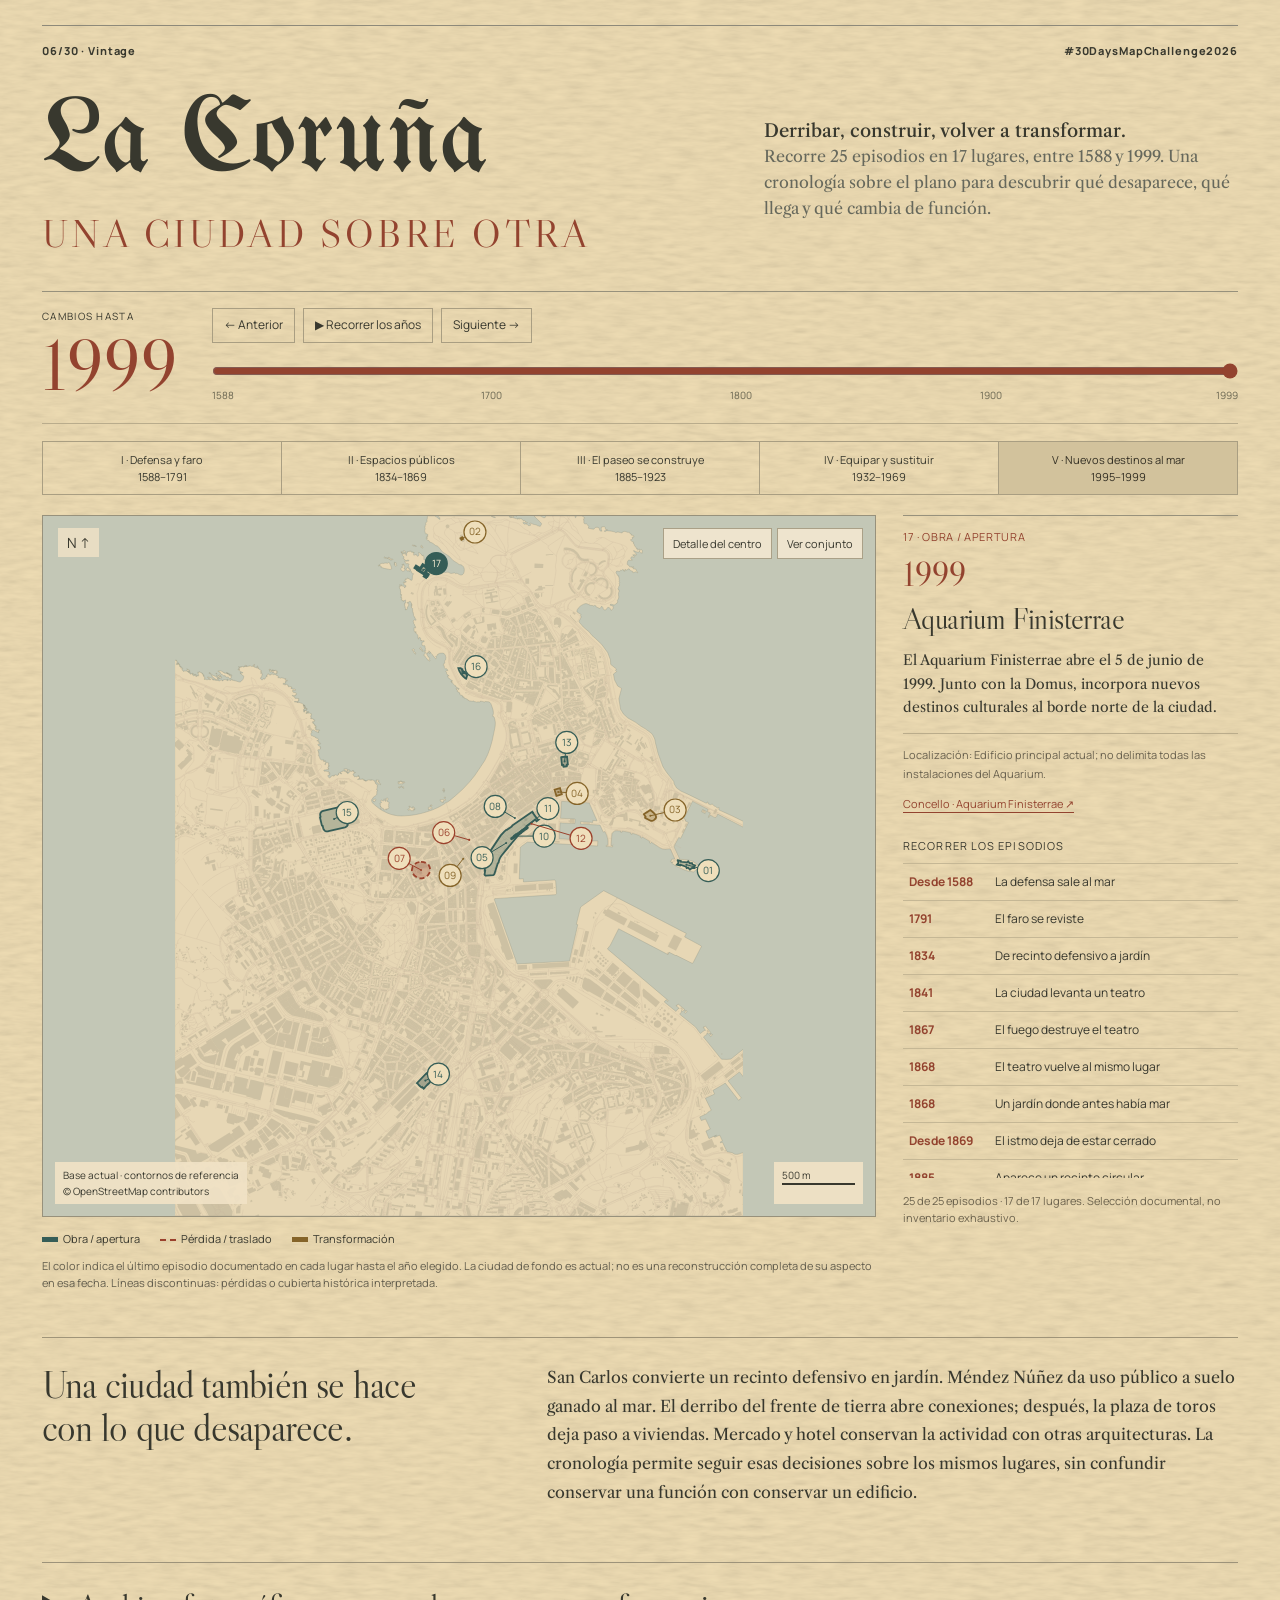
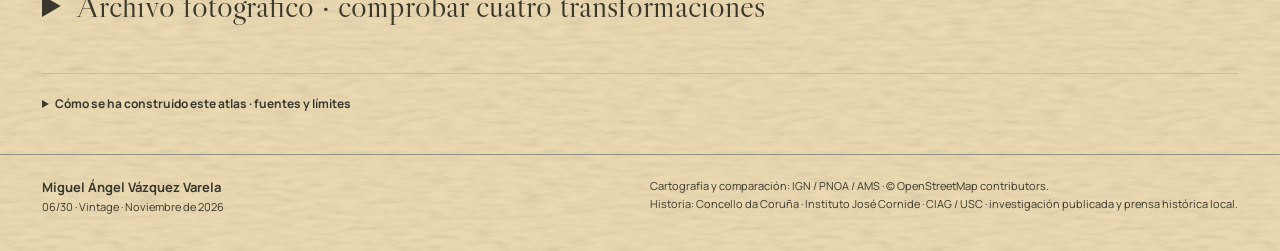
<file: day-06-vintage/index.html>
<!doctype html>
<html lang="es">
<head>
<meta charset="utf-8"><meta name="viewport" content="width=device-width,initial-scale=1">
<meta name="description" content="La Coruña que ya no está: cronología cartográfica de derribos, construcciones y transformaciones urbanas.">
<title>La Coruña · Una ciudad sobre otra · 06/30 Vintage</title>
<style>
@font-face{font-family:Caslon;src:url(fonts/LibreCaslonDisplay-Regular.ttf)}
@font-face{font-family:Manrope;src:url(fonts/Manrope.ttf);font-weight:200 800}
:root{--paper:#f2ecdf;--ink:#333c36;--red:#93432f;--muted:#656b60;--line:#cdc6b3;--sea:#bdd0ca}
*{box-sizing:border-box}[hidden]{display:none!important}body{margin:0;background:var(--paper);color:var(--ink);font:15px/1.65 Manrope,system-ui,sans-serif}a{color:var(--red);text-underline-offset:4px}button,input{font:inherit}button{cursor:pointer;color:inherit}button:focus-visible,a:focus-visible,input:focus-visible,[tabindex]:focus-visible{outline:3px solid var(--red);outline-offset:4px}header,main,footer{max-width:1520px;margin:auto;padding:0 42px}.eyebrow{display:flex;justify-content:space-between;gap:20px;border-top:1px solid var(--ink);padding-top:16px;margin-top:25px;font-size:12px;letter-spacing:.09em;font-weight:750}.masthead{display:grid;grid-template-columns:1.4fr 1fr;align-items:end;gap:60px;padding:36px 0 30px}h1{font:clamp(54px,6.3vw,96px)/.96 Caslon,serif;letter-spacing:-.025em;margin:0}h1 em{font-style:normal;color:var(--red)}.dek{max-width:510px;color:var(--muted);margin:0 0 5px;font-size:16px}.dek strong{color:var(--ink)}.toolbar{display:flex;justify-content:space-between;gap:15px;align-items:center;border-top:1px solid var(--line);padding:16px 0}.modes,.casebuttons{display:flex;gap:7px;flex-wrap:wrap}.modes button,.casebuttons button,.reset{border:1px solid var(--line);background:transparent;border-radius:3px;padding:8px 14px}.modes button[aria-pressed="true"],.casebuttons button[aria-pressed="true"]{background:var(--ink);color:var(--paper);border-color:var(--ink)}.casebuttons button{font-size:12px;padding:6px 10px}.workspace{display:grid;grid-template-columns:minmax(0,1fr) 330px;gap:26px;align-items:start}.mapbox{position:relative;border:1px solid var(--line);overflow:hidden;background:var(--sea)}#map{display:block;width:100%;aspect-ratio:1.4;touch-action:pan-y}.maplabel{pointer-events:none;position:absolute;left:16px;top:14px;background:var(--paper);padding:5px 10px;font-size:11px;font-weight:750;max-width:75%}.north{position:absolute;right:16px;top:14px;font-size:12px;background:var(--paper);padding:4px 8px;pointer-events:none}.scale{position:absolute;right:14px;bottom:15px;padding:8px 12px;background:var(--paper);font-size:10px;pointer-events:none}.scaleline{display:block;border:solid var(--ink);border-width:0 1px 2px;height:5px;margin-top:3px}.mapfoot{display:flex;justify-content:space-between;gap:18px;flex-wrap:wrap;font-size:11px;color:var(--muted);margin:9px 0}.red{color:var(--red)}.maptools{padding:12px 0 8px;display:flex;gap:15px;align-items:center}.maptools label{font-size:12px;min-width:115px}.maptools input{accent-color:var(--red);flex:1;min-width:80px}.hint{margin:0;font-size:12px;color:var(--muted);min-height:42px}.casecard{border-top:3px solid var(--red);padding-top:15px}.caseindex{font-size:12px;font-weight:750;letter-spacing:.08em;color:var(--red);margin:0}h2{font:38px/1.06 Caslon,serif;margin:14px 0 18px;letter-spacing:-.02em}.event{display:inline-block;border:1px solid var(--line);padding:3px 8px;font-size:12px;margin:0 0 14px}.casecard p{font-size:13px}.nowthen{border-top:1px solid var(--line);border-bottom:1px solid var(--line);margin:17px 0}.nowthen div{padding:10px 0}.nowthen div+div{border-top:1px solid var(--line)}.nowthen strong{display:block;letter-spacing:.08em;font-size:10px;text-transform:uppercase;color:var(--red)}.nowthen span{font-size:12px}.reading{font-family:Caslon,serif!important;font-size:23px!important;line-height:1.25;border-left:2px solid var(--red);padding-left:13px}.evidence{font-size:12px}.evidence summary{cursor:pointer;font-weight:750}.evidence a{display:block;margin:8px 0}.locationnote{font-size:11px!important;color:var(--muted)}.photo-note{padding:12px 14px;background:#e9e1ce;font-size:12px!important}.details{margin-top:55px;padding-top:22px;border-top:1px solid var(--ink)}.details>h2{font-size:43px;margin-top:0}.details>.lead{color:var(--muted);max-width:800px}.stories{display:grid;grid-template-columns:1fr 1fr;gap:38px 35px;margin-top:30px}.story{border-top:1px solid var(--line);padding-top:17px}.story h3{font:31px/1.1 Caslon,serif;margin:8px 0 13px}.pairs{display:grid;grid-template-columns:1fr 1fr;gap:12px}.pairs figure{margin:0}.pairs img{display:block;width:100%;aspect-ratio:1;object-fit:contain;border:1px solid var(--line)}.pairs figcaption{font-size:11px;margin-top:5px}.story p{font-size:13px;max-width:600px}.coda{margin:55px 0 30px;display:grid;grid-template-columns:1fr 1.2fr;gap:60px;border-top:1px solid var(--ink);padding-top:25px}.coda h2{font-size:40px;margin:0}.coda p{margin:0;font-size:14px;max-width:650px}.method{margin-top:25px;border-top:1px solid var(--line);padding-top:20px;font-size:12px;color:var(--muted)}.method summary{cursor:pointer;font-weight:700;color:var(--ink)}footer{margin-top:40px;padding-top:22px;padding-bottom:35px;border-top:1px solid var(--ink);display:flex;justify-content:space-between;gap:25px;font-size:11px}footer strong{font-size:13px}footer p{margin:0}footer .credits{max-width:600px}svg .case-hit{cursor:pointer}svg .case-hit:hover circle,svg .case-hit:focus circle{stroke-width:7}.download{font-size:12px;white-space:nowrap}.sr{position:absolute;clip:rect(0,0,0,0);width:1px;height:1px;overflow:hidden}
@media(min-width:1600px){#map{max-height:840px}}@media(max-width:1000px){header,main,footer{padding-left:24px;padding-right:24px}.masthead{gap:30px}.workspace{grid-template-columns:minmax(0,1fr) 285px;gap:20px}.toolbar{align-items:flex-start}.casebuttons{max-width:440px}}@media(max-width:760px){header,main,footer{padding-left:18px;padding-right:18px}.eyebrow{font-size:10px;letter-spacing:.04em}.masthead{display:block;padding:26px 0 22px}h1{font-size:64px}.dek{margin-top:24px;font-size:14px}.toolbar{display:block}.modes{margin-bottom:12px}.modes button{font-size:12px;padding:7px 10px}.workspace{display:block}.casecard{margin-top:23px}.casecard h2{font-size:37px}.stories{grid-template-columns:1fr;gap:30px}.coda{display:block}.coda p{margin-top:20px}footer{display:block}footer .credits{margin-top:20px}#map{aspect-ratio:1}.details{margin-top:35px}.maplabel{left:9px;top:9px;font-size:10px;max-width:80%}.north{right:9px;top:9px}.casebuttons{max-width:none}.mapfoot{font-size:10px}}
@media(prefers-reduced-motion:reduce){*{scroll-behavior:auto!important}}
</style>

<style id="archive-theme">
@font-face{font-family:Book;src:url(fonts/LibreCaslonText.ttf);font-weight:400 700}
@font-face{font-family:Gothic;src:url(fonts/UnifrakturMaguntia-Regular.ttf)}
:root{--paper:#f2ecdf;--ink:#38382e;--red:#93432f;--muted:#66685c;--line:#c2bcac;--sea:#bfc5b4}
body{font-family:Book,serif;font-size:16px;background:#ead9b2 url(assets/parchment.svg) repeat;font-variant-numeric:lining-nums}
.eyebrow{font-family:Manrope,sans-serif;font-size:11px;letter-spacing:.08em;border-color:#8d897a}
.masthead{padding:27px 0 28px;gap:58px;align-items:center}
h1{font-family:Gothic,serif;font-size:105px;line-height:1.05;letter-spacing:0;text-transform:none}
h1 br{display:none}h1 em{display:block;font-family:Caslon,serif;font-size:.37em;letter-spacing:.09em;text-transform:uppercase;line-height:1.25;margin-top:12px;color:var(--red)}
.dek{font-family:Book,serif;font-size:16px;line-height:1.6;max-width:490px}.dek strong{font-size:18px;font-weight:500;line-height:1.4}
.toolbar{border-color:#9e9b8d;padding:14px 0}.modes button,.casebuttons button,.reset{font-family:Manrope,sans-serif;font-size:12px;border-radius:0;border-color:#a7a392;box-shadow:none;background:transparent;padding:8px 13px}
.modes button[aria-pressed=true],.casebuttons button[aria-pressed=true]{background:var(--ink);color:#f5f0e5;border-color:var(--ink)}
.casebuttons button{font-size:11px;padding:6px 9px}.mapbox{border:1px solid #93917f;box-shadow:none}#map{cursor:crosshair}
.maplabel{font-family:Manrope,sans-serif;font-size:11px;font-weight:600;background:#f2ecdfed;border:none}
.north{font-family:Manrope,sans-serif;font-size:12px;background:#f2ecdfde;padding:6px 9px}.north span{display:block;text-align:center}.north svg{display:block;width:12px;height:29px;margin:3px auto 0}
.mapfoot{font-family:Manrope,sans-serif;font-size:11px;line-height:1.5;color:var(--muted);margin-top:10px}.scale{font-family:Manrope,sans-serif;font-size:11px;background:#f2ecdfeb;border:none}.scaleline{border-color:var(--ink)}
.casecard{border-top:1px solid #93917f;padding-top:14px}.caseindex{font-family:Manrope,sans-serif;font-size:11px;font-weight:600;letter-spacing:.07em}h2{font-family:Caslon,serif;font-size:37px;line-height:1.1}.casecard p{font-family:Book,serif;font-size:14px;line-height:1.6}.event{font-family:Manrope,sans-serif;font-size:11px;border-color:#c2bcac}.nowthen strong{font-family:Manrope,sans-serif;font-size:10px;font-weight:650}.nowthen span{font-size:13px}.reading{font-family:Book,serif!important;font-size:19px!important;font-style:italic;line-height:1.45;padding-left:13px}.evidence{font-family:Manrope,sans-serif;font-size:11px}.locationnote{font-size:11px!important}.photo-note{background:#e5dfd0;font-size:12px!important}.hint{font-family:Manrope,sans-serif;font-size:12px}.maptools label{font-family:Manrope,sans-serif;font-size:12px}
.details{border-color:#93917f}.details>h2{font-family:Caslon,serif;font-size:44px}.details>.lead{font-size:16px}.story{border-color:#c2bcac}.story h3{font-family:Caslon,serif;font-size:33px}.pairs img{border:1px solid #b1ad9d}.pairs figcaption{font-family:Manrope,sans-serif;font-size:11px}.story p{font-size:14px}.coda{border-color:#93917f}.coda h2{font-family:Caslon,serif;font-size:41px}.coda p{font-size:16px}.method{font-family:Manrope,sans-serif;font-size:12px}footer{font-family:Manrope,sans-serif;border-color:#93917f;font-size:11px}footer strong{font-size:13px}
@media(max-width:1000px){h1{font-size:89px}.masthead{gap:26px}.dek{font-size:15px}}
@media(max-width:760px){.eyebrow{font-size:10px}.masthead{padding:25px 0}h1{font-size:76px}h1 em{font-size:.38em;letter-spacing:.07em;margin-top:9px}.dek{font-size:14px;margin-top:22px}.dek strong{font-size:16px}.toolbar{margin-top:0}.modes button{font-size:11px;padding:8px 9px}.maplabel{font-size:10px}.north{right:8px;top:36px}.casebuttons button{font-size:11px}.casecard{margin-top:25px}.casecard p{font-size:14px}.mapfoot{font-size:10px}.coda h2{font-size:36px}}
</style>

<style>.chronicle{margin:5px 0 55px}.timebar{border-top:1px solid #97917c;border-bottom:1px solid #b9ac8c;padding:16px 0 20px;display:grid;grid-template-columns:145px 1fr;gap:25px;align-items:center}.timebar output{font:72px/1 Caslon,serif;color:var(--red);font-variant-numeric:lining-nums}.timebar .until{display:block;font:10px Manrope,sans-serif;letter-spacing:.13em;text-transform:uppercase;margin-bottom:6px}.time-controls{display:flex;gap:8px;align-items:center;flex-wrap:wrap}.time-controls button,.chapter button,.event-row,.zoom-time{font:12px/1.4 Manrope,sans-serif;background:transparent;border:1px solid #a99e82;padding:8px 11px;border-radius:0}.time-controls button[aria-pressed=true]{background:var(--ink);color:#f5ead0}.time-controls input{width:100%;margin:12px 0 0;accent-color:var(--red)}.time-ticks{display:flex;justify-content:space-between;font:10px Manrope,sans-serif;margin-top:1px;color:#66634f}.chapter{display:flex;gap:0;margin:17px 0 20px}.chapter button{flex:1;border-right:0;font-size:11px;line-height:1.55;padding:9px 4px}.chapter button:last-child{border-right:1px solid #a99e82}.chapter button[aria-pressed=true]{background:#d2c29c;color:#332f24}.time-workspace{display:grid;grid-template-columns:minmax(0,1fr) 335px;gap:27px}.time-mapbox{border:1px solid #97917c;position:relative;background:#c3c7b6;height:min(78vh,880px);min-height:600px;overflow:hidden}#time-map{width:100%;height:100%;display:block}#time-map .time-marker{cursor:pointer}#time-map .time-marker:focus{outline:none}#time-map .time-marker:focus .badge{stroke:#161c18;stroke-width:5}.time-ref{position:absolute;bottom:12px;left:12px;right:12px;display:flex;justify-content:space-between;gap:12px;pointer-events:none;font:10px/1.6 Manrope,sans-serif}.time-ref span{background:#f1e3c6e8;padding:5px 8px}.time-maptools{position:absolute;right:12px;top:12px;display:flex;gap:5px}.time-maptools button{background:#f2e7d0ed;font-size:11px;padding:7px 9px;border-color:#aaa087}.time-north{position:absolute;left:15px;top:12px;font:14px Manrope,sans-serif;pointer-events:none;background:#eee1c5df;padding:5px 9px}.time-legend{display:flex;gap:20px;flex-wrap:wrap;font:11px/1.8 Manrope,sans-serif;margin:12px 0 8px}.time-legend b{display:inline-block;width:16px;height:5px;margin-right:5px;vertical-align:middle}.time-legend b[data-action=build]{background:#355d57}.time-legend b[data-action=remove]{border-top:2px dashed #9b412c;height:1px}.time-legend b[data-action=change]{background:#856429}.time-warning{font:11px/1.6 Manrope,sans-serif;color:#625d4d;margin:7px 0 0;max-width:870px}.time-card{border-top:1px solid #97917c;padding-top:13px}#time-type{font:11px Manrope,sans-serif;text-transform:uppercase;letter-spacing:.06em;color:var(--red)}#time-date{font:34px/1.1 Caslon,serif;margin:12px 0 5px;color:var(--red)}#time-place{font:30px/1.15 Caslon,serif;margin:9px 0 12px}#time-story{font-size:14px;line-height:1.7;margin:0 0 13px}#time-geometry{font:11px/1.7 Manrope,sans-serif;color:#68604e;border-top:1px solid #baac8b;padding-top:12px}.time-source{font:11px/1.7 Manrope,sans-serif;display:block;margin-top:12px}.time-list-title{font:11px Manrope,sans-serif;letter-spacing:.1em;text-transform:uppercase;margin:24px 0 10px}.event-list{max-height:315px;overflow:auto;border-top:1px solid #c5b795;scrollbar-color:#ac9a76 #e9d9b5}.event-row{display:grid;grid-template-columns:78px 1fr;gap:8px;border:0;border-bottom:1px solid #c5b795;width:100%;text-align:left;padding:9px 6px;line-height:1.5}.event-row[aria-pressed=true]{background:#dbca9f}.event-row.future{color:#746e5b}.event-row .event-year{font-weight:700;color:var(--red)}.chronicle-count{font:11px/1.5 Manrope,sans-serif;color:#6a614c;margin:15px 0 0}.archive-documents{border-top:1px solid #9d937a;margin-top:40px}.archive-documents>summary{cursor:pointer;font:33px/1.25 Caslon,serif;padding:22px 0}.archive-documents .masthead{display:none}.chronicle-reading{margin:45px 0 22px;display:grid;grid-template-columns:1fr 1.5fr;gap:45px;border-top:1px solid #9f9479;padding-top:25px}.chronicle-reading h2{font-size:39px;margin:0}.chronicle-reading p{margin:0;font-size:16px;line-height:1.8}.time-title{font:12px Manrope,sans-serif;text-transform:uppercase;letter-spacing:.12em;margin:0 0 13px}.interval-note{font:11px/1.6 Manrope,sans-serif;color:#81502c}.time-static{font:11px Manrope,sans-serif;color:#645d4d}
@media(max-width:1000px){.time-workspace{grid-template-columns:minmax(0,1fr) 290px;gap:18px}.time-mapbox{min-height:570px}.chapter button{font-size:10px}.timebar{grid-template-columns:120px 1fr;gap:20px}.timebar output{font-size:65px}}
@media(max-width:760px){.time-workspace{display:block}.time-mapbox{height:72vh;min-height:500px}.time-card{margin-top:24px}.timebar{grid-template-columns:95px 1fr;gap:12px}.timebar output{font-size:54px}.time-controls button{font-size:10px;padding:8px 7px}.chapter{flex-wrap:wrap;gap:5px}.chapter button{flex:1 0 30%;border:1px solid #a99e82;font-size:10px}.time-ref{font-size:9px;left:8px;right:8px}.time-ref span{max-width:62%}.time-legend{gap:10px;font-size:10px}.chronicle-reading{display:block}.chronicle-reading p{margin-top:20px;font-size:14px}.chronicle-reading h2{font-size:32px}.event-list{max-height:240px}.time-maptools button{font-size:10px}.time-warning{font-size:10px}}

.time-ticks{position:relative;height:15px}.time-ticks span{position:absolute;transform:translateX(-50%)}.time-ticks span:nth-child(1){left:0;transform:none}.time-ticks span:nth-child(2){left:27.25%}.time-ticks span:nth-child(3){left:51.58%}.time-ticks span:nth-child(4){left:75.91%}.time-ticks span:nth-child(5){left:100%;transform:translateX(-100%)}
</style>
</head>
<body>
<header>
<div class="eyebrow"><span>06/30 · Vintage</span><span>#30DaysMapChallenge2026</span></div>
<div class="masthead"><h1>La Coruña<br><em>una ciudad sobre otra</em></h1><p class="dek"><strong>Derribar, construir, volver a transformar.</strong><br>Recorre 25 episodios en 17 lugares, entre 1588 y 1999. Una cronología sobre el plano para descubrir qué desaparece, qué llega y qué cambia de función.</p></div>
</header>
<main>
<section class="chronicle" aria-label="Cronología cartográfica de A Coruña">
<div class="timebar">
<div><span class="until">Cambios hasta</span><output id="year-value" for="year">1999</output></div>
<div class="time-controls"><button id="previous-year" aria-label="Episodio anterior">← Anterior</button><button id="play-time" aria-pressed="false">▶ Recorrer los años</button><button id="next-year" aria-label="Episodio siguiente">Siguiente →</button><label class="sr" for="year">Año de la cronología</label><input type="range" id="year" min="1588" max="1999" value="1999" step="1"><div class="time-ticks" style="width:100%"><span>1588</span><span>1700</span><span>1800</span><span>1900</span><span>1999</span></div></div></div>
<nav class="chapter" aria-label="Capítulos de la transformación"><button data-chapter="0">I · Defensa y faro<br>1588–1791</button><button data-chapter="1">II · Espacios públicos<br>1834–1869</button><button data-chapter="2">III · El paseo se construye<br>1885–1923</button><button data-chapter="3">IV · Equipar y sustituir<br>1932–1969</button><button data-chapter="4" aria-pressed="true">V · Nuevos destinos al mar<br>1995–1999</button></nav>
<div class="time-workspace">
<div>
<div class="time-mapbox">
<svg id="time-map" viewBox="0 0 3250 4600" role="img" aria-labelledby="time-map-title time-map-description" xmlns="http://www.w3.org/2000/svg"><title id="time-map-title">Cambios documentados en A Coruña entre 1588 y 1999</title><desc id="time-map-description">La base de calles y costa es actual. Al cambiar el año aparecen los episodios documentados. Los contornos actuales localizan lugares; no restituyen las plantas históricas.</desc><image href="assets/chronicle-context.svg" width="3250" height="4600"/><g id="time-shapes"></g><g id="time-labels"></g></svg>
<div class="time-north" title="Norte de cuadrícula">N ↑</div>
<div class="time-maptools"><button id="time-center" class="zoom-time">Detalle del centro</button><button id="time-overview" class="zoom-time">Ver conjunto</button></div>
<div class="time-ref"><span>Base actual · contornos de referencia<br>© OpenStreetMap contributors</span><span><span id="time-scale" style="display:block;border-bottom:2px solid #38382e;padding:0;background:none">500 m</span></span></div>
</div>
<div class="time-legend"><span><b data-action="build"></b>Obra / apertura</span><span><b data-action="remove"></b>Pérdida / traslado</span><span><b data-action="change"></b>Transformación</span></div>
<p class="time-warning">El color indica el último episodio documentado en cada lugar hasta el año elegido. La ciudad de fondo es actual; no es una reconstrucción completa de su aspecto en esa fecha. Líneas discontinuas: pérdidas o cubierta histórica interpretada.</p>
</div>
<aside class="time-card" aria-label="Episodio seleccionado">
<div id="time-type">Obra / apertura</div><p id="time-date">1999</p><h2 id="time-place">Aquarium Finisterrae</h2><p id="time-story"></p><p class="interval-note" id="time-interval" hidden></p><p id="time-geometry"></p><a class="time-source" id="time-source" target="_blank" rel="noopener noreferrer"></a>
<p class="time-list-title">Recorrer los episodios</p><div class="event-list" id="event-list" role="group" aria-label="Elegir episodio"></div><p class="chronicle-count" id="chronicle-count"></p>
</aside>
</div>
<div class="chronicle-reading"><h2>Una ciudad también se hace<br>con lo que desaparece.</h2><p>San Carlos convierte un recinto defensivo en jardín. Méndez Núñez da uso público a suelo ganado al mar. El derribo del frente de tierra abre conexiones; después, la plaza de toros deja paso a viviendas. Mercado y hotel conservan la actividad con otras arquitecturas. La cronología permite seguir esas decisiones sobre los mismos lugares, sin confundir conservar una función con conservar un edificio.</p></div>
</section>

<details class="archive-documents" id="photoarchive" open><summary>Archivo fotográfico · comprobar cuatro transformaciones</summary>
<div class="toolbar"><div class="modes" role="group" aria-label="Modo de mapa"><button data-mode="plan" aria-pressed="true">Plano</button><button data-mode="compare" aria-pressed="false">Comparar vuelos</button><button data-mode="lens" aria-pressed="false">Linterna del tiempo</button></div><button class="reset" id="reset">Ver conjunto</button></div>
<div class="workspace">
<section aria-label="Mapa y controles">
<div class="mapbox">
<svg id="map" preserveAspectRatio="xMidYMid slice" viewBox="550 600 1750 1250" xmlns="http://www.w3.org/2000/svg" role="img" aria-labelledby="maptitle mapdesc">
<title id="maptitle">Cuatro lugares de la Coruña desaparecida</title><desc id="mapdesc">Selecciona un lugar con los botones de debajo. Compara fotografías oficiales o mueve la linterna para revelar el vuelo histórico.</desc>
<defs><clipPath id="reveal"><rect id="curtain" x="0" y="0" width="1200" height="1971"/><circle id="lens" cx="980" cy="1480" r="220" display="none"/></clipPath></defs>
<image id="plan" href="assets/context.svg" width="2400" height="1971"/>
<image id="recent" href="assets/ortho2023.jpg" width="2400" height="1971" display="none"/>
<image id="historic" href="assets/ortho1956.jpg" width="2400" height="1971" clip-path="url(#reveal)" display="none"/>
<path id="roof" fill="#93432f" fill-opacity=".16" stroke="#93432f" stroke-width="4" stroke-dasharray="8 5"/>
<g id="markers"></g>
<line id="divider" x1="1200" x2="1200" y1="0" y2="1971" stroke="#f2ecdf" stroke-width="6" display="none"/>
<circle id="lensborder" cx="980" cy="1480" r="220" fill="none" stroke="#f2ecdf" stroke-width="5" display="none" pointer-events="none"/>
</svg>
<div class="maplabel" id="maplabel">Plano actual · lugares documentados</div><div class="north" title="Norte de cuadrícula"><span>N</span><svg viewBox="0 0 12 29" aria-hidden="true"><path d="M6 27V2M6 2L2 10M6 2L10 10" fill="none" stroke="currentColor" stroke-width="1.2"/></svg></div><div class="scale"><span id="scalevalue">200 m</span><span class="scaleline" id="scaleline"></span></div>
</div>
<div class="mapfoot"><span><span class="red">●</span> Lugares de referencia · <span class="red">▱</span> Cubierta interpretada de la plaza de toros</span><span>IGN / PNOA / AMS · © OpenStreetMap</span></div>
<div class="maptools" id="maptools" hidden><label for="position" id="positionlabel">Dividir imágenes</label><input type="range" id="position" min="0" max="100" value="50" aria-label="Posición de la comparación histórica"></div>
<p class="hint" id="hint">Selecciona un lugar. El plano es actual; cada caso conserva su propia fecha histórica.</p>
<div class="casebuttons" id="casebuttons" role="group" aria-label="Elegir lugar"></div>
</section>
<aside class="casecard" id="casecard" aria-label="Historia del lugar seleccionado" aria-live="polite"></aside>
</div>
<section class="details" aria-labelledby="stories-title"><h2 id="stories-title">El mismo suelo, otra ciudad.</h2><p class="lead">Tres edificios se reconocen en el vuelo de 1956–1957. La muralla desapareció antes: su ficha cuenta una transformación anterior a estas fotografías. Cada pareja conserva el mismo encuadre.</p><div class="stories" id="stories"></div></section>
</details>
<section class="coda" hidden><h2>La memoria también<br>tiene forma.</h2><p>El mercado y el hotel conservaron su función en el lugar, con otras arquitecturas. La plaza de toros dejó una pista en la curva de una calle. El frente de tierra dio paso a nuevas conexiones. Mirar estas ausencias permite leer cambios que el plano actual, por sí solo, no cuenta.</p></section>
<details class="method"><summary>Cómo se ha construido este atlas · fuentes y límites</summary><p>Cronología de 25 episodios seleccionados en 17 lugares, más un archivo fotográfico de cuatro casos. No es un inventario exhaustivo ni una reconstrucción completa de la ciudad en cada año. Las fechas se refieren a inicio de obra, apertura, incendio, traslado o sustitución, según cada ficha. El color del plano indica el último episodio de esta selección hasta el año elegido. Los intervalos conservan su duración documental. Los contornos actuales no se atribuyen a la planta histórica. Contexto actual: OpenStreetMap, consulta de 9 de noviembre de 2026. Ortofotos: IGN, vuelo Americano Serie B (1956–1957) y capa PNOA 2023. Sistema de trabajo: ETRS89 / UTM 29N, EPSG:25829. El render solicitado a las imágenes es de aproximadamente 0,79 m por píxel; el vuelo histórico aporta información de 1 m de resolución, según el servicio.</p><p>Los puntos del hotel y del mercado son referencias de sus edificios actuales; no representan la planta histórica. El punto de la muralla sitúa el entorno de Juana de Vega, sin reconstruir su trazado. El contorno de la plaza de toros es una lectura manual de la cubierta visible en el vuelo histórico, con precisión no certificada. La perspectiva y el relieve pueden desplazar las cubiertas respecto al suelo. No se calculan superficies perdidas, alturas ni efectos sobre los tiempos de viaje.</p><p>La cronología del mercado distingue la nave central (nueva apertura en 1958) de los cuerpos laterales (años sesenta). El dibujo combina una cabecera de letra gótica y un soporte de pergamino con una composición cartográfica sobria. Sus tramas no representan profundidad ni árboles inventariados; la flecha señala el norte de cuadrícula. Los casos son de los siglos XIX y XX. El plano militar de 1845 se consultó como referencia histórica; no se ha utilizado para inventar una muralla digitalizada ni para ilustrar edificios posteriores.</p><p>Ortofotos: © IGN / PNOA / Army Map Service, licencia <a href="https://creativecommons.org/licenses/by/4.0/">CC BY 4.0</a>. Datos urbanos: © <a href="https://www.openstreetmap.org/copyright">OpenStreetMap contributors, ODbL</a>. <a href="assets/context.geojson" download>Descargar el contexto vectorial derivado</a>. Fuentes históricas enlazadas en cada ficha; no se reproducen fotografías ni reconstrucciones virtuales de terceros. Tipografías UnifrakturMaguntia, Libre Caslon Display, Libre Caslon Text y Manrope: SIL Open Font License.</p></details>
</main>
<footer><div><strong>Miguel Ángel Vázquez Varela</strong><p>06/30 · Vintage · Noviembre de 2026</p></div><div class="credits"><p>Cartografía y comparación: IGN / PNOA / AMS · © OpenStreetMap contributors.</p><p>Historia: Concello da Coruña · Instituto José Cornide · CIAG / USC · investigación publicada y prensa histórica local.</p></div></footer>
<script>
const ATLAS={"extent": {"crs": "EPSG:25829", "bbox": [547013.24, 4801183.1, 548913.24, 4802743.1], "width": 2400, "height": 1971}, "cases": [{"id": "muralla", "number": "01", "title": "El frente de tierra", "short": "La barrera se abre", "event": "Desde 1869", "period": "Derribo del frente de tierra", "kind": "Apertura", "osm_way": 636037696, "location_note": "Punto de referencia en la actual Juana de Vega. Localiza el entorno, no el trazado ni una puerta histórica.", "before": "Fortificación que cerraba el istmo por tierra.", "after": "Entorno de Juana de Vega y conexiones hacia el Ensanche.", "story": "El derribo del frente de tierra comenzó en 1869. La apertura comunicó espacios antes separados por la defensa. No corresponde al mismo episodio que la retirada de las murallas entre Ciudad Vieja y Pescadería.", "reading": "Una barrera desaparece; el espacio se incorpora a las conexiones urbanas.", "photo_note": "La muralla ya había sido derribada cuando se tomó el vuelo de 1956–1957. Las dos fotografías muestran etapas posteriores, no un antes y después del derribo.", "sources": [{"label": "Cornide n.º 4 · Garás, p. 288", "url": "https://www.coruna.gal/descarga/1453840520283/Revista-Instituto-Cornide-n-4.pdf"}, {"label": "Carlos Fernández · El derribo de las murallas, 2007", "url": "https://www.lavozdegalicia.es/noticia/coruna/coruna/2007/11/11/derribo-murallas/0003_6309121.htm"}], "confidence": "Cronología contrastada en fuentes secundarias. Localización orientativa; trazado no reconstruido.", "radius_m": 190, "xy": [548120.1487792353, 4801779.106163755], "lonlat": [-8.406079582321567, 43.36733326201427], "pixel": [1398.2005632446196, 1217.9691354090025]}, {"id": "mercado", "number": "02", "title": "El Mercado da Guarda", "short": "El mercado cambia de piel", "event": "1958 · años sesenta", "period": "Sustitución por fases", "kind": "Misma función", "osm_way": 800317432, "location_note": "Referencia: centro del edificio actual de la plaza de Lugo según OSM. No representa la planta del mercado histórico.", "before": "Mercado de hierro inaugurado el 9 de abril de 1910.", "after": "La plaza de Lugo conserva un mercado; su arquitectura ha cambiado.", "story": "La renovación fue gradual. La nueva nave central abrió a finales de 1958; los cuerpos norte y sur se sustituyeron en los años sesenta. No se atribuye al conjunto un único día de demolición.", "reading": "La actividad continúa en el lugar, aunque desaparezca su arquitectura anterior.", "photo_note": "El vuelo de 1956–1957 permite ver el conjunto anterior a la sustitución central. La fotografía de 2023 muestra una etapa posterior.", "sources": [{"label": "Concello da Coruña · Historia del mercado", "url": "https://www.coruna.gal/mercados/es/mercados/detalle/mercado-municipal-de-eusebio-da-guarda/entidad/1144274727110?argIdioma=es"}, {"label": "Teijeiro Mosquera y Fuentes Valcárcel · ICOMOS 2025", "url": "https://doi.org/10.4995/icomos2025.2025.21013"}], "confidence": "Historia institucional contrastada con investigación publicada. El punto identifica el lugar, no una huella histórica exacta.", "radius_m": 140, "xy": [548079.2590307678, 4801650.041821792], "lonlat": [-8.406595563841352, 43.36617378276676], "pixel": [1346.5503546541165, 1381.0369674664403]}, {"id": "toros", "number": "03", "title": "La plaza de toros", "short": "El círculo deja una pista", "event": "1967", "period": "Derribo", "kind": "Traza urbana", "image_pixel": [980, 1480], "location_note": "Centro visual del ruedo interpretado en la ortofoto oficial de 1956–1957. Aproximación cartográfica, no levantamiento topográfico.", "before": "Plaza de toros inaugurada en 1885, visible en el vuelo histórico.", "after": "Viviendas y calles; la curva de Magistrado Manuel Artime conserva una pista del recinto.", "story": "La plaza comenzó a demolerse en 1967. Al comparar las fotografías se reconoce el cambio del recinto circular a la edificación residencial. La prensa histórica local relaciona la curva de Magistrado Manuel Artime con la antigua plaza.", "reading": "El edificio se pierde, pero una parte de su forma puede seguir leyéndose en la calle.", "photo_note": "Contorno visible de cubierta interpretado manualmente en el vuelo de 1956–1957. No es una huella catastral y puede incluir desplazamiento de cubierta.", "sources": [{"label": "Doda Vázquez · La calle redonda, 2025", "url": "https://www.elidealgallego.com/articulo/a-coruna/coruna-insolita-calle-redonda-evidencia-huellas-antigua-plaza-toros-5260784"}, {"label": "IGN · Vuelo Americano Serie B", "url": "https://www.ign.es/wms/pnoa-historico?service=WMS&request=GetCapabilities"}], "confidence": "Recinto comprobado visualmente en la ortofoto. Cronología y relación con la calle: fuente secundaria local.", "radius_m": 150, "xy": [547789.0733333334, 4801571.714916286], "lonlat": [-8.410183743716532, 43.36548705073846], "pixel": [980.000000000049, 1479.9999999996435]}, {"id": "hotel", "number": "04", "title": "El Hotel Atlantic", "short": "Un hotel sustituye a otro", "event": "1967", "period": "Derribo del edificio de 1923", "kind": "Misma función", "osm_way": 132917826, "location_note": "Referencia: edificio hotelero actual según OSM. Su centro no se usa como planta ni centro exacto del hotel de 1923.", "before": "Hotel Atlantic de 1923, junto a Méndez Núñez.", "after": "Otro edificio hotelero en el mismo entorno de los jardines.", "story": "El edificio original fue derribado en 1967 y sustituido por un establecimiento de mayor tamaño. El uso hotelero permanece, mientras cambia la presencia arquitectónica junto a los jardines.", "reading": "Conservar el uso de un lugar no implica conservar el edificio que lo identificaba.", "photo_note": "Las cubiertas visibles no coinciden necesariamente con la planta sobre el suelo. La comparación muestra la transformación, sin medir superficies o alturas.", "sources": [{"label": "CIAG / proyecto de investigación USC · Hotel Atlantic", "url": "https://ciagalicia.com/proxectos/hotel-atlantic-de-a-coruna/"}, {"label": "La Voz de Galicia · Demolición del Hotel Atlántico, 2007", "url": "https://www.lavozdegalicia.es/noticia/coruna/2007/07/10/demolicion-hotel-atlantico/0003_5971628.htm"}], "confidence": "Cronología coincidente en dos fuentes. No se reproduce la reconstrucción virtual de terceros.", "radius_m": 150, "xy": [548546.9866981539, 4801889.786079844], "lonlat": [-8.40080182948569, 43.368302347296826], "pixel": [1937.364250299668, 1078.1293183498944]}], "roof_pixels": [[980, 1409], [1004, 1410], [1028, 1420], [1046, 1435], [1056, 1455], [1060, 1480], [1053, 1506], [1039, 1526], [1018, 1543], [993, 1551], [968, 1551], [943, 1542], [922, 1526], [907, 1504], [901, 1480], [907, 1453], [922, 1431], [944, 1416], [965, 1410], [980, 1409]], "default_view": [550, 600, 1750, 1250], "consulted": "2026-11-09", "crs": "EPSG:25829", "chronicle": {"title": "Una ciudad sobre otra", "period": [1588, 1999], "sources": {"anton": {"label": "Concello · Sistema defensivo", "url": "https://www.coruna.gal/castroelvina/es/castro-habitado/objetos/detalle/el-sistema-defensivo-de-la-ciudad/contenido/1453612623664?argIdioma=es"}, "torre": {"label": "Soraluce Blond · Informes de la Construcción / CSIC, 1993", "url": "https://doi.org/10.3989/ic.1993.v45.i427.1176"}, "carlos": {"label": "Concello · Jardín de San Carlos", "url": "https://www.coruna.gal/tourism/en/what-to-do-in-a-coruna/art-and-culture/tour-of-ciudad-vieja/detalle-ruta-ciudad-vieja/jardin-de-san-carlos/entidad/1149055933418?argIdioma=en"}, "teatro": {"label": "Concello · Historia del Teatro Rosalía", "url": "https://www.coruna.gal/web/es/temas/sociedad-y-bienestar/ocio-y-cultura/equipamientos-de-ocio/equipamiento/teatro-rosalia-de-castro/entidad/1150819583294?argIdioma=es"}, "jardines": {"label": "Concello · Jardines de Méndez Núñez", "url": "https://www.coruna.gal/web/es/actualidad/agenda/agenda-eventos/evento/jardines-de-mendez-nunez/entidad/1149055915904"}, "muralla": {"label": "Instituto José Cornide · Garás, n.º 4, p. 288", "url": "https://www.coruna.gal/descarga/1453840520283/Revista-Instituto-Cornide-n-4.pdf"}, "toros": {"label": "Doda Vázquez · La calle redonda, 2025", "url": "https://www.elidealgallego.com/articulo/a-coruna/coruna-insolita-calle-redonda-evidencia-huellas-antigua-plaza-toros-5260784"}, "obelisco": {"label": "Concello · A Coruña en tres días", "url": "https://www.coruna.gal/tourism/en/what-to-do-in-a-coruna/a-coruna-in-3-days?argIdioma=es"}, "mercado": {"label": "Concello · Mercado Eusebio da Guarda", "url": "https://www.coruna.gal/mercados/es/mercados/detalle/mercado-municipal-de-eusebio-da-guarda/entidad/1144274727110?argIdioma=es"}, "terraza": {"label": "BOE · Expediente BIC de La Terraza de Sada, 2018", "url": "https://boe.es/diario_boe/txt.php?id=BOE-A-2018-6649"}, "hotel": {"label": "CIAG / investigación USC · Hotel Atlantic", "url": "https://ciagalicia.com/proxectos/hotel-atlantic-de-a-coruna/"}, "agustin": {"label": "Concello · Guía de los mercados municipales, p. 9", "url": "https://www.coruna.gal/descarga/1453910572647/Guia-de-boas-practicas-nos-Mercados-Municipais-da-Coruna.pdf"}, "estacion": {"label": "Adif · Historia de la estación de A Coruña", "url": "https://www.adif.es/w/a-coruna"}, "riazor": {"label": "Concello · Historia de Riazor", "url": "https://www.coruna.gal/web/gl/actualidade/novas/nova/rey-destaca-que-o-estadio-de-riazor-forma-parte-da-nosa-identidade/suceso/1453735312950?argIdioma=gl"}, "domus": {"label": "Concello · Inauguración de la Domus en 1995", "url": "https://www.coruna.gal/web/gl/actualidade/novas/nova/o-museo-cientifico-da-domus-actualiza-o-video-do-parto-despois-de-27-anos/suceso/1453806134856?argIdioma=gl"}, "aquarium": {"label": "Concello · Aquarium Finisterrae", "url": "https://www.coruna.gal/mc2/es/aquarium-finisterrae?argIdioma=es"}}, "places": [{"id": "anton", "name": "San Antón", "number": "01", "osm": "relation/10430576", "geometry_note": "Perímetro actual de la fortaleza; no restituye su fase de 1588.", "geometry_role": "current_outline_reference", "xy": [3509.5, 2391.42], "d": "M3506.69,2405.22L3468.81,2391.15L3466.53,2392.62L3465.89,2395.77L3444.45,2391.29L3448.11,2386.98L3452.93,2381.33L3453.63,2377.36L3454.14,2374.55L3454.31,2373.58L3451.67,2366.43L3449.81,2361.43L3449.42,2361.3L3449.16,2361.0L3449.06,2360.69L3449.07,2360.38L3449.19,2360.11L3449.37,2359.9L3449.73,2359.75L3450.17,2359.78L3450.45,2359.94L3450.67,2360.26L3450.72,2360.68L3455.56,2361.85L3455.62,2361.63L3457.61,2362.15L3457.57,2362.35L3471.23,2365.69L3471.14,2371.11L3513.78,2375.45L3521.5,2367.67L3532.56,2381.27L3546.48,2380.59L3546.51,2380.33L3546.65,2380.03L3546.83,2379.87L3547.15,2379.69L3547.63,2379.67L3548.0,2379.85L3548.27,2380.22L3548.38,2380.53L3548.32,2380.89L3548.14,2381.21L3547.79,2381.48L3552.03,2390.12L3568.66,2395.78L3562.58,2403.9L3564.69,2414.67L3548.39,2413.85L3533.46,2424.02L3533.63,2424.41L3533.56,2424.82L3533.42,2425.03L3533.25,2425.2L3532.98,2425.32L3532.7,2425.3L3532.37,2425.19L3532.09,2424.92L3531.99,2424.59L3532.06,2424.19L3532.25,2423.94L3520.73,2411.75L3511.59,2414.37L3506.69,2405.22Z", "lonlat": [-8.387713825147365, 43.36570091287949]}, {"id": "torre", "name": "Torre de Hércules", "number": "02", "osm": "way/255916025", "geometry_note": "Edificio actual de referencia. La reforma no equivale a la construcción del faro romano.", "geometry_role": "current_outline_reference", "xy": [1969.43, 154.58], "d": "M1960.68,152.47L1971.52,145.86L1972.85,148.03L1976.35,153.72L1978.17,156.69L1967.34,163.29L1960.68,152.47Z", "lonlat": [-8.406524140674547, 43.38594165511585]}, {"id": "carlos", "name": "San Carlos", "number": "03", "osm": "way/75260465", "geometry_note": "Borde exterior actual del jardín; no certifica los parterres de 1834.", "geometry_role": "current_outline_reference", "xy": [3262.03, 2055.93], "d": "M3261.5,2015.95L3263.5,2018.86L3264.32,2018.56L3265.21,2018.66L3265.71,2018.83L3279.7,2031.18L3291.69,2042.65L3293.7,2045.0L3296.28,2049.21L3298.4,2053.5L3299.76,2056.95L3300.64,2060.01L3301.25,2062.54L3301.37,2064.67L3301.19,2067.29L3300.04,2070.95L3298.71,2073.5L3296.59,2075.91L3294.73,2077.46L3288.08,2083.67L3283.92,2086.79L3281.5,2088.15L3277.88,2089.47L3274.01,2090.26L3270.58,2090.52L3266.91,2090.15L3263.92,2089.37L3261.91,2088.81L3260.15,2088.03L3230.88,2072.4L3230.55,2072.07L3229.88,2072.18L3227.9,2071.6L3226.81,2070.74L3225.98,2069.33L3225.79,2067.82L3226.02,2066.13L3226.59,2065.27L3226.91,2064.81L3227.9,2063.68L3228.49,2063.25L3229.41,2062.6L3217.67,2044.91L3219.3,2043.83L3239.88,2030.14L3240.38,2030.9L3243.15,2028.93L3244.31,2028.12L3245.77,2027.08L3246.76,2026.37L3251.31,2023.15L3258.76,2017.88L3261.5,2015.95Z", "lonlat": [-8.390737755466114, 43.36873796632931]}, {"id": "teatro", "name": "Teatro Rosalía", "number": "04", "osm": "way/793774306", "geometry_note": "Edificio actual de referencia; se distinguen apertura, incendio y reconstrucción.", "geometry_role": "current_outline_reference", "xy": [2630.2, 1892.34], "d": "M2644.56,1872.65L2654.95,1908.06L2653.02,1908.63L2636.36,1913.55L2619.93,1918.42L2618.01,1918.98L2607.42,1883.67L2605.64,1877.71L2605.35,1876.72L2612.93,1874.46L2624.0,1871.18L2642.52,1865.69L2644.56,1872.65Z", "lonlat": [-8.398521229384038, 43.37025225241366]}, {"id": "jardines", "name": "Méndez Núñez", "number": "05", "osm": "way/40104674", "geometry_note": "Recinto actual del jardín. No delimita el relleno histórico ni fecha la totalidad del terreno ganado al mar.", "geometry_role": "current_outline_reference", "xy": [2273.35, 2242.98], "d": "M2314.91,2122.63L2312.45,2128.25L2278.69,2152.17L2274.15,2152.45L2262.24,2163.05L2257.2,2167.83L2236.45,2190.3L2152.53,2315.41L2142.45,2342.43L2141.47,2346.63L2138.12,2362.81L2127.11,2424.37L2125.84,2431.9L2129.39,2432.37L2125.12,2458.59L2126.43,2461.79L2131.69,2465.62L2136.18,2466.31L2184.34,2462.24L2188.48,2459.87L2192.66,2455.64L2193.51,2452.87L2197.7,2439.38L2198.96,2435.4L2204.68,2417.31L2206.37,2411.95L2213.96,2387.99L2215.53,2383.0L2217.61,2380.56L2221.52,2376.87L2224.27,2363.06L2229.23,2348.85L2236.43,2335.72L2244.83,2324.92L2269.21,2294.56L2309.08,2246.54L2311.0,2244.26L2355.92,2191.23L2363.52,2181.51L2368.18,2178.73L2372.93,2175.51L2366.76,2167.36L2368.34,2166.16L2384.79,2153.78L2386.83,2152.24L2388.46,2151.02L2404.98,2138.57L2406.5,2137.43L2412.68,2145.58L2415.53,2143.49L2421.7,2138.75L2412.52,2126.53L2472.23,2081.64L2481.44,2093.87L2486.89,2090.02L2494.98,2083.33L2490.84,2082.71L2478.23,2065.46L2477.6,2065.99L2476.53,2064.54L2470.22,2056.01L2469.11,2054.52L2469.76,2054.04L2457.18,2037.47L2458.08,2033.78L2453.2,2027.0L2444.72,2032.57L2314.91,2122.63Z", "lonlat": [-8.402956530005396, 43.36711814534563]}, {"id": "muralla", "name": "Frente de tierra", "number": "06", "legacy_case": "muralla", "geometry_note": "Punto en la Juana de Vega actual. No se ha reconstruido el trazado de la muralla.", "geometry_role": "current_location", "xy": [2020.15, 2220.89], "d": "", "lonlat": [-8.406079582321567, 43.36733326201427]}, {"id": "toros", "name": "Plaza de toros", "number": "07", "legacy_case": "toros", "geometry_note": "Cubierta visible interpretada del vuelo IGN 1956–1957; contorno aproximado, no huella catastral.", "geometry_role": "historic_roof_interpretation_1956_1957", "xy": [1689.91, 2427.53], "d": "M1689.07,2372.09L1708.07,2372.88L1727.07,2380.8L1741.32,2392.67L1749.24,2408.5L1752.41,2428.29L1746.86,2448.86L1735.78,2464.69L1719.16,2478.15L1699.36,2484.48L1679.57,2484.48L1659.78,2477.36L1643.16,2464.69L1631.28,2447.28L1626.53,2428.29L1631.28,2406.92L1643.16,2389.5L1660.57,2377.63L1677.2,2372.88L1689.07,2372.09Z", "lonlat": [-8.410173367916826, 43.36549380636411]}, {"id": "obelisco", "name": "Obelisco", "number": "08", "osm": "node/1659229170", "geometry_note": "Punto del monumento actual según OSM.", "geometry_role": "current_location", "xy": [2333.33, 2071.55], "d": "", "lonlat": [-8.4022012, 43.368657799999994]}, {"id": "mercado", "name": "Mercado da Guarda", "number": "09", "legacy_case": "mercado", "geometry_note": "Punto del mercado actual; no planta del edificio de hierro ni de sus fases de sustitución.", "geometry_role": "current_location", "xy": [1979.26, 2349.96], "d": "", "lonlat": [-8.406595563841352, 43.36617378276676]}, {"id": "terraza", "name": "La Terraza", "number": "10", "osm": "way/794434953", "geometry_note": "Edificio actual para el episodio de 1922. Los episodios del pabellón de madera se localizan solo con un punto en el entorno, sin asignarles esta planta.", "geometry_role": "current_outline_reference", "xy": [2334.01, 2195.01], "d": "M2309.48,2210.08L2308.57,2208.87L2310.35,2207.53L2320.96,2199.57L2321.27,2199.97L2328.67,2194.43L2327.0,2192.18L2331.81,2188.51L2336.97,2184.59L2338.7,2186.9L2346.11,2181.32L2345.82,2180.92L2353.68,2175.0L2356.04,2173.23L2360.86,2179.7L2358.67,2181.41L2350.74,2187.59L2351.37,2188.43L2343.9,2193.94L2333.97,2201.45L2326.54,2207.05L2325.9,2206.17L2315.26,2214.12L2313.48,2215.43L2312.93,2214.69L2311.99,2215.39L2311.44,2215.71L2310.86,2215.9L2310.56,2215.95L2309.96,2215.96L2309.37,2215.83L2309.1,2215.73L2308.58,2215.42L2308.13,2215.01L2307.77,2214.54L2307.64,2214.26L2307.45,2213.72L2307.38,2213.12L2307.44,2212.52L2307.52,2212.23L2307.75,2211.67L2308.11,2211.18L2308.56,2210.78L2309.48,2210.08Z", "lonlat": [-8.4022036985402, 43.367546144648784]}, {"id": "kiosco", "name": "Quiosco Alfonso", "number": "11", "osm": "way/132917856", "geometry_note": "Edificio actual de referencia; la fecha municipal se refiere al edificio, no se presenta como día de inauguración.", "geometry_role": "current_outline_reference", "xy": [2389.72, 2156.47], "d": "M2366.76,2167.36L2372.93,2175.51L2412.68,2145.58L2406.5,2137.43L2404.98,2138.57L2388.46,2151.02L2386.83,2152.24L2384.79,2153.78L2368.34,2166.16L2366.76,2167.36Z", "lonlat": [-8.401512759460259, 43.36788954755117]}, {"id": "hotel", "name": "Hotel Atlantic", "number": "12", "legacy_case": "hotel", "geometry_note": "Punto del hotel actual. No se atribuye su planta al edificio de 1923.", "geometry_role": "current_location", "xy": [2446.99, 2110.21], "d": "", "lonlat": [-8.40080182948569, 43.368302347296826]}, {"id": "agustin", "name": "Mercado de San Agustín", "number": "13", "osm": "way/71415530", "geometry_note": "Edificio actual de referencia; no medición de la cubierta histórica.", "geometry_role": "current_outline_reference", "xy": [2673.95, 1682.65], "d": "M2653.34,1653.34L2653.63,1656.26L2650.62,1656.57L2655.64,1705.74L2658.64,1705.43L2658.95,1708.54L2665.28,1707.89L2666.16,1716.52L2667.91,1716.35L2668.23,1719.42L2677.13,1718.53L2686.59,1717.57L2686.27,1714.46L2688.17,1714.27L2688.12,1713.77L2690.05,1713.58L2689.21,1705.28L2693.77,1704.82L2693.47,1701.83L2696.38,1701.54L2694.16,1679.51L2691.42,1652.44L2688.47,1652.73L2688.16,1649.81L2653.34,1653.34Z", "lonlat": [-8.397962625621435, 43.37213738756379]}, {"id": "estacion", "name": "San Cristóbal", "number": "14", "osm": "way/27817228", "geometry_note": "Edificio actual de viajeros, con reformas posteriores. No representa la estación completa de 1935 ni el primer ferrocarril de la ciudad.", "geometry_role": "current_outline_reference", "xy": [1718.97, 3871.66], "d": "M1762.67,3846.75L1769.03,3852.73L1769.59,3852.13L1774.9,3857.03L1769.68,3862.65L1768.98,3862.0L1746.92,3885.34L1748.16,3886.52L1742.34,3892.66L1736.51,3898.81L1735.1,3897.48L1712.55,3921.3L1713.18,3921.89L1708.04,3927.33L1702.7,3922.31L1703.43,3921.54L1697.24,3915.72L1694.15,3918.98L1691.44,3917.76L1687.52,3914.07L1686.13,3912.76L1683.3,3910.09L1681.75,3908.63L1677.98,3905.08L1676.33,3903.53L1673.74,3901.08L1672.07,3899.51L1669.79,3895.63L1661.44,3889.06L1725.03,3822.4L1726.5,3823.84L1732.36,3817.76L1738.17,3823.53L1741.92,3820.08L1766.18,3842.71L1762.67,3846.75Z", "lonlat": [-8.409940676640032, 43.35248897135531]}, {"id": "riazor", "name": "Estadio de Riazor", "number": "15", "osm": "way/34237293", "geometry_note": "Recinto actual del estadio; incluye reformas posteriores y no se presenta como perímetro de 1944.", "geometry_role": "current_outline_reference", "xy": [1093.48, 2078.22], "d": "M1019.4,2142.33L1015.25,2124.73L1014.1,2124.84L1012.8,2124.64L1011.55,2124.1L1010.49,2123.21L1009.75,2122.13L1009.32,2120.98L997.07,2068.53L996.94,2067.32L997.13,2066.01L997.69,2064.76L998.57,2063.72L999.65,2062.97L1000.59,2062.58L998.68,2054.47L998.03,2050.15L998.1,2045.54L999.01,2040.82L1000.79,2036.24L1003.4,2032.02L1006.02,2029.14L1006.7,2028.38L1010.51,2025.46L1014.6,2023.33L1018.76,2021.99L1134.99,1994.53L1139.41,1993.85L1144.02,1993.92L1148.73,1994.83L1153.31,1996.61L1157.53,1999.22L1161.18,2002.53L1164.09,2006.34L1166.22,2010.43L1167.56,2014.59L1169.61,2023.33L1170.59,2023.11L1171.81,2022.97L1173.11,2023.17L1174.36,2023.72L1175.42,2024.6L1176.17,2025.68L1176.6,2026.83L1188.9,2079.26L1189.03,2080.46L1188.84,2081.78L1188.28,2083.04L1187.41,2084.07L1186.33,2084.83L1185.18,2085.26L1184.2,2085.49L1184.67,2087.48L1183.4,2087.77L1185.9,2098.51L1188.63,2110.07L1183.44,2111.3L1185.82,2121.21L1183.49,2124.98L1180.12,2128.67L1176.37,2131.54L1172.28,2133.67L1168.12,2135.01L1055.72,2161.52L1051.87,2162.42L1047.55,2163.07L1042.94,2163.0L1038.23,2162.09L1033.65,2160.31L1029.43,2157.7L1025.79,2154.39L1022.87,2150.58L1020.74,2146.49L1019.4,2142.33Z", "lonlat": [-8.417504086844707, 43.368676681777124]}, {"id": "domus", "name": "Domus", "number": "16", "osm": "way/150639198", "geometry_note": "Edificio actual de referencia.", "geometry_role": "current_outline_reference", "xy": [1977.23, 1078.11], "d": "M2003.85,1098.78L2000.24,1113.81L1999.06,1115.6L1994.43,1112.39L1991.46,1110.33L1987.52,1107.36L1984.9,1105.14L1983.96,1104.33L1981.55,1102.3L1975.98,1097.07L1972.84,1093.46L1971.97,1092.37L1965.57,1084.39L1963.12,1081.09L1961.85,1079.16L1957.51,1072.6L1952.01,1061.75L1949.63,1056.09L1947.9,1051.24L1945.6,1043.71L1962.37,1043.72L1965.35,1047.36L1971.85,1049.61L1969.93,1055.38L1975.9,1057.1L1977.34,1061.9L1974.32,1066.22L1980.25,1066.72L1980.01,1074.56L1988.45,1068.67L1989.19,1077.69L1991.47,1077.87L1998.65,1077.52L1999.84,1077.46L2000.1,1085.85L2007.98,1091.81L2003.85,1098.78Z", "lonlat": [-8.406508965049847, 43.37762564518495]}, {"id": "aquarium", "name": "Aquarium Finisterrae", "number": "17", "osm": "way/792230459", "geometry_note": "Edificio principal actual; no delimita todas las instalaciones del Aquarium.", "geometry_role": "current_outline_reference", "xy": [1704.03, 371.02], "d": "M1724.58,394.95L1726.06,392.63L1736.24,399.05L1734.75,401.4L1737.26,403.43L1732.29,411.26L1729.6,409.56L1723.18,419.68L1719.22,417.19L1712.99,413.25L1719.45,403.09L1668.67,371.07L1670.37,368.4L1649.76,355.41L1656.27,345.15L1667.29,352.11L1676.85,358.15L1673.85,362.88L1681.21,367.52L1691.72,350.99L1702.06,334.7L1738.17,357.48L1717.28,390.35L1724.58,394.95Z", "lonlat": [-8.409819526625014, 43.384009775933066]}], "events": [{"id": "anton-1588", "place": "anton", "begin": 1588, "end": 1588, "date": "Desde 1588", "action": "build", "title": "La defensa sale al mar", "text": "Comienzan las obras del castillo de San Antón en una isla de la bahía. Se fecha el inicio de la obra, no la finalización de toda la fortaleza.", "source": "anton"}, {"id": "torre-1791", "place": "torre", "begin": 1791, "end": 1791, "date": "1791", "action": "change", "title": "El faro se reviste", "text": "La rehabilitación de finales del XVIII recupera el faro con una envolvente de sillería. La investigación del CSIC sitúa la reconstrucción en 1791; no es la fecha de origen de la torre romana.", "source": "torre"}, {"id": "carlos-1834", "place": "carlos", "begin": 1834, "end": 1834, "date": "1834", "action": "change", "title": "De recinto defensivo a jardín", "text": "Francisco de Mazarredo transforma el recinto de San Carlos en el jardín romántico. Se reutiliza un enclave de la defensa de la ciudad.", "source": "carlos"}, {"id": "teatro-1841", "place": "teatro", "begin": 1841, "end": 1841, "date": "1841", "action": "build", "title": "La ciudad levanta un teatro", "text": "Se termina el Teatro Nuevo o Principal, hoy Rosalía de Castro, sobre el solar que el Ayuntamiento había adquirido en 1838.", "source": "teatro"}, {"id": "teatro-1867", "place": "teatro", "begin": 1867, "end": 1867, "date": "1867", "action": "remove", "title": "El fuego destruye el teatro", "text": "Un incendio destruye el teatro. Es una pérdida por fuego, no un derribo urbanístico; el episodio se distingue de su reconstrucción posterior.", "source": "teatro"}, {"id": "teatro-1868", "place": "teatro", "begin": 1868, "end": 1868, "date": "1868", "action": "change", "title": "El teatro vuelve al mismo lugar", "text": "Se reconstruye el teatro tras el incendio del año anterior. La continuidad del lugar no implica que toda su arquitectura permanezca intacta.", "source": "teatro"}, {"id": "jardines-1868", "place": "jardines", "begin": 1868, "end": 1868, "date": "1868", "action": "build", "title": "Un jardín donde antes había mar", "text": "Se inauguran los Jardines del Ensanche, después Méndez Núñez, sobre terreno ganado al mar. La fecha corresponde al jardín: no fecha todo el proceso de relleno.", "source": "jardines"}, {"id": "muralla-1869", "place": "muralla", "begin": 1869, "end": 1869, "date": "Desde 1869", "action": "remove", "title": "El istmo deja de estar cerrado", "text": "Comienza el derribo del frente de tierra. El entorno de Juana de Vega pasa de barrera defensiva a conexión con la ciudad que se expande. No es el mismo episodio que la muralla entre Ciudad Vieja y Pescadería.", "source": "muralla"}, {"id": "toros-1885", "place": "toros", "begin": 1885, "end": 1885, "date": "1885", "action": "build", "title": "Aparece un recinto circular", "text": "Se inaugura la plaza de toros. Su geometría todavía se reconoce en el vuelo de 1956–1957, antes del derribo.", "source": "toros"}, {"id": "obelisco-1895", "place": "obelisco", "begin": 1895, "end": 1895, "date": "1895", "action": "build", "title": "Un reloj como referencia urbana", "text": "Se construye el Obelisco, una columna con reloj y veleta que fija un nuevo punto de encuentro junto a los Cantones.", "source": "obelisco"}, {"id": "mercado-1910", "place": "mercado", "begin": 1910, "end": 1910, "date": "1910", "action": "build", "title": "El mercado se hace de hierro", "text": "Abre el Mercado Eusebio da Guarda en la plaza de Lugo. La actividad comercial seguirá en este lugar con arquitecturas distintas.", "source": "mercado"}, {"id": "terraza-1912", "place": "terraza", "begin": 1912, "end": 1912, "date": "Desde 1912", "action": "build", "title": "Un pabellón desmontable en el relleno", "text": "Comienza la construcción de La Terraza de madera y vidrio en Méndez Núñez. Este pabellón será trasladado a Sada; no es el edificio de hormigón que permanece en A Coruña.", "source": "terraza", "point_only": true}, {"id": "kiosco-1912", "place": "kiosco", "begin": 1912, "end": 1912, "date": "1912", "action": "build", "title": "El paseo suma el Quiosco Alfonso", "text": "El Concello fecha en 1912 el edificio modernista del Quiosco Alfonso. Se usa como fecha del edificio, sin convertirla en una fecha exacta de inauguración.", "source": "jardines"}, {"id": "terraza-1920", "place": "terraza", "begin": 1919, "end": 1920, "date": "1919–1920", "action": "remove", "title": "La Terraza se marcha a Sada", "text": "El pabellón de madera se desmonta y traslada a Sada. Desaparece de este lugar, pero no se destruye: el BOE documenta su traslado entre 1919 y 1920.", "source": "terraza", "point_only": true}, {"id": "terraza-1922", "place": "terraza", "begin": 1922, "end": 1922, "date": "1922", "action": "build", "title": "Otra Terraza ocupa el paseo", "text": "La nueva Terraza de hormigón sustituye al pabellón trasladado. Comparte el nombre y el entorno, no la arquitectura desmontable.", "source": "jardines"}, {"id": "hotel-1923", "place": "hotel", "begin": 1923, "end": 1923, "date": "1923", "action": "build", "title": "El Atlantic se asoma al jardín", "text": "Se levanta el Hotel Atlantic original junto a Méndez Núñez. La localización se refiere al entorno del hotel actual, no a una planta histórica reconstruida.", "source": "hotel"}, {"id": "agustin-1932", "place": "agustin", "begin": 1932, "end": 1932, "date": "1932", "action": "build", "title": "El mercado ensaya otra cubierta", "text": "Abre San Agustín, obra de Santiago Rey Pedreira y Antonio Tenreiro. Su cubierta parabólica de hormigón y vidrio introduce otra arquitectura de mercado.", "source": "agustin"}, {"id": "estacion-1935", "place": "estacion", "begin": 1935, "end": 1935, "date": "1935", "action": "build", "title": "El ferrocarril estrena edificio", "text": "Adif fecha en 1935 la conclusión del edificio de San Cristóbal. Este hito corresponde al edificio de viajeros, no a la llegada del primer tren a A Coruña.", "source": "estacion"}, {"id": "riazor-1944", "place": "riazor", "begin": 1944, "end": 1944, "date": "1944", "action": "build", "title": "Riazor inaugura su estadio", "text": "El estadio se inaugura con el partido Deportivo–Valencia. El recinto ha cambiado después; el contorno actual sirve para localizarlo, no para restituir sus gradas originales.", "source": "riazor"}, {"id": "mercado-1958", "place": "mercado", "begin": 1958, "end": 1958, "date": "1958", "action": "change", "title": "El mercado cambia por partes", "text": "Abre la nueva nave central de la plaza de Lugo. La sustitución del mercado de hierro no ocurre de una vez: quedan fases posteriores en los cuerpos laterales.", "source": "mercado"}, {"id": "mercado-1960", "place": "mercado", "begin": 1960, "end": 1969, "date": "Años sesenta", "action": "change", "title": "Se sustituyen los cuerpos laterales", "text": "Los cuerpos norte y sur del mercado se sustituyen durante los sesenta. La fuente municipal no permite asignar un año exacto a todo el conjunto; se conserva la década como intervalo.", "source": "mercado"}, {"id": "toros-1967", "place": "toros", "begin": 1967, "end": 1967, "date": "Desde 1967", "action": "remove", "title": "El círculo da paso a viviendas", "text": "Comienza el derribo de la plaza de toros. El recinto desaparece, mientras la curva de Magistrado Manuel Artime conserva una pista de su forma.", "source": "toros"}, {"id": "hotel-1967", "place": "hotel", "begin": 1967, "end": 1967, "date": "1967", "action": "remove", "title": "El Atlantic deja sitio a otro hotel", "text": "Se derriba el edificio de 1923 y se sustituye por otro establecimiento de mayor tamaño. La función continúa junto a los jardines; la arquitectura cambia.", "source": "hotel"}, {"id": "domus-1995", "place": "domus", "begin": 1995, "end": 1995, "date": "1995", "action": "build", "title": "La ciencia gana fachada al mar", "text": "Se inaugura la Domus. Un nuevo edificio cultural se incorpora al borde marítimo de la península.", "source": "domus"}, {"id": "aquarium-1999", "place": "aquarium", "begin": 1999, "end": 1999, "date": "1999", "action": "build", "title": "La Casa de los Peces abre sus puertas", "text": "El Aquarium Finisterrae abre el 5 de junio de 1999. Junto con la Domus, incorpora nuevos destinos culturales al borde norte de la ciudad.", "source": "aquarium"}], "extent": {"crs": "EPSG:25829", "bbox": [546100, 4799200, 550000, 4804000], "width": 3900, "height": 4800}}};
const $=s=>document.querySelector(s), cases=ATLAS.cases, ns='http://www.w3.org/2000/svg';
let mode='plan', selected='toros', view=[...ATLAS.default_view], lensPoint=[980,1480];
const escapeHtml=s=>String(s).replace(/[&<>"']/g,c=>({'&':'&amp;','<':'&lt;','>':'&gt;','"':'&quot;',"'":'&#39;'}[c]));
const sourceLinks=c=>c.sources.map(s=>`<a href="${escapeHtml(s.url)}" target="_blank" rel="noopener noreferrer">${escapeHtml(s.label)} ↗</a>`).join('');
$('#roof').setAttribute('d','M'+ATLAS.roof_pixels.map(p=>p.join(',')).join('L')+'Z');
for(const c of cases){
 const [x,y]=c.pixel, g=document.createElementNS(ns,'g');g.classList.add('case-hit');g.dataset.case=c.id;g.setAttribute('role','button');g.setAttribute('tabindex','0');g.setAttribute('aria-label',`${c.number}. ${c.title}`);
 g.innerHTML=`<circle cx="${x}" cy="${y}" r="27" fill="#f2ecdf" stroke="#93432f" stroke-width="3"/><text x="${x}" y="${y+9}" text-anchor="middle" fill="#93432f" font-family="Book,serif" font-size="24" font-weight="750">${c.number}</text>`;
 g.addEventListener('click',()=>selectCase(c.id,true));g.addEventListener('keydown',e=>{if(e.key==='Enter'||e.key===' '){e.preventDefault();selectCase(c.id,true);}});$('#markers').append(g);
 const b=document.createElement('button');b.textContent=`${c.number} ${c.title.replace(/^El |^La /,'')}`;b.dataset.case=c.id;b.setAttribute('aria-pressed',String(c.id===selected));b.addEventListener('click',()=>selectCase(c.id,true));$('#casebuttons').append(b);
 const article=document.createElement('article');article.className='story';article.innerHTML=`<span class="caseindex">${c.number} / ${escapeHtml(c.event)}</span><h3>${escapeHtml(c.short)}</h3><div class="pairs"><figure><img src="assets/${c.id}-ortho1956.jpg" width="600" height="600" loading="lazy" alt="${escapeHtml(c.title)}: entorno en el vuelo de 1956 a 1957"><figcaption>1956–1957 · Americano B</figcaption></figure><figure><img src="assets/${c.id}-ortho2023.jpg" width="600" height="600" loading="lazy" alt="El mismo encuadre en la capa PNOA 2023"><figcaption>2023 · PNOA</figcaption></figure></div><p>${escapeHtml(c.story)}</p><p class="locationnote">${escapeHtml(c.photo_note)}</p>`;$('#stories').append(article);
}
function updateScale(){const meters=view[2]*1900/2400, scale=$('#map').getScreenCTM().a, dist=meters>600?200:50;$('#scalevalue').textContent=dist+' m';$('#scaleline').style.width=(dist*2400/1900*scale)+'px';document.querySelectorAll('.case-hit').forEach(g=>{const c=cases.find(c=>c.id===g.dataset.case);g.querySelector('circle').setAttribute('r',16/scale);g.querySelector('circle').setAttribute('stroke-width',1.6/scale);g.querySelector('text').setAttribute('font-size',14/scale);g.querySelector('text').setAttribute('y',c.pixel[1]+5/scale);});}
function setView(v){view=v;$('#map').setAttribute('viewBox',v.join(' '));updateReveal();updateScale();}
function updateReveal(){const pos=Number($('#position').value)/100, x=view[0]+view[2]*pos;$('#curtain').setAttribute('x',view[0]);$('#curtain').setAttribute('y',view[1]);$('#curtain').setAttribute('width',view[2]*pos);$('#curtain').setAttribute('height',view[3]);$('#divider').setAttribute('x1',x);$('#divider').setAttribute('x2',x);$('#divider').setAttribute('y1',view[1]);$('#divider').setAttribute('y2',view[1]+view[3]);if(mode==='lens'){const radius=view[2]*.20;for(const id of ['lens','lensborder']){const c=$('#'+id);c.setAttribute('cx',lensPoint[0]);c.setAttribute('cy',lensPoint[1]);c.setAttribute('r',radius);}}}
function setMode(next){mode=next;document.querySelectorAll('[data-mode]').forEach(b=>b.setAttribute('aria-pressed',String(b.dataset.mode===mode)));$('#plan').style.display=mode==='plan'?'inline':'none';for(const id of ['recent','historic'])$('#'+id).style.display=mode==='plan'?'none':'inline';$('#curtain').style.display=mode==='compare'?'inline':'none';$('#divider').style.display=mode==='compare'?'inline':'none';$('#lens').style.display=mode==='lens'?'inline':'none';$('#lensborder').style.display=mode==='lens'?'inline':'none';$('#roof').style.display=mode==='plan'?'inline':'none';$('#maptools').hidden=mode==='plan';$('#positionlabel').textContent=mode==='lens'?'Mover linterna':'Dividir imágenes';$('#maplabel').textContent=mode==='plan'?'Plano actual · lugares documentados':mode==='compare'?'1956–1957  ←  |  →  PNOA 2023':'La linterna revela 1956–1957 sobre PNOA 2023';$('#hint').textContent=mode==='plan'?'Selecciona un lugar. El plano es actual; cada caso conserva su propia fecha histórica.':mode==='compare'?'Desliza el control para comparar exactamente el mismo encuadre.':'Mueve el puntero por el mapa. En móvil o con teclado, utiliza el deslizador.';const c=cases.find(c=>c.id===selected);lensPoint=[...c.pixel];updateReveal();}
function selectCase(id,zoom){selected=id;const c=cases.find(c=>c.id===id);document.querySelectorAll('#casebuttons button').forEach(b=>b.setAttribute('aria-pressed',String(b.dataset.case===id)));document.querySelectorAll('.case-hit').forEach(g=>g.querySelector('circle').setAttribute('fill',g.dataset.case===id?'#e5d8c3':'#f2ecdf'));$('#casecard').innerHTML=`<p class="caseindex">${c.number} / ${escapeHtml(c.kind)}</p><h2>${escapeHtml(c.title)}</h2><span class="event">${escapeHtml(c.event)} · ${escapeHtml(c.period)}</span><p>${escapeHtml(c.story)}</p><div class="nowthen"><div><strong>Qué había</strong><span>${escapeHtml(c.before)}</span></div><div><strong>Qué encontramos después</strong><span>${escapeHtml(c.after)}</span></div></div><p class="reading">${escapeHtml(c.reading)}</p>${c.id==='muralla'?`<p class="photo-note">${escapeHtml(c.photo_note)}</p>`:''}<details class="evidence"><summary>Documentación y localización</summary>${sourceLinks(c)}<p class="locationnote">${escapeHtml(c.location_note)}</p><p class="locationnote">${escapeHtml(c.confidence)}</p></details>`;lensPoint=[...c.pixel];if(zoom){let w=c.radius_m*2*2400/1900;const ratio=$('#map').getBoundingClientRect().width/$('#map').getBoundingClientRect().height;setView([c.pixel[0]-w/2,c.pixel[1]-w/ratio/2,w,w/ratio]);if(mode==='plan')setMode('compare');}else updateReveal();}
document.querySelectorAll('[data-mode]').forEach(b=>b.addEventListener('click',()=>setMode(b.dataset.mode)));$('#reset').addEventListener('click',()=>{setView([...ATLAS.default_view]);setMode('plan');});$('#position').addEventListener('input',()=>{if(mode==='lens'){lensPoint=[view[0]+view[2]*Number($('#position').value)/100,view[1]+view[3]/2];}updateReveal();});$('#map').addEventListener('pointermove',e=>{if(mode!=='lens'||e.pointerType==='touch')return;const point=$('#map').createSVGPoint();point.x=e.clientX;point.y=e.clientY;const p=point.matrixTransform($('#map').getScreenCTM().inverse());lensPoint=[p.x,p.y];updateReveal();});window.addEventListener('resize',updateScale);selectCase(selected,false);setMode('plan');updateScale();
</script>
<script>// Dated events on a fixed present-day reference map, not a city reconstruction.
(() => {
  const data = ATLAS.chronicle;
  const q = s => document.querySelector(s);
  const svgNS = 'http://www.w3.org/2000/svg';
  const events = [...data.events].sort((a, b) => a.begin - b.begin);
  const places = new Map(data.places.map(p => [p.id, p]));
  const years = [...new Set(events.flatMap(e => [e.begin, e.end]))].sort((a, b) => a - b);
  const colors = {build:'#355d57', remove:'#9b412c', change:'#856429'};
  const names = {build:'Obra / apertura', remove:'Pérdida / traslado', change:'Transformación'};
  const chapters = [[1588,1791],[1834,1869],[1885,1923],[1932,1969],[1995,1999]];
  const esc = s => String(s).replace(/[&<>"']/g, c => ({'&':'&amp;','<':'&lt;','>':'&gt;','"':'&quot;',"'":'&#39;'}[c]));
  let selected = events.at(-1).id;
  let playing = null;
  let view = [0,0,data.extent.width,data.extent.height];
  q('#time-map').setAttribute('viewBox',view.join(' '));
  q('#time-map image').setAttribute('width',data.extent.width);
  q('#time-map image').setAttribute('height',data.extent.height);
  const offsets = {jardines:[-165,100],muralla:[-175,-50],mercado:[-90,115],toros:[-150,-80],
    terraza:[200,0],kiosco:[170,-150],hotel:[340,100],obelisco:[-135,-80],
    agustin:[15,-130],teatro:[130,10],carlos:[170,-40],anton:[150,40]};

  function stop() {
    if (playing) clearInterval(playing);
    playing = null;
    q('#play-time').setAttribute('aria-pressed','false');
    q('#play-time').textContent = '▶ Recorrer los años';
  }

  function fitSymbols() {
    const scale = q('#time-map').getScreenCTM()?.a || .2;
    q('#time-scale').style.width = 500 * scale + 'px';
    const labels = [...document.querySelectorAll('.time-marker')].map(marker=>{
      const place=places.get(marker.dataset.place),offset=offsets[place.id]||[90,-45];
      return {marker,place,x:place.xy[0]+offset[0],y:place.xy[1]+offset[1]};
    });
    // Only annotations move to avoid collisions; the geographic points and
    // outlines remain fixed in EPSG:25829 at every year and screen size.
    const gap=27/scale;
    for(let turn=0;turn<60;turn++){
      let moved=false;
      for(let i=0;i<labels.length;i++)for(let j=i+1;j<labels.length;j++){
        const a=labels[i],b=labels[j],dx=b.x-a.x,dy=b.y-a.y;
        if(Math.abs(dx)<gap && Math.abs(dy)<gap){
          if(Math.abs(dx)>Math.abs(dy)){const shift=(gap-Math.abs(dx))/2+.01;a.x-=Math.sign(dx||1)*shift;b.x+=Math.sign(dx||1)*shift;}
          else{const shift=(gap-Math.abs(dy))/2+.01;a.y-=Math.sign(dy||1)*shift;b.y+=Math.sign(dy||1)*shift;}
          moved=true;
        }
      }
      if(!moved)break;
    }
    for (const {marker,place,x,y} of labels) {
      marker.querySelector('path').setAttribute('d',`M${place.xy[0]},${place.xy[1]}L${x},${y}`);
      marker.querySelector('.badge').setAttribute('cx',x);
      marker.querySelector('.badge').setAttribute('cy',y);
      marker.querySelector('text').setAttribute('x',x);
      marker.querySelector('text').setAttribute('y',y);
      marker.querySelector('.badge').setAttribute('r',11/scale);
      marker.querySelector('.badge').setAttribute('stroke-width',1.2/scale);
      marker.querySelector('text').setAttribute('font-size',10/scale);
      marker.querySelector('text').setAttribute('dy',3.5/scale);
    }
  }

  function draw() {
    const year = Number(q('#year').value);
    q('#year-value').value = String(year);
    q('#year-value').textContent = String(year);
    q('#time-shapes').replaceChildren();
    q('#time-labels').replaceChildren();
    let visible = 0;
    for (const place of data.places) {
      const history = events.filter(e => e.place === place.id && e.begin <= year);
      const event = history.at(-1);
      if (!event) continue;
      visible++;
      const [x,y] = place.xy, color = colors[event.action];
      if (place.d && !event.point_only) {
        const shape = document.createElementNS(svgNS,'path');
        shape.setAttribute('d',place.d);
        shape.setAttribute('fill',color);
        shape.setAttribute('fill-opacity','.28');
        shape.setAttribute('stroke',color);
        shape.setAttribute('stroke-width',selected === event.id ? '3' : '1.8');
        shape.setAttribute('vector-effect','non-scaling-stroke');
        if (event.action === 'remove' || place.geometry_role.startsWith('historic')) {
          shape.setAttribute('stroke-dasharray','5 3');
        }
        shape.dataset.place = place.id;
        q('#time-shapes').append(shape);
      }
      const g = document.createElementNS(svgNS,'g');
      const [dx,dy] = offsets[place.id] || [90,-45];
      const [lx,ly] = [x+dx,y+dy];
      g.classList.add('time-marker');
      g.dataset.place = place.id;
      g.dataset.event = event.id;
      g.setAttribute('role','button');
      g.setAttribute('tabindex','0');
      g.setAttribute('aria-label',`${place.name}: ${event.date}. ${event.title}`);
      g.innerHTML = `<path d="M${x},${y}L${lx},${ly}" fill="none" stroke="${color}" stroke-width="1" vector-effect="non-scaling-stroke"/><circle cx="${x}" cy="${y}" r="7" fill="${color}"/><circle class="badge" cx="${lx}" cy="${ly}" r="45" fill="${selected===event.id?color:'#efdfbb'}" stroke="${color}" stroke-width="5"/><text x="${lx}" y="${ly}" dy="15" text-anchor="middle" font-family="Manrope,sans-serif" font-size="40" fill="${selected===event.id?'#fff3d8':color}">${place.number}</text><title>${esc(place.name)} · ${esc(event.date)}</title>`;
      g.addEventListener('click',() => select(event.id,false));
      g.addEventListener('keydown',e => {if(e.key==='Enter'||e.key===' '){e.preventDefault();select(event.id,false);}});
      q('#time-labels').append(g);
    }
    for (const button of document.querySelectorAll('.event-row')) {
      button.setAttribute('aria-pressed',String(button.dataset.event === selected));
      button.classList.toggle('future',Number(button.dataset.begin)>year);
    }
    document.querySelectorAll('[data-chapter]').forEach((b,i) => b.setAttribute('aria-pressed',String(year>=chapters[i][0] && year<=chapters[i][1])));
    q('#chronicle-count').textContent = `${events.filter(e=>e.begin<=year).length} de ${events.length} episodios · ${visible} de ${data.places.length} lugares. Selección documental, no inventario exhaustivo.`;
    fitSymbols();
  }

  function select(id,jump=true) {
    selected = id;
    const event = events.find(e=>e.id===id), place = places.get(event.place);
    if (jump) q('#year').value = event.end;
    q('#time-type').textContent = `${place.number} · ${names[event.action]}`;
    q('#time-date').textContent = event.date;
    q('#time-place').textContent = place.name;
    q('#time-story').textContent = event.text;
    q('#time-geometry').textContent = 'Localización: ' + place.geometry_note;
    q('#time-interval').hidden = event.begin === event.end;
    q('#time-interval').textContent = `Fecha expresada como intervalo (${event.begin}–${event.end}); no se conoce un año único para todo el episodio.`;
    const source = data.sources[event.source];
    q('#time-source').href = source.url;
    q('#time-source').textContent = source.label + ' ↗';
    draw();
  }

  function setYear(year) {
    q('#year').value = year;
    select(events.filter(e=>e.begin<=year).at(-1).id,false);
  }

  function setView(next) {
    view = next;
    q('#time-map').setAttribute('viewBox',view.join(' '));
    fitSymbols();
  }

  for (const event of events) {
    const button = document.createElement('button');
    button.className = 'event-row';
    button.dataset.event = event.id;
    button.dataset.begin = event.begin;
    button.innerHTML = `<span class="event-year">${esc(event.date)}</span><span>${esc(event.title)}</span>`;
    button.addEventListener('click',()=>{stop();select(event.id);});
    q('#event-list').append(button);
  }
  q('#year').addEventListener('input',()=>{stop();setYear(Number(q('#year').value));});
  q('#previous-year').addEventListener('click',()=>{stop();setYear(years.filter(y=>y<Number(q('#year').value)).at(-1)??years[0]);});
  q('#next-year').addEventListener('click',()=>{stop();setYear(years.find(y=>y>Number(q('#year').value))??years.at(-1));});
  q('#play-time').addEventListener('click',()=>{
    if (playing) {stop();return;}
    if (Number(q('#year').value)>=years.at(-1)) setYear(years[0]);
    q('#play-time').setAttribute('aria-pressed','true');
    q('#play-time').textContent = 'Ⅱ Pausar recorrido';
    playing = setInterval(()=>{
      const next = years.find(y=>y>Number(q('#year').value));
      if (next===undefined) {stop();return;}
      setYear(next);
    },1800);
  });
  document.querySelectorAll('[data-chapter]').forEach((b,i)=>b.addEventListener('click',()=>{stop();setYear(chapters[i][1]);}));
  q('#time-center').addEventListener('click',()=>setView([950,1400,2850,2400]));
  q('#time-overview').addEventListener('click',()=>setView([0,0,data.extent.width,data.extent.height]));
  window.addEventListener('resize',fitSymbols);
  // Legacy comparison initializes while visible, then stays secondary.
  q('#photoarchive').open = false;
  select(selected,false);
})();
</script>
</body></html>
</file>
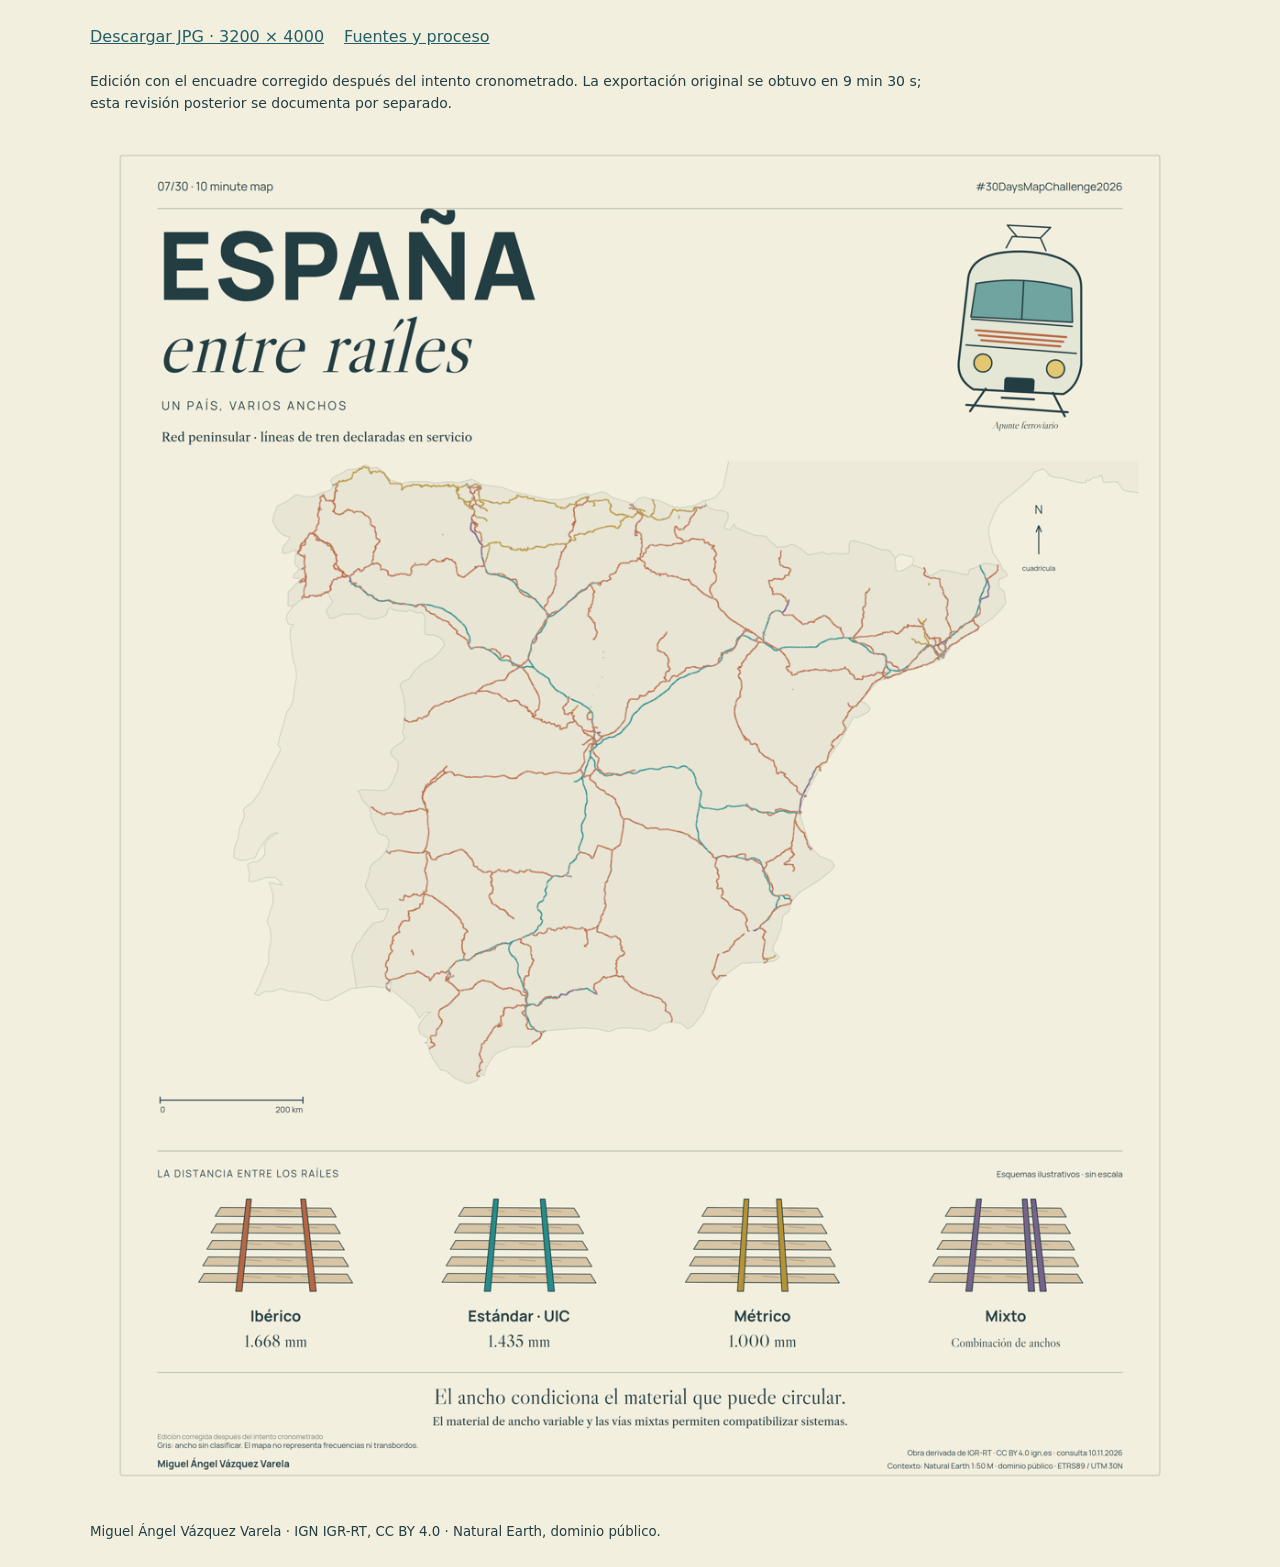
<file: day-07-ten-minute-map/index.html>
<!doctype html><html lang="es"><head><meta charset="utf-8"><meta name="viewport" content="width=device-width,initial-scale=1"><title>España entre raíles · 07/30</title><meta name="description" content="Un país, varios anchos. Lámina ferroviaria ilustrada a partir de la red oficial IGN."><style>body{margin:0;background:#f3efdf;color:#233e43;font:16px/1.6 system-ui,sans-serif}main{max-width:1100px;margin:24px auto;padding:0 18px}img{display:block;width:100%;height:auto}a{color:#225e65}p{max-width:850px;font-size:14px}nav{display:flex;gap:20px;flex-wrap:wrap;margin:20px 0}small{display:block;margin:18px 0}</style></head><body><main><nav><a href="07-rail-gauges-linkedin.jpg" download>Descargar JPG · 3200 × 4000</a><a href="methodology.md">Fuentes y proceso</a></nav><p>Edición con el encuadre corregido después del intento cronometrado. La exportación original se obtuvo en 9 min 30 s; esta revisión posterior se documenta por separado.</p><a href="07-rail-gauges-linkedin.jpg"><img src="07-rail-gauges-preview.png" width="1200" height="1500" alt="España entre raíles: mapa peninsular por ancho de vía, con un tren ilustrado y una leyenda dibujada con raíles y traviesas."></a><small>Miguel Ángel Vázquez Varela · IGN IGR-RT, CC BY 4.0 · Natural Earth, dominio público.</small></main></body></html>
</file>
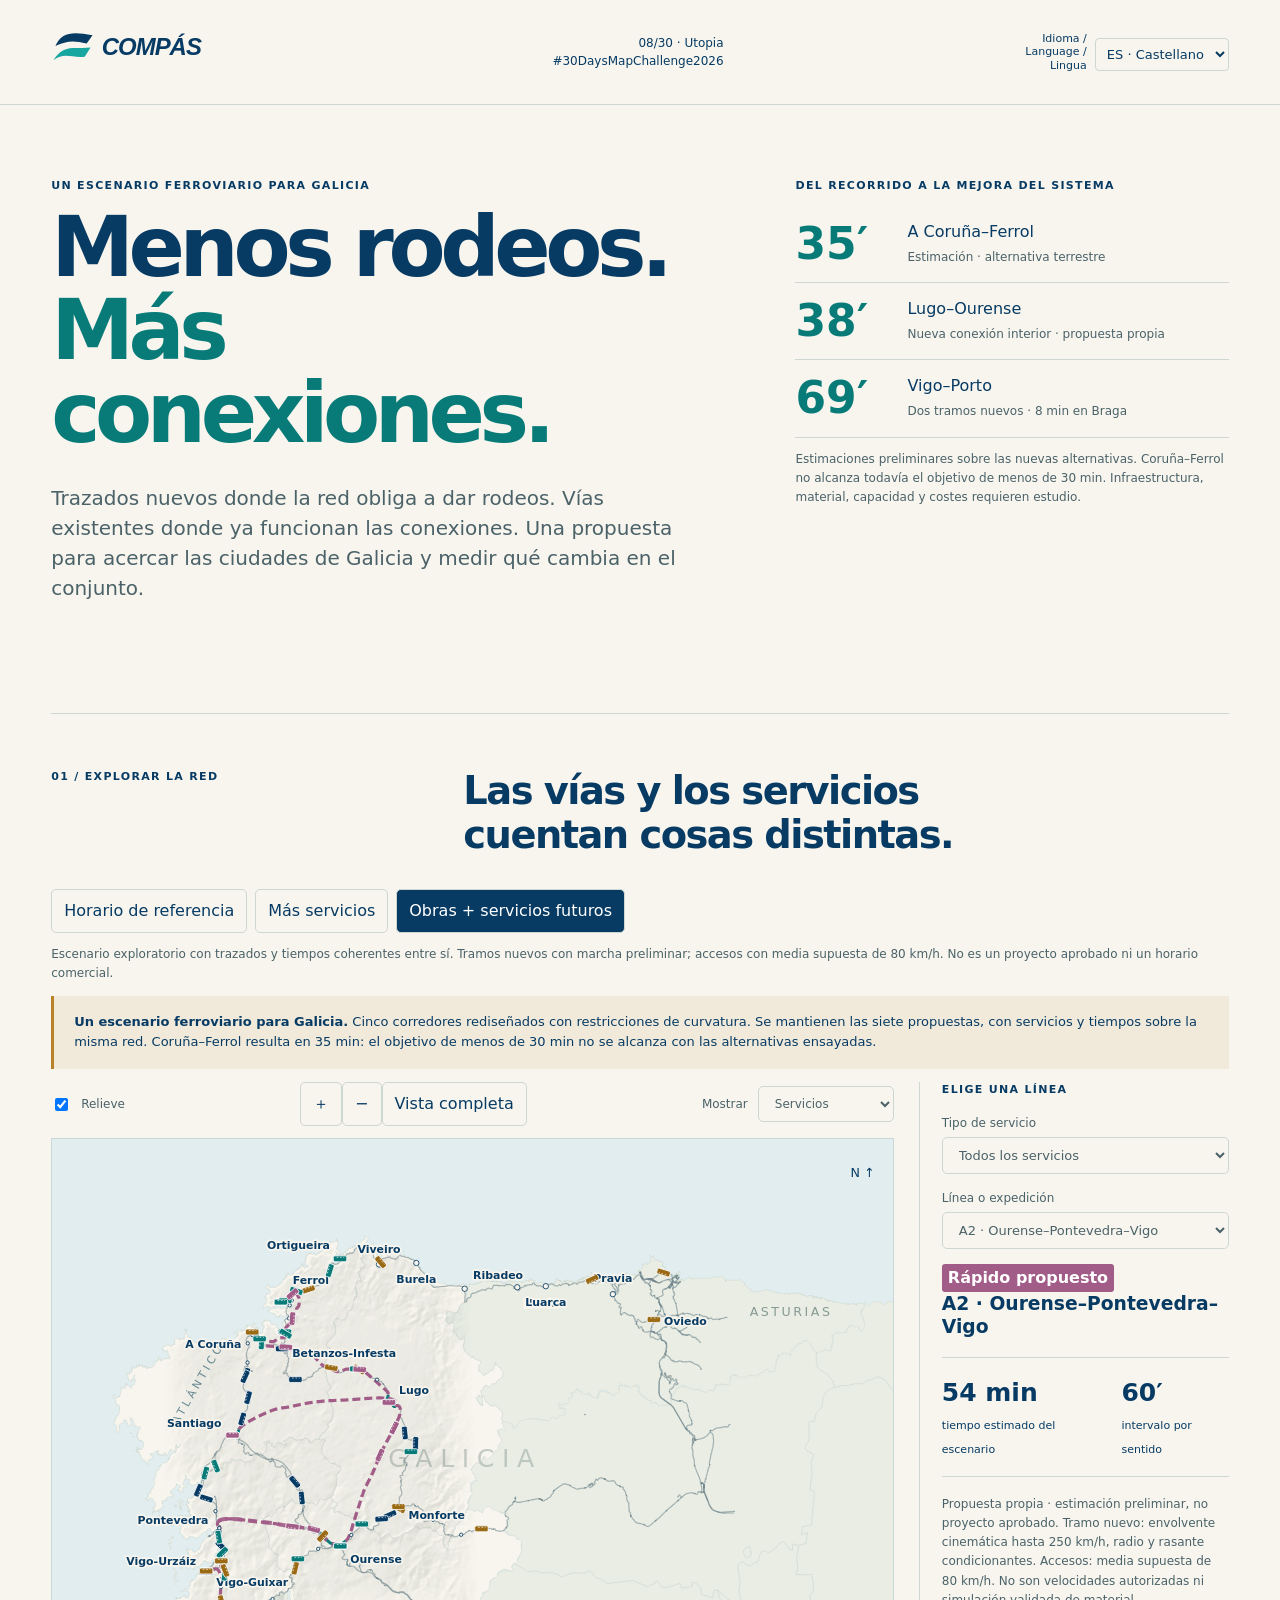
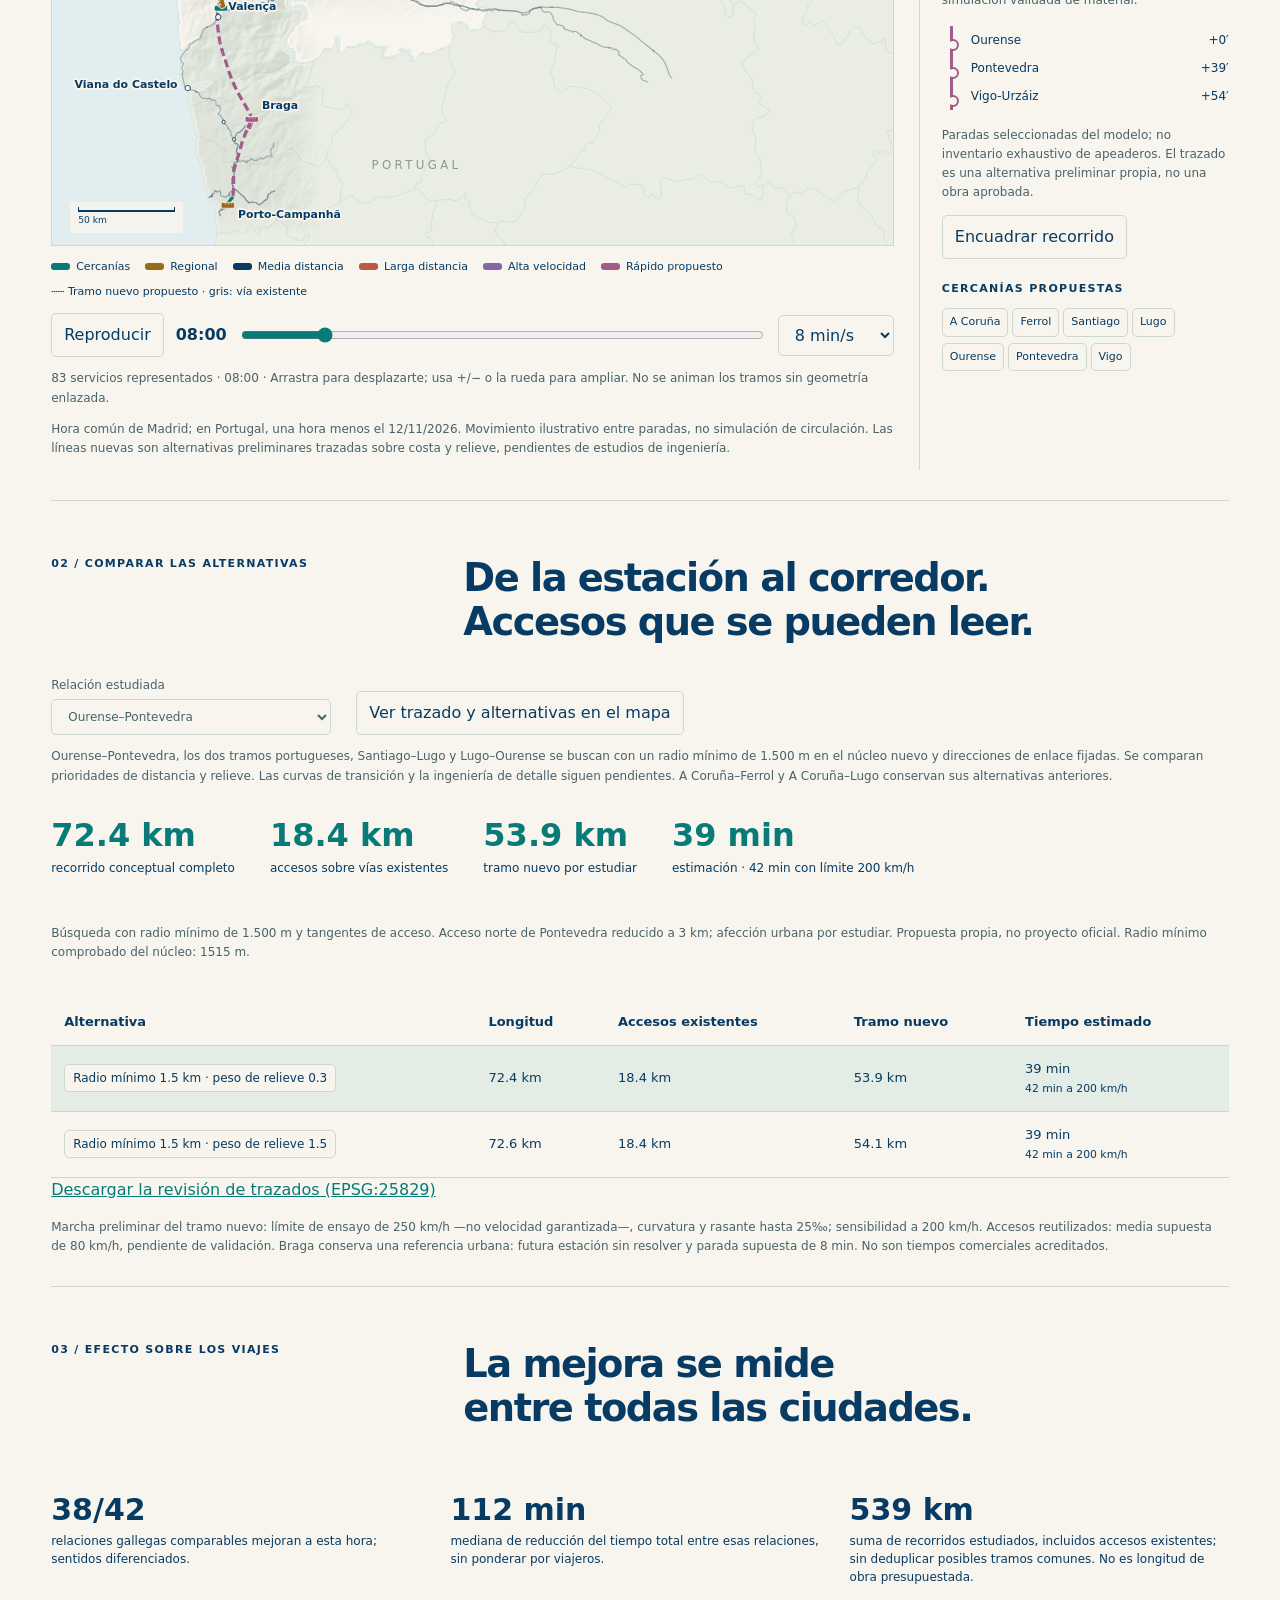
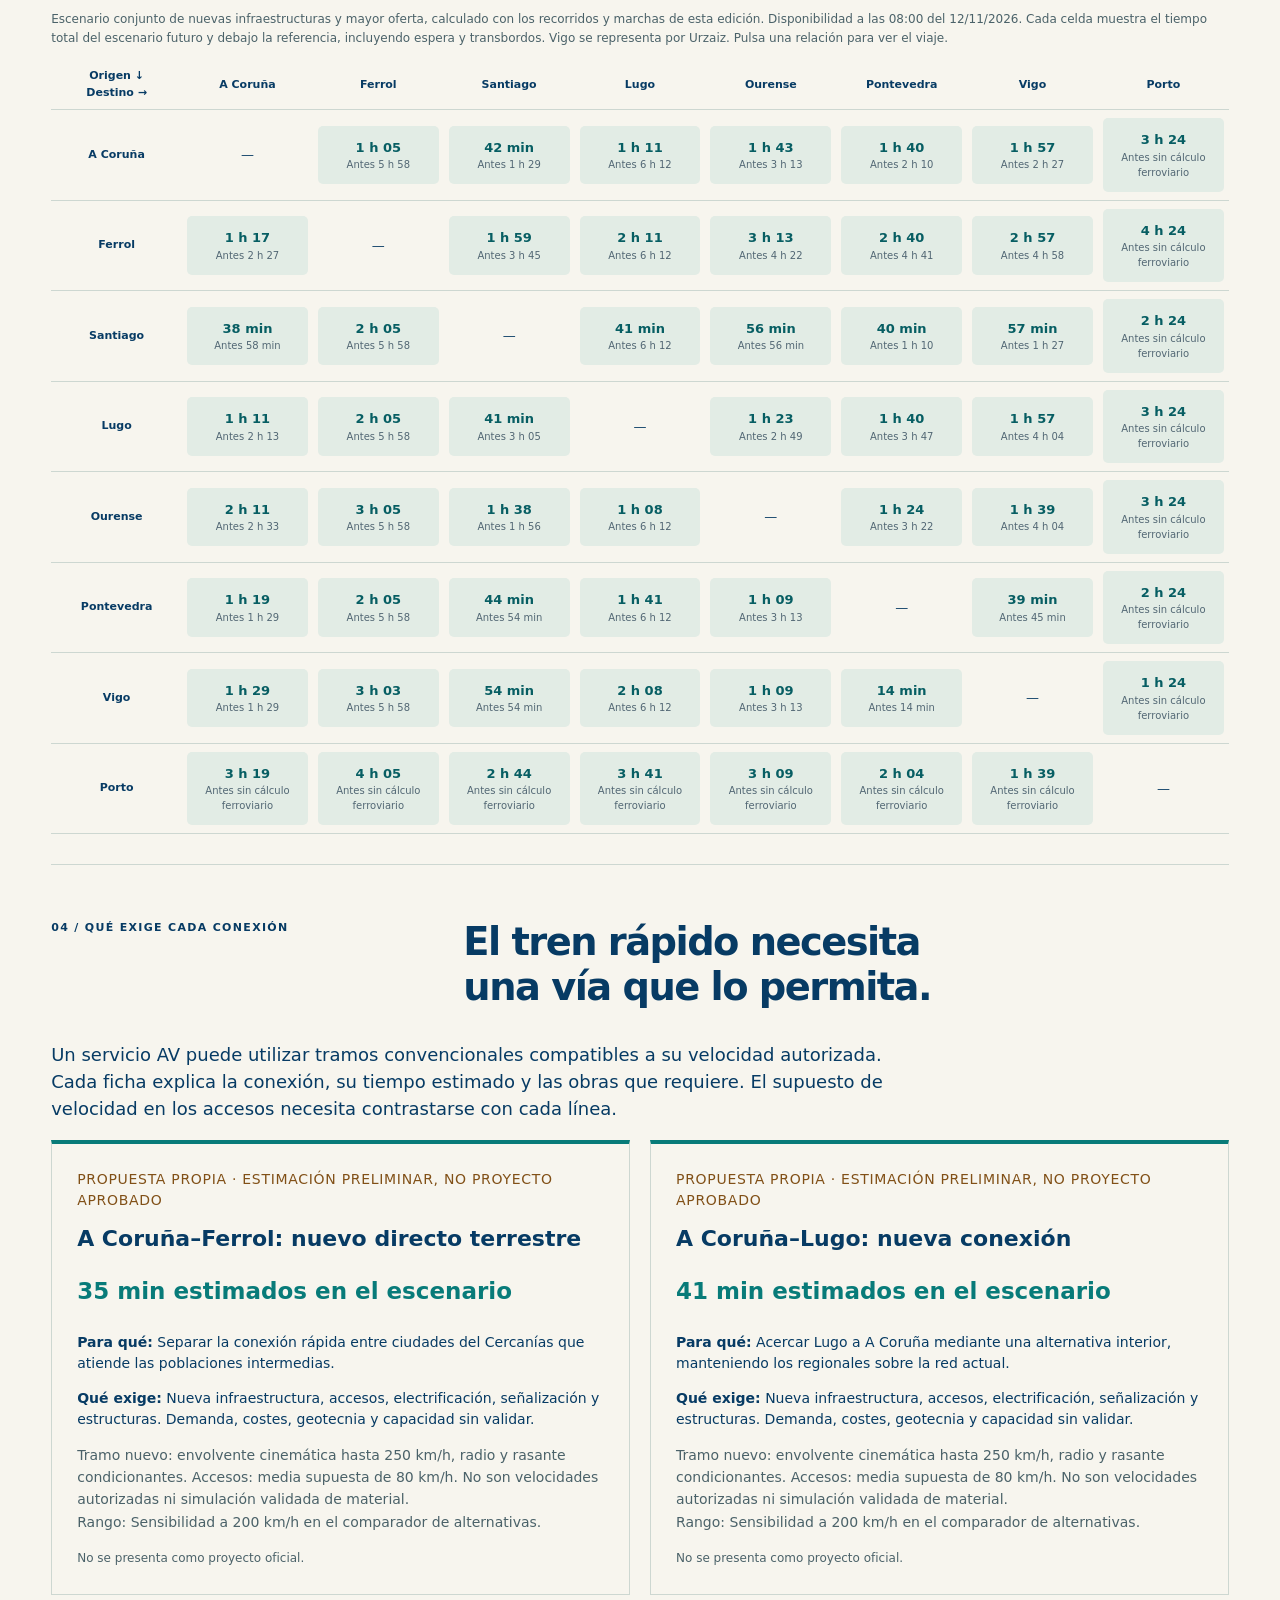
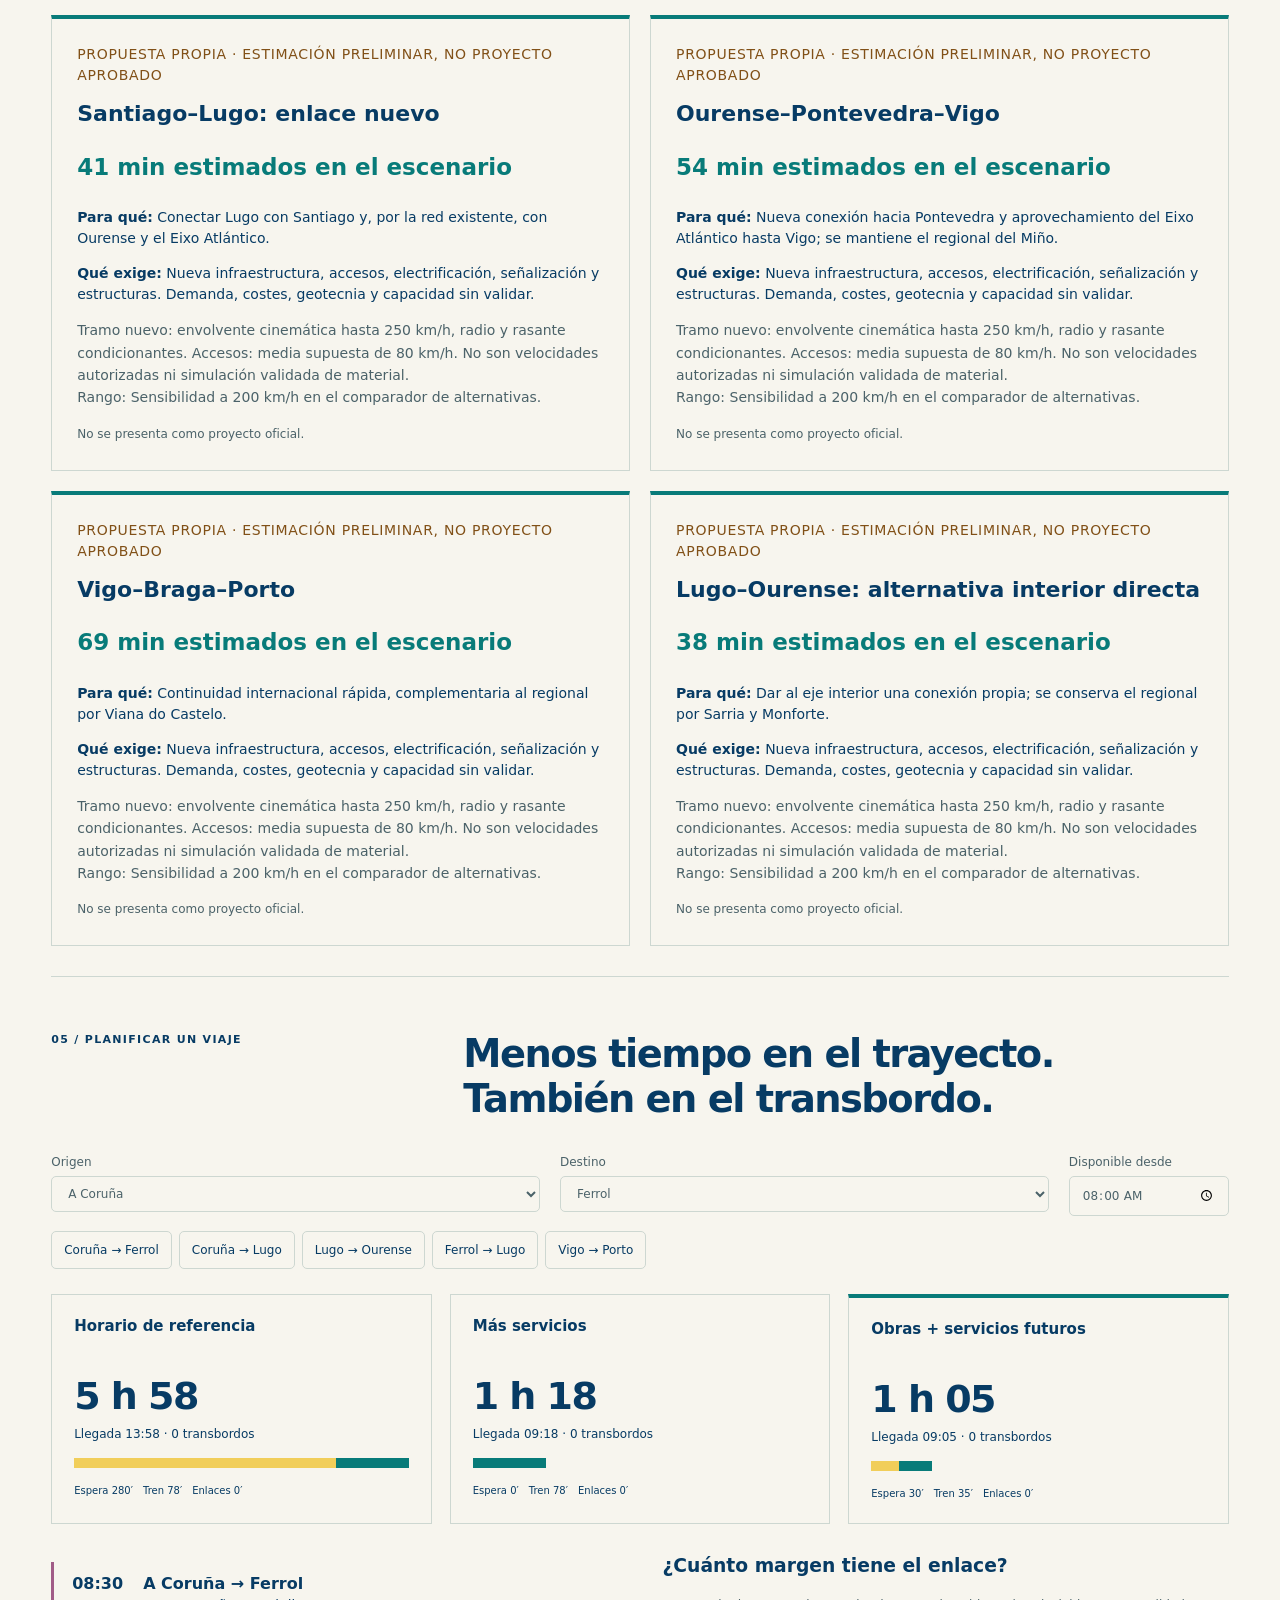
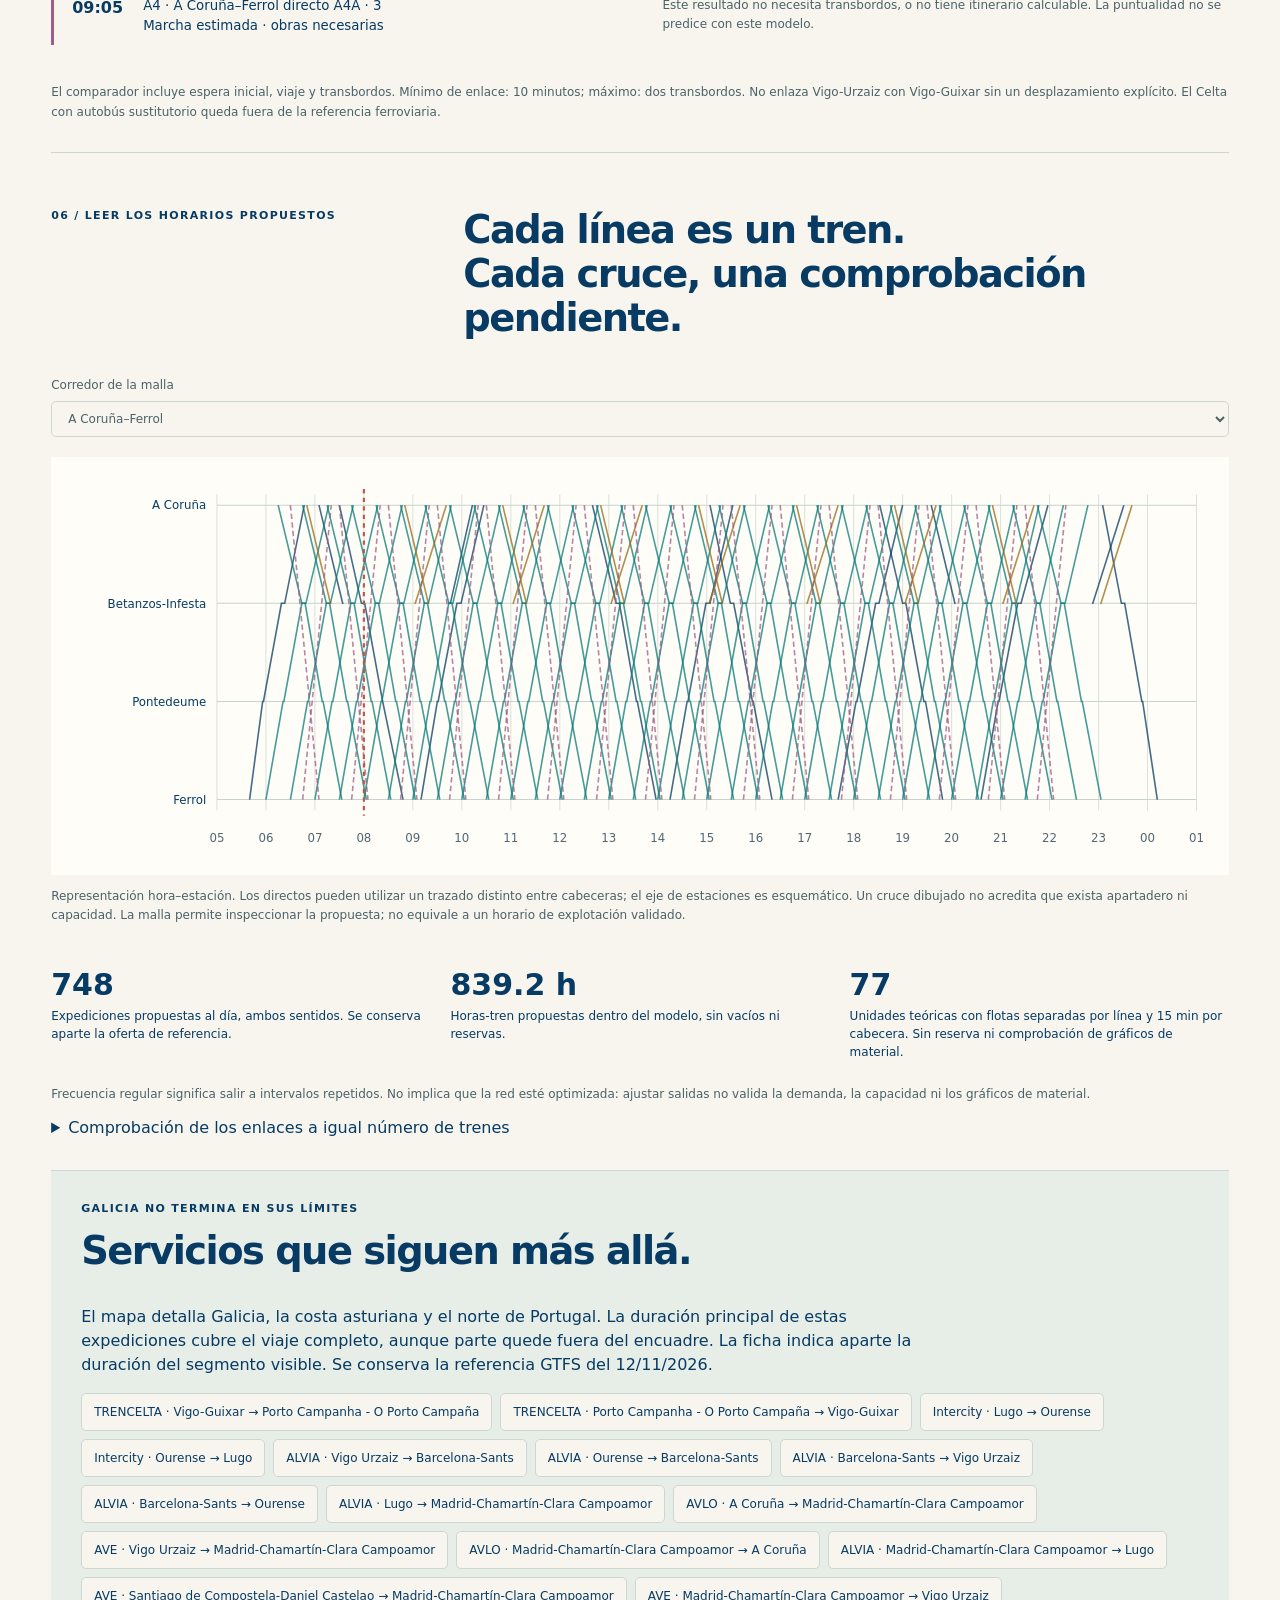
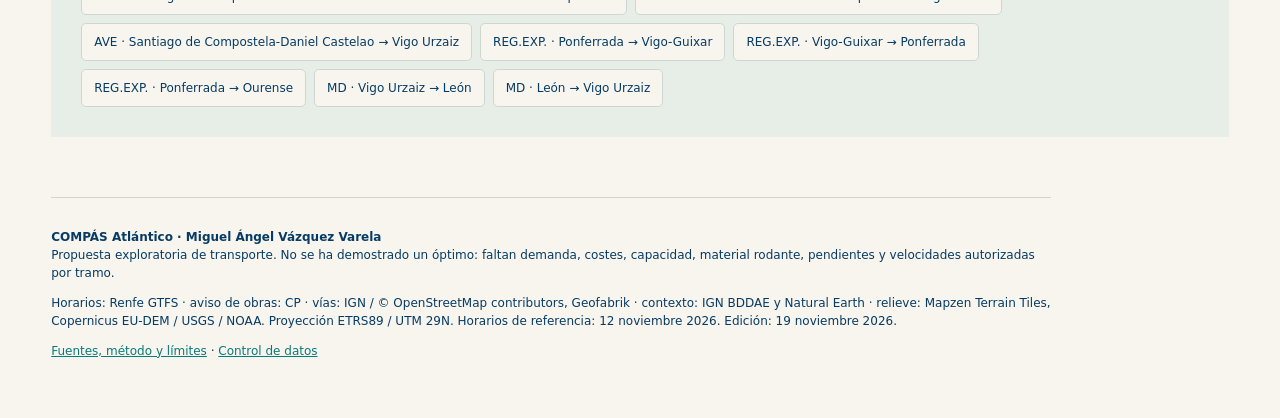
<file: day-08-utopia/index.html>
<!doctype html>
<html lang="es"><head><meta charset="utf-8"><meta name="viewport" content="width=device-width,initial-scale=1"><title>COMPÁS Atlántico · Menos rodeos, más conexiones</title><link rel="stylesheet" href="style.css?v=9"></head>
<body><header><a href="#"><img src="brand/compas.svg" alt="COMPÁS Atlántico"></a><span>08/30 · Utopia<br>#30DaysMapChallenge2026</span><label class="language-picker" for="language"><span>Idioma / Language / Lingua</span><select id="language" aria-label="Idioma / Language / Lingua"><option value="es">ES · Castellano</option><option value="gl">GL · Galego</option><option value="en">EN · English</option></select></label></header><main>
<section class="intro"><div><p class="eyebrow">Un escenario ferroviario para Galicia</p><h1>Menos rodeos.<br><em>Más conexiones.</em></h1><p class="lead">Trazados nuevos donde la red obliga a dar rodeos. Vías existentes donde ya funcionan las conexiones. Una propuesta para acercar las ciudades de Galicia y medir qué cambia en el conjunto.</p></div><aside><p class="eyebrow">Del recorrido a la mejora del sistema</p><a href="#works" class="objective"><b id="hero-ferrol">…</b><span>A Coruña–Ferrol<br><small>Estimación · alternativa terrestre</small></span></a><a href="#works" class="objective"><b id="hero-lugo">…</b><span>Lugo–Ourense<br><small>Nueva conexión interior · propuesta propia</small></span></a><a href="#works" class="objective"><b id="hero-porto">…</b><span>Vigo–Porto<br><small>Dos tramos nuevos · 8 min en Braga</small></span></a><p class="fine">Estimaciones preliminares sobre las nuevas alternativas. Coruña–Ferrol no alcanza todavía el objetivo de menos de 30 min. Infraestructura, material, capacidad y costes requieren estudio.</p></aside></section>
<section id="atlas"><div class="section-title"><span>01 / Explorar la red</span><h2>Las vías y los servicios<br>cuentan cosas distintas.</h2></div><div class="scenario-tabs" role="group" aria-label="Escenario"><button data-scenario="published">Horario de referencia</button><button data-scenario="coordinated">Más servicios</button><button data-scenario="direct">Obras + servicios futuros</button></div><p id="scenario-note" class="fine" aria-live="polite">Cargando fuentes…</p>
<p class="revision-note"><strong>Un escenario ferroviario para Galicia.</strong> Cinco corredores rediseñados con restricciones de curvatura. Se mantienen las siete propuestas, con servicios y tiempos sobre la misma red. Coruña–Ferrol resulta en 35 min: el objetivo de menos de 30 min no se alcanza con las alternativas ensayadas.</p><div class="atlas-layout"><div class="map-panel"><div class="map-toolbar"><label class="relief-toggle"><input type="checkbox" id="show-relief" checked> Relieve</label><div><button id="zoom-in" aria-label="Acercar mapa">＋</button><button id="zoom-out" aria-label="Alejar mapa">−</button><button id="reset-map">Vista completa</button></div><label>Mostrar <select id="layer"><option value="services">Servicios</option><option value="infrastructure">Infraestructura</option></select></label></div><div id="mapwrap"><svg id="map" viewBox="0 0 1000 840" role="img" aria-label="Red ferroviaria de Galicia, Asturias y norte de Portugal. Usa los botones de zoom o arrastra para desplazarte."></svg><div class="scale"><span id="scale-bar"></span><small id="scale-label"></small></div></div><div id="legend"></div><div class="animation"><button id="play">Reproducir</button><output id="clock">08:00</output><input id="time" type="range" min="300" max="1500" value="480" aria-label="Hora representada"><select id="speed" aria-label="Velocidad de reproducción"><option value="3">3 min/s</option><option value="8" selected>8 min/s</option><option value="20">20 min/s</option></select></div><p id="maptip" class="fine"></p><p class="fine">Hora común de Madrid; en Portugal, una hora menos el 12/11/2026. Movimiento ilustrativo entre paradas, no simulación de circulación. Las líneas nuevas son alternativas preliminares trazadas sobre costa y relieve, pendientes de estudios de ingeniería.</p></div>
<aside class="explorer"><p class="eyebrow">Elige una línea</p><label>Tipo de servicio<select id="category"><option value="all">Todos los servicios</option><option value="C">Cercanías</option><option value="R">Regional</option><option value="MD">Media distancia</option><option value="LD">Larga distancia</option><option value="AV">Alta velocidad</option><option value="RP">Rápido propuesto</option></select></label><label>Línea o expedición<select id="line"></select></label><div id="line-detail" aria-live="polite"></div><button id="fit-line">Encuadrar recorrido</button><div class="city-links"><p class="eyebrow">Cercanías propuestas</p><div id="cities"></div></div></aside></div></section>
<section id="design"><div class="section-title"><span>02 / Comparar las alternativas</span><h2>De la estación al corredor.<br>Accesos que se pueden leer.</h2></div><div class="design-controls"><label>Relación estudiada<select id="design-route"></select></label><button id="design-fit">Ver trazado y alternativas en el mapa</button></div><p class="fine">Ourense–Pontevedra, los dos tramos portugueses, Santiago–Lugo y Lugo–Ourense se buscan con un radio mínimo de 1.500 m en el núcleo nuevo y direcciones de enlace fijadas. Se comparan prioridades de distancia y relieve. Las curvas de transición y la ingeniería de detalle siguen pendientes. A Coruña–Ferrol y A Coruña–Lugo conservan sus alternativas anteriores.</p><div class="design-summary" id="design-summary"></div><div class="table-scroll"><table class="alternatives"><thead><tr><th>Alternativa</th><th>Longitud</th><th>Accesos existentes</th><th>Tramo nuevo</th><th>Tiempo estimado</th></tr></thead><tbody id="alternatives"></tbody></table></div><p><a href="alignments.geojson">Descargar la revisión de trazados (EPSG:25829)</a></p><p class="fine">Marcha preliminar del tramo nuevo: límite de ensayo de 250 km/h —no velocidad garantizada—, curvatura y rasante hasta 25‰; sensibilidad a 200 km/h. Accesos reutilizados: media supuesta de 80 km/h, pendiente de validación. Braga conserva una referencia urbana: futura estación sin resolver y parada supuesta de 8 min. No son tiempos comerciales acreditados.</p></section>
<section id="system"><div class="section-title"><span>03 / Efecto sobre los viajes</span><h2>La mejora se mide<br>entre todas las ciudades.</h2></div><div id="system-stats" class="resource-grid"></div><p class="fine">Escenario conjunto de nuevas infraestructuras y mayor oferta, calculado con los recorridos y marchas de esta edición. Disponibilidad a las 08:00 del 12/11/2026. Cada celda muestra el tiempo total del escenario futuro y debajo la referencia, incluyendo espera y transbordos. Vigo se representa por Urzaiz. Pulsa una relación para ver el viaje.</p><div class="table-scroll"><table id="matrix" class="matrix"></table></div></section>
<section id="works"><div class="section-title"><span>04 / Qué exige cada conexión</span><h2>El tren rápido necesita<br>una vía que lo permita.</h2></div><p class="section-intro">Un servicio AV puede utilizar tramos convencionales compatibles a su velocidad autorizada. Cada ficha explica la conexión, su tiempo estimado y las obras que requiere. El supuesto de velocidad en los accesos necesita contrastarse con cada línea.</p><div id="proposals" class="proposal-grid"></div></section>
<section class="journeys"><div class="section-title"><span>05 / Planificar un viaje</span><h2>Menos tiempo en el trayecto.<br>También en el transbordo.</h2></div><div class="journey-controls"><label>Origen<select id="origin"></select></label><label>Destino<select id="destination"></select></label><label>Disponible desde<input id="ready" type="time" value="08:00"></label></div><div class="examples"><button data-od="31412,21010">Coruña → Ferrol</button><button data-od="31412,20309">Coruña → Lugo</button><button data-od="20309,22100">Lugo → Ourense</button><button data-od="21010,20309">Ferrol → Lugo</button><button data-od="08223,94346">Vigo → Porto</button></div><div id="comparison" class="comparison"></div><div class="journey-bottom"><div id="itinerary"></div><div><h3>¿Cuánto margen tiene el enlace?</h3><div id="connections"></div></div></div><p class="fine">El comparador incluye espera inicial, viaje y transbordos. Mínimo de enlace: 10 minutos; máximo: dos transbordos. No enlaza Vigo-Urzaiz con Vigo-Guixar sin un desplazamiento explícito. El Celta con autobús sustitutorio queda fuera de la referencia ferroviaria.</p></section>
<section><div class="section-title"><span>06 / Leer los horarios propuestos</span><h2>Cada línea es un tren.<br>Cada cruce, una comprobación pendiente.</h2></div><label>Corredor de la malla<select id="corridor"><option value="ferrol">A Coruña–Ferrol</option><option value="interior">A Coruña–Lugo–Ourense</option><option value="atlantic">Eixo Atlántico</option><option value="portugal">Vigo–Porto</option><option value="coast">Ferrol–Asturias · vía métrica</option></select></label><svg id="malla" viewBox="0 0 1100 390" role="img" aria-label="Gráfico horario de trenes; selecciona un tren para inspeccionarlo"></svg><p class="fine">Representación hora–estación. Los directos pueden utilizar un trazado distinto entre cabeceras; el eje de estaciones es esquemático. Un cruce dibujado no acredita que exista apartadero ni capacidad. La malla permite inspeccionar la propuesta; no equivale a un horario de explotación validado.</p><div id="resources"></div></section>
<section class="external"><p class="eyebrow">Galicia no termina en sus límites</p><h2>Servicios que siguen más allá.</h2><p>El mapa detalla Galicia, la costa asturiana y el norte de Portugal. La duración principal de estas expediciones cubre el viaje completo, aunque parte quede fuera del encuadre. La ficha indica aparte la duración del segmento visible. Se conserva la referencia GTFS del 12/11/2026.</p><div id="external-lines"></div></section>
<footer><strong>COMPÁS Atlántico · Miguel Ángel Vázquez Varela</strong><p>Propuesta exploratoria de transporte. No se ha demostrado un óptimo: faltan demanda, costes, capacidad, material rodante, pendientes y velocidades autorizadas por tramo.</p><p>Horarios: Renfe GTFS · aviso de obras: CP · vías: IGN / © OpenStreetMap contributors, Geofabrik · contexto: IGN BDDAE y Natural Earth · relieve: Mapzen Terrain Tiles, Copernicus EU-DEM / USGS / NOAA. Proyección ETRS89 / UTM 29N. Horarios de referencia: 12 noviembre 2026. Edición: 19 noviembre 2026.</p><a href="methodology.md">Fuentes, método y límites</a> · <a href="qa.json">Control de datos</a></footer>
</main><script src="app.js?v=10"></script><script src="i18n.js?v=2"></script></body></html>
</file>
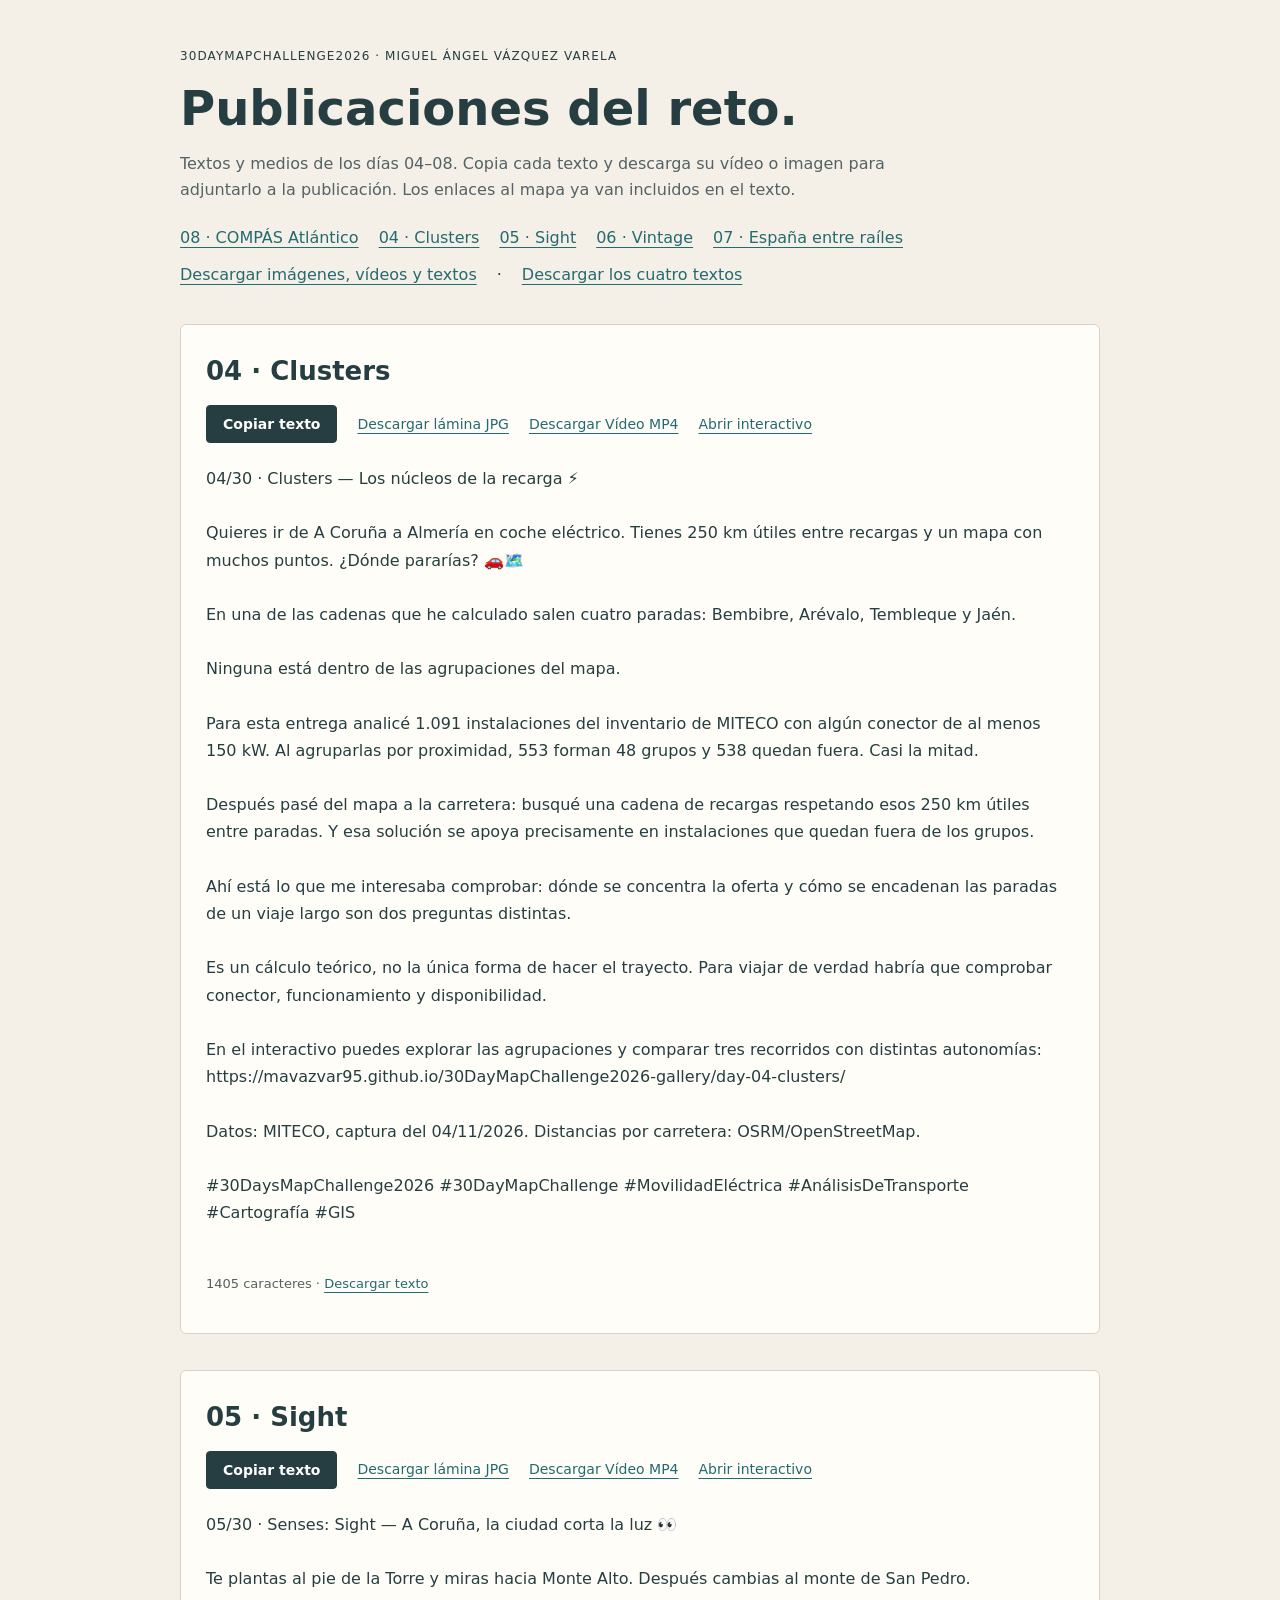
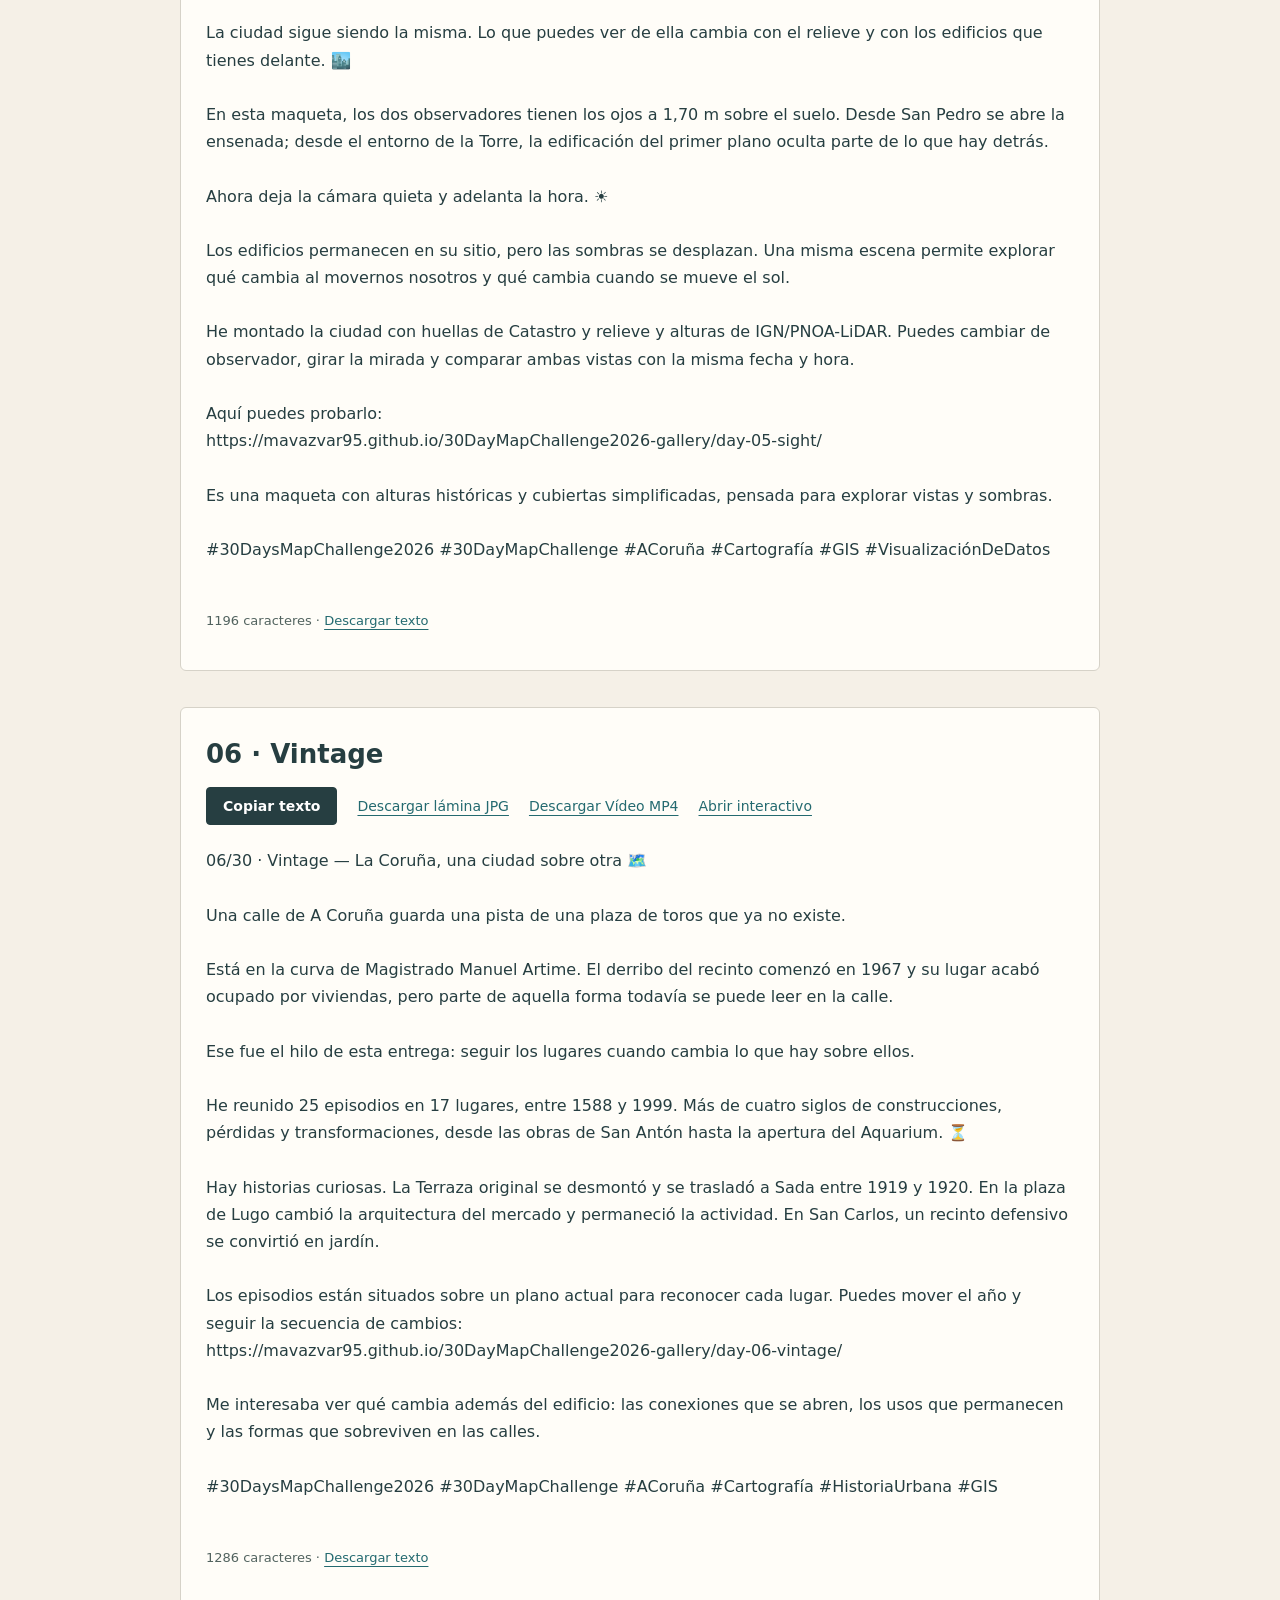
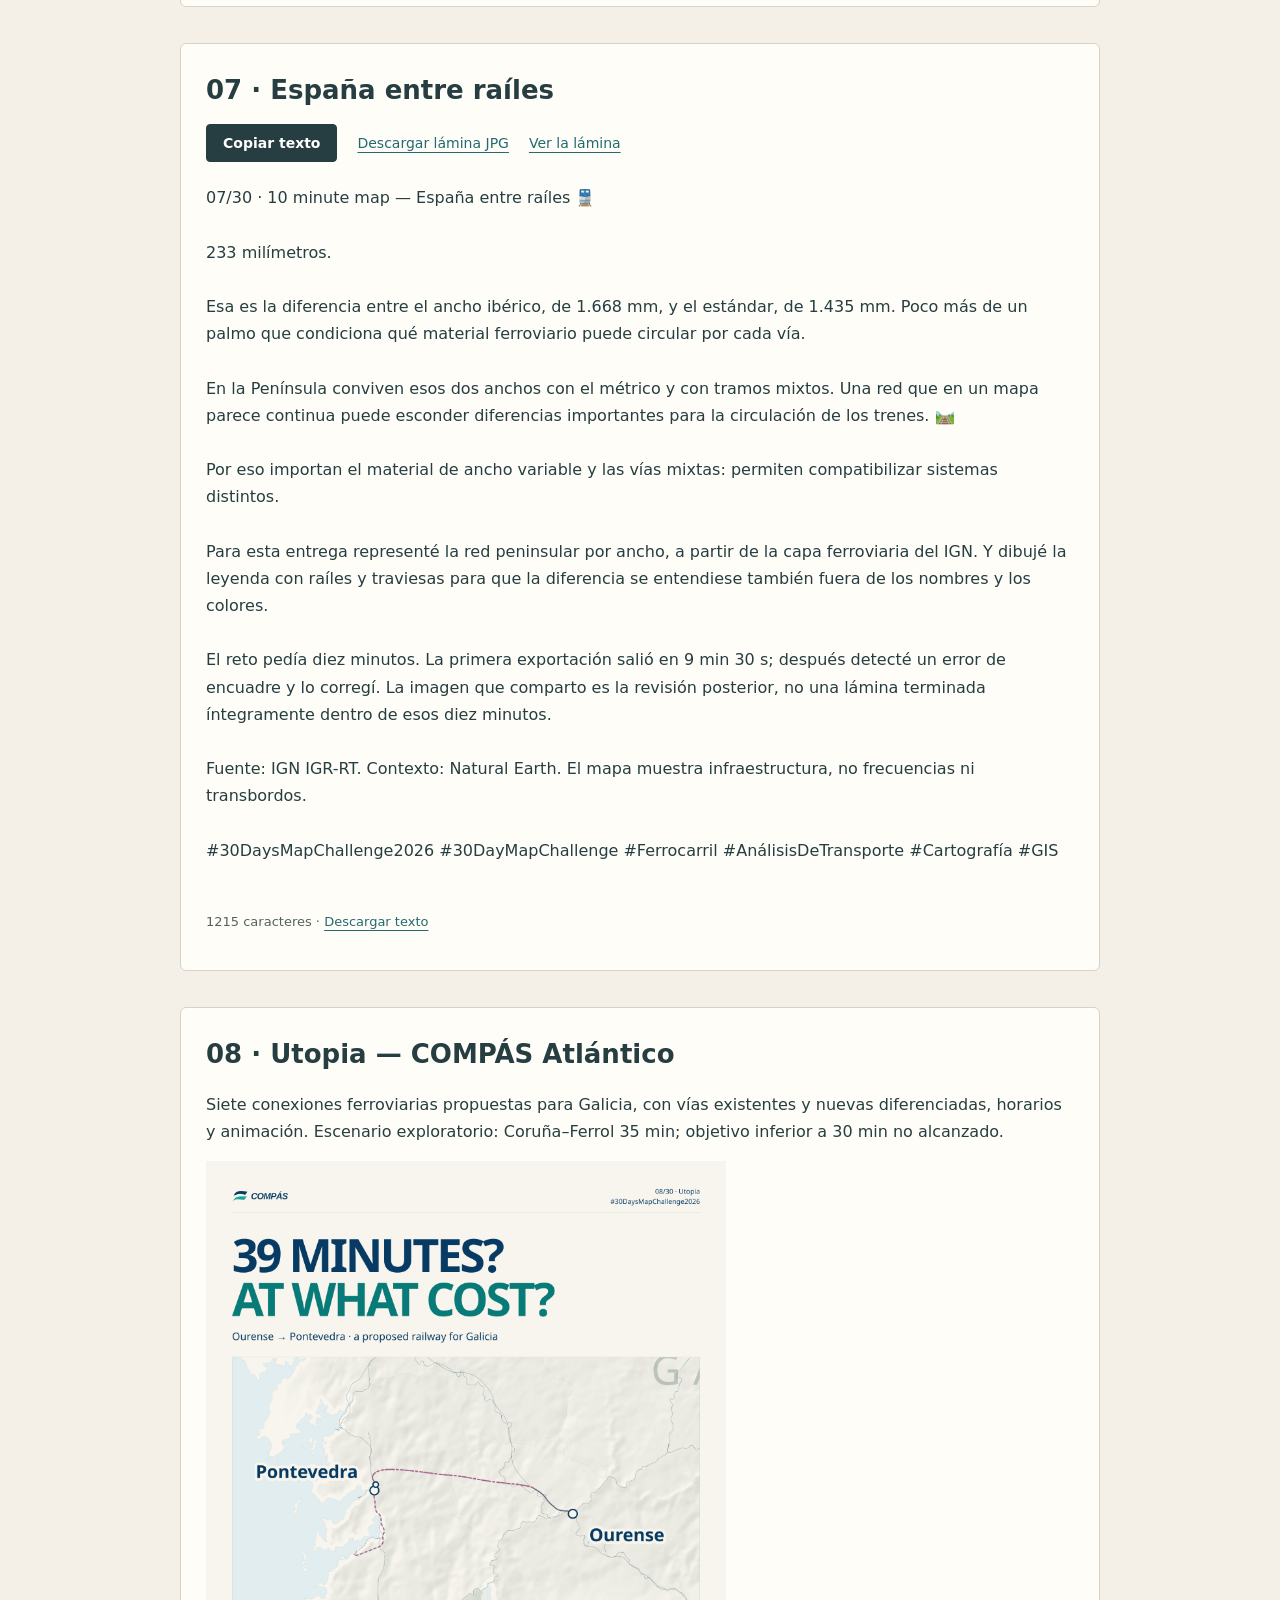
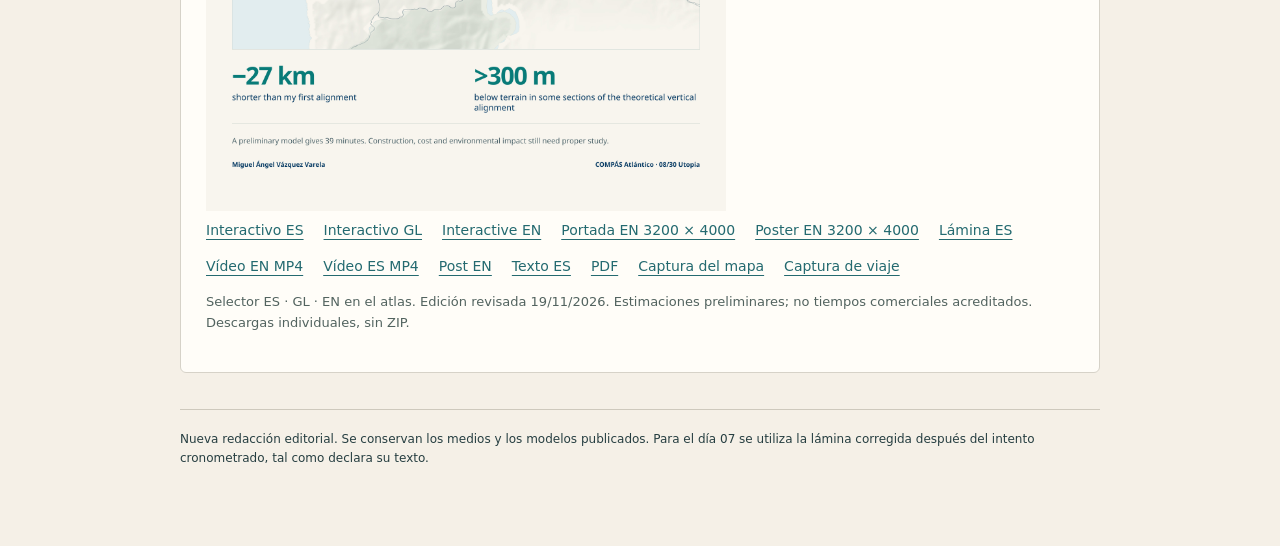
<file: publicaciones/index.html>
<!doctype html><html lang="es"><head><meta charset="utf-8"><meta name="viewport" content="width=device-width,initial-scale=1"><title>Publicaciones de LinkedIn · Días 04–08</title><style>*{box-sizing:border-box}body{margin:0;background:#f5f0e7;color:#263e41;font:16px/1.65 system-ui,sans-serif}main{max-width:960px;margin:auto;padding:35px 20px 65px}h1{font-size:clamp(30px,5vw,48px);line-height:1.1;margin:15px 0}h2{font-size:26px;margin:0 0 12px}.intro{max-width:760px;color:#536266}.eyebrow{font-size:12px;letter-spacing:.09em;text-transform:uppercase}a{color:#246a70;text-underline-offset:4px}.nav{display:flex;gap:10px 20px;flex-wrap:wrap;margin:22px 0}article{margin:36px 0;padding:25px;background:#fffdf8;border:1px solid #d6d2c8;border-radius:6px;scroll-margin-top:15px}.post{white-space:pre-wrap;overflow-wrap:anywhere;font:16px/1.7 system-ui,sans-serif;margin:22px 0 12px}.tools{display:flex;gap:12px 20px;align-items:center;flex-wrap:wrap;font-size:14px}button{font:600 14px system-ui,sans-serif;background:#263e41;color:white;border:1px solid #263e41;padding:10px 16px;border-radius:4px;cursor:pointer}button:focus-visible,a:focus-visible{outline:3px solid #b96743;outline-offset:4px}.status{font-size:12px;color:#52635f;min-height:22px}.hint{font-size:13px;color:#52635f}.footer{font-size:12px;border-top:1px solid #cec9bd;padding-top:20px}@media(max-width:520px){article{padding:18px}.post{font-size:15px}.tools{gap:14px}}</style></head><body><main><p class="eyebrow">30DayMapChallenge2026 · Miguel Ángel Vázquez Varela</p><h1>Publicaciones del reto.</h1><p class="intro">Textos y medios de los días 04–08. Copia cada texto y descarga su vídeo o imagen para adjuntarlo a la publicación. Los enlaces al mapa ya van incluidos en el texto.</p><nav class="nav"><a href="#dia-08">08 · COMPÁS Atlántico</a><a href="#dia-04">04 · Clusters</a><a href="#dia-05">05 · Sight</a><a href="#dia-06">06 · Vintage</a><a href="#dia-07">07 · España entre raíles</a><a href="material-completo-linkedin-04-07.zip" download>Descargar imágenes, vídeos y textos</a> · <a href="textos-linkedin-04-07.zip" download>Descargar los cuatro textos</a></nav><article id="dia-04"><h2>04 · Clusters</h2><div class="tools"><button data-copy="post-04">Copiar texto</button><a href="imagenes/04-clusters-01-lamina.jpg" download>Descargar lámina JPG</a><a href="videos/04-clusters-demo.mp4" download>Descargar Vídeo MP4</a><a href="https://mavazvar95.github.io/30DayMapChallenge2026-gallery/day-04-clusters/" target="_blank" rel="noopener">Abrir interactivo</a></div><div class="post" id="post-04">04/30 · Clusters — Los núcleos de la recarga ⚡

Quieres ir de A Coruña a Almería en coche eléctrico. Tienes 250 km útiles entre recargas y un mapa con muchos puntos. ¿Dónde pararías? 🚗🗺️

En una de las cadenas que he calculado salen cuatro paradas: Bembibre, Arévalo, Tembleque y Jaén.

Ninguna está dentro de las agrupaciones del mapa.

Para esta entrega analicé 1.091 instalaciones del inventario de MITECO con algún conector de al menos 150 kW. Al agruparlas por proximidad, 553 forman 48 grupos y 538 quedan fuera. Casi la mitad.

Después pasé del mapa a la carretera: busqué una cadena de recargas respetando esos 250 km útiles entre paradas. Y esa solución se apoya precisamente en instalaciones que quedan fuera de los grupos.

Ahí está lo que me interesaba comprobar: dónde se concentra la oferta y cómo se encadenan las paradas de un viaje largo son dos preguntas distintas.

Es un cálculo teórico, no la única forma de hacer el trayecto. Para viajar de verdad habría que comprobar conector, funcionamiento y disponibilidad.

En el interactivo puedes explorar las agrupaciones y comparar tres recorridos con distintas autonomías:
https://mavazvar95.github.io/30DayMapChallenge2026-gallery/day-04-clusters/

Datos: MITECO, captura del 04/11/2026. Distancias por carretera: OSRM/OpenStreetMap.

#30DaysMapChallenge2026 #30DayMapChallenge #MovilidadEléctrica #AnálisisDeTransporte #Cartografía #GIS</div><div class="status" aria-live="polite"></div><p class="hint">1405 caracteres · <a href="04-clusters.md">Descargar texto</a></p></article><article id="dia-05"><h2>05 · Sight</h2><div class="tools"><button data-copy="post-05">Copiar texto</button><a href="imagenes/05-sight-01-lamina.jpg" download>Descargar lámina JPG</a><a href="videos/05-sight-demo.mp4" download>Descargar Vídeo MP4</a><a href="https://mavazvar95.github.io/30DayMapChallenge2026-gallery/day-05-sight/" target="_blank" rel="noopener">Abrir interactivo</a></div><div class="post" id="post-05">05/30 · Senses: Sight — A Coruña, la ciudad corta la luz 👀

Te plantas al pie de la Torre y miras hacia Monte Alto. Después cambias al monte de San Pedro.

La ciudad sigue siendo la misma. Lo que puedes ver de ella cambia con el relieve y con los edificios que tienes delante. 🏙️

En esta maqueta, los dos observadores tienen los ojos a 1,70 m sobre el suelo. Desde San Pedro se abre la ensenada; desde el entorno de la Torre, la edificación del primer plano oculta parte de lo que hay detrás.

Ahora deja la cámara quieta y adelanta la hora. ☀️

Los edificios permanecen en su sitio, pero las sombras se desplazan. Una misma escena permite explorar qué cambia al movernos nosotros y qué cambia cuando se mueve el sol.

He montado la ciudad con huellas de Catastro y relieve y alturas de IGN/PNOA-LiDAR. Puedes cambiar de observador, girar la mirada y comparar ambas vistas con la misma fecha y hora.

Aquí puedes probarlo:
https://mavazvar95.github.io/30DayMapChallenge2026-gallery/day-05-sight/

Es una maqueta con alturas históricas y cubiertas simplificadas, pensada para explorar vistas y sombras.

#30DaysMapChallenge2026 #30DayMapChallenge #ACoruña #Cartografía #GIS #VisualizaciónDeDatos</div><div class="status" aria-live="polite"></div><p class="hint">1196 caracteres · <a href="05-sight.md">Descargar texto</a></p></article><article id="dia-06"><h2>06 · Vintage</h2><div class="tools"><button data-copy="post-06">Copiar texto</button><a href="imagenes/06-vintage-01-lamina.jpg" download>Descargar lámina JPG</a><a href="videos/06-vintage-demo.mp4" download>Descargar Vídeo MP4</a><a href="https://mavazvar95.github.io/30DayMapChallenge2026-gallery/day-06-vintage/" target="_blank" rel="noopener">Abrir interactivo</a></div><div class="post" id="post-06">06/30 · Vintage — La Coruña, una ciudad sobre otra 🗺️

Una calle de A Coruña guarda una pista de una plaza de toros que ya no existe.

Está en la curva de Magistrado Manuel Artime. El derribo del recinto comenzó en 1967 y su lugar acabó ocupado por viviendas, pero parte de aquella forma todavía se puede leer en la calle.

Ese fue el hilo de esta entrega: seguir los lugares cuando cambia lo que hay sobre ellos.

He reunido 25 episodios en 17 lugares, entre 1588 y 1999. Más de cuatro siglos de construcciones, pérdidas y transformaciones, desde las obras de San Antón hasta la apertura del Aquarium. ⏳

Hay historias curiosas. La Terraza original se desmontó y se trasladó a Sada entre 1919 y 1920. En la plaza de Lugo cambió la arquitectura del mercado y permaneció la actividad. En San Carlos, un recinto defensivo se convirtió en jardín.

Los episodios están situados sobre un plano actual para reconocer cada lugar. Puedes mover el año y seguir la secuencia de cambios:
https://mavazvar95.github.io/30DayMapChallenge2026-gallery/day-06-vintage/

Me interesaba ver qué cambia además del edificio: las conexiones que se abren, los usos que permanecen y las formas que sobreviven en las calles.

#30DaysMapChallenge2026 #30DayMapChallenge #ACoruña #Cartografía #HistoriaUrbana #GIS</div><div class="status" aria-live="polite"></div><p class="hint">1286 caracteres · <a href="06-vintage.md">Descargar texto</a></p></article><article id="dia-07"><h2>07 · España entre raíles</h2><div class="tools"><button data-copy="post-07">Copiar texto</button><a href="imagenes/07-rail-gauges-01-lamina-corregida.jpg" download>Descargar lámina JPG</a><a href="https://raw.githubusercontent.com/mavazvar95/30DayMapChallenge2026-gallery/main/day-07-ten-minute-map/07-rail-gauges-linkedin.jpg" target="_blank" rel="noopener">Ver la lámina</a></div><div class="post" id="post-07">07/30 · 10 minute map — España entre raíles 🚆

233 milímetros.

Esa es la diferencia entre el ancho ibérico, de 1.668 mm, y el estándar, de 1.435 mm. Poco más de un palmo que condiciona qué material ferroviario puede circular por cada vía.

En la Península conviven esos dos anchos con el métrico y con tramos mixtos. Una red que en un mapa parece continua puede esconder diferencias importantes para la circulación de los trenes. 🛤️

Por eso importan el material de ancho variable y las vías mixtas: permiten compatibilizar sistemas distintos.

Para esta entrega representé la red peninsular por ancho, a partir de la capa ferroviaria del IGN. Y dibujé la leyenda con raíles y traviesas para que la diferencia se entendiese también fuera de los nombres y los colores.

El reto pedía diez minutos. La primera exportación salió en 9 min 30 s; después detecté un error de encuadre y lo corregí. La imagen que comparto es la revisión posterior, no una lámina terminada íntegramente dentro de esos diez minutos.

Fuente: IGN IGR-RT. Contexto: Natural Earth. El mapa muestra infraestructura, no frecuencias ni transbordos.

#30DaysMapChallenge2026 #30DayMapChallenge #Ferrocarril #AnálisisDeTransporte #Cartografía #GIS</div><div class="status" aria-live="polite"></div><p class="hint">1215 caracteres · <a href="07-rail-gauges.md">Descargar texto</a></p></article><article id="dia-08"><h2>08 · Utopia — COMPÁS Atlántico</h2><p>Siete conexiones ferroviarias propuestas para Galicia, con vías existentes y nuevas diferenciadas, horarios y animación. Escenario exploratorio: Coruña–Ferrol 35 min; objetivo inferior a 30 min no alcanzado.</p><a href="../day-08-utopia/publication/08-utopia-cover-en.jpg"><img src="../day-08-utopia/publication/08-utopia-cover-en.jpg" alt="COMPÁS Atlántico English Ourense–Pontevedra cover" loading="lazy" style="max-width:100%;max-height:650px;object-fit:contain"></a><div class="tools"><a href="../day-08-utopia/">Interactivo ES</a><a href="../day-08-utopia/?lang=gl">Interactivo GL</a><a href="../day-08-utopia/?lang=en">Interactive EN</a><a href="../day-08-utopia/publication/08-utopia-cover-en.jpg" download>Portada EN 3200 × 4000</a><a href="../day-08-utopia/publication/08-utopia-linkedin-en.jpg" download>Poster EN 3200 × 4000</a><a href="../day-08-utopia/publication/08-utopia-linkedin.jpg" download>Lámina ES</a><a href="../day-08-utopia/publication/08-utopia-demo-en.mp4" download>Vídeo EN MP4</a><a href="../day-08-utopia/publication/08-utopia-demo.mp4" download>Vídeo ES MP4</a><a href="../day-08-utopia/post-linkedin.md">Post EN</a><a href="../day-08-utopia/post-linkedin-es.md">Texto ES</a><a href="../day-08-utopia/publication/08-utopia.pdf">PDF</a><a href="../day-08-utopia/publication/08-utopia-mapa.png">Captura del mapa</a><a href="../day-08-utopia/publication/08-utopia-viaje.png">Captura de viaje</a></div><p class="hint">Selector ES · GL · EN en el atlas. Edición revisada 19/11/2026. Estimaciones preliminares; no tiempos comerciales acreditados. Descargas individuales, sin ZIP.</p></article><p class="footer">Nueva redacción editorial. Se conservan los medios y los modelos publicados. Para el día 07 se utiliza la lámina corregida después del intento cronometrado, tal como declara su texto.</p></main><script>for(const button of document.querySelectorAll('[data-copy]'))button.addEventListener('click',async()=>{const el=document.getElementById(button.dataset.copy),status=button.closest('article').querySelector('.status');try{await navigator.clipboard.writeText(el.textContent);status.textContent='Texto copiado.';}catch{const range=document.createRange();range.selectNodeContents(el);getSelection().removeAllRanges();getSelection().addRange(range);status.textContent='Texto seleccionado. Utiliza Copiar en el navegador.';}});</script></body></html>
</file>
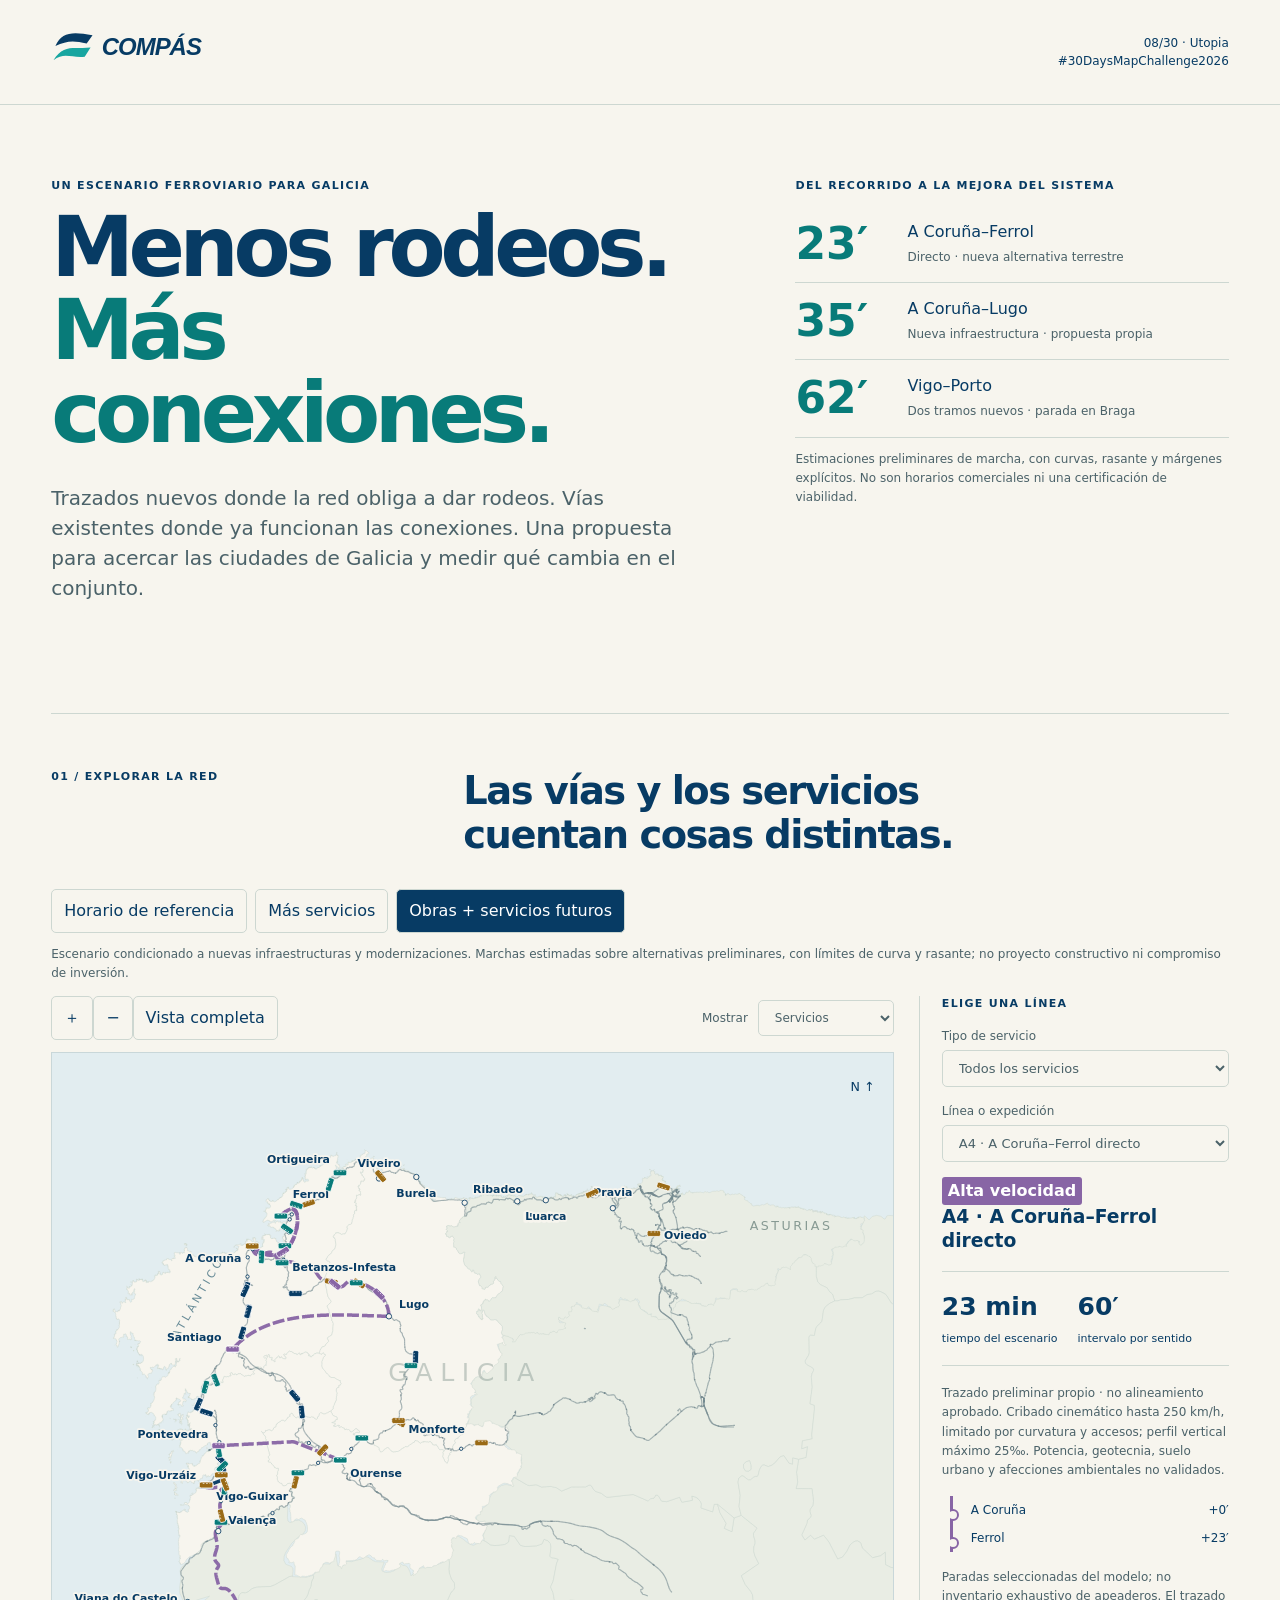
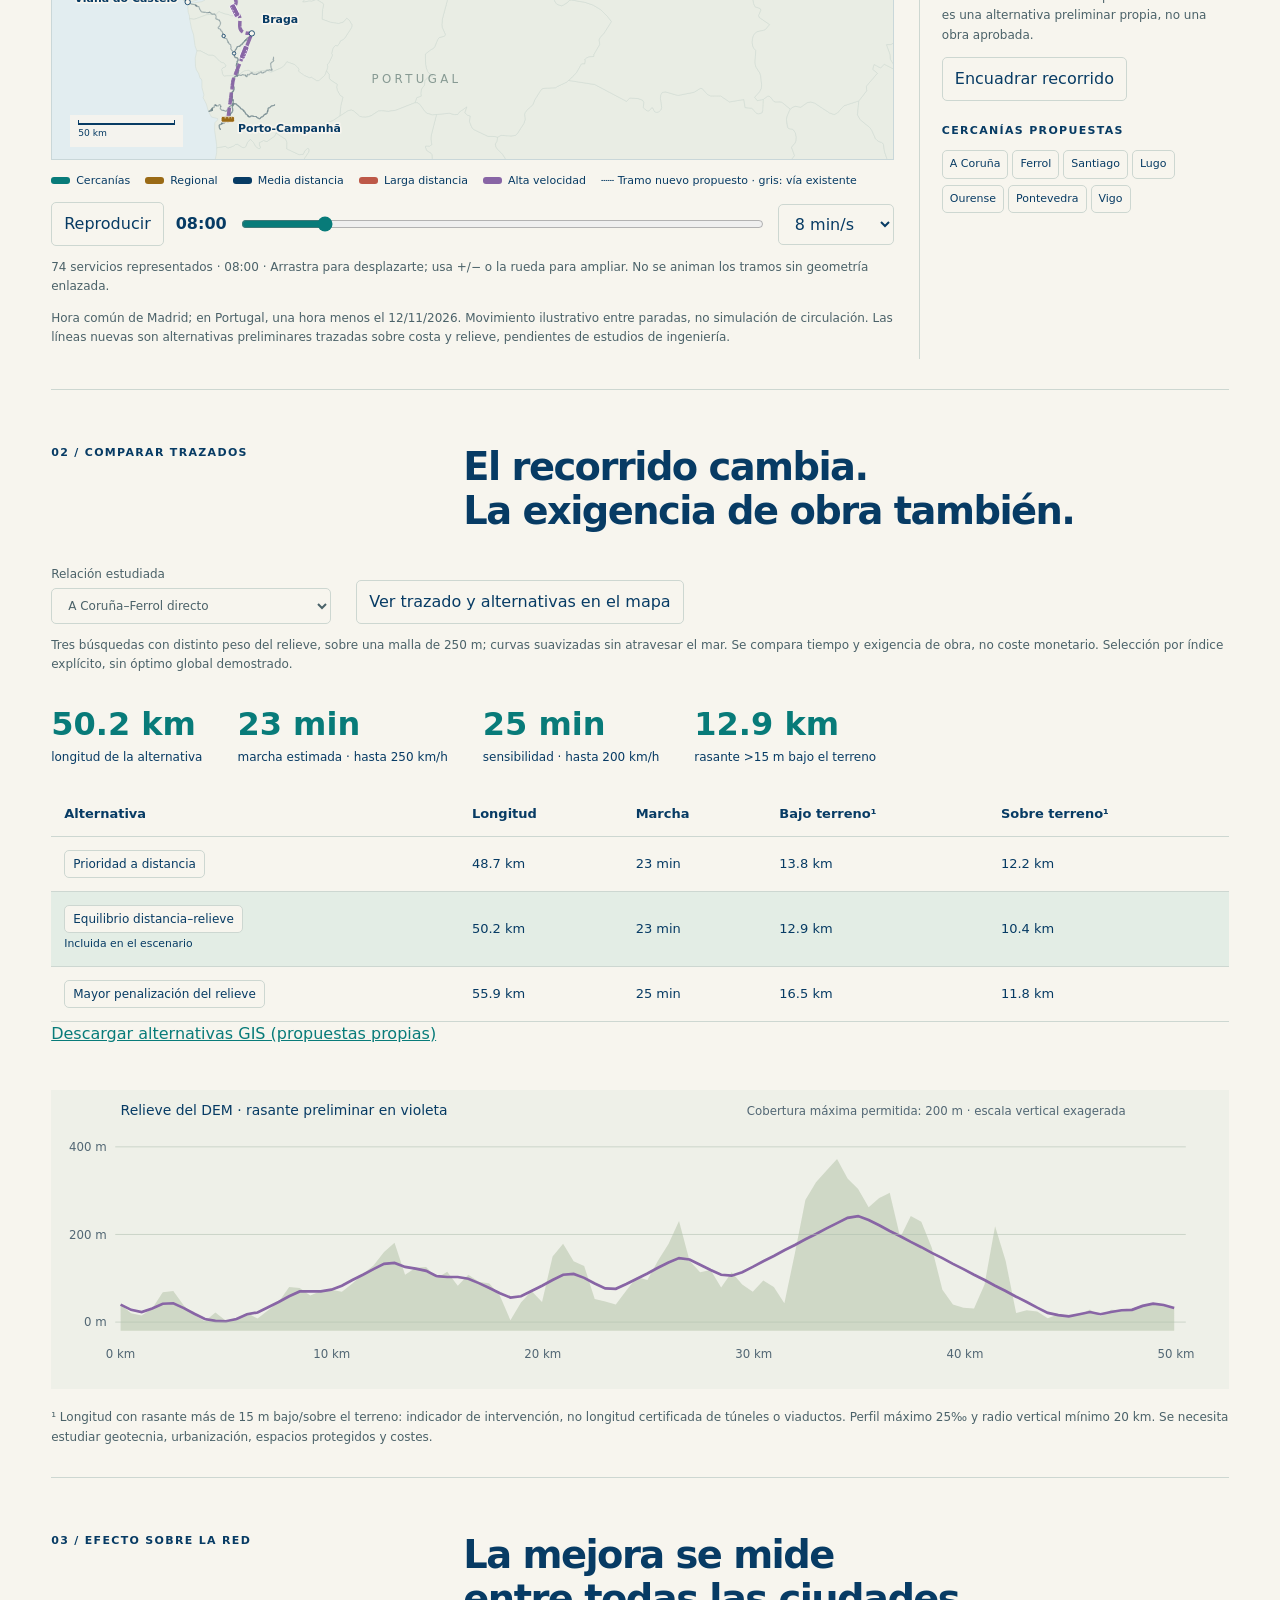
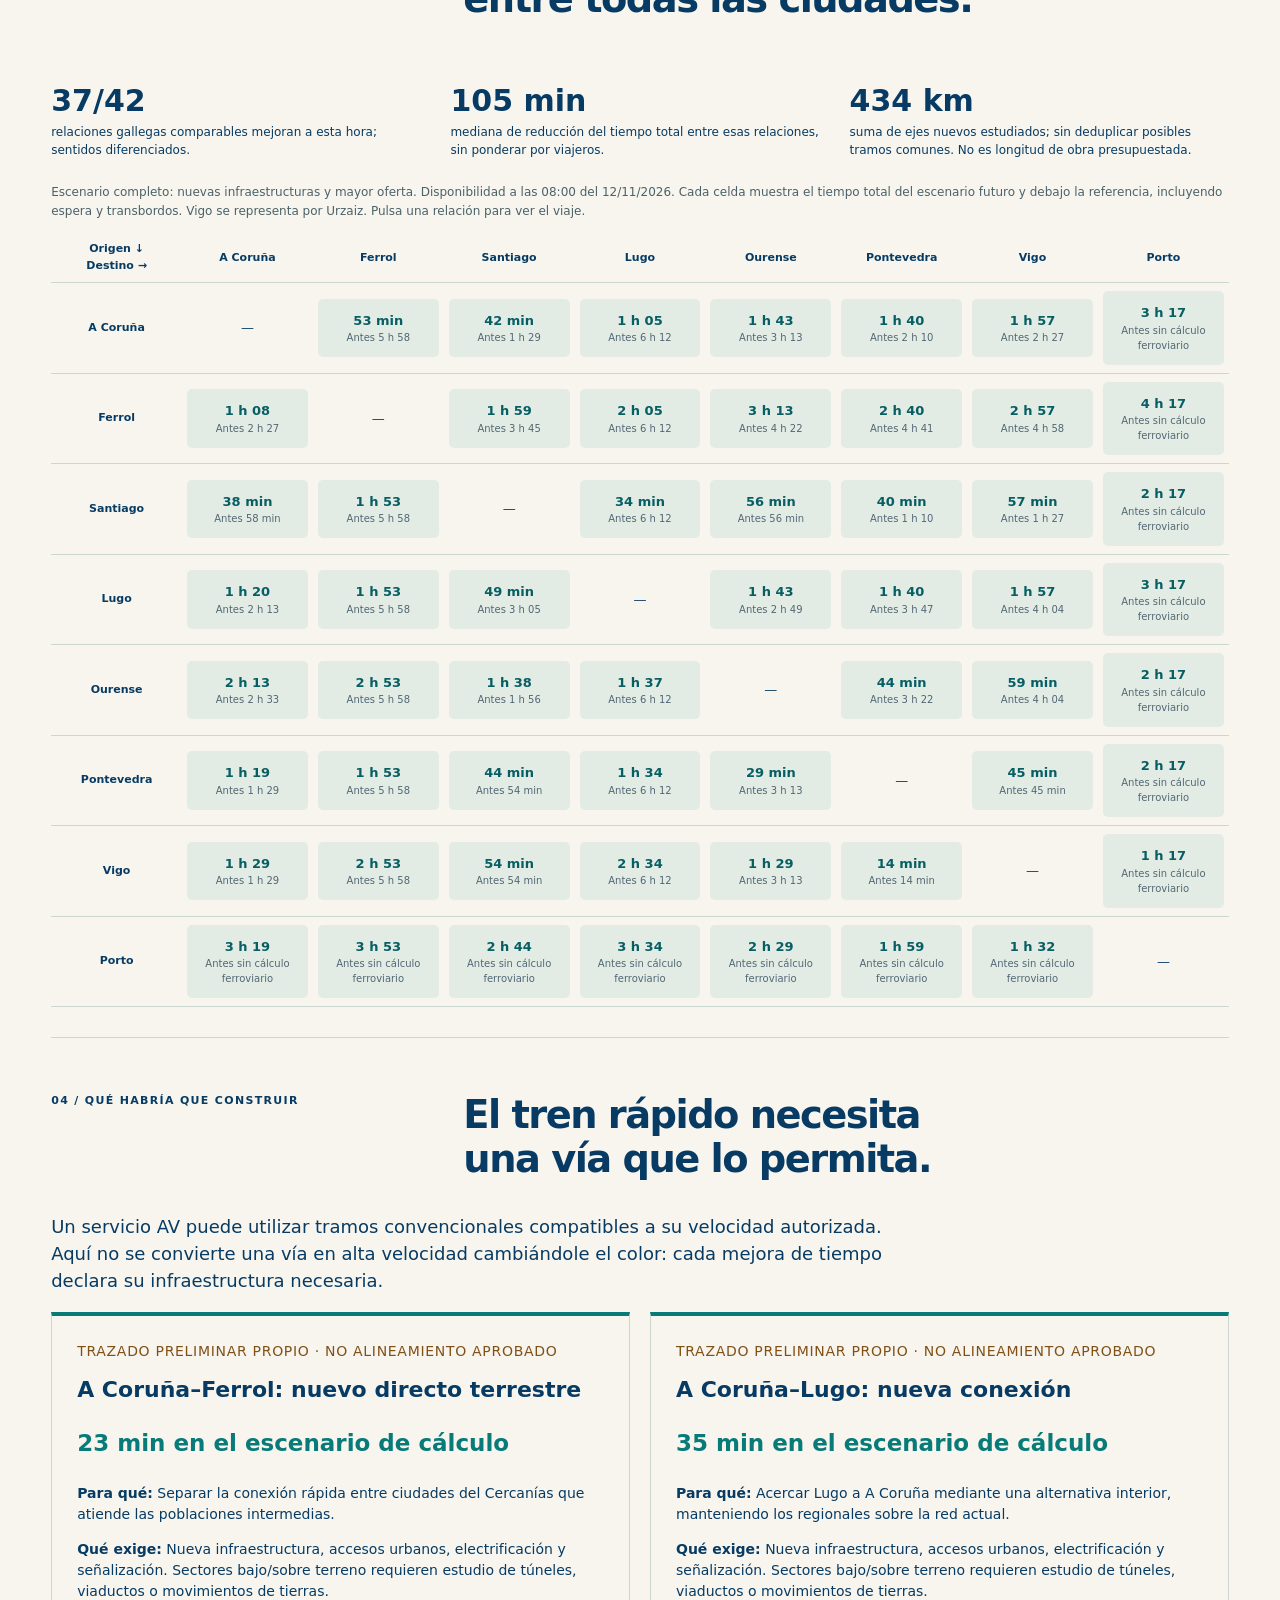
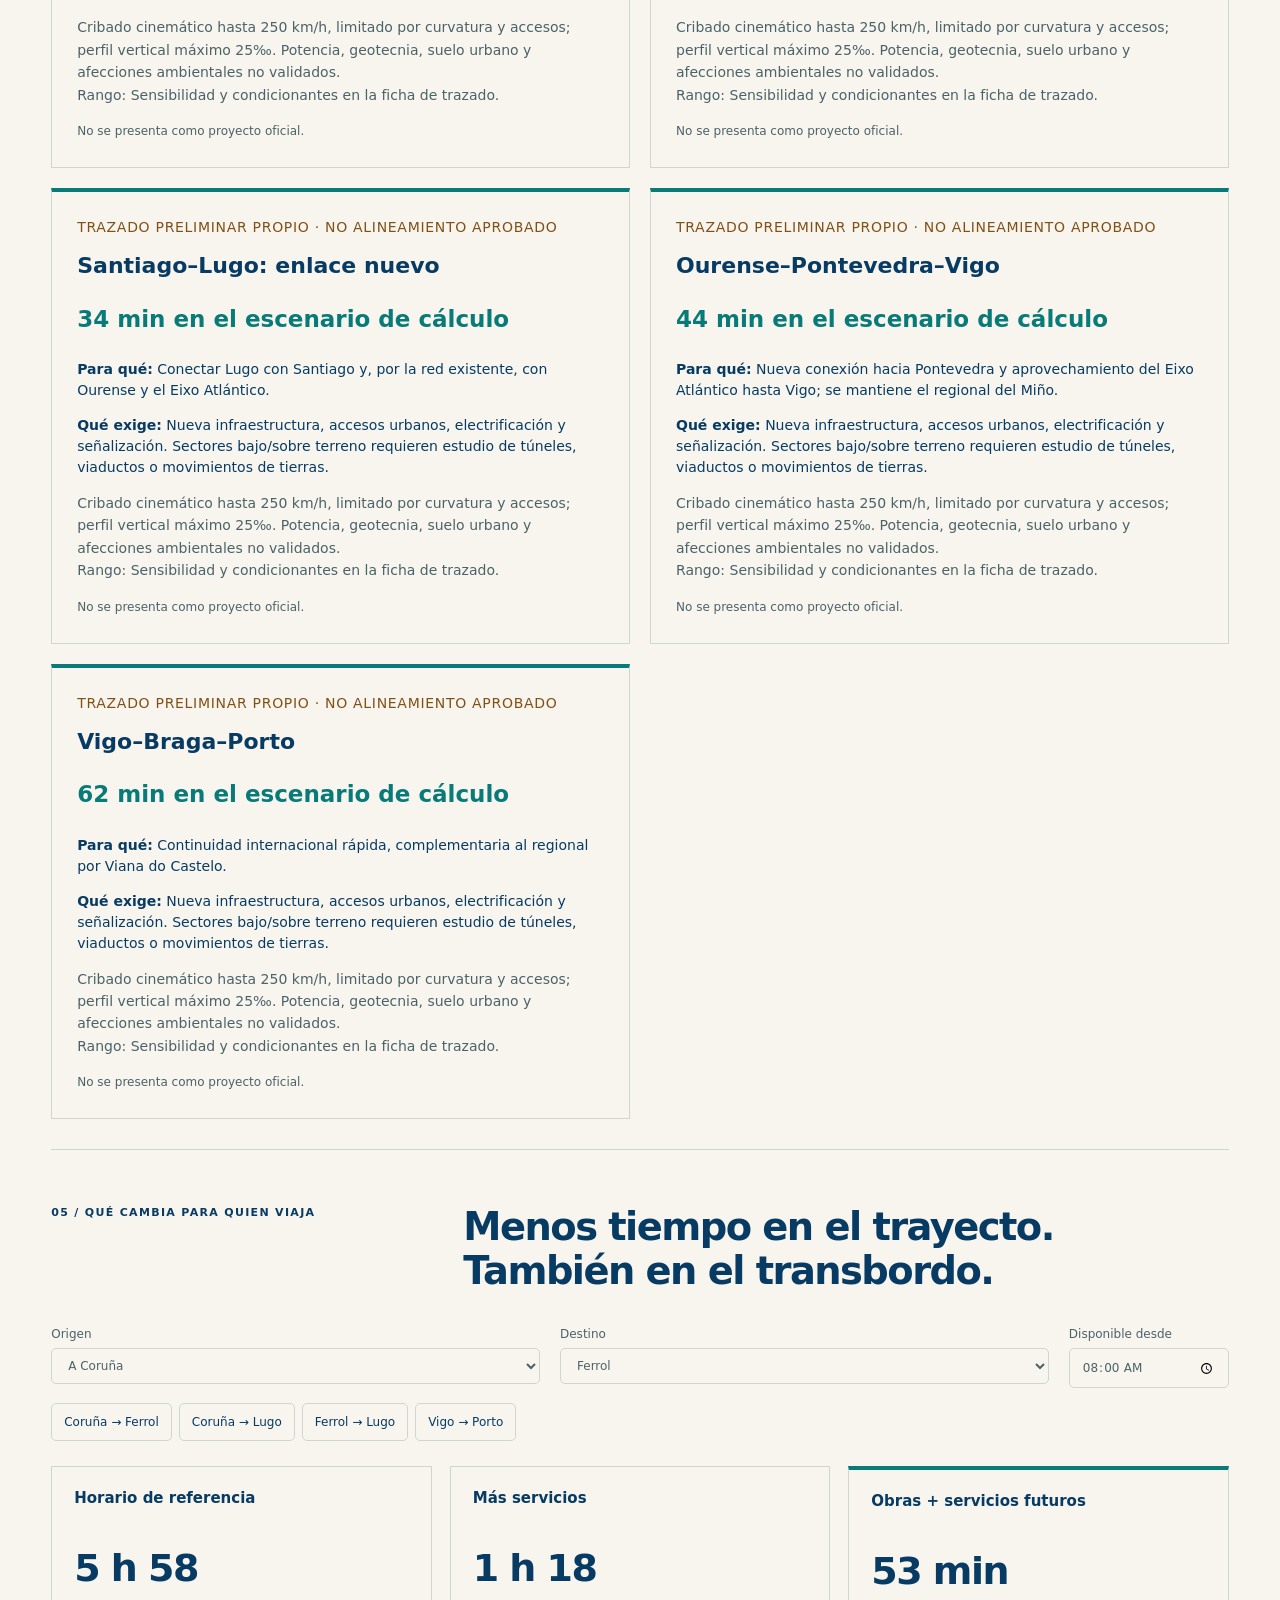
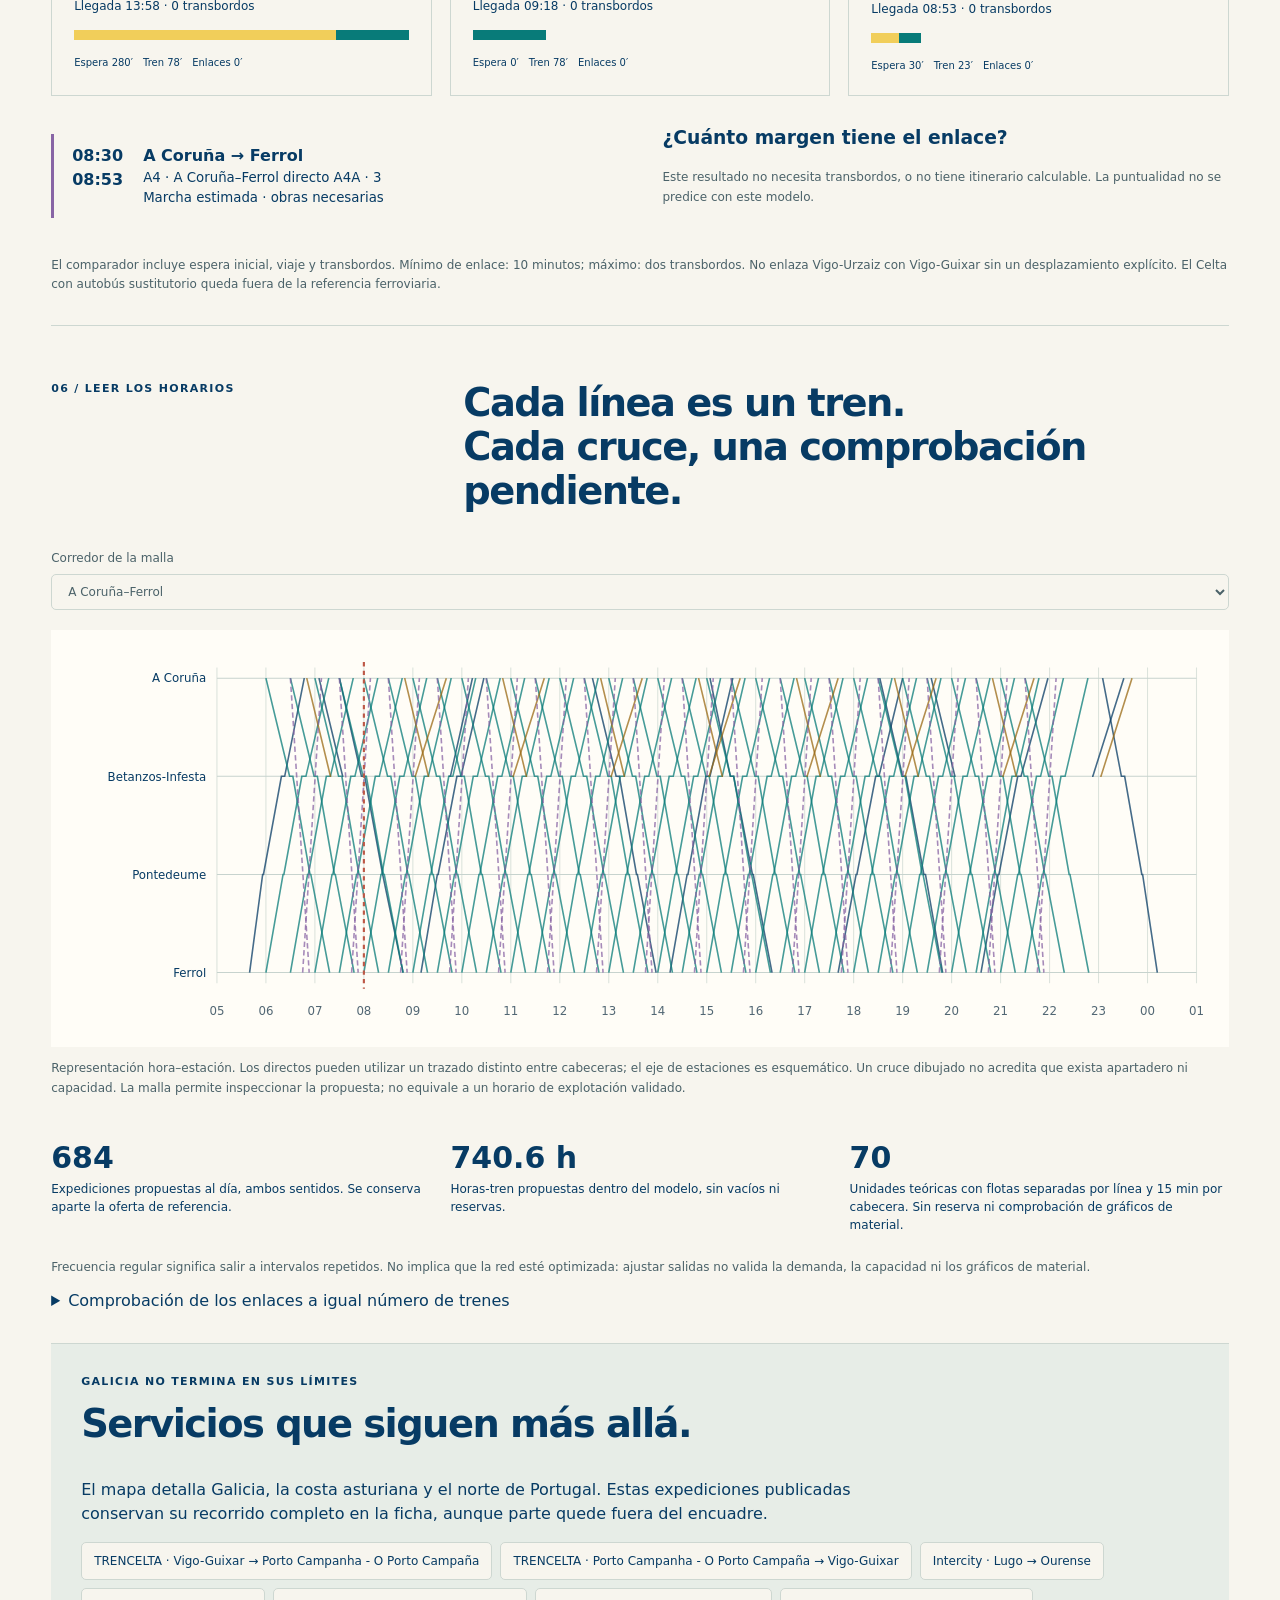
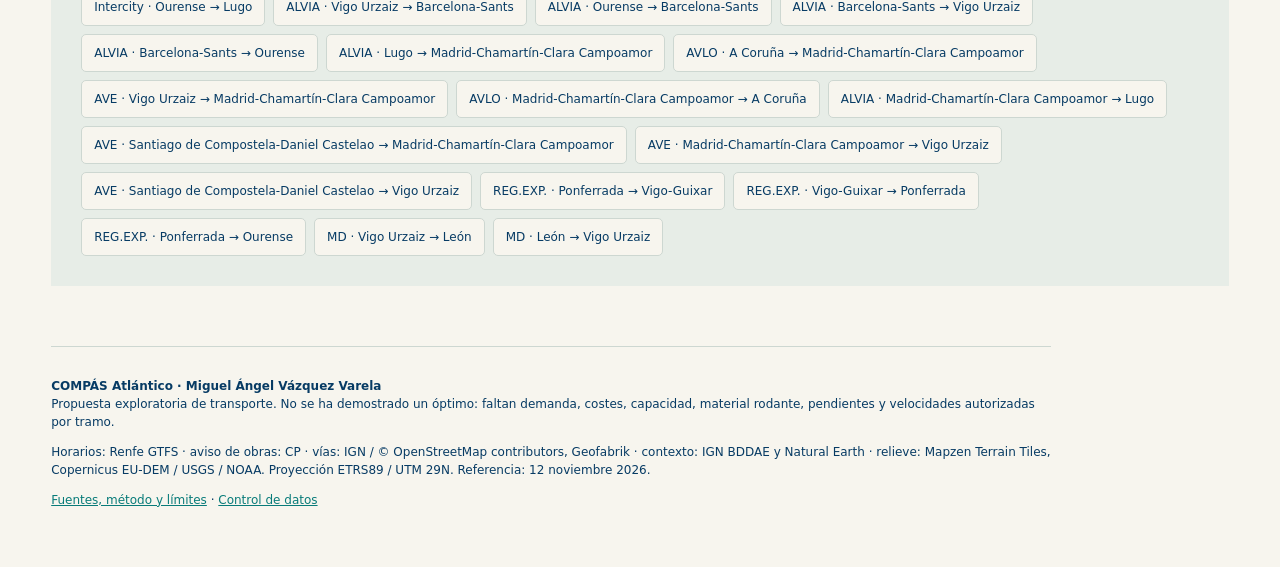
<file: day-08-utopia/archive-v4/index.html>
<!doctype html>
<html lang="es"><head><meta charset="utf-8"><meta name="viewport" content="width=device-width,initial-scale=1"><title>COMPÁS Atlántico · Menos rodeos, más conexiones</title><link rel="stylesheet" href="style.css?v=4"></head>
<body><header><a href="#"><img src="brand/compas.svg" alt="COMPÁS Atlántico"></a><span>08/30 · Utopia<br>#30DaysMapChallenge2026</span></header><main>
<section class="intro"><div><p class="eyebrow">Un escenario ferroviario para Galicia</p><h1>Menos rodeos.<br><em>Más conexiones.</em></h1><p class="lead">Trazados nuevos donde la red obliga a dar rodeos. Vías existentes donde ya funcionan las conexiones. Una propuesta para acercar las ciudades de Galicia y medir qué cambia en el conjunto.</p></div><aside><p class="eyebrow">Del recorrido a la mejora del sistema</p><a href="#works" class="objective"><b id="hero-ferrol">…</b><span>A Coruña–Ferrol<br><small>Directo · nueva alternativa terrestre</small></span></a><a href="#works" class="objective"><b id="hero-lugo">…</b><span>A Coruña–Lugo<br><small>Nueva infraestructura · propuesta propia</small></span></a><a href="#works" class="objective"><b id="hero-porto">…</b><span>Vigo–Porto<br><small>Dos tramos nuevos · parada en Braga</small></span></a><p class="fine">Estimaciones preliminares de marcha, con curvas, rasante y márgenes explícitos. No son horarios comerciales ni una certificación de viabilidad.</p></aside></section>
<section id="atlas"><div class="section-title"><span>01 / Explorar la red</span><h2>Las vías y los servicios<br>cuentan cosas distintas.</h2></div><div class="scenario-tabs" role="group" aria-label="Escenario"><button data-scenario="published">Horario de referencia</button><button data-scenario="coordinated">Más servicios</button><button data-scenario="direct">Obras + servicios futuros</button></div><p id="scenario-note" class="fine" aria-live="polite">Cargando fuentes…</p>
<div class="atlas-layout"><div class="map-panel"><div class="map-toolbar"><div><button id="zoom-in" aria-label="Acercar mapa">＋</button><button id="zoom-out" aria-label="Alejar mapa">−</button><button id="reset-map">Vista completa</button></div><label>Mostrar <select id="layer"><option value="services">Servicios</option><option value="infrastructure">Infraestructura</option></select></label></div><div id="mapwrap"><svg id="map" viewBox="0 0 1000 840" role="img" aria-label="Red ferroviaria de Galicia, Asturias y norte de Portugal. Usa los botones de zoom o arrastra para desplazarte."></svg><div class="scale"><span id="scale-bar"></span><small id="scale-label"></small></div></div><div id="legend"></div><div class="animation"><button id="play">Reproducir</button><output id="clock">08:00</output><input id="time" type="range" min="300" max="1500" value="480" aria-label="Hora representada"><select id="speed" aria-label="Velocidad de reproducción"><option value="3">3 min/s</option><option value="8" selected>8 min/s</option><option value="20">20 min/s</option></select></div><p id="maptip" class="fine"></p><p class="fine">Hora común de Madrid; en Portugal, una hora menos el 12/11/2026. Movimiento ilustrativo entre paradas, no simulación de circulación. Las líneas nuevas son alternativas preliminares trazadas sobre costa y relieve, pendientes de estudios de ingeniería.</p></div>
<aside class="explorer"><p class="eyebrow">Elige una línea</p><label>Tipo de servicio<select id="category"><option value="all">Todos los servicios</option><option value="C">Cercanías</option><option value="R">Regional</option><option value="MD">Media distancia</option><option value="LD">Larga distancia</option><option value="AV">Alta velocidad</option></select></label><label>Línea o expedición<select id="line"></select></label><div id="line-detail" aria-live="polite"></div><button id="fit-line">Encuadrar recorrido</button><div class="city-links"><p class="eyebrow">Cercanías propuestas</p><div id="cities"></div></div></aside></div></section>
<section id="design"><div class="section-title"><span>02 / Comparar trazados</span><h2>El recorrido cambia.<br>La exigencia de obra también.</h2></div><div class="design-controls"><label>Relación estudiada<select id="design-route"></select></label><button id="design-fit">Ver trazado y alternativas en el mapa</button></div><p class="fine">Tres búsquedas con distinto peso del relieve, sobre una malla de 250 m; curvas suavizadas sin atravesar el mar. Se compara tiempo y exigencia de obra, no coste monetario. Selección por índice explícito, sin óptimo global demostrado.</p><div class="design-summary" id="design-summary"></div><div class="table-scroll"><table class="alternatives"><thead><tr><th>Alternativa</th><th>Longitud</th><th>Marcha</th><th>Bajo terreno¹</th><th>Sobre terreno¹</th></tr></thead><tbody id="alternatives"></tbody></table></div><p><a href="corridors.geojson">Descargar alternativas GIS (propuestas propias)</a></p><svg id="profile" viewBox="0 0 1100 280" role="img" aria-label="Perfil del terreno real y rasante preliminar propuesta"></svg><p class="fine">¹ Longitud con rasante más de 15 m bajo/sobre el terreno: indicador de intervención, no longitud certificada de túneles o viaductos. Perfil máximo 25‰ y radio vertical mínimo 20 km. Se necesita estudiar geotecnia, urbanización, espacios protegidos y costes.</p></section>
<section id="system"><div class="section-title"><span>03 / Efecto sobre la red</span><h2>La mejora se mide<br>entre todas las ciudades.</h2></div><div id="system-stats" class="resource-grid"></div><p class="fine">Escenario completo: nuevas infraestructuras y mayor oferta. Disponibilidad a las 08:00 del 12/11/2026. Cada celda muestra el tiempo total del escenario futuro y debajo la referencia, incluyendo espera y transbordos. Vigo se representa por Urzaiz. Pulsa una relación para ver el viaje.</p><div class="table-scroll"><table id="matrix" class="matrix"></table></div></section>
<section id="works"><div class="section-title"><span>04 / Qué habría que construir</span><h2>El tren rápido necesita<br>una vía que lo permita.</h2></div><p class="section-intro">Un servicio AV puede utilizar tramos convencionales compatibles a su velocidad autorizada. Aquí no se convierte una vía en alta velocidad cambiándole el color: cada mejora de tiempo declara su infraestructura necesaria.</p><div id="proposals" class="proposal-grid"></div></section>
<section class="journeys"><div class="section-title"><span>05 / Qué cambia para quien viaja</span><h2>Menos tiempo en el trayecto.<br>También en el transbordo.</h2></div><div class="journey-controls"><label>Origen<select id="origin"></select></label><label>Destino<select id="destination"></select></label><label>Disponible desde<input id="ready" type="time" value="08:00"></label></div><div class="examples"><button data-od="31412,21010">Coruña → Ferrol</button><button data-od="31412,20309">Coruña → Lugo</button><button data-od="21010,20309">Ferrol → Lugo</button><button data-od="08223,94346">Vigo → Porto</button></div><div id="comparison" class="comparison"></div><div class="journey-bottom"><div id="itinerary"></div><div><h3>¿Cuánto margen tiene el enlace?</h3><div id="connections"></div></div></div><p class="fine">El comparador incluye espera inicial, viaje y transbordos. Mínimo de enlace: 10 minutos; máximo: dos transbordos. No enlaza Vigo-Urzaiz con Vigo-Guixar sin un desplazamiento explícito. El Celta con autobús sustitutorio queda fuera de la referencia ferroviaria.</p></section>
<section><div class="section-title"><span>06 / Leer los horarios</span><h2>Cada línea es un tren.<br>Cada cruce, una comprobación pendiente.</h2></div><label>Corredor de la malla<select id="corridor"><option value="ferrol">A Coruña–Ferrol</option><option value="interior">A Coruña–Lugo–Ourense</option><option value="atlantic">Eixo Atlántico</option><option value="portugal">Vigo–Porto</option><option value="coast">Ferrol–Asturias · vía métrica</option></select></label><svg id="malla" viewBox="0 0 1100 390" role="img" aria-label="Gráfico horario de trenes; selecciona un tren para inspeccionarlo"></svg><p class="fine">Representación hora–estación. Los directos pueden utilizar un trazado distinto entre cabeceras; el eje de estaciones es esquemático. Un cruce dibujado no acredita que exista apartadero ni capacidad. La malla permite inspeccionar la propuesta; no equivale a un horario de explotación validado.</p><div id="resources"></div></section>
<section class="external"><p class="eyebrow">Galicia no termina en sus límites</p><h2>Servicios que siguen más allá.</h2><p>El mapa detalla Galicia, la costa asturiana y el norte de Portugal. Estas expediciones publicadas conservan su recorrido completo en la ficha, aunque parte quede fuera del encuadre.</p><div id="external-lines"></div></section>
<footer><strong>COMPÁS Atlántico · Miguel Ángel Vázquez Varela</strong><p>Propuesta exploratoria de transporte. No se ha demostrado un óptimo: faltan demanda, costes, capacidad, material rodante, pendientes y velocidades autorizadas por tramo.</p><p>Horarios: Renfe GTFS · aviso de obras: CP · vías: IGN / © OpenStreetMap contributors, Geofabrik · contexto: IGN BDDAE y Natural Earth · relieve: Mapzen Terrain Tiles, Copernicus EU-DEM / USGS / NOAA. Proyección ETRS89 / UTM 29N. Referencia: 12 noviembre 2026.</p><a href="methodology.md">Fuentes, método y límites</a> · <a href="qa.json">Control de datos</a></footer>
</main><script src="app.js?v=4"></script></body></html>
</file>
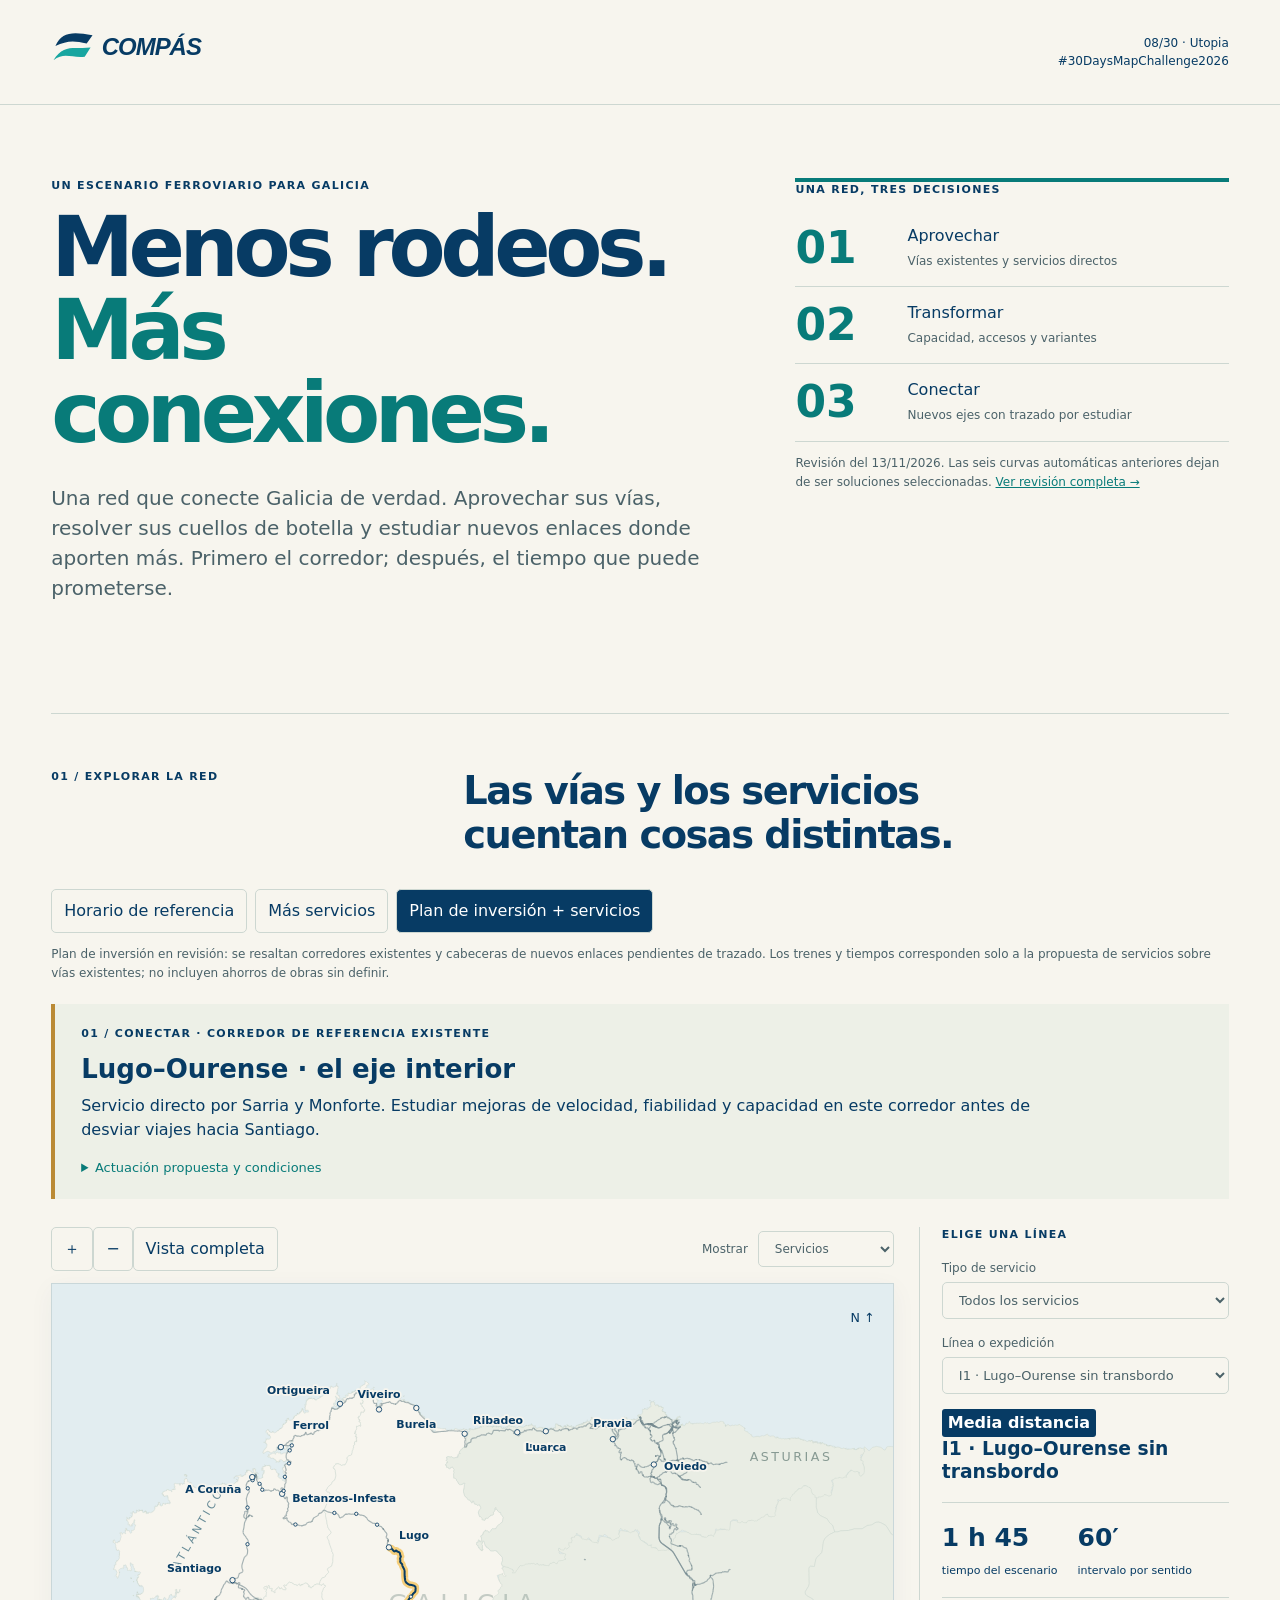
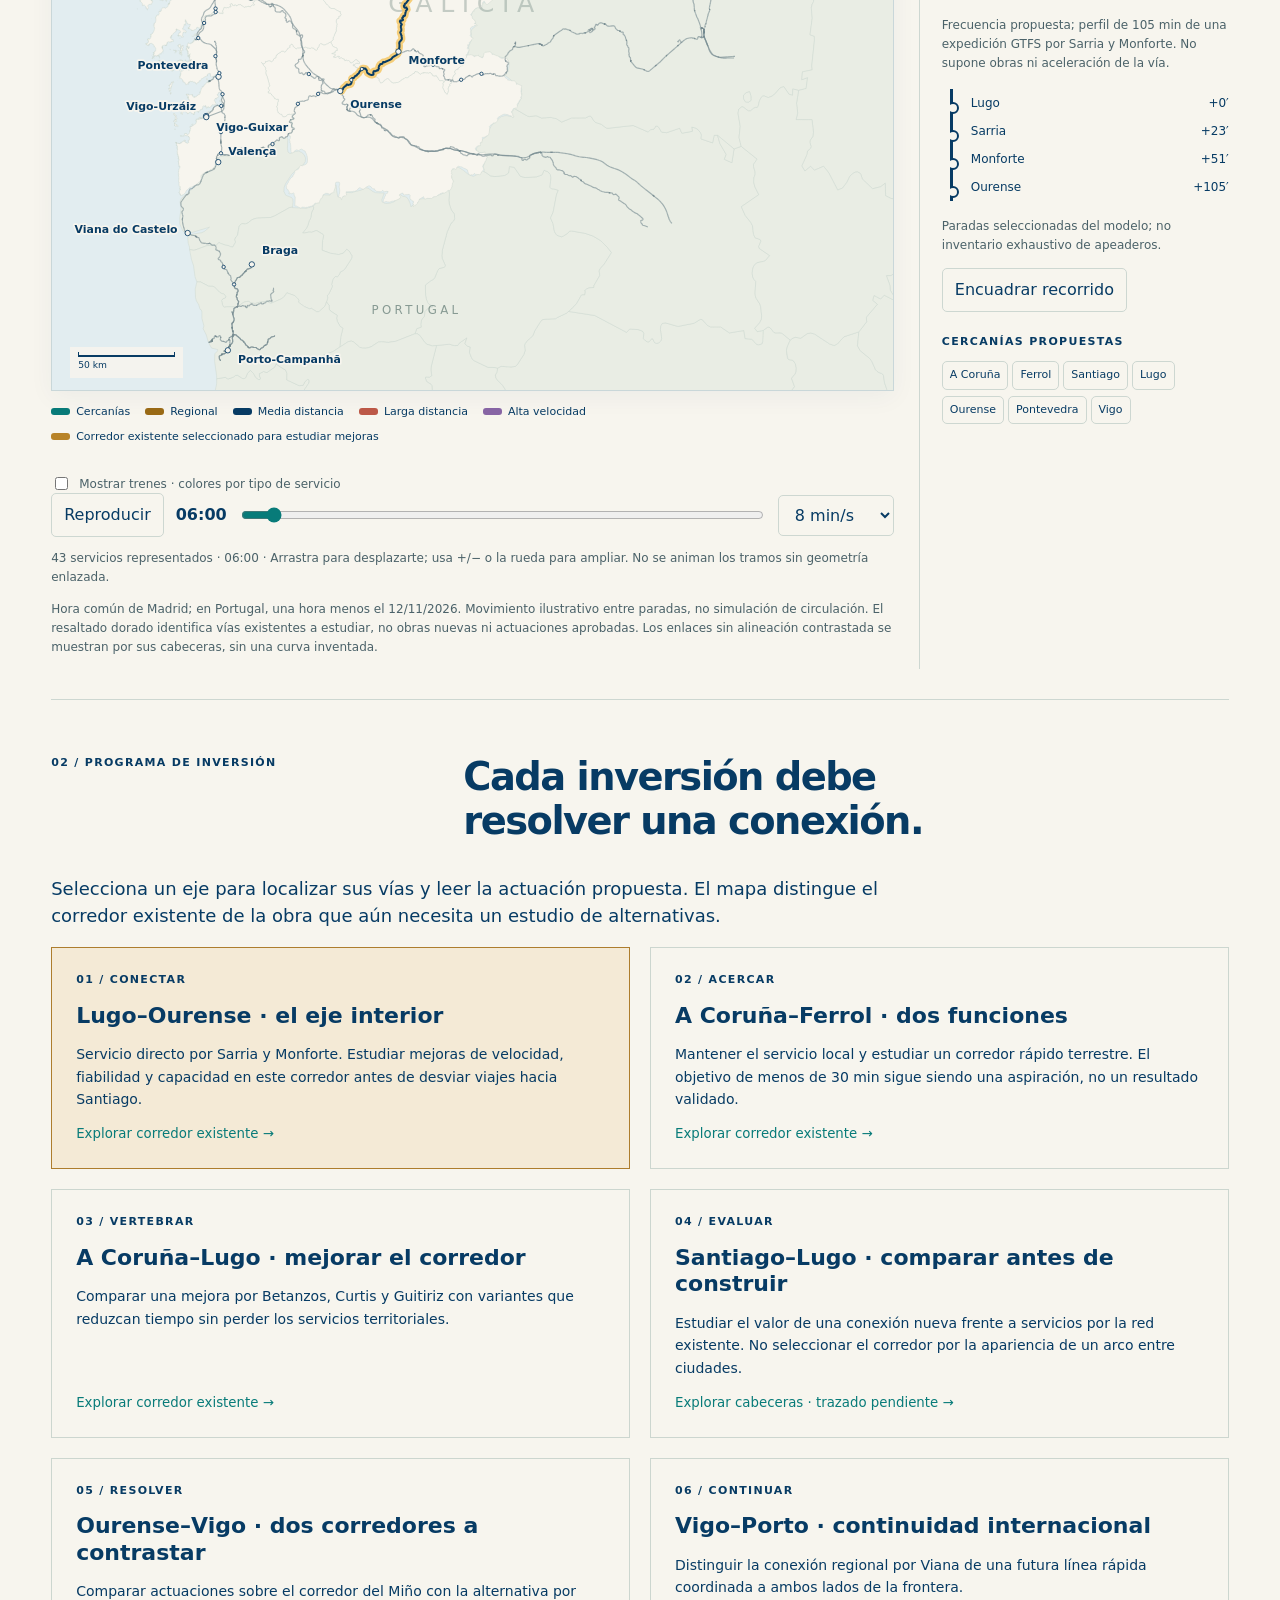
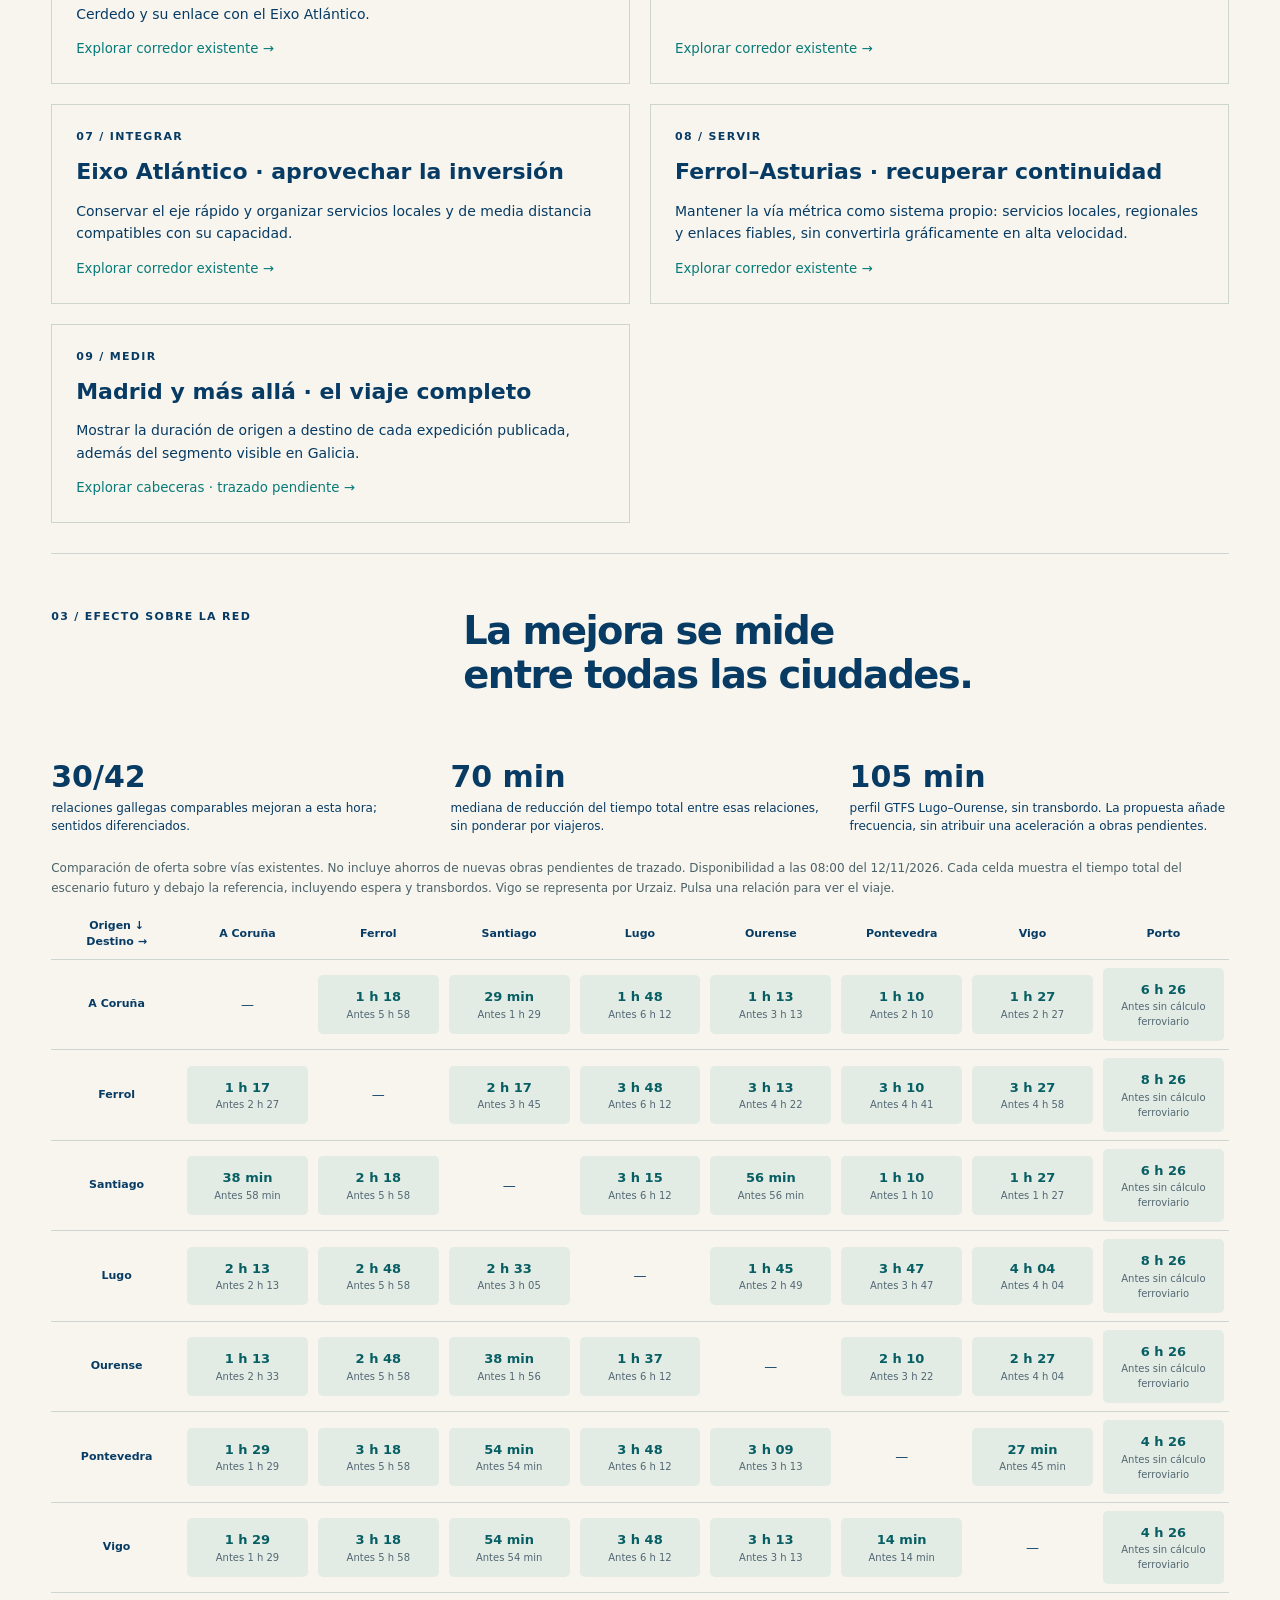
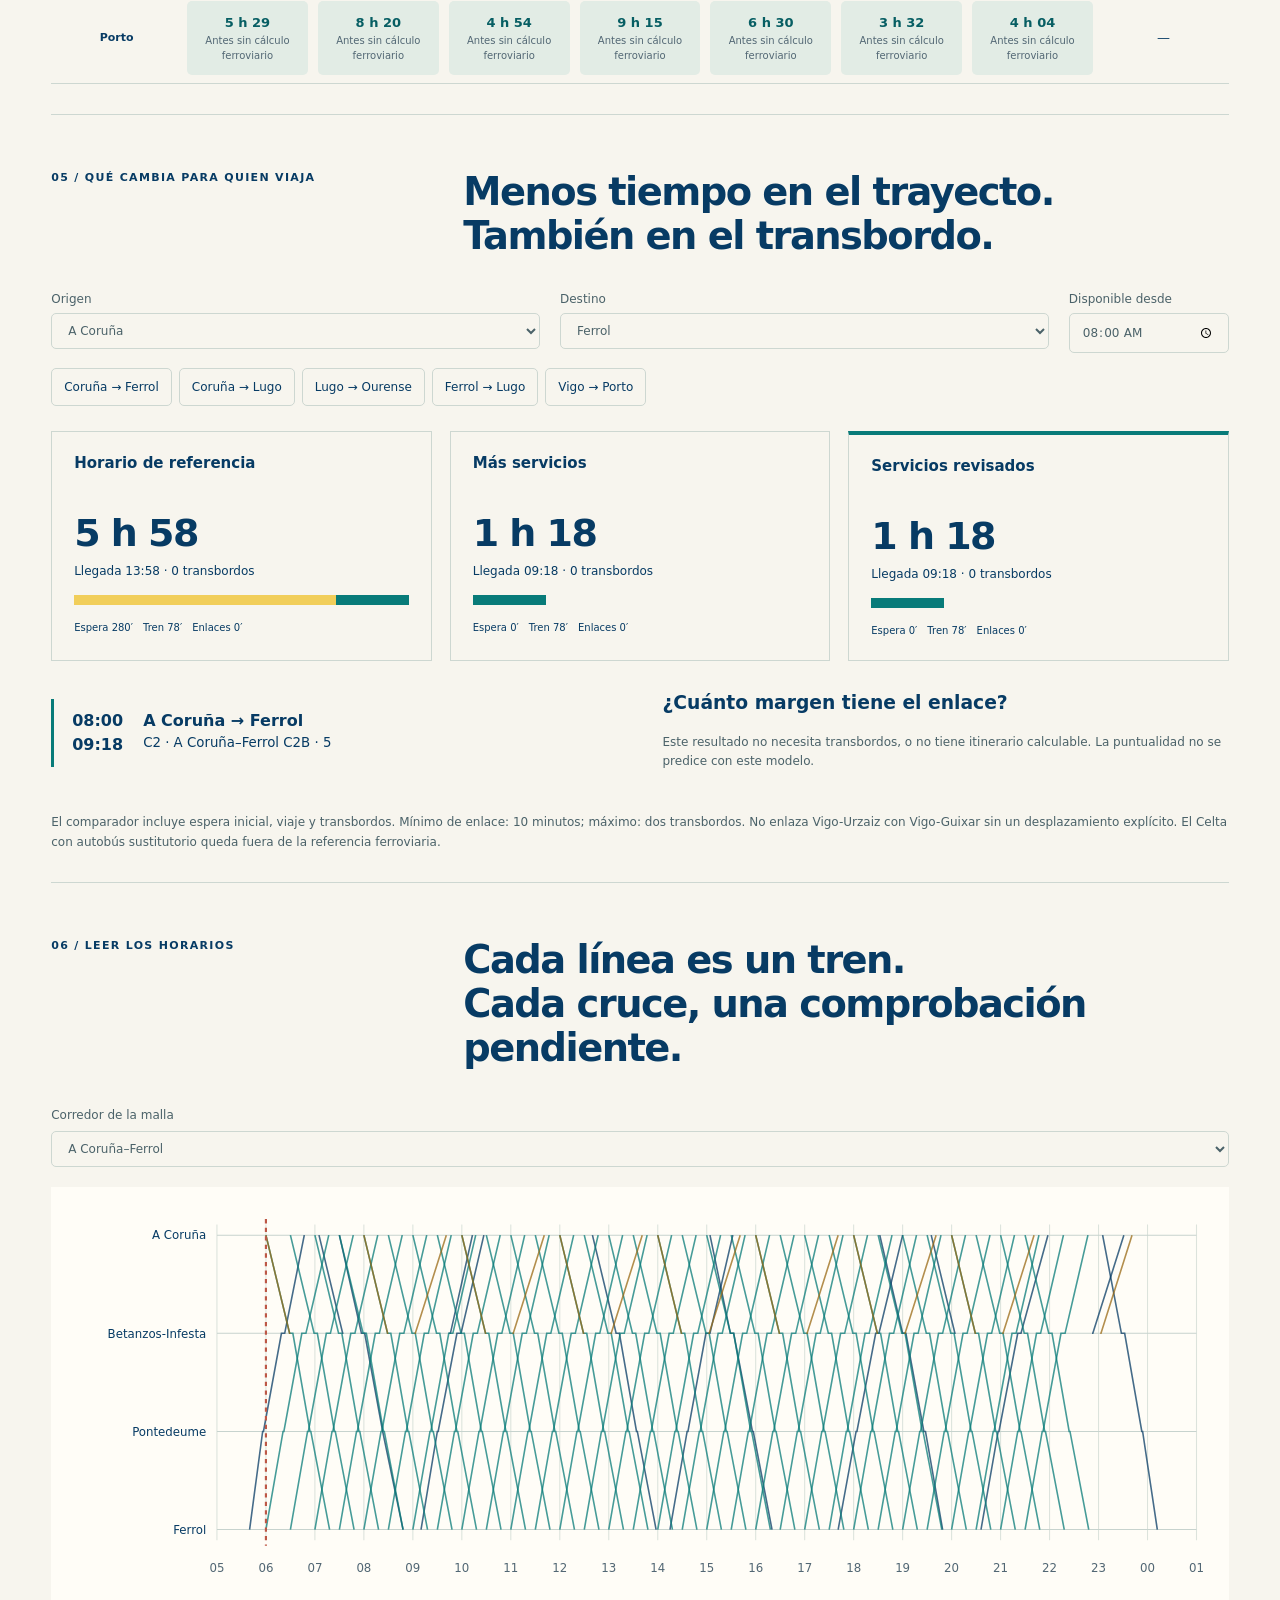
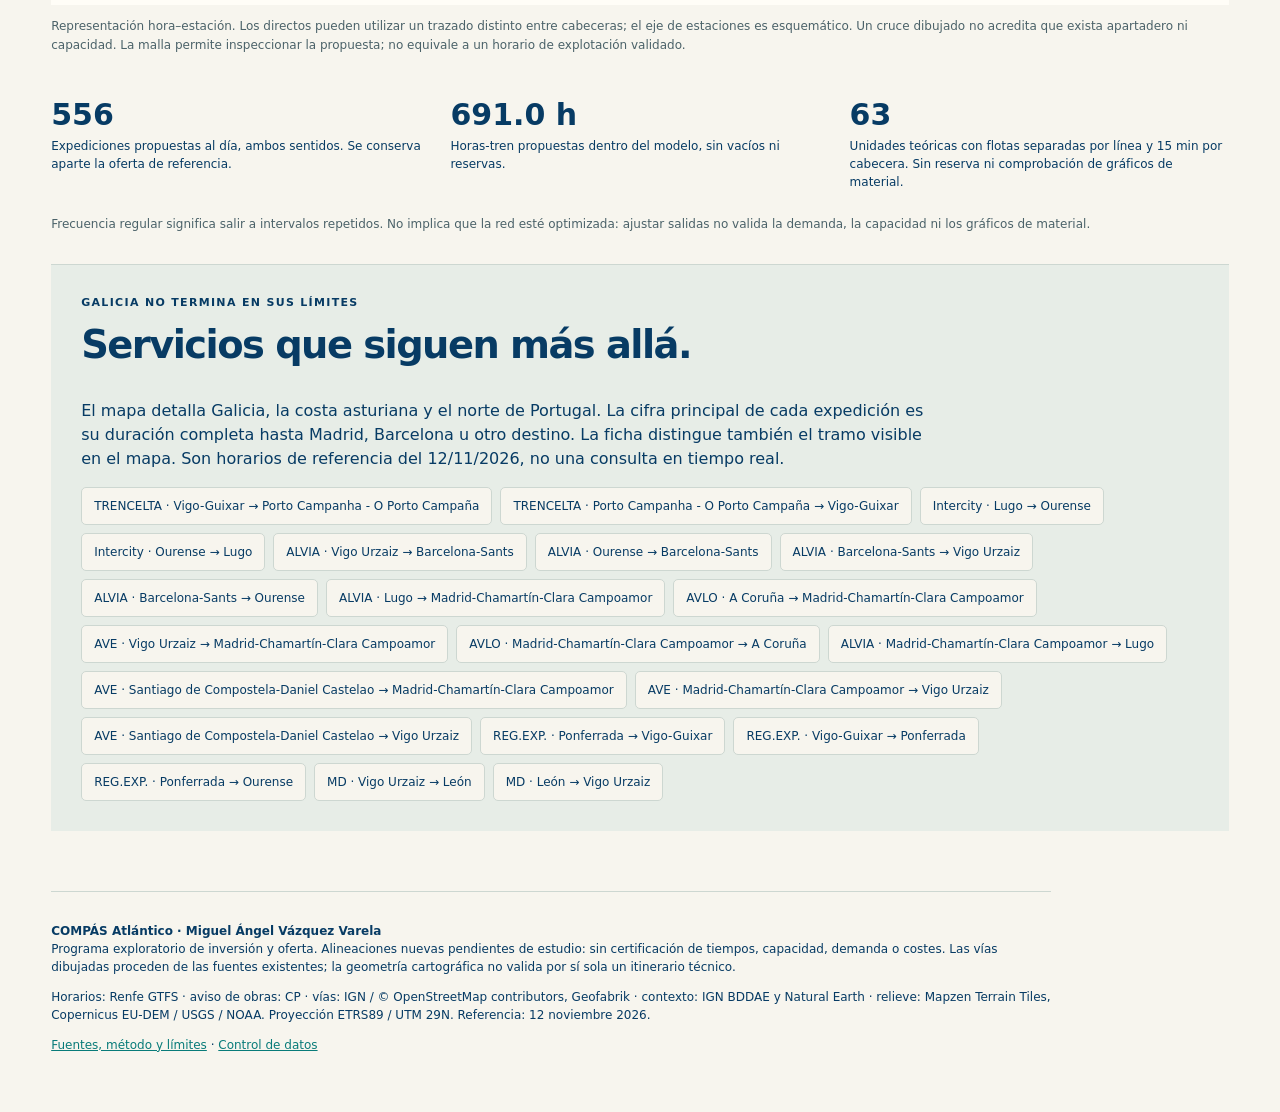
<file: day-08-utopia/archive-v5/index.html>
<!doctype html>
<html lang="es"><head><meta charset="utf-8"><meta name="viewport" content="width=device-width,initial-scale=1"><title>COMPÁS Atlántico · Menos rodeos, más conexiones</title><link rel="stylesheet" href="style.css?v=5"></head>
<body><header><a href="#"><img src="brand/compas.svg" alt="COMPÁS Atlántico"></a><span>08/30 · Utopia<br>#30DaysMapChallenge2026</span></header><main>
<section class="intro"><div><p class="eyebrow">Un escenario ferroviario para Galicia</p><h1>Menos rodeos.<br><em>Más conexiones.</em></h1><p class="lead">Una red que conecte Galicia de verdad. Aprovechar sus vías, resolver sus cuellos de botella y estudiar nuevos enlaces donde aporten más. Primero el corredor; después, el tiempo que puede prometerse.</p></div><aside class="plan-hero"><p class="eyebrow">Una red, tres decisiones</p><a href="#works" class="objective"><b>01</b><span>Aprovechar<br><small>Vías existentes y servicios directos</small></span></a><a href="#works" class="objective"><b>02</b><span>Transformar<br><small>Capacidad, accesos y variantes</small></span></a><a href="#works" class="objective"><b>03</b><span>Conectar<br><small>Nuevos ejes con trazado por estudiar</small></span></a><p class="fine">Revisión del 13/11/2026. Las seis curvas automáticas anteriores dejan de ser soluciones seleccionadas. <a href="review.md">Ver revisión completa →</a></p></aside></section>
<section id="atlas"><div class="section-title"><span>01 / Explorar la red</span><h2>Las vías y los servicios<br>cuentan cosas distintas.</h2></div><div class="scenario-tabs" role="group" aria-label="Escenario"><button data-scenario="published">Horario de referencia</button><button data-scenario="coordinated">Más servicios</button><button data-scenario="direct">Plan de inversión + servicios</button></div><p id="scenario-note" class="fine" aria-live="polite">Cargando fuentes…</p>
<div id="investment-detail" class="investment-detail" aria-live="polite"></div><div class="atlas-layout"><div class="map-panel"><div class="map-toolbar"><div><button id="zoom-in" aria-label="Acercar mapa">＋</button><button id="zoom-out" aria-label="Alejar mapa">−</button><button id="reset-map">Vista completa</button></div><label>Mostrar <select id="layer"><option value="services">Servicios</option><option value="infrastructure">Infraestructura</option></select></label></div><div id="mapwrap"><svg id="map" viewBox="0 0 1000 840" role="img" aria-label="Red ferroviaria de Galicia, Asturias y norte de Portugal. Usa los botones de zoom o arrastra para desplazarte."></svg><div class="scale"><span id="scale-bar"></span><small id="scale-label"></small></div></div><div id="legend"></div><label class="train-toggle"><input id="show-trains" type="checkbox"> Mostrar trenes · colores por tipo de servicio</label><div class="animation"><button id="play">Reproducir</button><output id="clock">08:00</output><input id="time" type="range" min="300" max="1500" value="480" aria-label="Hora representada"><select id="speed" aria-label="Velocidad de reproducción"><option value="3">3 min/s</option><option value="8" selected>8 min/s</option><option value="20">20 min/s</option></select></div><p id="maptip" class="fine"></p><p class="fine">Hora común de Madrid; en Portugal, una hora menos el 12/11/2026. Movimiento ilustrativo entre paradas, no simulación de circulación. El resaltado dorado identifica vías existentes a estudiar, no obras nuevas ni actuaciones aprobadas. Los enlaces sin alineación contrastada se muestran por sus cabeceras, sin una curva inventada.</p></div>
<aside class="explorer"><p class="eyebrow">Elige una línea</p><label>Tipo de servicio<select id="category"><option value="all">Todos los servicios</option><option value="C">Cercanías</option><option value="R">Regional</option><option value="MD">Media distancia</option><option value="LD">Larga distancia</option><option value="AV">Alta velocidad</option></select></label><label>Línea o expedición<select id="line"></select></label><div id="line-detail" aria-live="polite"></div><button id="fit-line">Encuadrar recorrido</button><div class="city-links"><p class="eyebrow">Cercanías propuestas</p><div id="cities"></div></div></aside></div></section>
<section id="works"><div class="section-title"><span>02 / Programa de inversión</span><h2>Cada inversión debe<br>resolver una conexión.</h2></div><p class="section-intro">Selecciona un eje para localizar sus vías y leer la actuación propuesta. El mapa distingue el corredor existente de la obra que aún necesita un estudio de alternativas.</p><div id="proposals" class="proposal-grid"></div></section>
<section id="system"><div class="section-title"><span>03 / Efecto sobre la red</span><h2>La mejora se mide<br>entre todas las ciudades.</h2></div><div id="system-stats" class="resource-grid"></div><p class="fine">Comparación de oferta sobre vías existentes. No incluye ahorros de nuevas obras pendientes de trazado. Disponibilidad a las 08:00 del 12/11/2026. Cada celda muestra el tiempo total del escenario futuro y debajo la referencia, incluyendo espera y transbordos. Vigo se representa por Urzaiz. Pulsa una relación para ver el viaje.</p><div class="table-scroll"><table id="matrix" class="matrix"></table></div></section>
<section class="journeys"><div class="section-title"><span>05 / Qué cambia para quien viaja</span><h2>Menos tiempo en el trayecto.<br>También en el transbordo.</h2></div><div class="journey-controls"><label>Origen<select id="origin"></select></label><label>Destino<select id="destination"></select></label><label>Disponible desde<input id="ready" type="time" value="08:00"></label></div><div class="examples"><button data-od="31412,21010">Coruña → Ferrol</button><button data-od="31412,20309">Coruña → Lugo</button><button data-od="20309,22100">Lugo → Ourense</button><button data-od="21010,20309">Ferrol → Lugo</button><button data-od="08223,94346">Vigo → Porto</button></div><div id="comparison" class="comparison"></div><div class="journey-bottom"><div id="itinerary"></div><div><h3>¿Cuánto margen tiene el enlace?</h3><div id="connections"></div></div></div><p class="fine">El comparador incluye espera inicial, viaje y transbordos. Mínimo de enlace: 10 minutos; máximo: dos transbordos. No enlaza Vigo-Urzaiz con Vigo-Guixar sin un desplazamiento explícito. El Celta con autobús sustitutorio queda fuera de la referencia ferroviaria.</p></section>
<section><div class="section-title"><span>06 / Leer los horarios</span><h2>Cada línea es un tren.<br>Cada cruce, una comprobación pendiente.</h2></div><label>Corredor de la malla<select id="corridor"><option value="ferrol">A Coruña–Ferrol</option><option value="interior">A Coruña–Lugo–Ourense</option><option value="atlantic">Eixo Atlántico</option><option value="portugal">Vigo–Porto</option><option value="coast">Ferrol–Asturias · vía métrica</option></select></label><svg id="malla" viewBox="0 0 1100 390" role="img" aria-label="Gráfico horario de trenes; selecciona un tren para inspeccionarlo"></svg><p class="fine">Representación hora–estación. Los directos pueden utilizar un trazado distinto entre cabeceras; el eje de estaciones es esquemático. Un cruce dibujado no acredita que exista apartadero ni capacidad. La malla permite inspeccionar la propuesta; no equivale a un horario de explotación validado.</p><div id="resources"></div></section>
<section class="external"><p class="eyebrow">Galicia no termina en sus límites</p><h2>Servicios que siguen más allá.</h2><p>El mapa detalla Galicia, la costa asturiana y el norte de Portugal. La cifra principal de cada expedición es su duración completa hasta Madrid, Barcelona u otro destino. La ficha distingue también el tramo visible en el mapa. Son horarios de referencia del 12/11/2026, no una consulta en tiempo real.</p><div id="external-lines"></div></section>
<footer><strong>COMPÁS Atlántico · Miguel Ángel Vázquez Varela</strong><p>Programa exploratorio de inversión y oferta. Alineaciones nuevas pendientes de estudio: sin certificación de tiempos, capacidad, demanda o costes. Las vías dibujadas proceden de las fuentes existentes; la geometría cartográfica no valida por sí sola un itinerario técnico.</p><p>Horarios: Renfe GTFS · aviso de obras: CP · vías: IGN / © OpenStreetMap contributors, Geofabrik · contexto: IGN BDDAE y Natural Earth · relieve: Mapzen Terrain Tiles, Copernicus EU-DEM / USGS / NOAA. Proyección ETRS89 / UTM 29N. Referencia: 12 noviembre 2026.</p><a href="methodology.md">Fuentes, método y límites</a> · <a href="qa.json">Control de datos</a></footer>
</main><script src="app.js?v=5"></script></body></html>
</file>
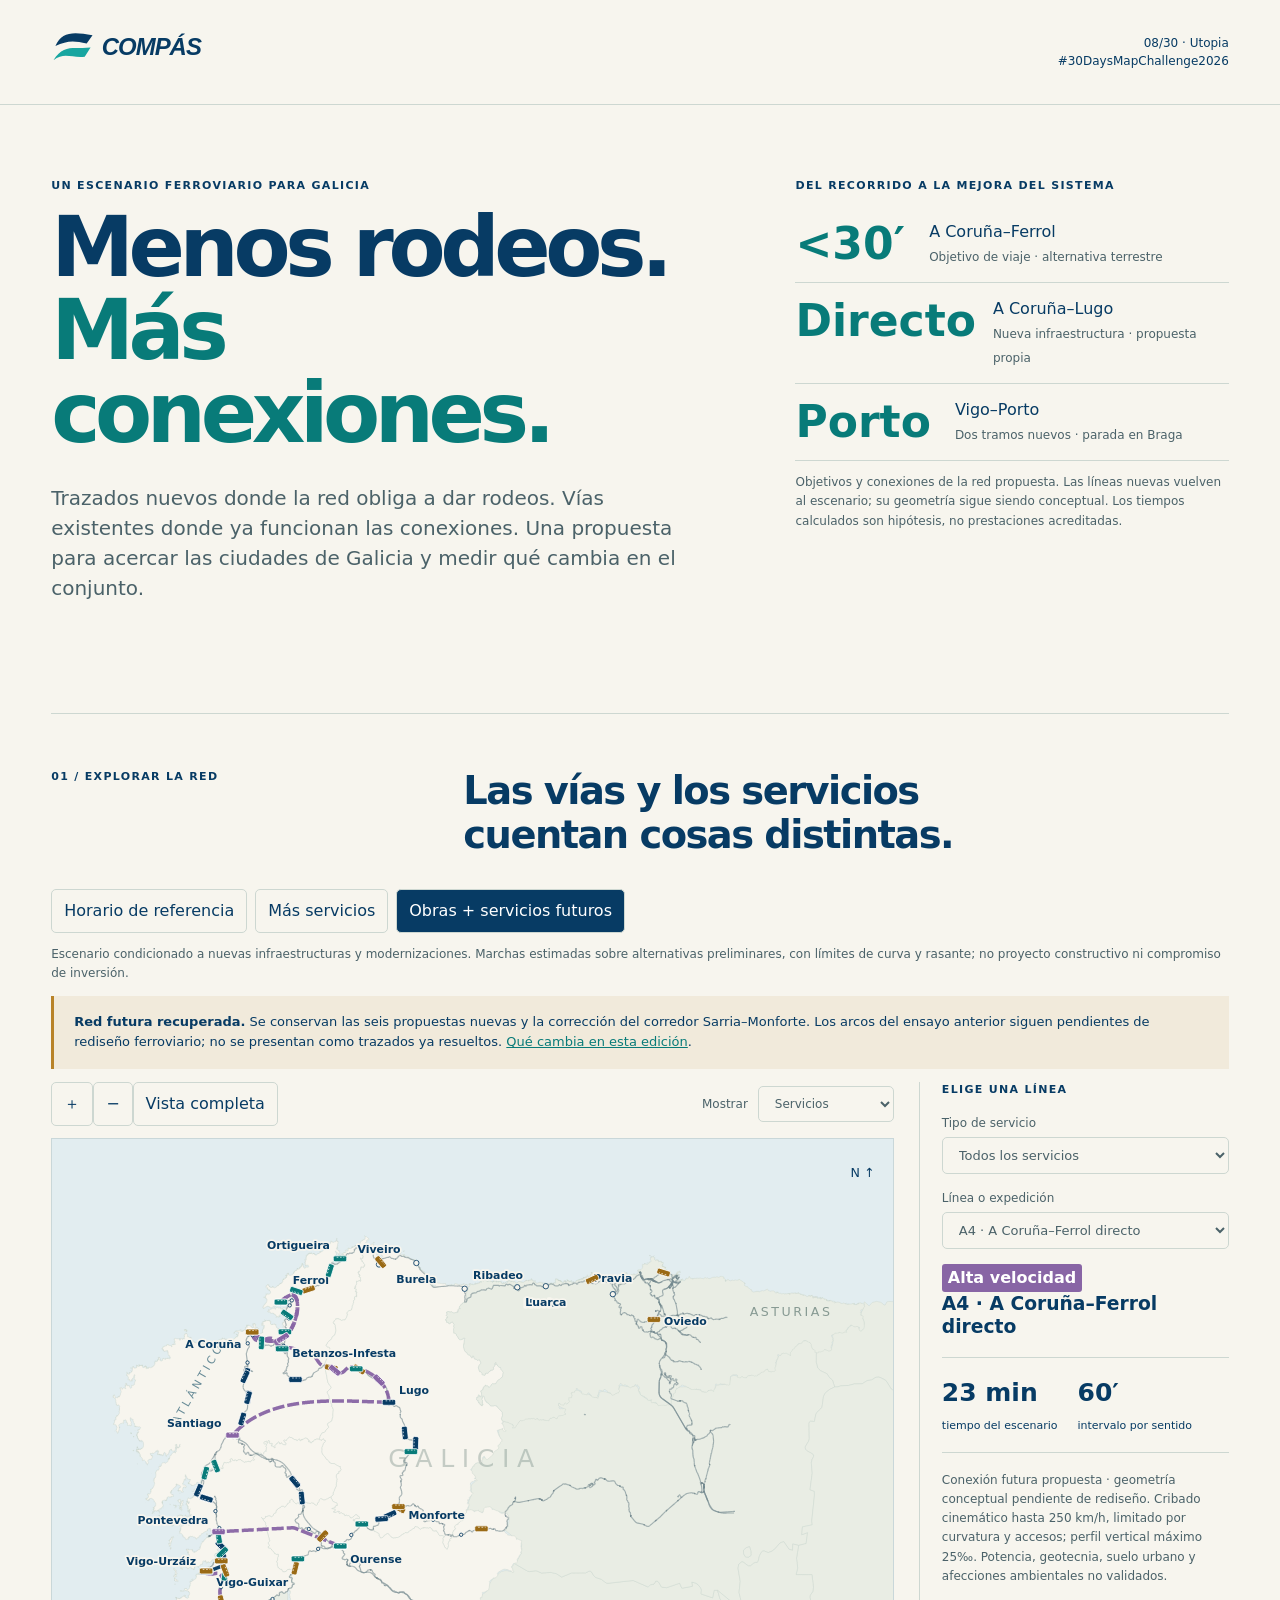
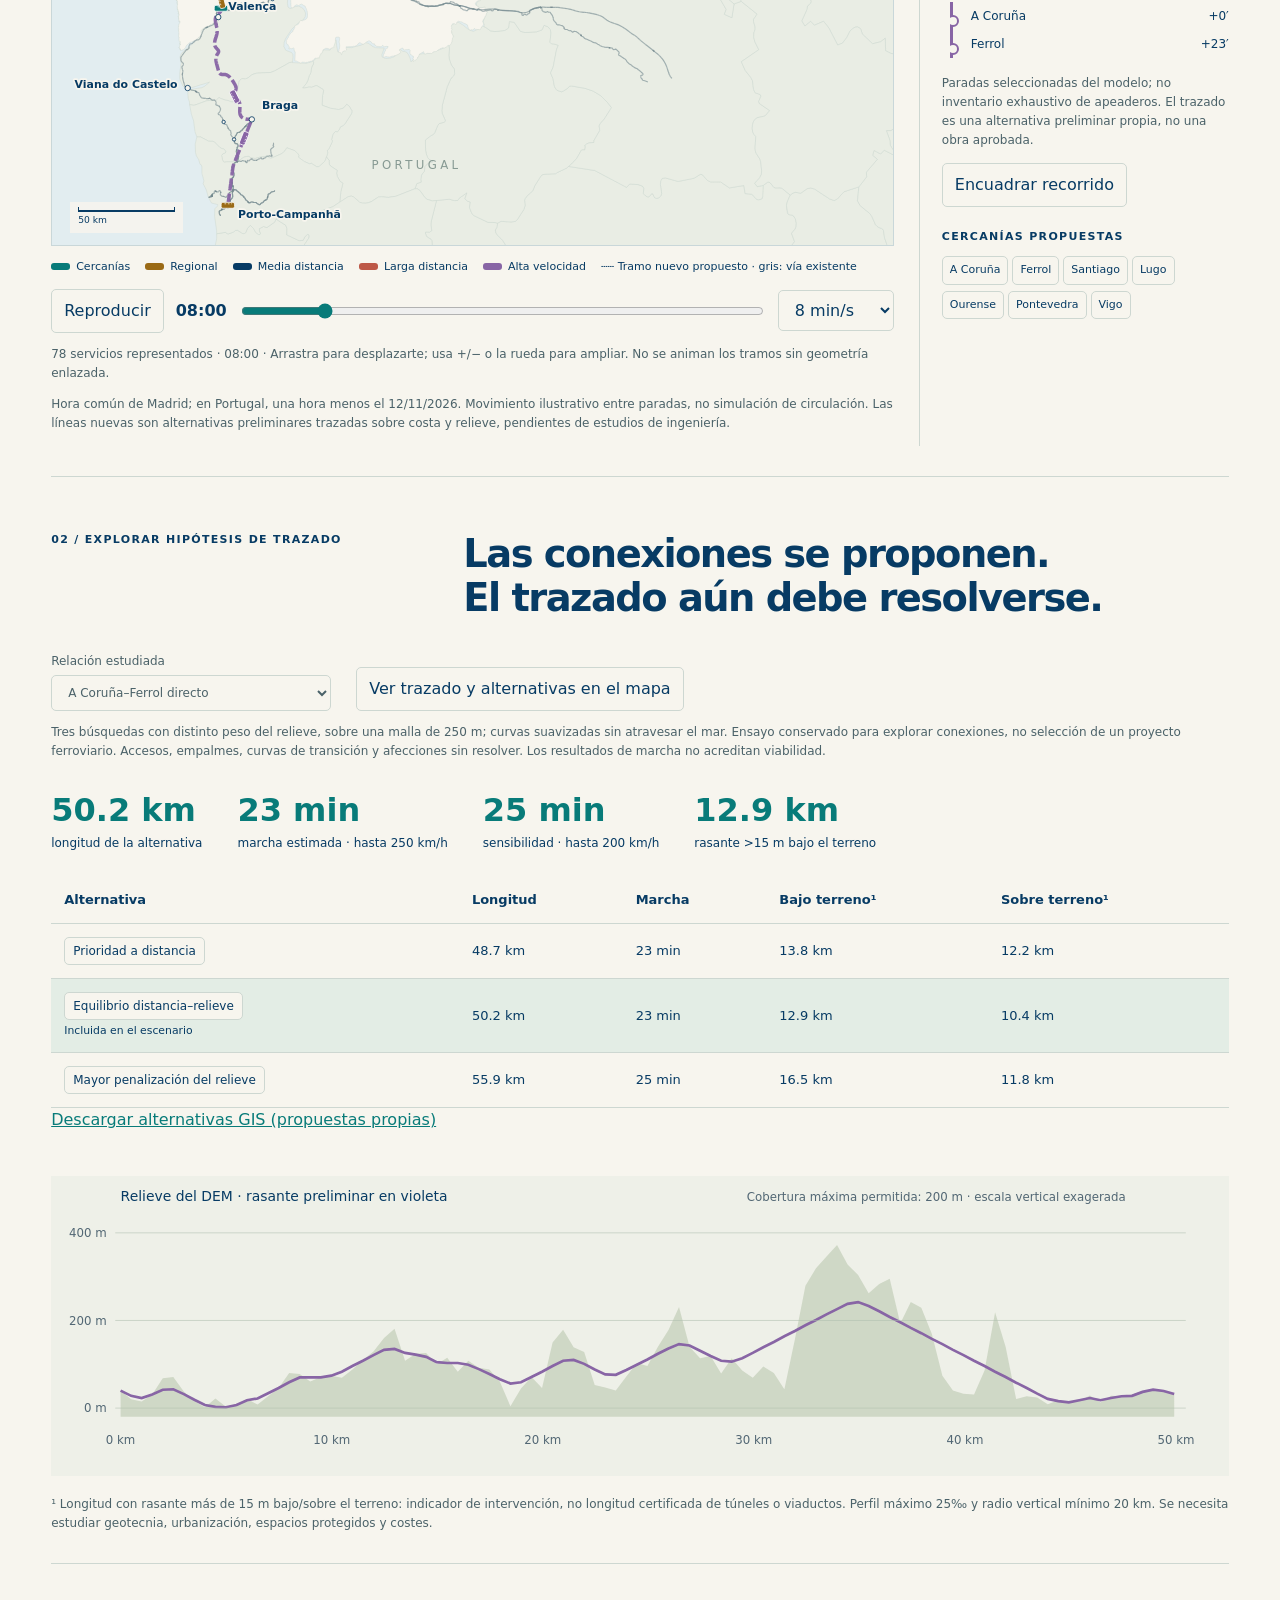
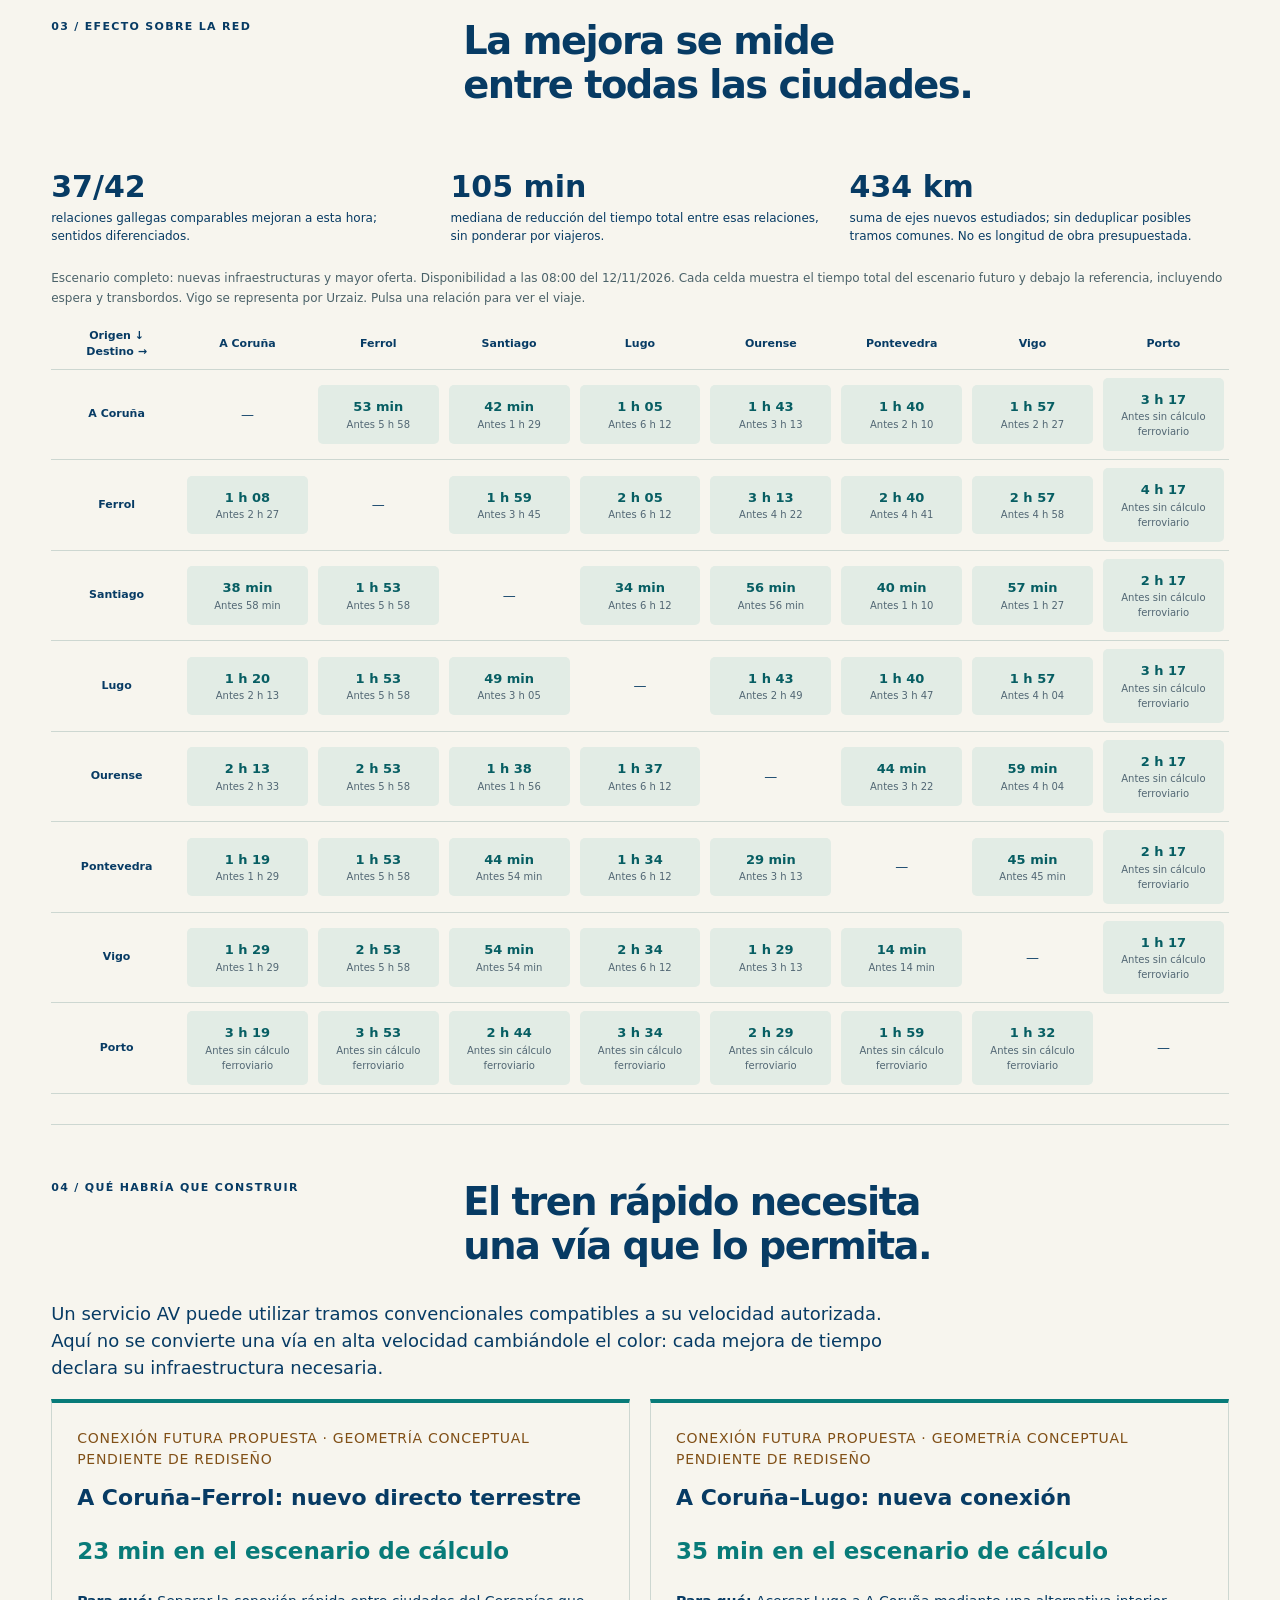
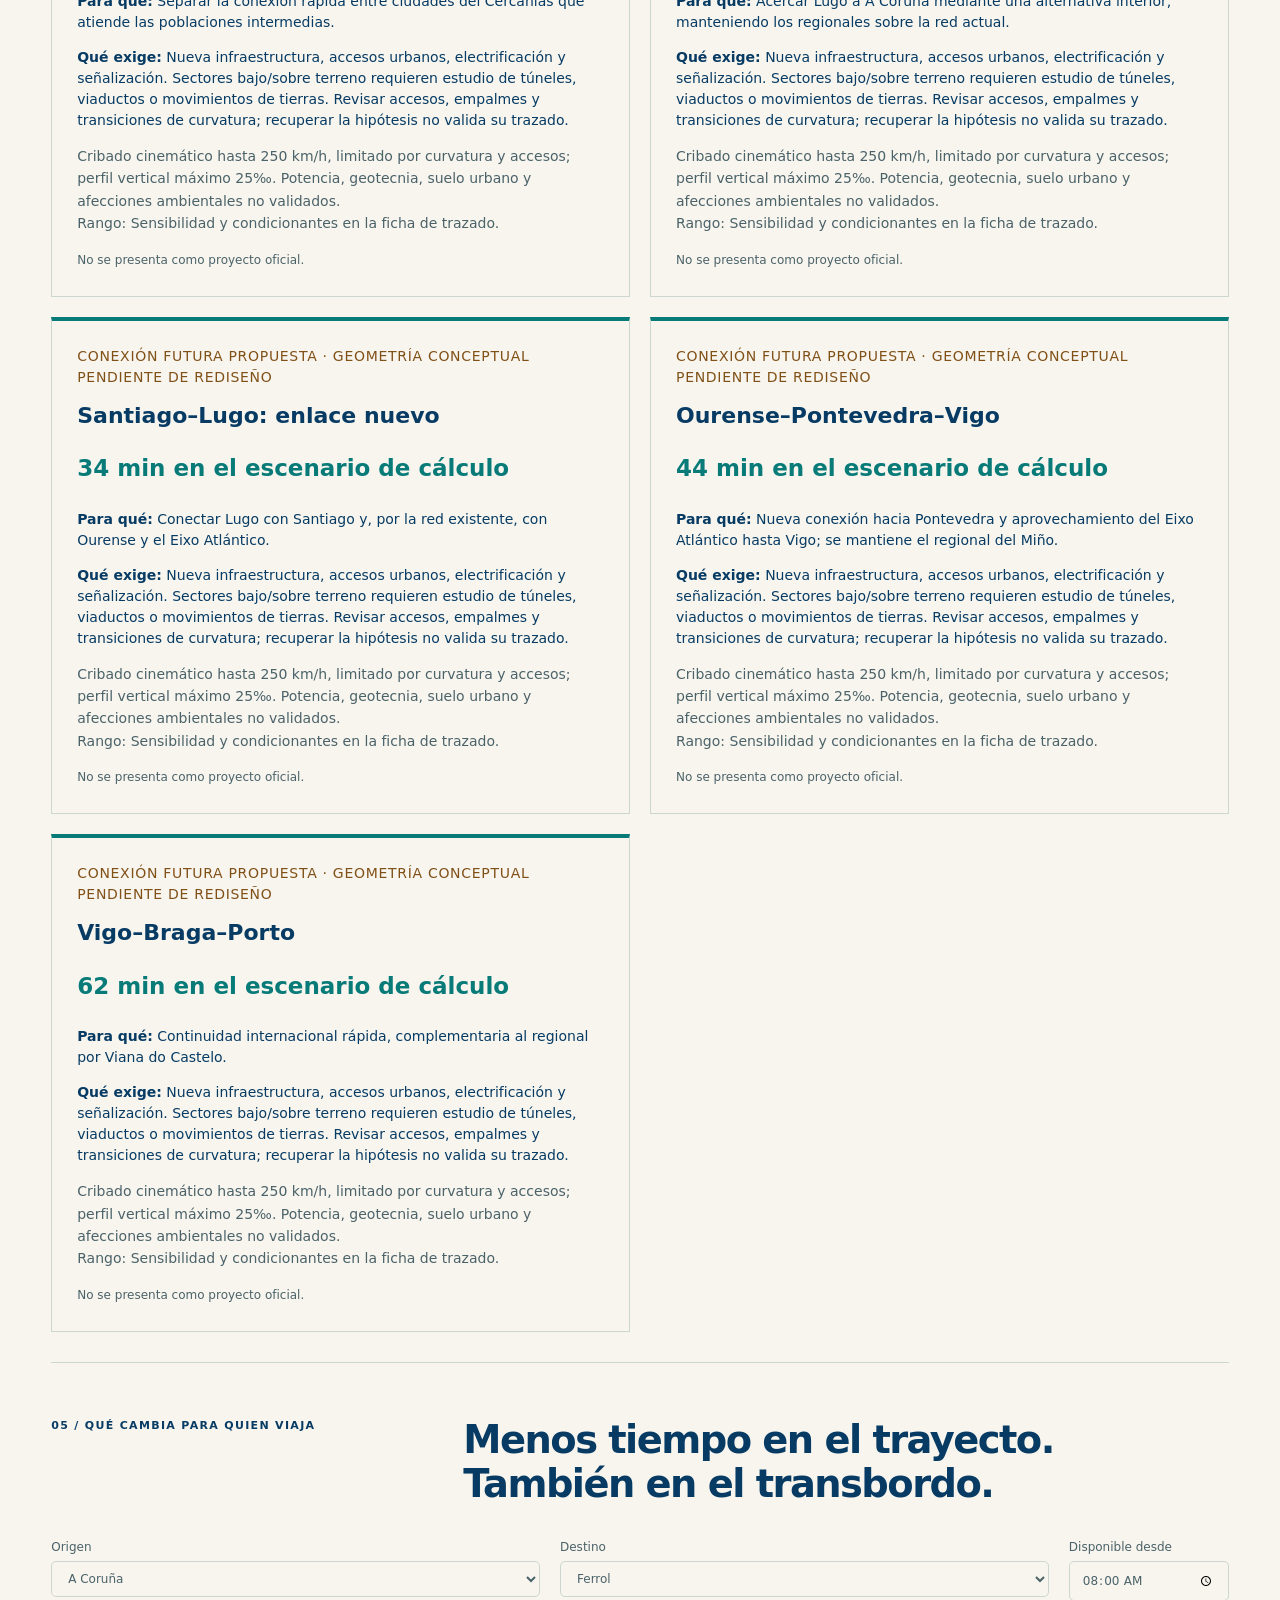
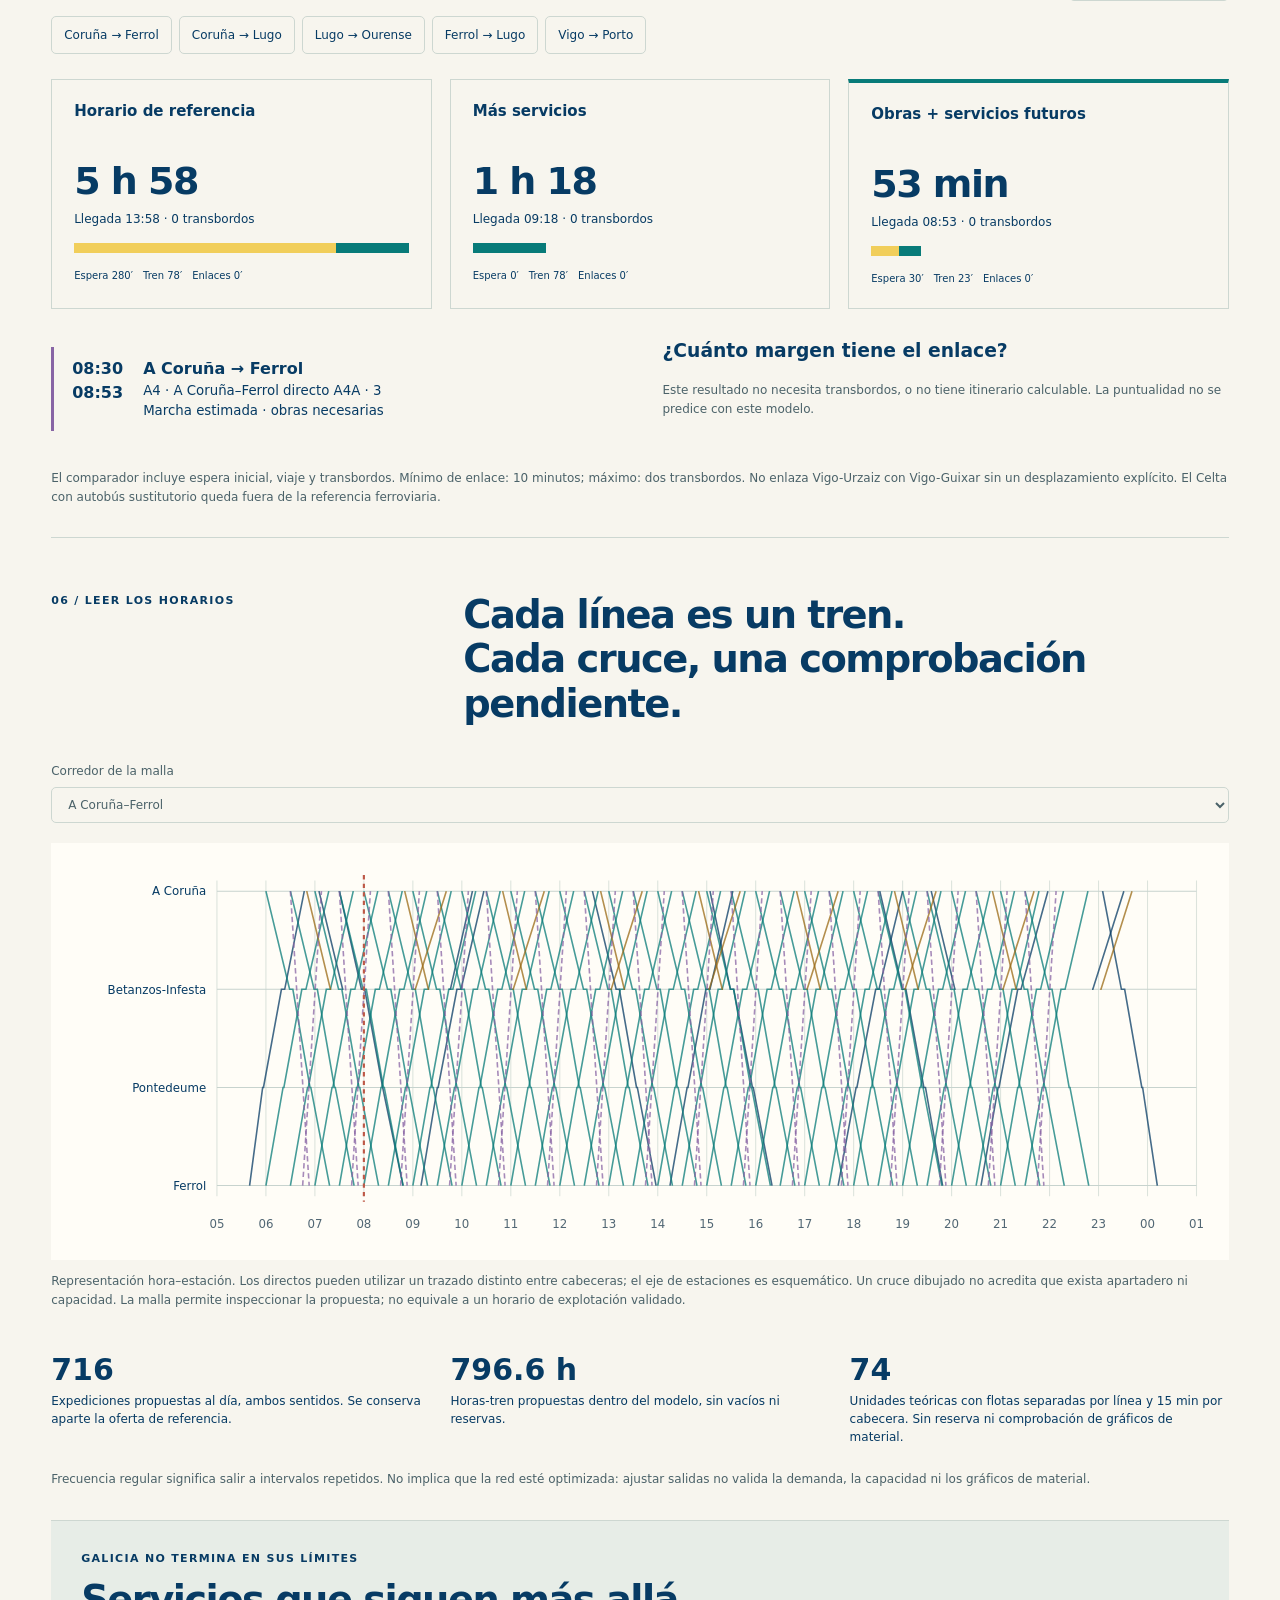
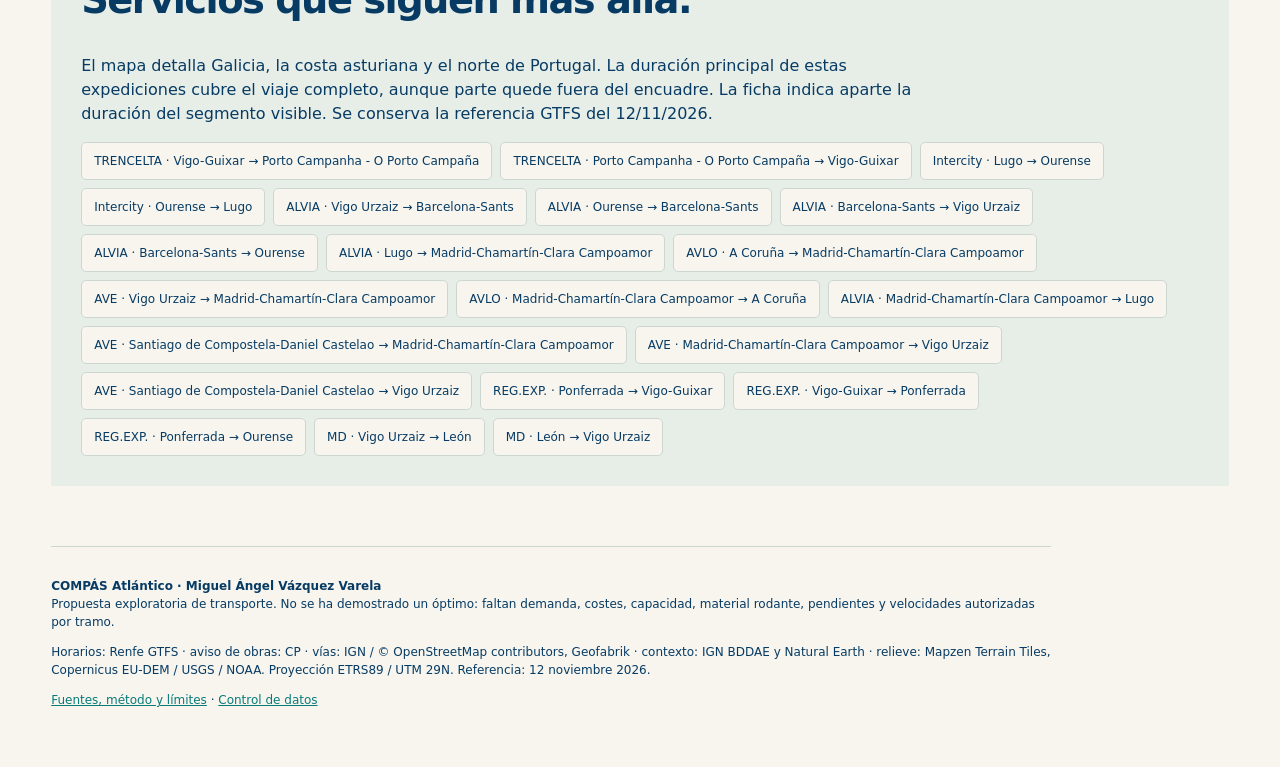
<file: day-08-utopia/archive-v6/index.html>
<!doctype html>
<html lang="es"><head><meta charset="utf-8"><meta name="viewport" content="width=device-width,initial-scale=1"><title>COMPÁS Atlántico · Menos rodeos, más conexiones</title><link rel="stylesheet" href="style.css?v=6"></head>
<body><header><a href="#"><img src="brand/compas.svg" alt="COMPÁS Atlántico"></a><span>08/30 · Utopia<br>#30DaysMapChallenge2026</span></header><main>
<section class="intro"><div><p class="eyebrow">Un escenario ferroviario para Galicia</p><h1>Menos rodeos.<br><em>Más conexiones.</em></h1><p class="lead">Trazados nuevos donde la red obliga a dar rodeos. Vías existentes donde ya funcionan las conexiones. Una propuesta para acercar las ciudades de Galicia y medir qué cambia en el conjunto.</p></div><aside><p class="eyebrow">Del recorrido a la mejora del sistema</p><a href="#works" class="objective"><b id="hero-ferrol">…</b><span>A Coruña–Ferrol<br><small>Objetivo de viaje · alternativa terrestre</small></span></a><a href="#works" class="objective"><b id="hero-lugo">…</b><span>A Coruña–Lugo<br><small>Nueva infraestructura · propuesta propia</small></span></a><a href="#works" class="objective"><b id="hero-porto">…</b><span>Vigo–Porto<br><small>Dos tramos nuevos · parada en Braga</small></span></a><p class="fine">Objetivos y conexiones de la red propuesta. Las líneas nuevas vuelven al escenario; su geometría sigue siendo conceptual. Los tiempos calculados son hipótesis, no prestaciones acreditadas.</p></aside></section>
<section id="atlas"><div class="section-title"><span>01 / Explorar la red</span><h2>Las vías y los servicios<br>cuentan cosas distintas.</h2></div><div class="scenario-tabs" role="group" aria-label="Escenario"><button data-scenario="published">Horario de referencia</button><button data-scenario="coordinated">Más servicios</button><button data-scenario="direct">Obras + servicios futuros</button></div><p id="scenario-note" class="fine" aria-live="polite">Cargando fuentes…</p>
<p class="revision-note"><strong>Red futura recuperada.</strong> Se conservan las seis propuestas nuevas y la corrección del corredor Sarria–Monforte. Los arcos del ensayo anterior siguen pendientes de rediseño ferroviario; no se presentan como trazados ya resueltos. <a href="methodology.md">Qué cambia en esta edición</a>.</p><div class="atlas-layout"><div class="map-panel"><div class="map-toolbar"><div><button id="zoom-in" aria-label="Acercar mapa">＋</button><button id="zoom-out" aria-label="Alejar mapa">−</button><button id="reset-map">Vista completa</button></div><label>Mostrar <select id="layer"><option value="services">Servicios</option><option value="infrastructure">Infraestructura</option></select></label></div><div id="mapwrap"><svg id="map" viewBox="0 0 1000 840" role="img" aria-label="Red ferroviaria de Galicia, Asturias y norte de Portugal. Usa los botones de zoom o arrastra para desplazarte."></svg><div class="scale"><span id="scale-bar"></span><small id="scale-label"></small></div></div><div id="legend"></div><div class="animation"><button id="play">Reproducir</button><output id="clock">08:00</output><input id="time" type="range" min="300" max="1500" value="480" aria-label="Hora representada"><select id="speed" aria-label="Velocidad de reproducción"><option value="3">3 min/s</option><option value="8" selected>8 min/s</option><option value="20">20 min/s</option></select></div><p id="maptip" class="fine"></p><p class="fine">Hora común de Madrid; en Portugal, una hora menos el 12/11/2026. Movimiento ilustrativo entre paradas, no simulación de circulación. Las líneas nuevas son alternativas preliminares trazadas sobre costa y relieve, pendientes de estudios de ingeniería.</p></div>
<aside class="explorer"><p class="eyebrow">Elige una línea</p><label>Tipo de servicio<select id="category"><option value="all">Todos los servicios</option><option value="C">Cercanías</option><option value="R">Regional</option><option value="MD">Media distancia</option><option value="LD">Larga distancia</option><option value="AV">Alta velocidad</option></select></label><label>Línea o expedición<select id="line"></select></label><div id="line-detail" aria-live="polite"></div><button id="fit-line">Encuadrar recorrido</button><div class="city-links"><p class="eyebrow">Cercanías propuestas</p><div id="cities"></div></div></aside></div></section>
<section id="design"><div class="section-title"><span>02 / Explorar hipótesis de trazado</span><h2>Las conexiones se proponen.<br>El trazado aún debe resolverse.</h2></div><div class="design-controls"><label>Relación estudiada<select id="design-route"></select></label><button id="design-fit">Ver trazado y alternativas en el mapa</button></div><p class="fine">Tres búsquedas con distinto peso del relieve, sobre una malla de 250 m; curvas suavizadas sin atravesar el mar. Ensayo conservado para explorar conexiones, no selección de un proyecto ferroviario. Accesos, empalmes, curvas de transición y afecciones sin resolver. Los resultados de marcha no acreditan viabilidad.</p><div class="design-summary" id="design-summary"></div><div class="table-scroll"><table class="alternatives"><thead><tr><th>Alternativa</th><th>Longitud</th><th>Marcha</th><th>Bajo terreno¹</th><th>Sobre terreno¹</th></tr></thead><tbody id="alternatives"></tbody></table></div><p><a href="corridors.geojson">Descargar alternativas GIS (propuestas propias)</a></p><svg id="profile" viewBox="0 0 1100 280" role="img" aria-label="Perfil del terreno real y rasante preliminar propuesta"></svg><p class="fine">¹ Longitud con rasante más de 15 m bajo/sobre el terreno: indicador de intervención, no longitud certificada de túneles o viaductos. Perfil máximo 25‰ y radio vertical mínimo 20 km. Se necesita estudiar geotecnia, urbanización, espacios protegidos y costes.</p></section>
<section id="system"><div class="section-title"><span>03 / Efecto sobre la red</span><h2>La mejora se mide<br>entre todas las ciudades.</h2></div><div id="system-stats" class="resource-grid"></div><p class="fine">Escenario completo: nuevas infraestructuras y mayor oferta. Disponibilidad a las 08:00 del 12/11/2026. Cada celda muestra el tiempo total del escenario futuro y debajo la referencia, incluyendo espera y transbordos. Vigo se representa por Urzaiz. Pulsa una relación para ver el viaje.</p><div class="table-scroll"><table id="matrix" class="matrix"></table></div></section>
<section id="works"><div class="section-title"><span>04 / Qué habría que construir</span><h2>El tren rápido necesita<br>una vía que lo permita.</h2></div><p class="section-intro">Un servicio AV puede utilizar tramos convencionales compatibles a su velocidad autorizada. Aquí no se convierte una vía en alta velocidad cambiándole el color: cada mejora de tiempo declara su infraestructura necesaria.</p><div id="proposals" class="proposal-grid"></div></section>
<section class="journeys"><div class="section-title"><span>05 / Qué cambia para quien viaja</span><h2>Menos tiempo en el trayecto.<br>También en el transbordo.</h2></div><div class="journey-controls"><label>Origen<select id="origin"></select></label><label>Destino<select id="destination"></select></label><label>Disponible desde<input id="ready" type="time" value="08:00"></label></div><div class="examples"><button data-od="31412,21010">Coruña → Ferrol</button><button data-od="31412,20309">Coruña → Lugo</button><button data-od="20309,22100">Lugo → Ourense</button><button data-od="21010,20309">Ferrol → Lugo</button><button data-od="08223,94346">Vigo → Porto</button></div><div id="comparison" class="comparison"></div><div class="journey-bottom"><div id="itinerary"></div><div><h3>¿Cuánto margen tiene el enlace?</h3><div id="connections"></div></div></div><p class="fine">El comparador incluye espera inicial, viaje y transbordos. Mínimo de enlace: 10 minutos; máximo: dos transbordos. No enlaza Vigo-Urzaiz con Vigo-Guixar sin un desplazamiento explícito. El Celta con autobús sustitutorio queda fuera de la referencia ferroviaria.</p></section>
<section><div class="section-title"><span>06 / Leer los horarios</span><h2>Cada línea es un tren.<br>Cada cruce, una comprobación pendiente.</h2></div><label>Corredor de la malla<select id="corridor"><option value="ferrol">A Coruña–Ferrol</option><option value="interior">A Coruña–Lugo–Ourense</option><option value="atlantic">Eixo Atlántico</option><option value="portugal">Vigo–Porto</option><option value="coast">Ferrol–Asturias · vía métrica</option></select></label><svg id="malla" viewBox="0 0 1100 390" role="img" aria-label="Gráfico horario de trenes; selecciona un tren para inspeccionarlo"></svg><p class="fine">Representación hora–estación. Los directos pueden utilizar un trazado distinto entre cabeceras; el eje de estaciones es esquemático. Un cruce dibujado no acredita que exista apartadero ni capacidad. La malla permite inspeccionar la propuesta; no equivale a un horario de explotación validado.</p><div id="resources"></div></section>
<section class="external"><p class="eyebrow">Galicia no termina en sus límites</p><h2>Servicios que siguen más allá.</h2><p>El mapa detalla Galicia, la costa asturiana y el norte de Portugal. La duración principal de estas expediciones cubre el viaje completo, aunque parte quede fuera del encuadre. La ficha indica aparte la duración del segmento visible. Se conserva la referencia GTFS del 12/11/2026.</p><div id="external-lines"></div></section>
<footer><strong>COMPÁS Atlántico · Miguel Ángel Vázquez Varela</strong><p>Propuesta exploratoria de transporte. No se ha demostrado un óptimo: faltan demanda, costes, capacidad, material rodante, pendientes y velocidades autorizadas por tramo.</p><p>Horarios: Renfe GTFS · aviso de obras: CP · vías: IGN / © OpenStreetMap contributors, Geofabrik · contexto: IGN BDDAE y Natural Earth · relieve: Mapzen Terrain Tiles, Copernicus EU-DEM / USGS / NOAA. Proyección ETRS89 / UTM 29N. Referencia: 12 noviembre 2026.</p><a href="methodology.md">Fuentes, método y límites</a> · <a href="qa.json">Control de datos</a></footer>
</main><script src="app.js?v=6"></script></body></html>
</file>
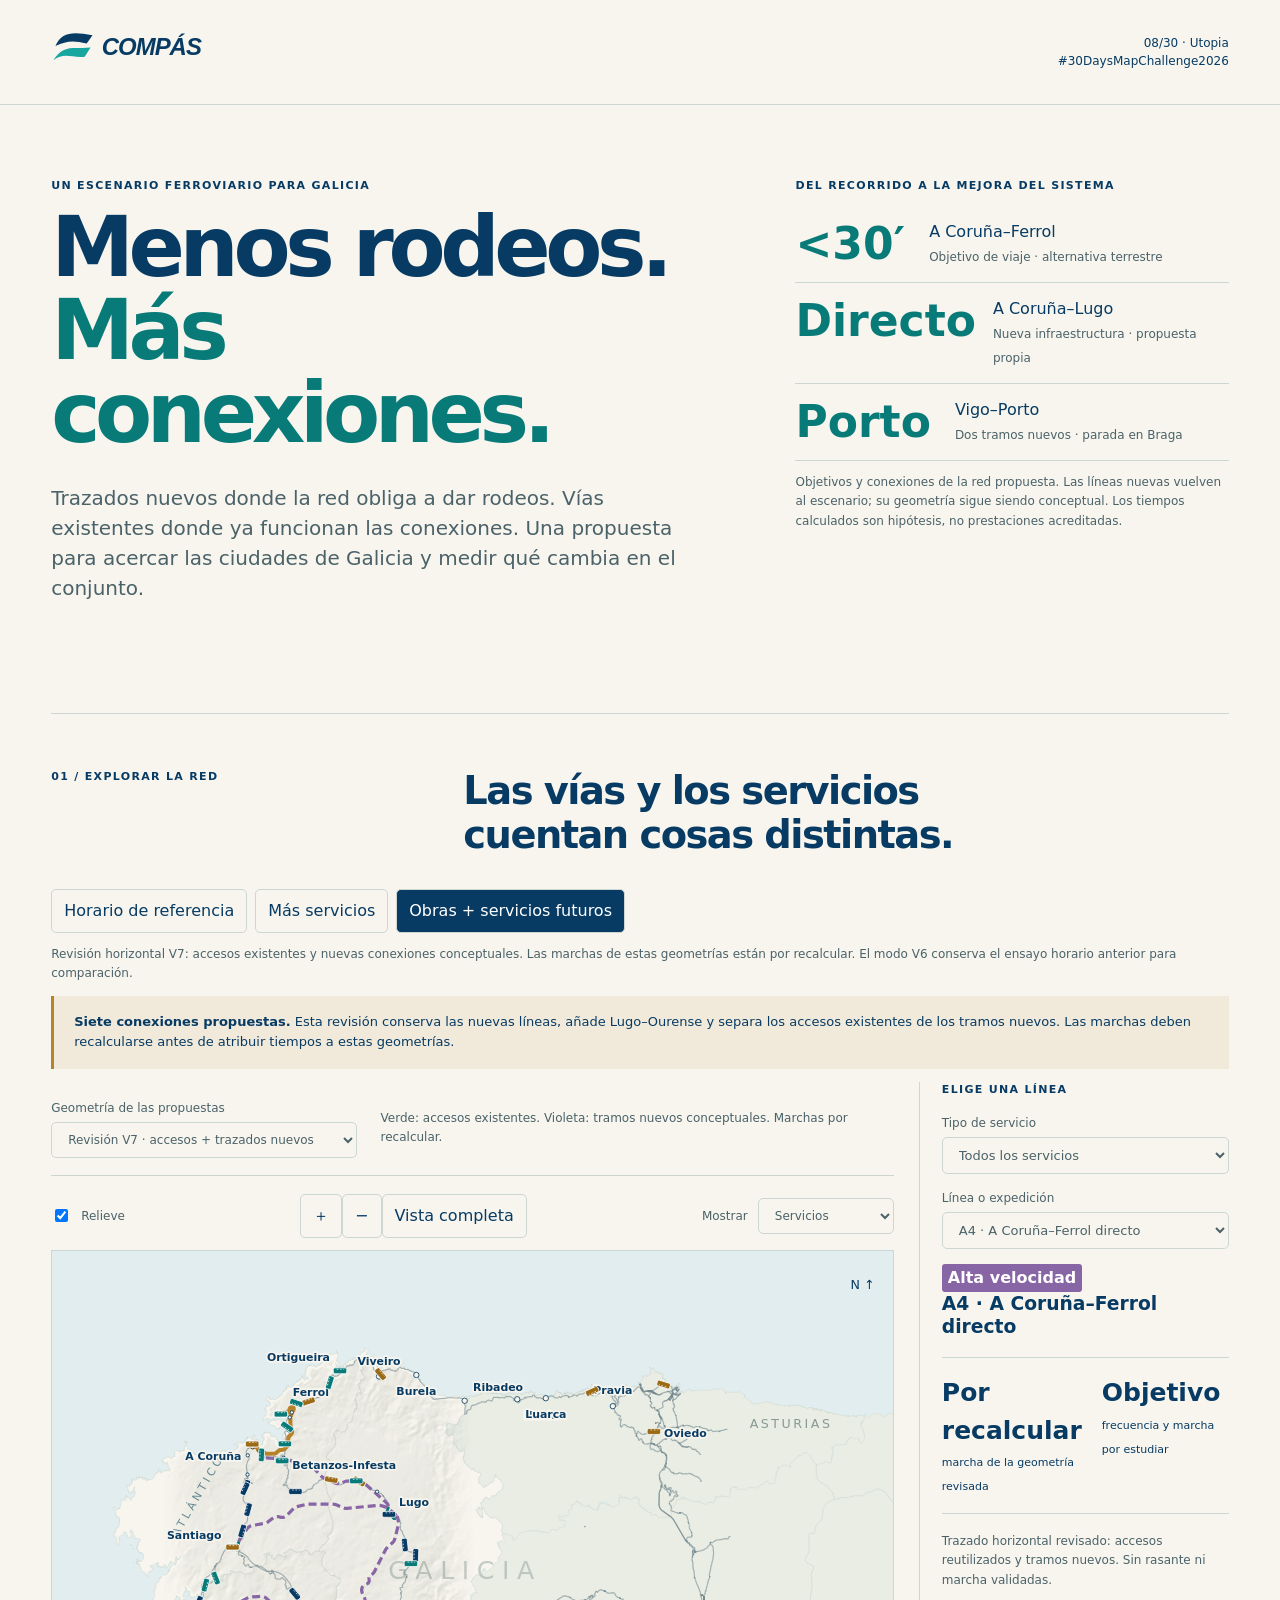
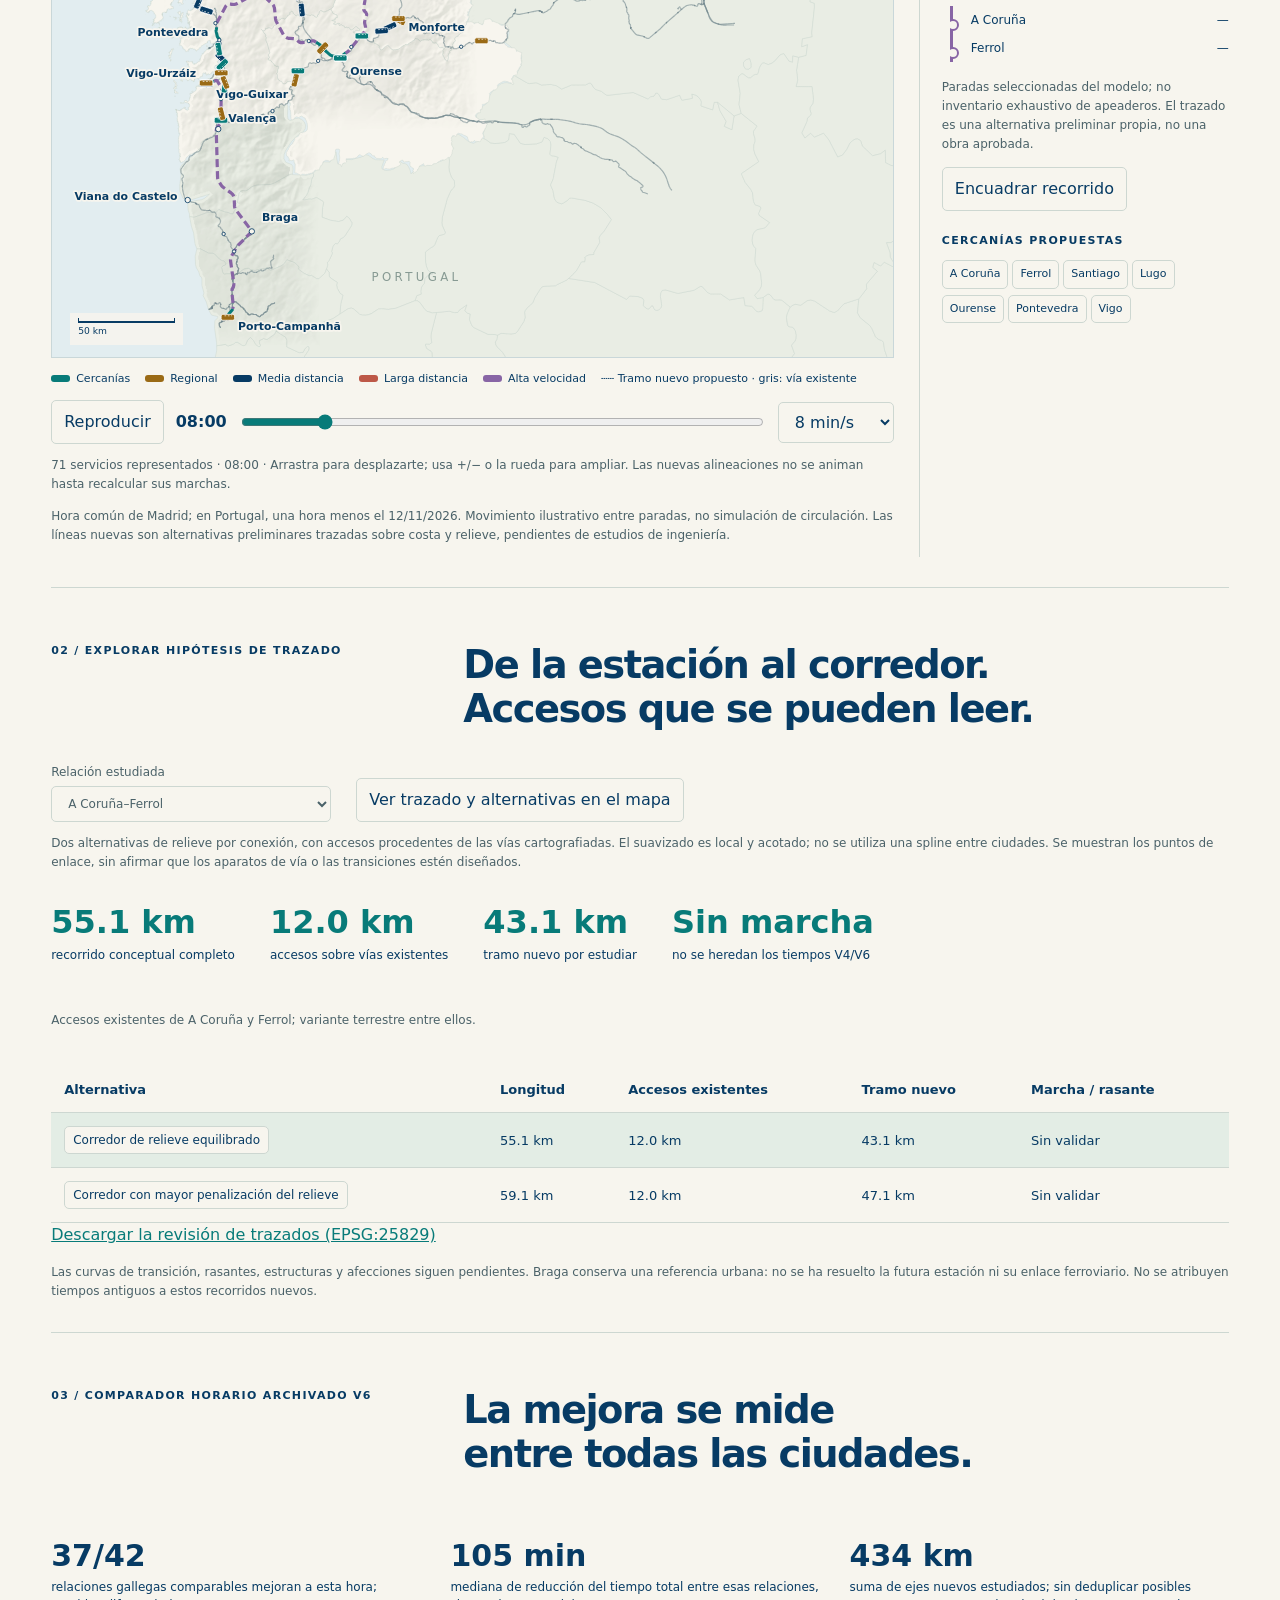
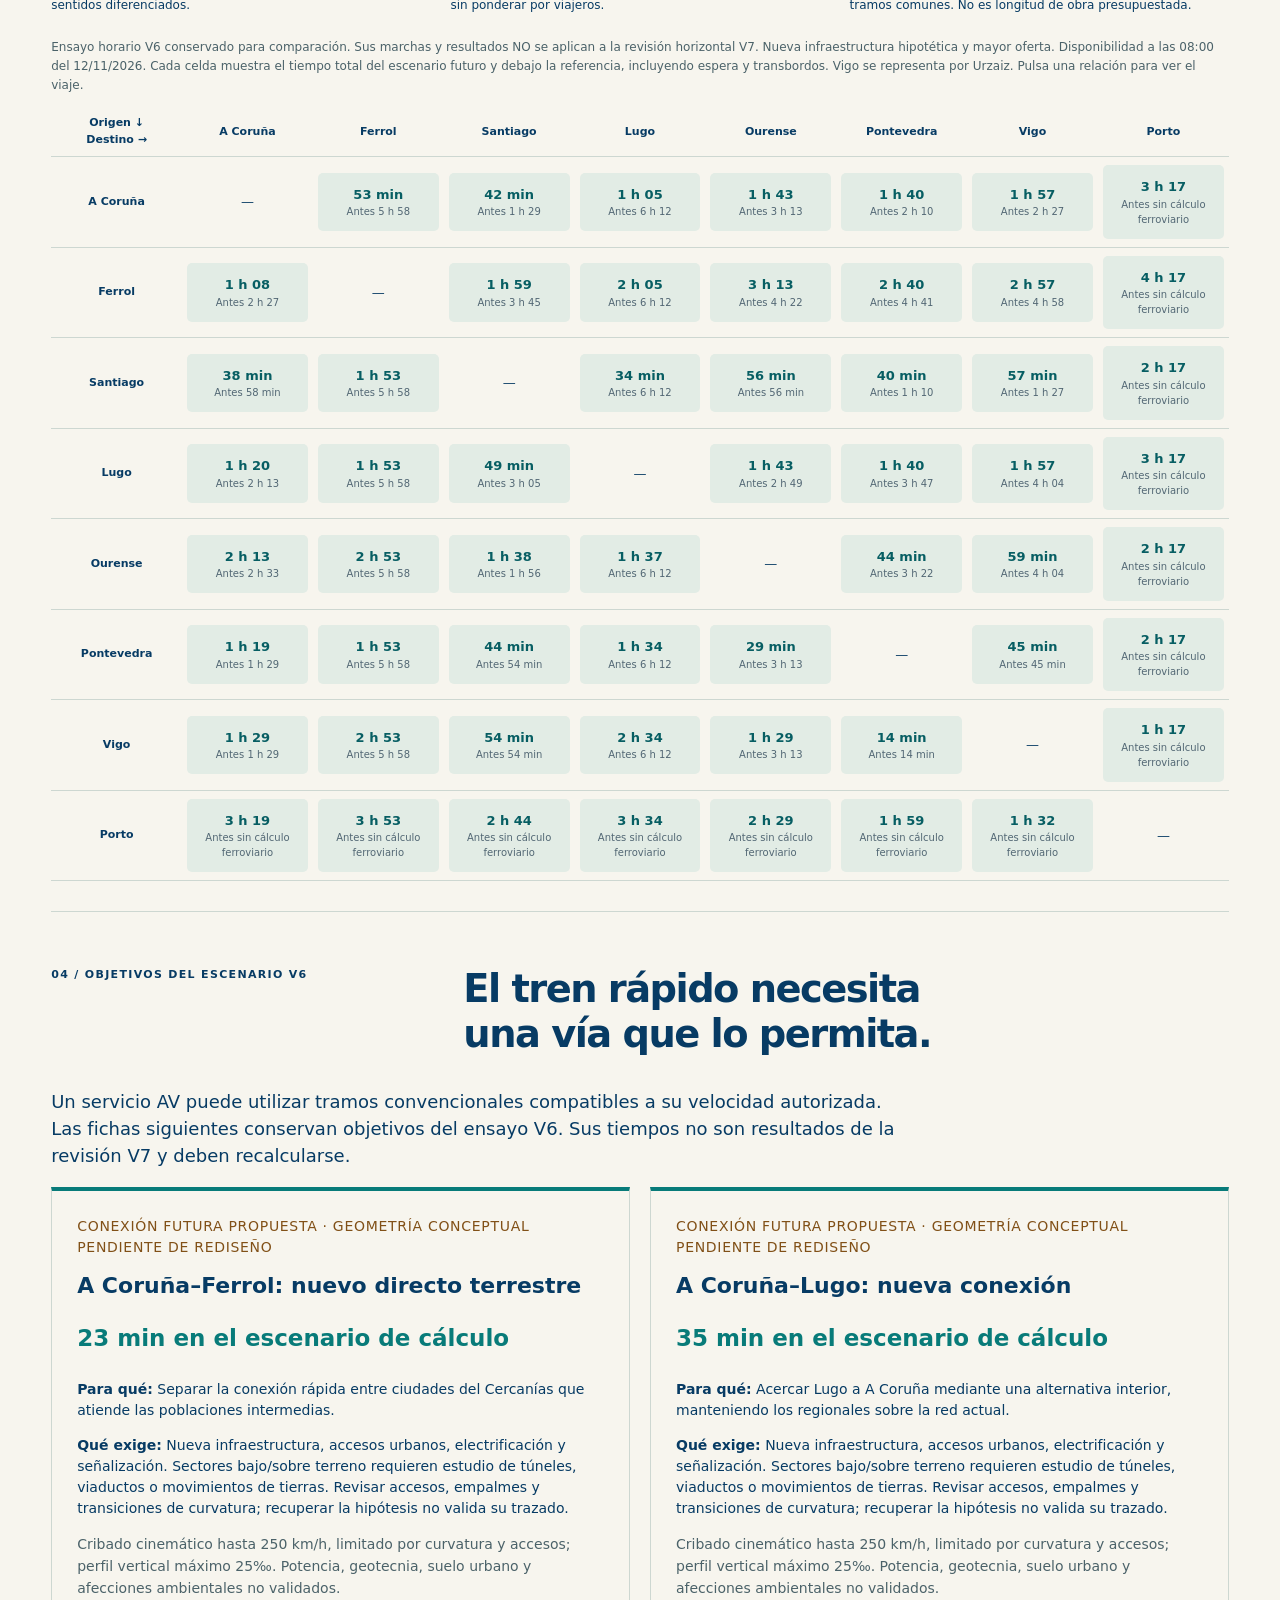
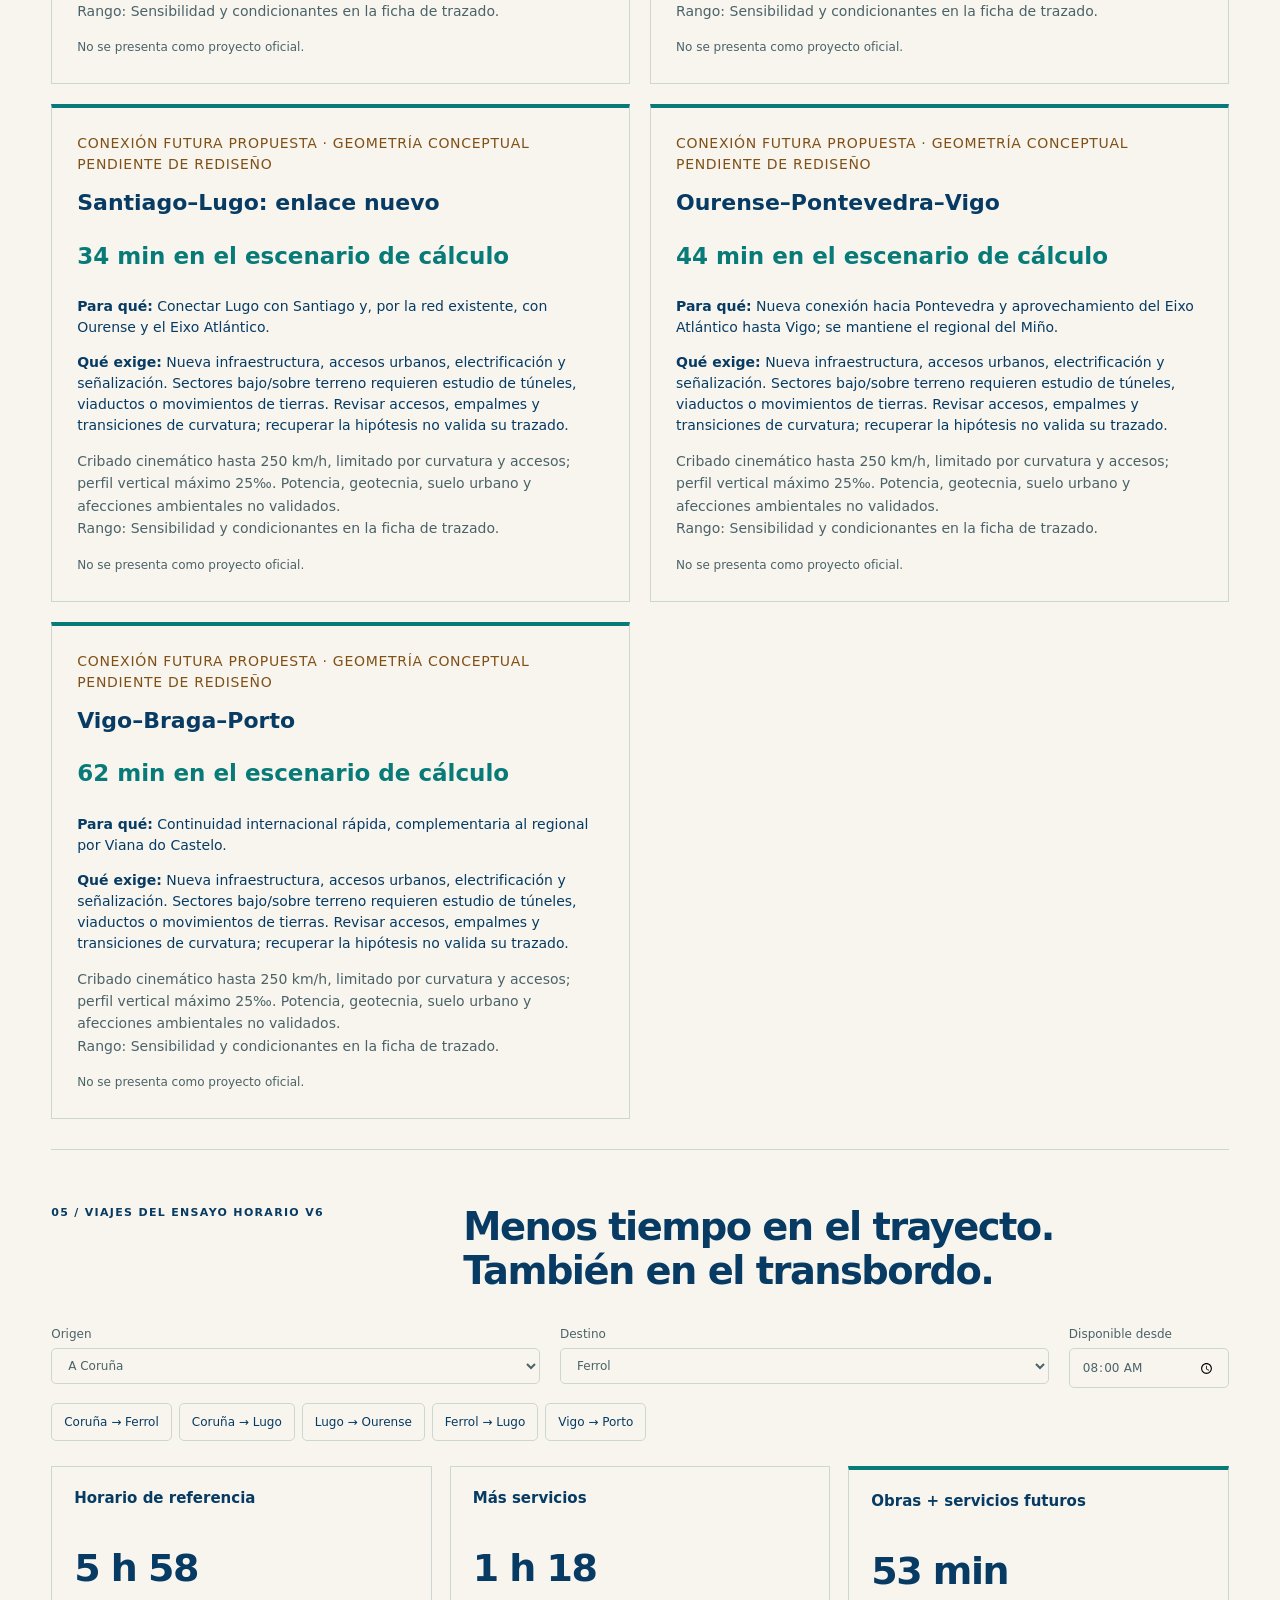
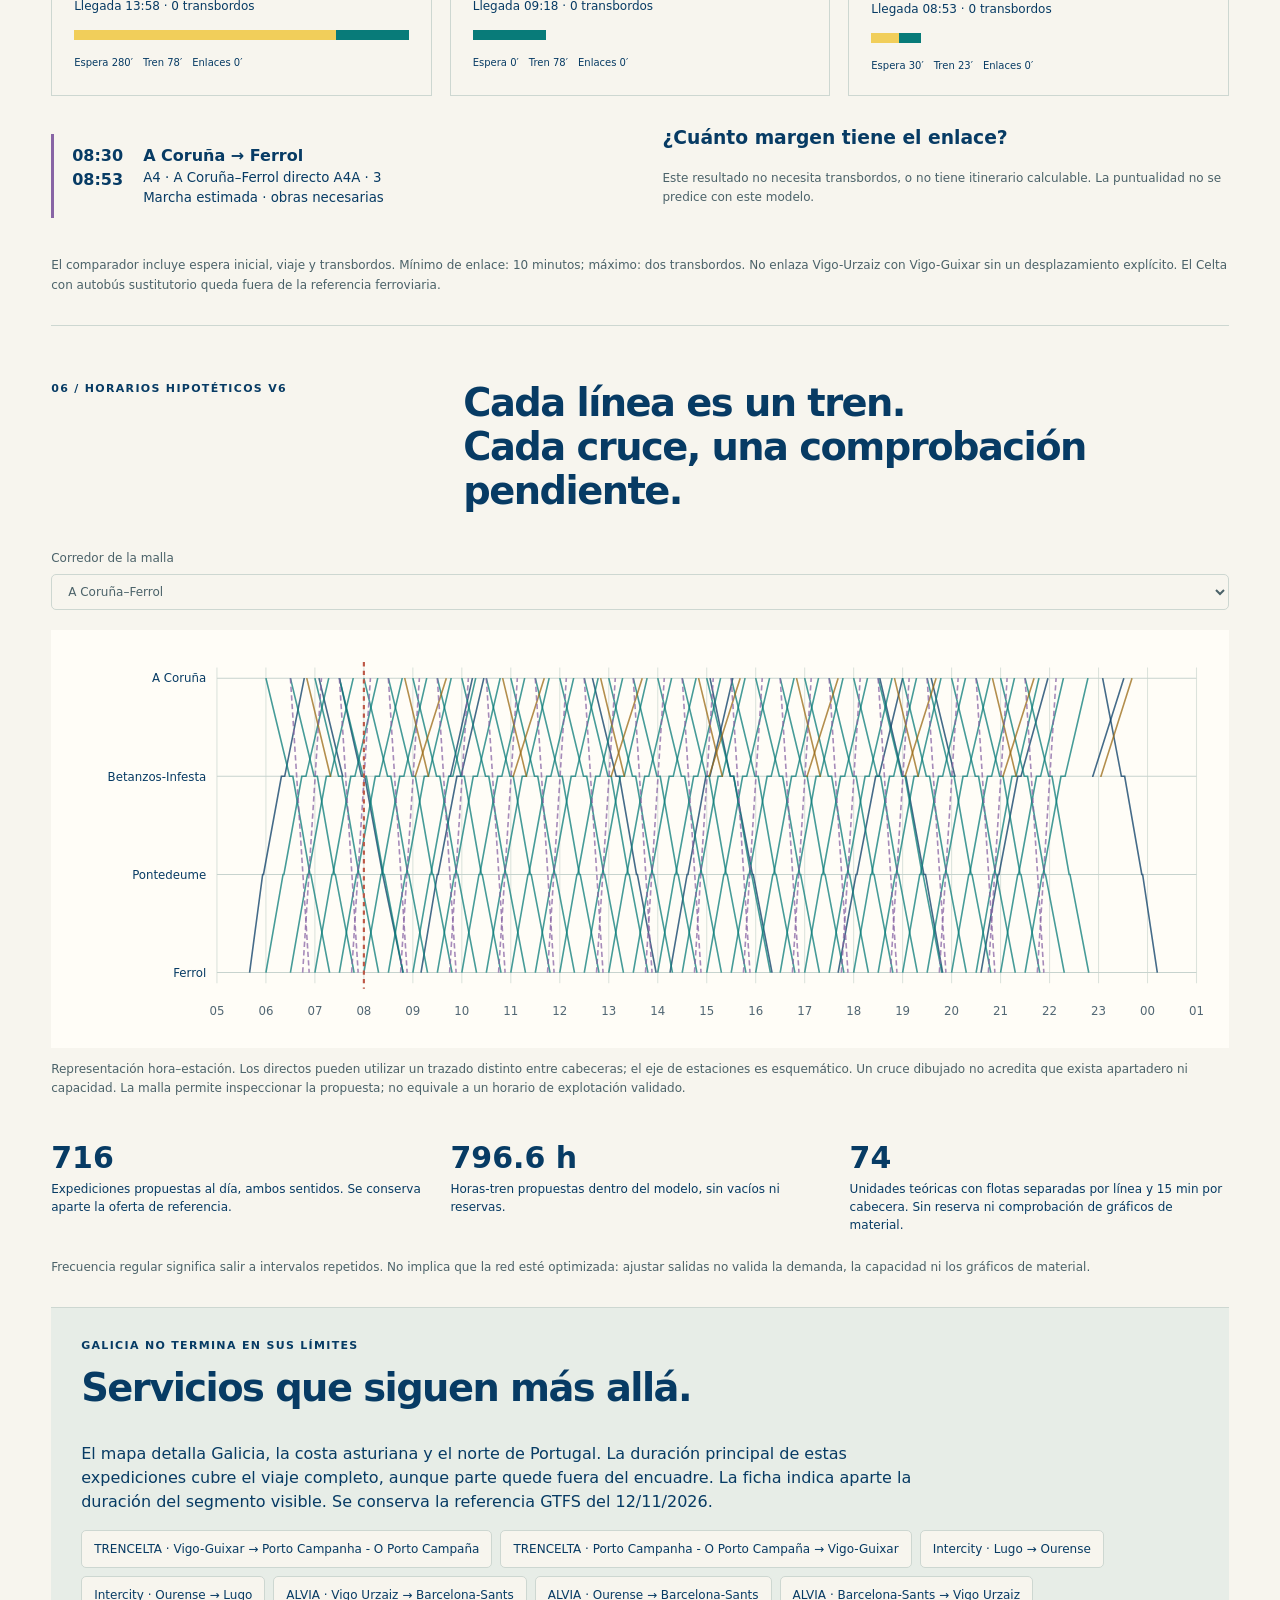
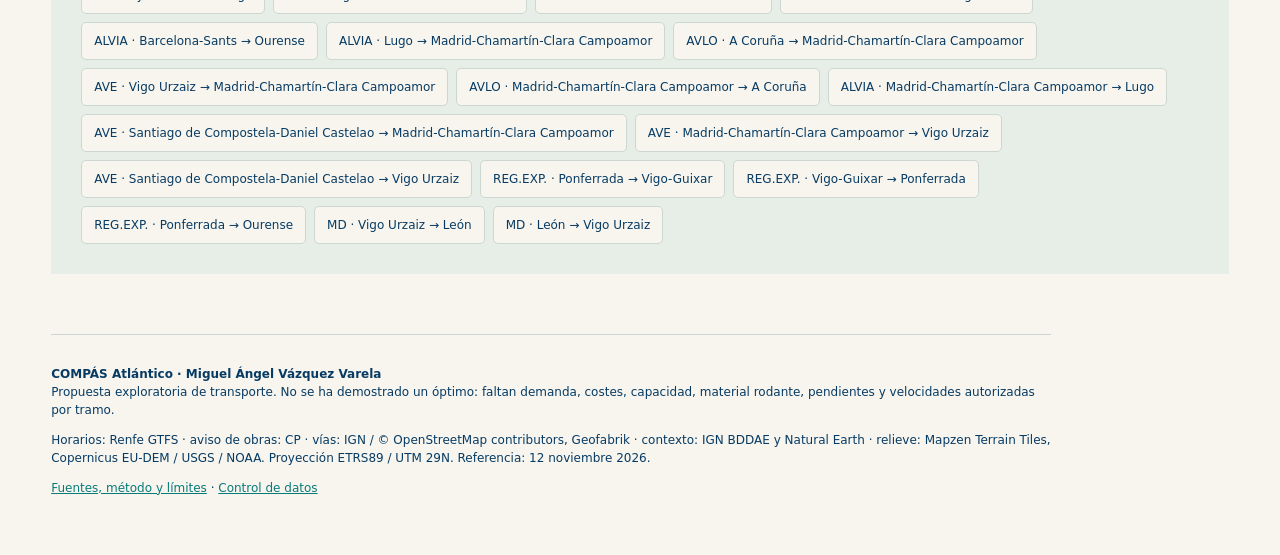
<file: day-08-utopia/archive-v7/index.html>
<!doctype html>
<html lang="es"><head><meta charset="utf-8"><meta name="viewport" content="width=device-width,initial-scale=1"><title>COMPÁS Atlántico · Menos rodeos, más conexiones</title><link rel="stylesheet" href="style.css?v=7"></head>
<body><header><a href="#"><img src="brand/compas.svg" alt="COMPÁS Atlántico"></a><span>08/30 · Utopia<br>#30DaysMapChallenge2026</span></header><main>
<section class="intro"><div><p class="eyebrow">Un escenario ferroviario para Galicia</p><h1>Menos rodeos.<br><em>Más conexiones.</em></h1><p class="lead">Trazados nuevos donde la red obliga a dar rodeos. Vías existentes donde ya funcionan las conexiones. Una propuesta para acercar las ciudades de Galicia y medir qué cambia en el conjunto.</p></div><aside><p class="eyebrow">Del recorrido a la mejora del sistema</p><a href="#works" class="objective"><b id="hero-ferrol">…</b><span>A Coruña–Ferrol<br><small>Objetivo de viaje · alternativa terrestre</small></span></a><a href="#works" class="objective"><b id="hero-lugo">…</b><span>A Coruña–Lugo<br><small>Nueva infraestructura · propuesta propia</small></span></a><a href="#works" class="objective"><b id="hero-porto">…</b><span>Vigo–Porto<br><small>Dos tramos nuevos · parada en Braga</small></span></a><p class="fine">Objetivos y conexiones de la red propuesta. Las líneas nuevas vuelven al escenario; su geometría sigue siendo conceptual. Los tiempos calculados son hipótesis, no prestaciones acreditadas.</p></aside></section>
<section id="atlas"><div class="section-title"><span>01 / Explorar la red</span><h2>Las vías y los servicios<br>cuentan cosas distintas.</h2></div><div class="scenario-tabs" role="group" aria-label="Escenario"><button data-scenario="published">Horario de referencia</button><button data-scenario="coordinated">Más servicios</button><button data-scenario="direct">Obras + servicios futuros</button></div><p id="scenario-note" class="fine" aria-live="polite">Cargando fuentes…</p>
<p class="revision-note"><strong>Siete conexiones propuestas.</strong> Esta revisión conserva las nuevas líneas, añade Lugo–Ourense y separa los accesos existentes de los tramos nuevos. Las marchas deben recalcularse antes de atribuir tiempos a estas geometrías.</p><div class="atlas-layout"><div class="map-panel"><div class="geometry-switch"><label>Geometría de las propuestas<select id="geometry-mode"><option value="review">Revisión V7 · accesos + trazados nuevos</option><option value="legacy">Ensayo V6 · geometrías y horarios anteriores</option></select></label><p id="geometry-note" class="fine">Verde: accesos existentes. Violeta: tramos nuevos conceptuales. Marchas por recalcular.</p></div><div class="map-toolbar"><label class="relief-toggle"><input type="checkbox" id="show-relief" checked> Relieve</label><div><button id="zoom-in" aria-label="Acercar mapa">＋</button><button id="zoom-out" aria-label="Alejar mapa">−</button><button id="reset-map">Vista completa</button></div><label>Mostrar <select id="layer"><option value="services">Servicios</option><option value="infrastructure">Infraestructura</option></select></label></div><div id="mapwrap"><svg id="map" viewBox="0 0 1000 840" role="img" aria-label="Red ferroviaria de Galicia, Asturias y norte de Portugal. Usa los botones de zoom o arrastra para desplazarte."></svg><div class="scale"><span id="scale-bar"></span><small id="scale-label"></small></div></div><div id="legend"></div><div class="animation"><button id="play">Reproducir</button><output id="clock">08:00</output><input id="time" type="range" min="300" max="1500" value="480" aria-label="Hora representada"><select id="speed" aria-label="Velocidad de reproducción"><option value="3">3 min/s</option><option value="8" selected>8 min/s</option><option value="20">20 min/s</option></select></div><p id="maptip" class="fine"></p><p class="fine">Hora común de Madrid; en Portugal, una hora menos el 12/11/2026. Movimiento ilustrativo entre paradas, no simulación de circulación. Las líneas nuevas son alternativas preliminares trazadas sobre costa y relieve, pendientes de estudios de ingeniería.</p></div>
<aside class="explorer"><p class="eyebrow">Elige una línea</p><label>Tipo de servicio<select id="category"><option value="all">Todos los servicios</option><option value="C">Cercanías</option><option value="R">Regional</option><option value="MD">Media distancia</option><option value="LD">Larga distancia</option><option value="AV">Alta velocidad</option></select></label><label>Línea o expedición<select id="line"></select></label><div id="line-detail" aria-live="polite"></div><button id="fit-line">Encuadrar recorrido</button><div class="city-links"><p class="eyebrow">Cercanías propuestas</p><div id="cities"></div></div></aside></div></section>
<section id="design"><div class="section-title"><span>02 / Explorar hipótesis de trazado</span><h2>De la estación al corredor.<br>Accesos que se pueden leer.</h2></div><div class="design-controls"><label>Relación estudiada<select id="design-route"></select></label><button id="design-fit">Ver trazado y alternativas en el mapa</button></div><p class="fine">Dos alternativas de relieve por conexión, con accesos procedentes de las vías cartografiadas. El suavizado es local y acotado; no se utiliza una spline entre ciudades. Se muestran los puntos de enlace, sin afirmar que los aparatos de vía o las transiciones estén diseñados.</p><div class="design-summary" id="design-summary"></div><div class="table-scroll"><table class="alternatives"><thead><tr><th>Alternativa</th><th>Longitud</th><th>Accesos existentes</th><th>Tramo nuevo</th><th>Marcha / rasante</th></tr></thead><tbody id="alternatives"></tbody></table></div><p><a href="alignments.geojson">Descargar la revisión de trazados (EPSG:25829)</a></p><p class="fine">Las curvas de transición, rasantes, estructuras y afecciones siguen pendientes. Braga conserva una referencia urbana: no se ha resuelto la futura estación ni su enlace ferroviario. No se atribuyen tiempos antiguos a estos recorridos nuevos.</p></section>
<section id="system"><div class="section-title"><span>03 / Comparador horario archivado V6</span><h2>La mejora se mide<br>entre todas las ciudades.</h2></div><div id="system-stats" class="resource-grid"></div><p class="fine">Ensayo horario V6 conservado para comparación. Sus marchas y resultados NO se aplican a la revisión horizontal V7. Nueva infraestructura hipotética y mayor oferta. Disponibilidad a las 08:00 del 12/11/2026. Cada celda muestra el tiempo total del escenario futuro y debajo la referencia, incluyendo espera y transbordos. Vigo se representa por Urzaiz. Pulsa una relación para ver el viaje.</p><div class="table-scroll"><table id="matrix" class="matrix"></table></div></section>
<section id="works"><div class="section-title"><span>04 / Objetivos del escenario V6</span><h2>El tren rápido necesita<br>una vía que lo permita.</h2></div><p class="section-intro">Un servicio AV puede utilizar tramos convencionales compatibles a su velocidad autorizada. Las fichas siguientes conservan objetivos del ensayo V6. Sus tiempos no son resultados de la revisión V7 y deben recalcularse.</p><div id="proposals" class="proposal-grid"></div></section>
<section class="journeys"><div class="section-title"><span>05 / Viajes del ensayo horario V6</span><h2>Menos tiempo en el trayecto.<br>También en el transbordo.</h2></div><div class="journey-controls"><label>Origen<select id="origin"></select></label><label>Destino<select id="destination"></select></label><label>Disponible desde<input id="ready" type="time" value="08:00"></label></div><div class="examples"><button data-od="31412,21010">Coruña → Ferrol</button><button data-od="31412,20309">Coruña → Lugo</button><button data-od="20309,22100">Lugo → Ourense</button><button data-od="21010,20309">Ferrol → Lugo</button><button data-od="08223,94346">Vigo → Porto</button></div><div id="comparison" class="comparison"></div><div class="journey-bottom"><div id="itinerary"></div><div><h3>¿Cuánto margen tiene el enlace?</h3><div id="connections"></div></div></div><p class="fine">El comparador incluye espera inicial, viaje y transbordos. Mínimo de enlace: 10 minutos; máximo: dos transbordos. No enlaza Vigo-Urzaiz con Vigo-Guixar sin un desplazamiento explícito. El Celta con autobús sustitutorio queda fuera de la referencia ferroviaria.</p></section>
<section><div class="section-title"><span>06 / Horarios hipotéticos V6</span><h2>Cada línea es un tren.<br>Cada cruce, una comprobación pendiente.</h2></div><label>Corredor de la malla<select id="corridor"><option value="ferrol">A Coruña–Ferrol</option><option value="interior">A Coruña–Lugo–Ourense</option><option value="atlantic">Eixo Atlántico</option><option value="portugal">Vigo–Porto</option><option value="coast">Ferrol–Asturias · vía métrica</option></select></label><svg id="malla" viewBox="0 0 1100 390" role="img" aria-label="Gráfico horario de trenes; selecciona un tren para inspeccionarlo"></svg><p class="fine">Representación hora–estación. Los directos pueden utilizar un trazado distinto entre cabeceras; el eje de estaciones es esquemático. Un cruce dibujado no acredita que exista apartadero ni capacidad. La malla permite inspeccionar la propuesta; no equivale a un horario de explotación validado.</p><div id="resources"></div></section>
<section class="external"><p class="eyebrow">Galicia no termina en sus límites</p><h2>Servicios que siguen más allá.</h2><p>El mapa detalla Galicia, la costa asturiana y el norte de Portugal. La duración principal de estas expediciones cubre el viaje completo, aunque parte quede fuera del encuadre. La ficha indica aparte la duración del segmento visible. Se conserva la referencia GTFS del 12/11/2026.</p><div id="external-lines"></div></section>
<footer><strong>COMPÁS Atlántico · Miguel Ángel Vázquez Varela</strong><p>Propuesta exploratoria de transporte. No se ha demostrado un óptimo: faltan demanda, costes, capacidad, material rodante, pendientes y velocidades autorizadas por tramo.</p><p>Horarios: Renfe GTFS · aviso de obras: CP · vías: IGN / © OpenStreetMap contributors, Geofabrik · contexto: IGN BDDAE y Natural Earth · relieve: Mapzen Terrain Tiles, Copernicus EU-DEM / USGS / NOAA. Proyección ETRS89 / UTM 29N. Referencia: 12 noviembre 2026.</p><a href="methodology.md">Fuentes, método y límites</a> · <a href="qa.json">Control de datos</a></footer>
</main><script src="app.js?v=7"></script></body></html>
</file>
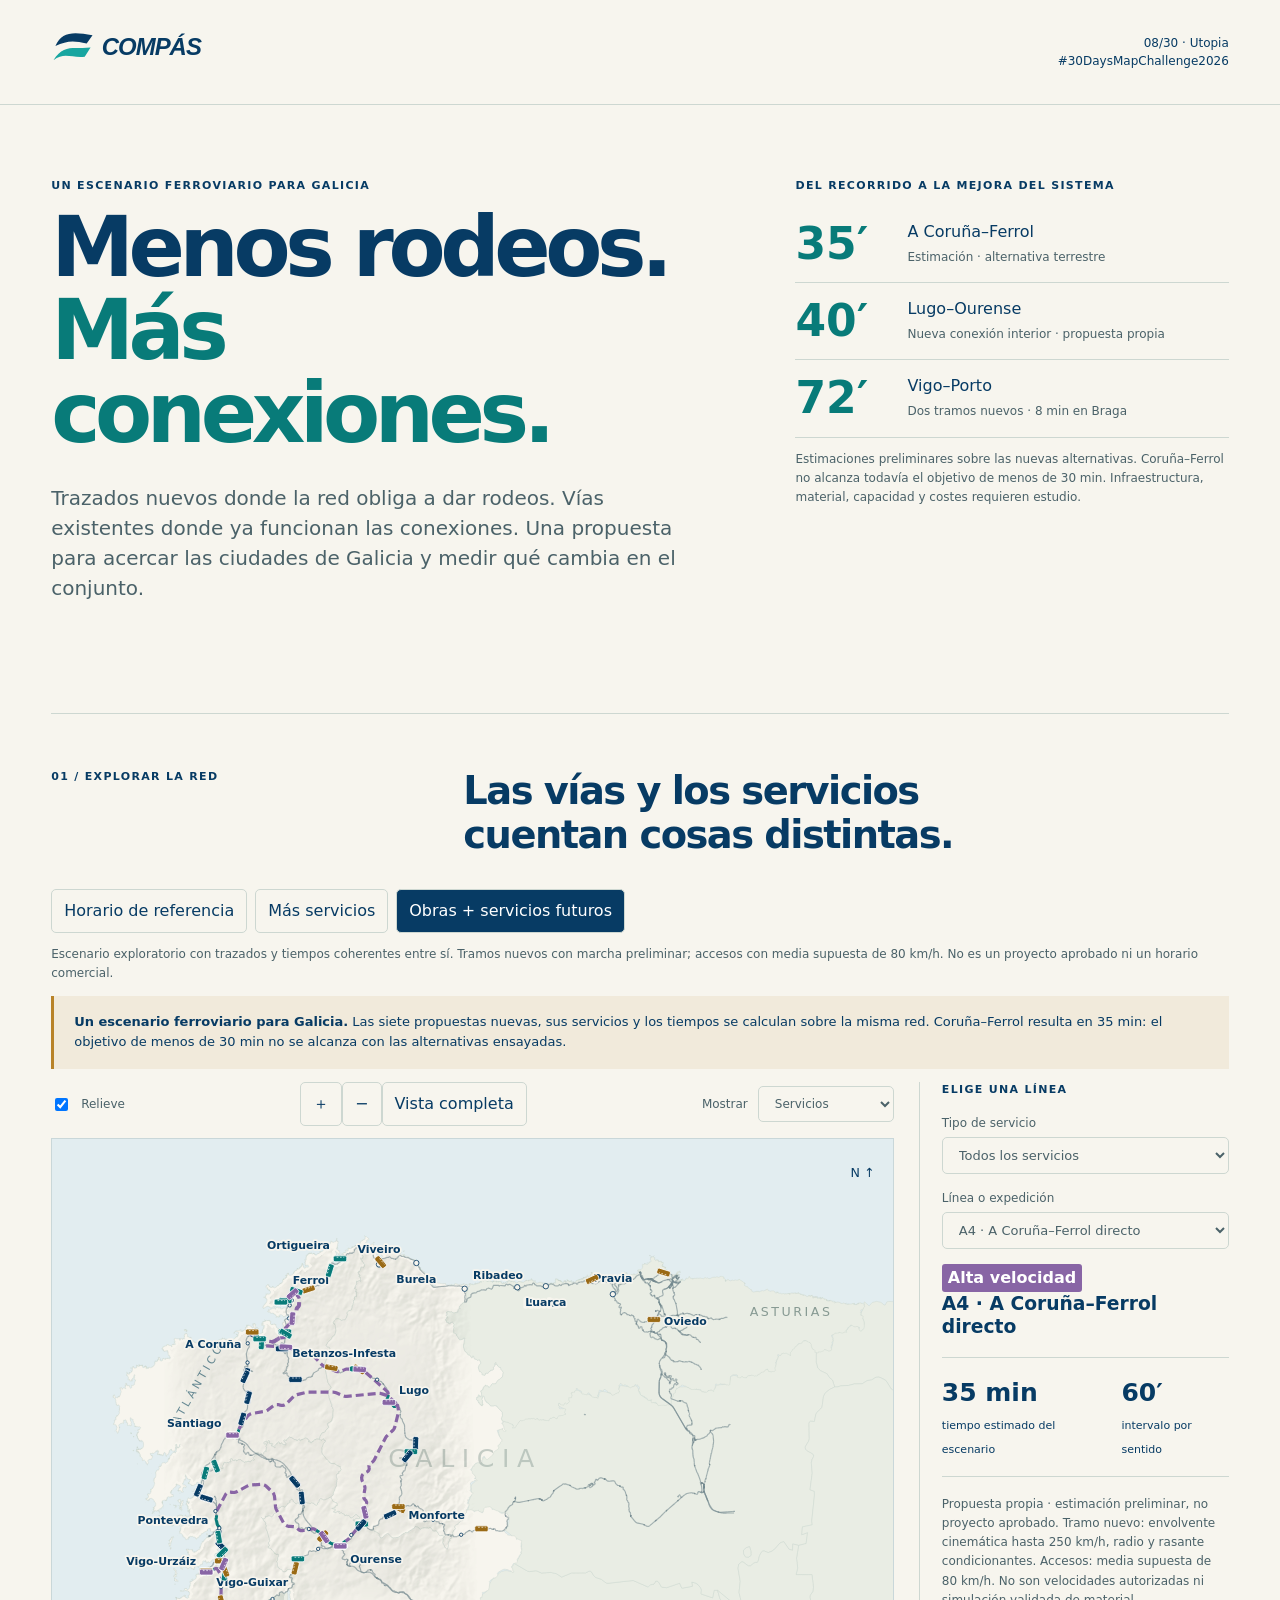
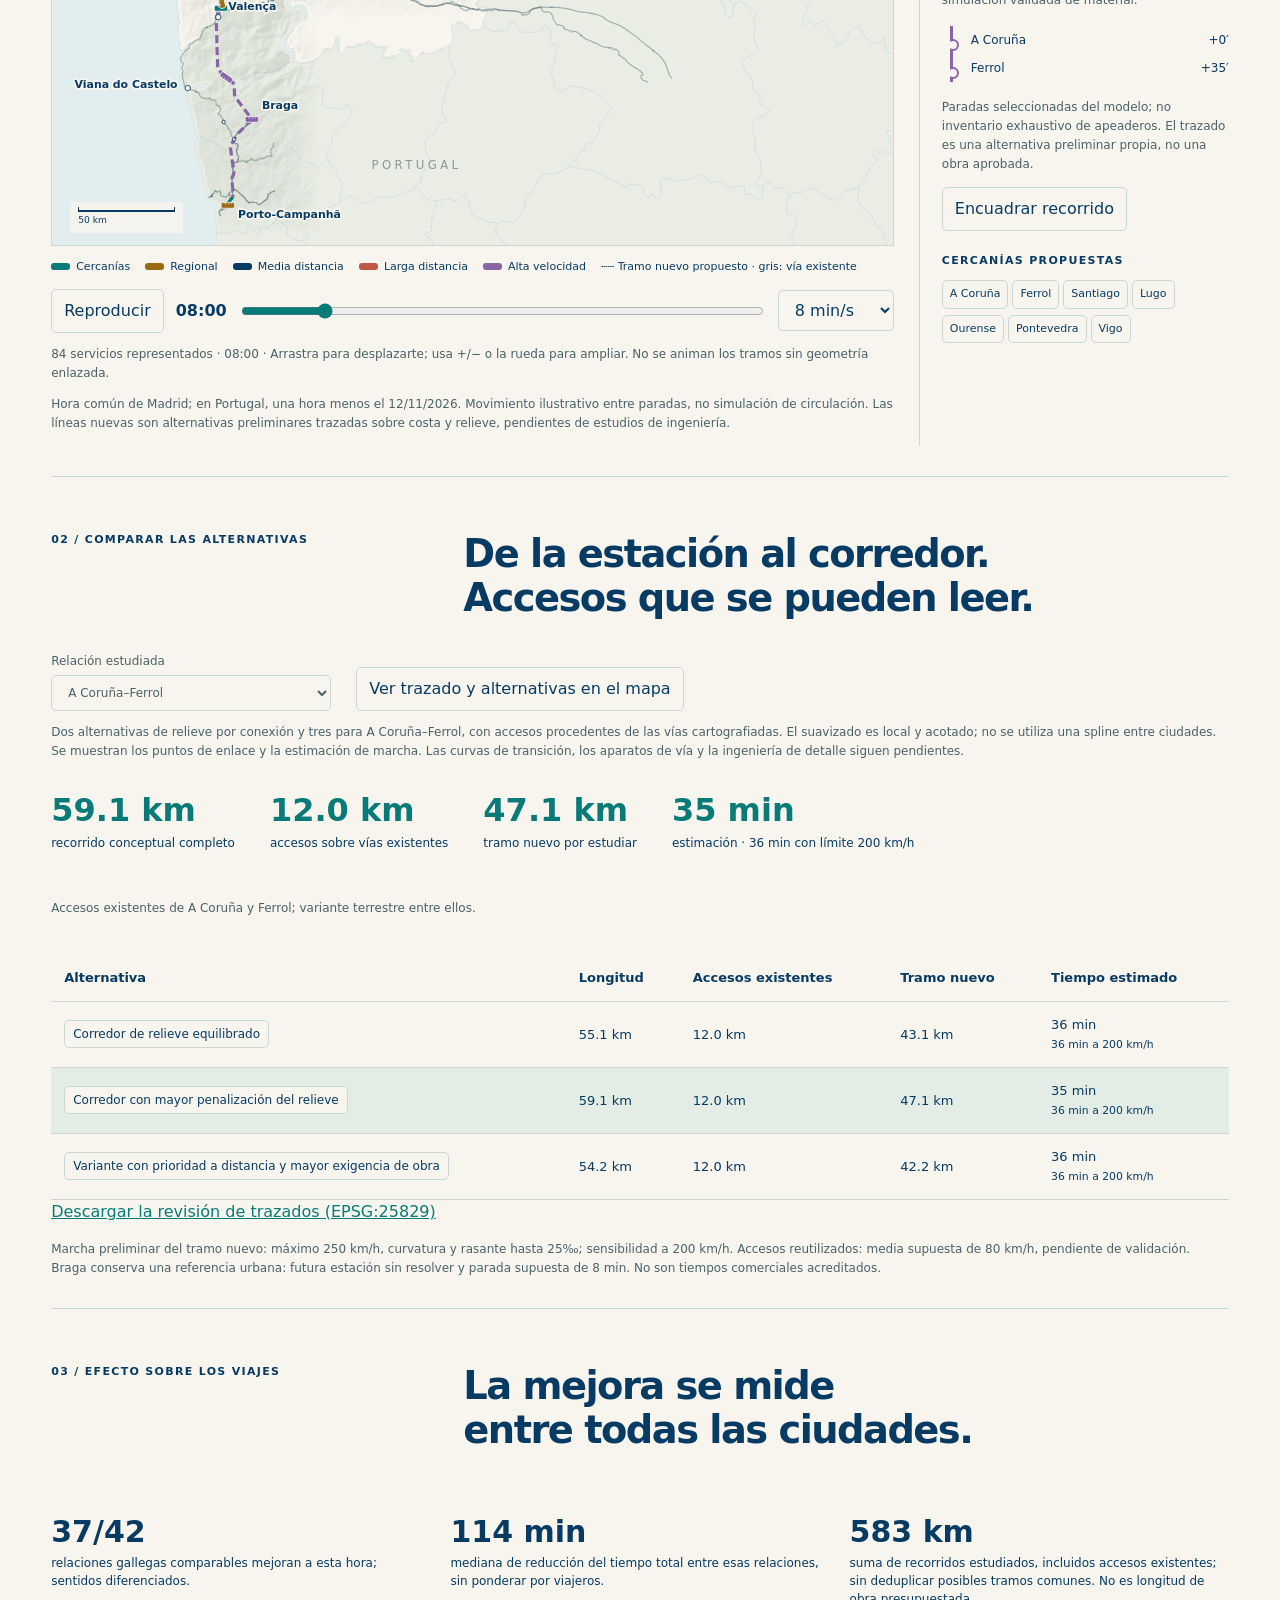
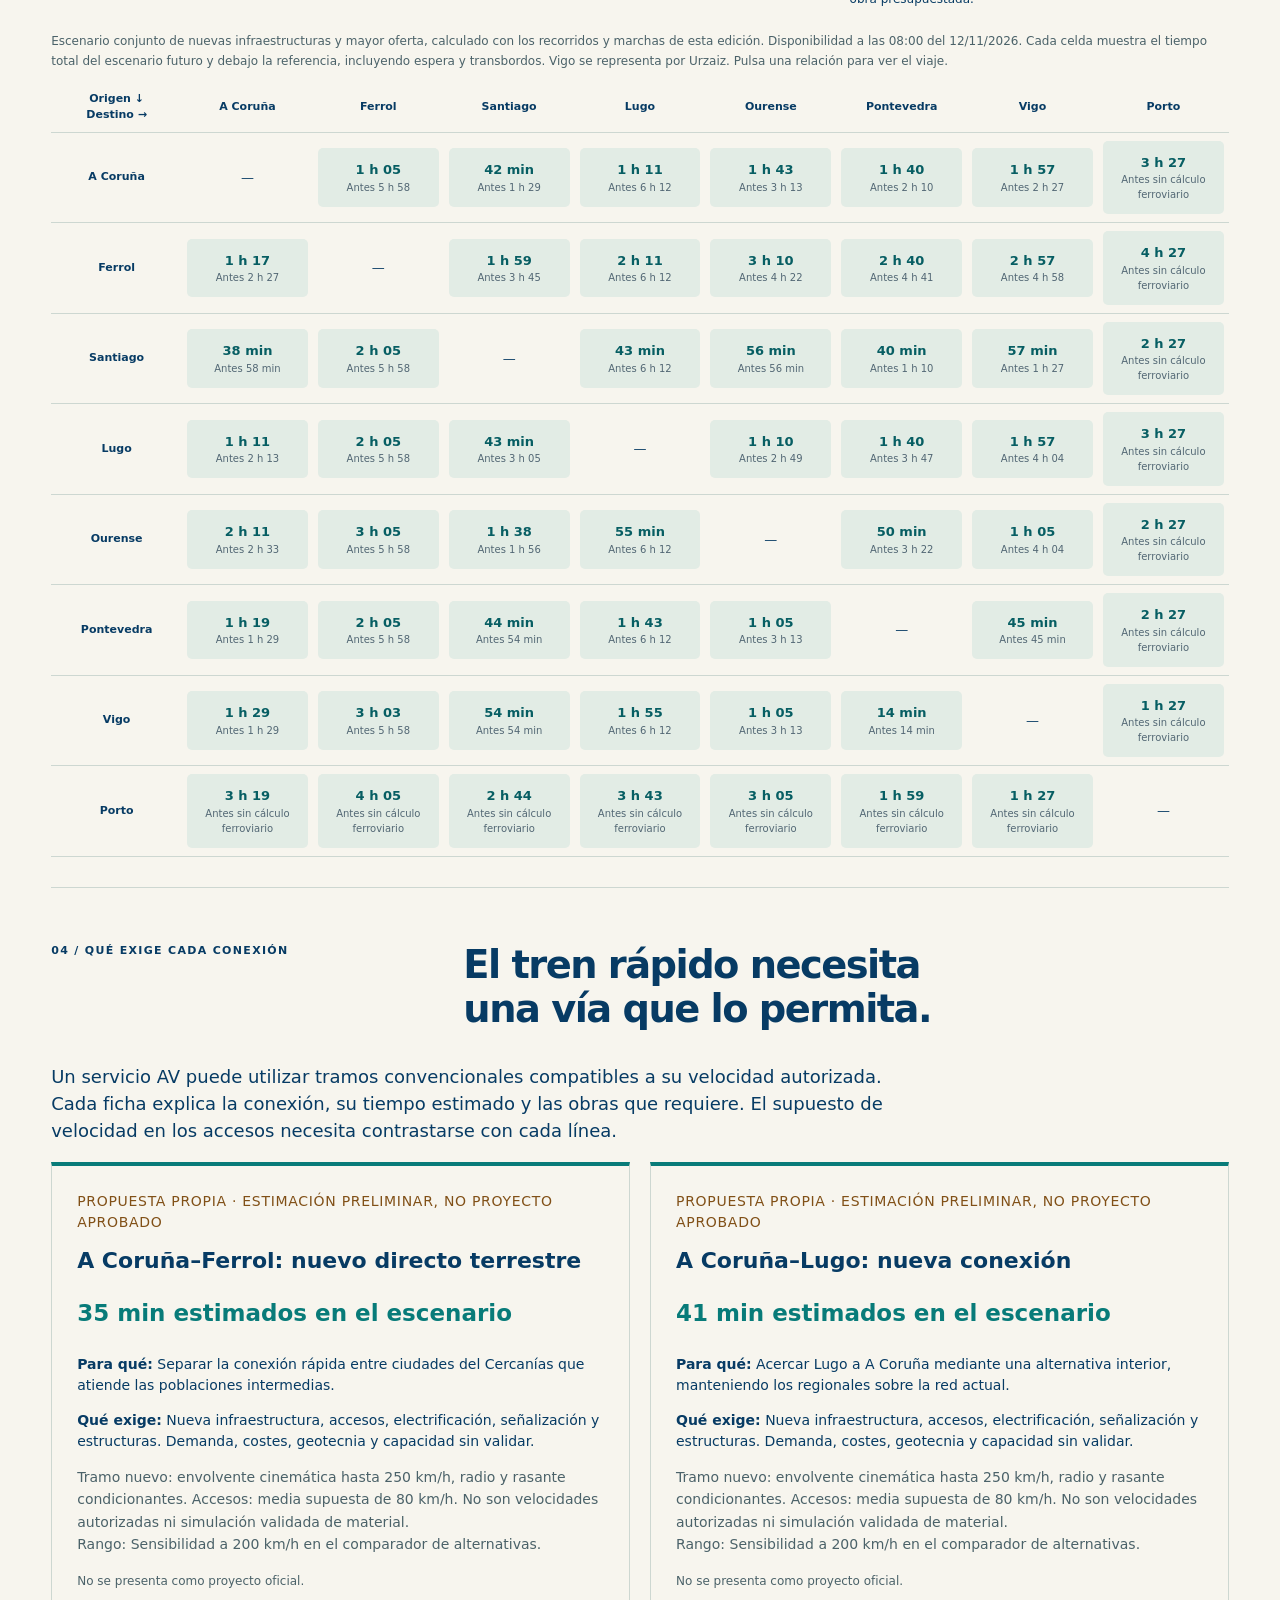
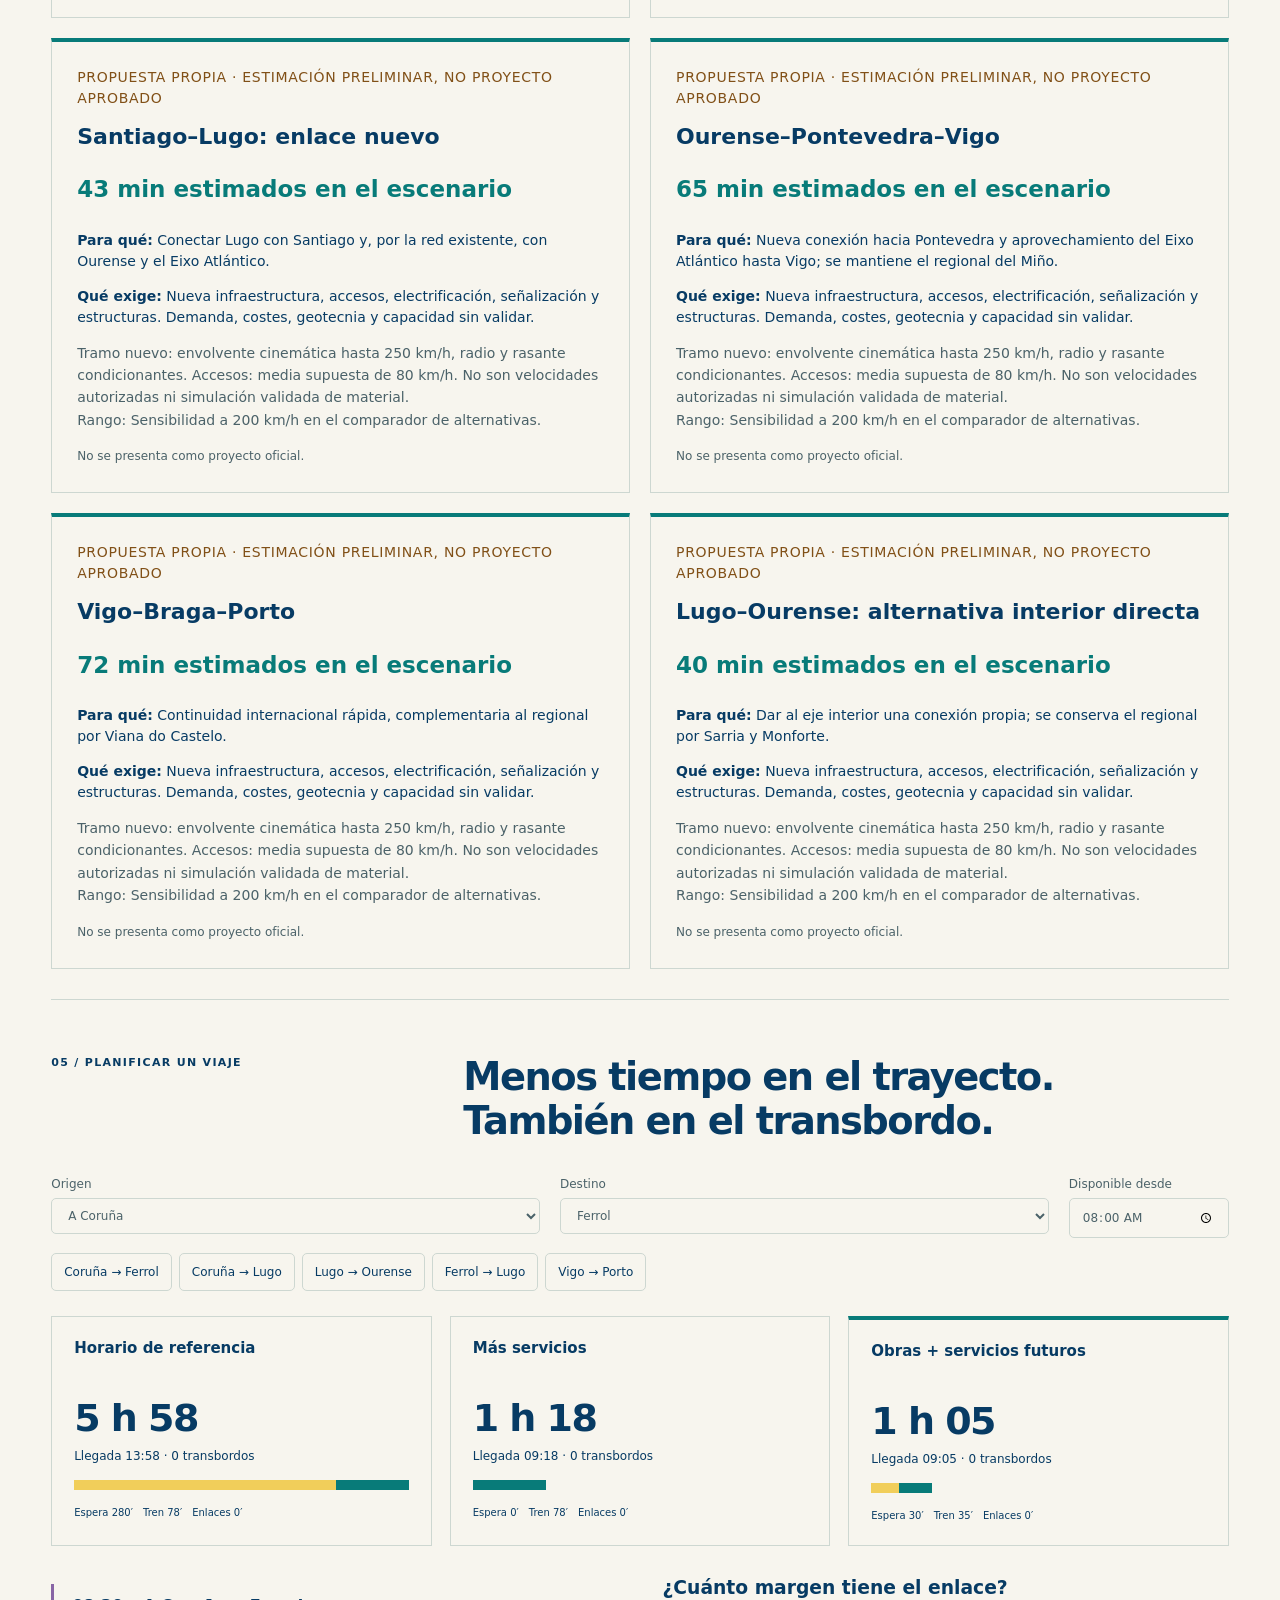
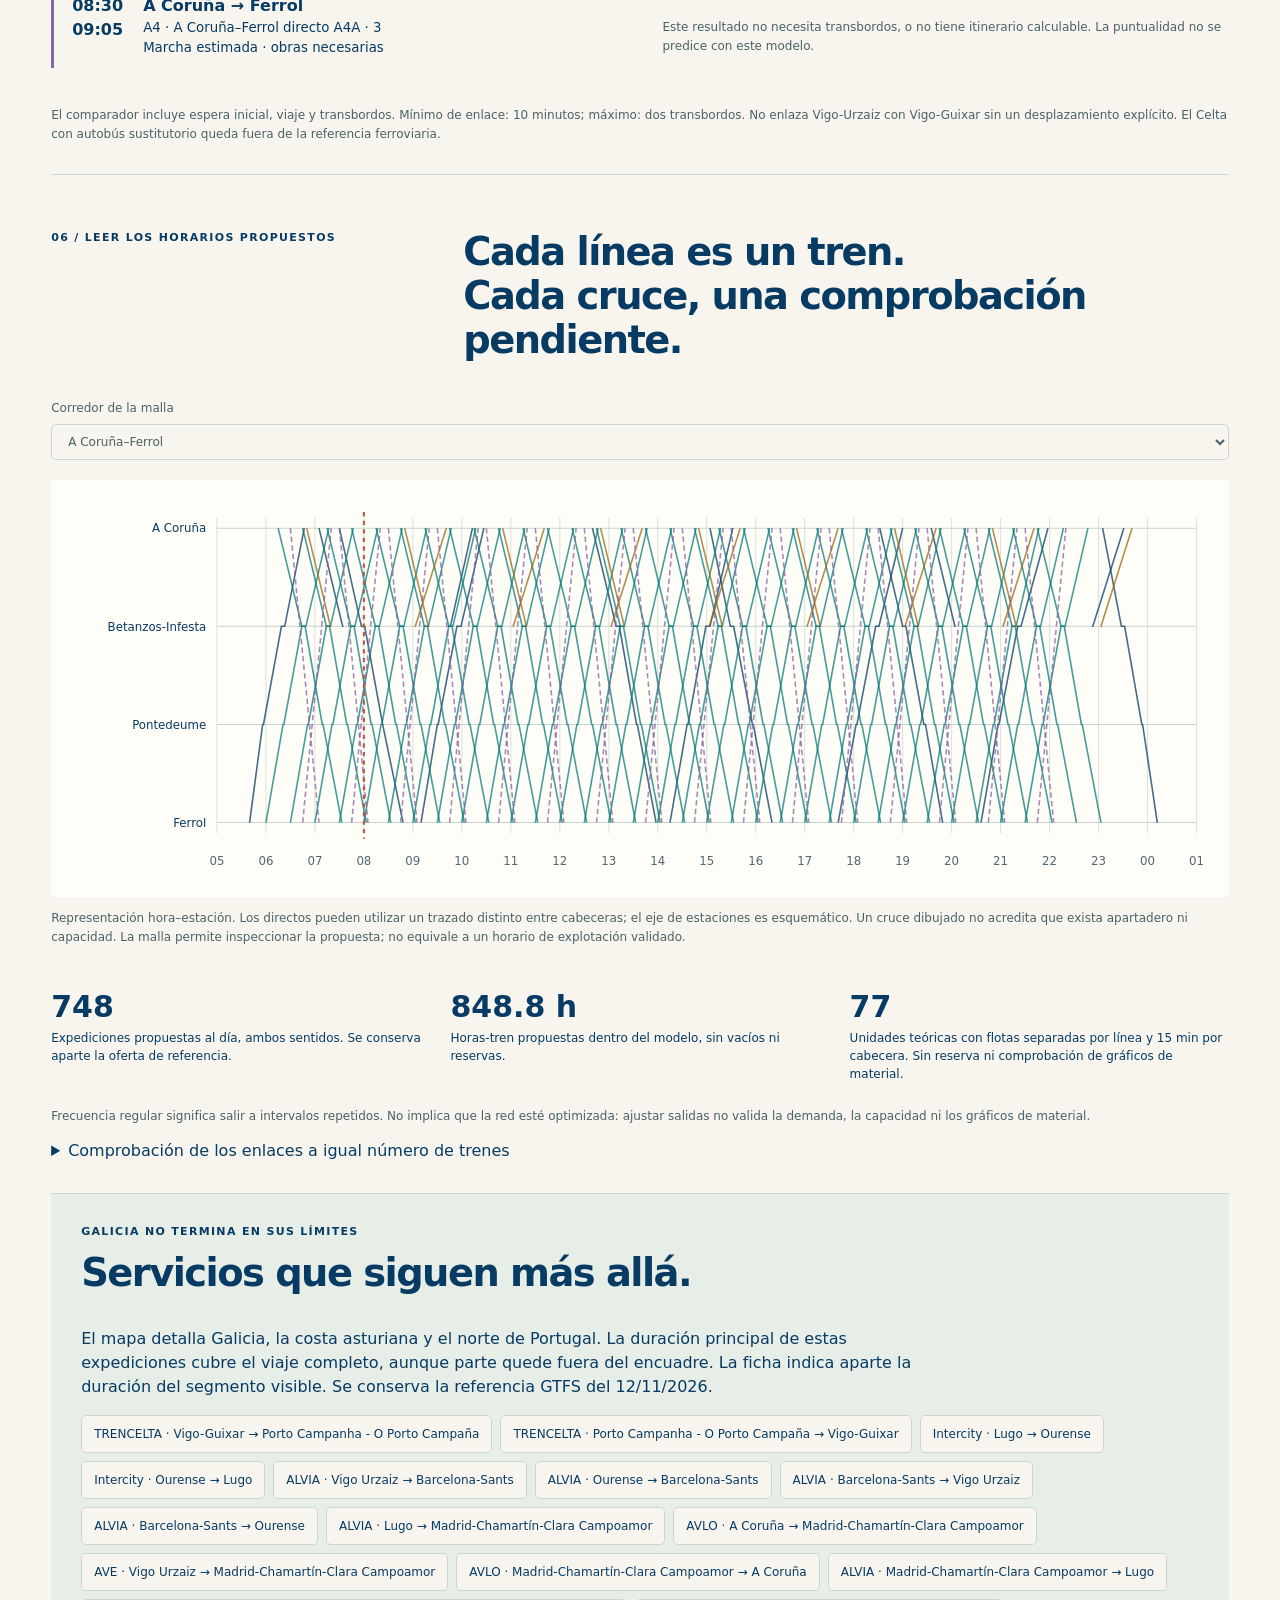
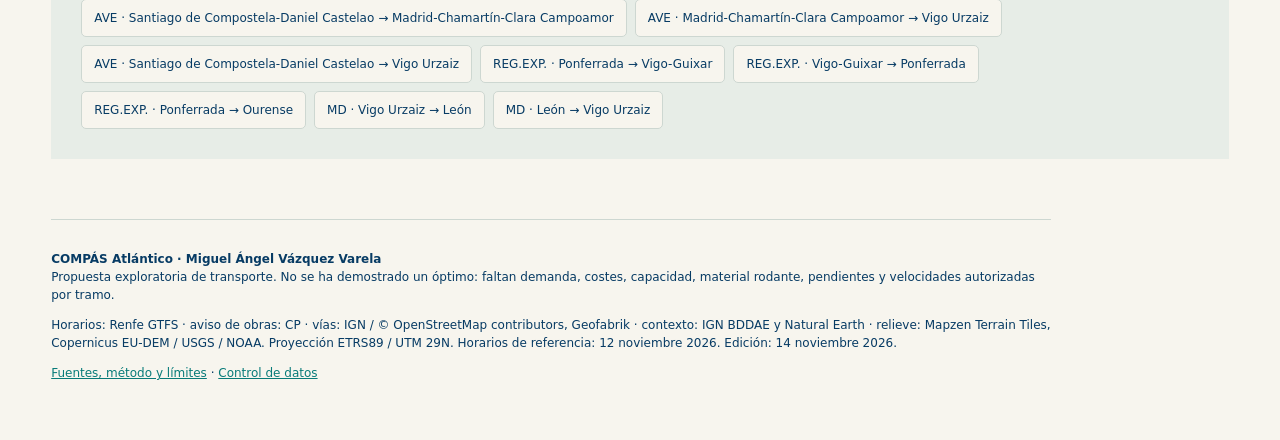
<file: day-08-utopia/archive-v8/index.html>
<!doctype html>
<html lang="es"><head><meta charset="utf-8"><meta name="viewport" content="width=device-width,initial-scale=1"><title>COMPÁS Atlántico · Menos rodeos, más conexiones</title><link rel="stylesheet" href="style.css?v=8"></head>
<body><header><a href="#"><img src="brand/compas.svg" alt="COMPÁS Atlántico"></a><span>08/30 · Utopia<br>#30DaysMapChallenge2026</span></header><main>
<section class="intro"><div><p class="eyebrow">Un escenario ferroviario para Galicia</p><h1>Menos rodeos.<br><em>Más conexiones.</em></h1><p class="lead">Trazados nuevos donde la red obliga a dar rodeos. Vías existentes donde ya funcionan las conexiones. Una propuesta para acercar las ciudades de Galicia y medir qué cambia en el conjunto.</p></div><aside><p class="eyebrow">Del recorrido a la mejora del sistema</p><a href="#works" class="objective"><b id="hero-ferrol">…</b><span>A Coruña–Ferrol<br><small>Estimación · alternativa terrestre</small></span></a><a href="#works" class="objective"><b id="hero-lugo">…</b><span>Lugo–Ourense<br><small>Nueva conexión interior · propuesta propia</small></span></a><a href="#works" class="objective"><b id="hero-porto">…</b><span>Vigo–Porto<br><small>Dos tramos nuevos · 8 min en Braga</small></span></a><p class="fine">Estimaciones preliminares sobre las nuevas alternativas. Coruña–Ferrol no alcanza todavía el objetivo de menos de 30 min. Infraestructura, material, capacidad y costes requieren estudio.</p></aside></section>
<section id="atlas"><div class="section-title"><span>01 / Explorar la red</span><h2>Las vías y los servicios<br>cuentan cosas distintas.</h2></div><div class="scenario-tabs" role="group" aria-label="Escenario"><button data-scenario="published">Horario de referencia</button><button data-scenario="coordinated">Más servicios</button><button data-scenario="direct">Obras + servicios futuros</button></div><p id="scenario-note" class="fine" aria-live="polite">Cargando fuentes…</p>
<p class="revision-note"><strong>Un escenario ferroviario para Galicia.</strong> Las siete propuestas nuevas, sus servicios y los tiempos se calculan sobre la misma red. Coruña–Ferrol resulta en 35 min: el objetivo de menos de 30 min no se alcanza con las alternativas ensayadas.</p><div class="atlas-layout"><div class="map-panel"><div class="map-toolbar"><label class="relief-toggle"><input type="checkbox" id="show-relief" checked> Relieve</label><div><button id="zoom-in" aria-label="Acercar mapa">＋</button><button id="zoom-out" aria-label="Alejar mapa">−</button><button id="reset-map">Vista completa</button></div><label>Mostrar <select id="layer"><option value="services">Servicios</option><option value="infrastructure">Infraestructura</option></select></label></div><div id="mapwrap"><svg id="map" viewBox="0 0 1000 840" role="img" aria-label="Red ferroviaria de Galicia, Asturias y norte de Portugal. Usa los botones de zoom o arrastra para desplazarte."></svg><div class="scale"><span id="scale-bar"></span><small id="scale-label"></small></div></div><div id="legend"></div><div class="animation"><button id="play">Reproducir</button><output id="clock">08:00</output><input id="time" type="range" min="300" max="1500" value="480" aria-label="Hora representada"><select id="speed" aria-label="Velocidad de reproducción"><option value="3">3 min/s</option><option value="8" selected>8 min/s</option><option value="20">20 min/s</option></select></div><p id="maptip" class="fine"></p><p class="fine">Hora común de Madrid; en Portugal, una hora menos el 12/11/2026. Movimiento ilustrativo entre paradas, no simulación de circulación. Las líneas nuevas son alternativas preliminares trazadas sobre costa y relieve, pendientes de estudios de ingeniería.</p></div>
<aside class="explorer"><p class="eyebrow">Elige una línea</p><label>Tipo de servicio<select id="category"><option value="all">Todos los servicios</option><option value="C">Cercanías</option><option value="R">Regional</option><option value="MD">Media distancia</option><option value="LD">Larga distancia</option><option value="AV">Alta velocidad</option></select></label><label>Línea o expedición<select id="line"></select></label><div id="line-detail" aria-live="polite"></div><button id="fit-line">Encuadrar recorrido</button><div class="city-links"><p class="eyebrow">Cercanías propuestas</p><div id="cities"></div></div></aside></div></section>
<section id="design"><div class="section-title"><span>02 / Comparar las alternativas</span><h2>De la estación al corredor.<br>Accesos que se pueden leer.</h2></div><div class="design-controls"><label>Relación estudiada<select id="design-route"></select></label><button id="design-fit">Ver trazado y alternativas en el mapa</button></div><p class="fine">Dos alternativas de relieve por conexión y tres para A Coruña–Ferrol, con accesos procedentes de las vías cartografiadas. El suavizado es local y acotado; no se utiliza una spline entre ciudades. Se muestran los puntos de enlace y la estimación de marcha. Las curvas de transición, los aparatos de vía y la ingeniería de detalle siguen pendientes.</p><div class="design-summary" id="design-summary"></div><div class="table-scroll"><table class="alternatives"><thead><tr><th>Alternativa</th><th>Longitud</th><th>Accesos existentes</th><th>Tramo nuevo</th><th>Tiempo estimado</th></tr></thead><tbody id="alternatives"></tbody></table></div><p><a href="alignments.geojson">Descargar la revisión de trazados (EPSG:25829)</a></p><p class="fine">Marcha preliminar del tramo nuevo: máximo 250 km/h, curvatura y rasante hasta 25‰; sensibilidad a 200 km/h. Accesos reutilizados: media supuesta de 80 km/h, pendiente de validación. Braga conserva una referencia urbana: futura estación sin resolver y parada supuesta de 8 min. No son tiempos comerciales acreditados.</p></section>
<section id="system"><div class="section-title"><span>03 / Efecto sobre los viajes</span><h2>La mejora se mide<br>entre todas las ciudades.</h2></div><div id="system-stats" class="resource-grid"></div><p class="fine">Escenario conjunto de nuevas infraestructuras y mayor oferta, calculado con los recorridos y marchas de esta edición. Disponibilidad a las 08:00 del 12/11/2026. Cada celda muestra el tiempo total del escenario futuro y debajo la referencia, incluyendo espera y transbordos. Vigo se representa por Urzaiz. Pulsa una relación para ver el viaje.</p><div class="table-scroll"><table id="matrix" class="matrix"></table></div></section>
<section id="works"><div class="section-title"><span>04 / Qué exige cada conexión</span><h2>El tren rápido necesita<br>una vía que lo permita.</h2></div><p class="section-intro">Un servicio AV puede utilizar tramos convencionales compatibles a su velocidad autorizada. Cada ficha explica la conexión, su tiempo estimado y las obras que requiere. El supuesto de velocidad en los accesos necesita contrastarse con cada línea.</p><div id="proposals" class="proposal-grid"></div></section>
<section class="journeys"><div class="section-title"><span>05 / Planificar un viaje</span><h2>Menos tiempo en el trayecto.<br>También en el transbordo.</h2></div><div class="journey-controls"><label>Origen<select id="origin"></select></label><label>Destino<select id="destination"></select></label><label>Disponible desde<input id="ready" type="time" value="08:00"></label></div><div class="examples"><button data-od="31412,21010">Coruña → Ferrol</button><button data-od="31412,20309">Coruña → Lugo</button><button data-od="20309,22100">Lugo → Ourense</button><button data-od="21010,20309">Ferrol → Lugo</button><button data-od="08223,94346">Vigo → Porto</button></div><div id="comparison" class="comparison"></div><div class="journey-bottom"><div id="itinerary"></div><div><h3>¿Cuánto margen tiene el enlace?</h3><div id="connections"></div></div></div><p class="fine">El comparador incluye espera inicial, viaje y transbordos. Mínimo de enlace: 10 minutos; máximo: dos transbordos. No enlaza Vigo-Urzaiz con Vigo-Guixar sin un desplazamiento explícito. El Celta con autobús sustitutorio queda fuera de la referencia ferroviaria.</p></section>
<section><div class="section-title"><span>06 / Leer los horarios propuestos</span><h2>Cada línea es un tren.<br>Cada cruce, una comprobación pendiente.</h2></div><label>Corredor de la malla<select id="corridor"><option value="ferrol">A Coruña–Ferrol</option><option value="interior">A Coruña–Lugo–Ourense</option><option value="atlantic">Eixo Atlántico</option><option value="portugal">Vigo–Porto</option><option value="coast">Ferrol–Asturias · vía métrica</option></select></label><svg id="malla" viewBox="0 0 1100 390" role="img" aria-label="Gráfico horario de trenes; selecciona un tren para inspeccionarlo"></svg><p class="fine">Representación hora–estación. Los directos pueden utilizar un trazado distinto entre cabeceras; el eje de estaciones es esquemático. Un cruce dibujado no acredita que exista apartadero ni capacidad. La malla permite inspeccionar la propuesta; no equivale a un horario de explotación validado.</p><div id="resources"></div></section>
<section class="external"><p class="eyebrow">Galicia no termina en sus límites</p><h2>Servicios que siguen más allá.</h2><p>El mapa detalla Galicia, la costa asturiana y el norte de Portugal. La duración principal de estas expediciones cubre el viaje completo, aunque parte quede fuera del encuadre. La ficha indica aparte la duración del segmento visible. Se conserva la referencia GTFS del 12/11/2026.</p><div id="external-lines"></div></section>
<footer><strong>COMPÁS Atlántico · Miguel Ángel Vázquez Varela</strong><p>Propuesta exploratoria de transporte. No se ha demostrado un óptimo: faltan demanda, costes, capacidad, material rodante, pendientes y velocidades autorizadas por tramo.</p><p>Horarios: Renfe GTFS · aviso de obras: CP · vías: IGN / © OpenStreetMap contributors, Geofabrik · contexto: IGN BDDAE y Natural Earth · relieve: Mapzen Terrain Tiles, Copernicus EU-DEM / USGS / NOAA. Proyección ETRS89 / UTM 29N. Horarios de referencia: 12 noviembre 2026. Edición: 14 noviembre 2026.</p><a href="methodology.md">Fuentes, método y límites</a> · <a href="qa.json">Control de datos</a></footer>
</main><script src="app.js?v=8"></script></body></html>
</file>
<file: day-08-utopia/style.css>
:root{--paper:#f7f5ee;--blue:#073b64;--teal:#087b79;--yellow:#f1ce5a;--line:#cdd7d1;--muted:#4b6269}*{box-sizing:border-box}html{scroll-behavior:smooth}body{margin:0;background:var(--paper);color:var(--blue);font:16px/1.5 system-ui,-apple-system,Segoe UI,sans-serif}header,main{max-width:1500px;margin:auto;padding:28px 4vw}header{display:flex;align-items:center;justify-content:space-between;border-bottom:1px solid var(--line)}header img{width:210px;max-height:70px}header span{font-size:12px;text-align:right}h1,h2,h3,p{margin-top:0}h1{font-size:clamp(48px,6.5vw,92px);line-height:1;letter-spacing:-.065em;margin-bottom:28px}h1 em{color:var(--teal);font-style:normal}h2{font-size:clamp(27px,3vw,43px);letter-spacing:-.04em;line-height:1.15}h3{line-height:1.25}.intro{display:grid;grid-template-columns:1.5fr 1fr;gap:8%;padding:45px 0 60px}.lead{font-size:20px;max-width:700px;color:var(--muted)}.eyebrow,.section-title>span{font-size:11px;font-weight:750;letter-spacing:.12em;text-transform:uppercase}.objective{display:flex;gap:24px;padding:14px 0;border-bottom:1px solid var(--line);color:inherit;text-decoration:none}.objective b{font-size:44px;line-height:1.1;color:var(--teal);min-width:88px}.objective small{color:var(--muted);font-size:12px}.fine{font-size:12px;color:var(--muted);line-height:1.6;margin:12px 0}section+section{padding-top:55px;margin-top:30px;border-top:1px solid var(--line)}.section-title{display:flex;justify-content:space-between;gap:30px;align-items:start}.section-title h2{width:65%}.section-intro{max-width:850px;font-size:18px}button,select,input{font:inherit;color:inherit}button,select,input[type=time]{border:1px solid var(--line);background:var(--paper);border-radius:5px;padding:9px 12px}button{cursor:pointer}button:hover{border-color:var(--teal)}button[aria-pressed=true]{background:var(--blue);color:white}button:focus-visible,select:focus-visible,input:focus-visible,a:focus-visible{outline:3px solid #b7750c;outline-offset:3px}label{font-size:12px;color:var(--muted)}label select{display:block;width:100%;margin-top:5px}.scenario-tabs{display:flex;gap:8px;flex-wrap:wrap}.atlas-layout{display:grid;grid-template-columns:minmax(0,1fr) 310px;gap:25px}.map-panel{min-width:0}.map-toolbar{display:flex;justify-content:space-between;align-items:center;gap:12px}.map-toolbar label{display:flex;align-items:center;gap:10px}.map-toolbar select{margin:0}#mapwrap{position:relative;background:#e2edf0;border:1px solid #c9d7d9;margin-top:12px;overflow:hidden}#map{display:block;width:100%;aspect-ratio:1000/840;touch-action:none;cursor:grab}#map.dragging{cursor:grabbing}.scale{position:absolute;left:18px;bottom:12px;padding:5px 8px;background:#f7f5eee8;font-size:11px}.scale span{display:block;border:solid var(--blue);border-width:0 1px 2px;height:5px}.map-label{font-size:13px;font-weight:650;paint-order:stroke;stroke:var(--paper);stroke-width:4;stroke-linejoin:round;fill:var(--blue)}#legend{display:flex;gap:8px 15px;flex-wrap:wrap;padding:13px 0;font-size:11px}#legend i,.badge{display:inline-block;background:var(--c);color:white;border-radius:3px;padding:2px 6px;margin-right:6px;font-style:normal;font-weight:700}#legend i{width:19px;height:7px;padding:0}.animation{display:flex;gap:12px;align-items:center}.animation input{flex:1;min-width:30px;accent-color:var(--teal)}#clock{font-variant-numeric:tabular-nums;font-weight:bold}.explorer{border-left:1px solid var(--line);padding-left:22px}.explorer>label{display:block;margin:15px 0}.explorer select{max-width:100%;font-size:13px}.line-stats{display:flex;gap:20px;padding:16px 0;border-block:1px solid var(--line);margin:18px 0}.line-stats b{display:block;font-size:25px}.line-stats small{font-size:11px}.stop-list{padding:0;list-style:none;max-height:295px;overflow:auto;margin-left:8px}.stop-list li{position:relative;border-left:3px solid var(--c);padding:5px 0 5px 18px;font-size:12px;display:flex;justify-content:space-between;gap:5px}.stop-list li:before{content:'';position:absolute;left:-5.5px;top:13px;width:8px;height:8px;border-radius:50%;background:var(--paper);border:2px solid var(--c)}.stop-list time{white-space:nowrap;font-variant-numeric:tabular-nums}.city-links{margin-top:22px}.city-links button{font-size:11px;padding:5px 7px;margin:0 4px 6px 0}.proposal-grid{display:grid;grid-template-columns:repeat(2,minmax(0,1fr));gap:20px}.proposal{border:1px solid var(--line);padding:25px;border-top:4px solid var(--teal)}.proposal h3{font-size:22px}.proposal .target{font-size:23px;font-weight:700;color:var(--teal)}.proposal p{font-size:14px}.status{font-size:11px;text-transform:uppercase;letter-spacing:.05em;color:#815017}.journey-controls{display:grid;grid-template-columns:1fr 1fr 160px;gap:20px}.journey-controls input{display:block;width:100%;margin-top:5px}.examples{display:flex;flex-wrap:wrap;gap:7px;margin:15px 0 25px}.examples button{font-size:12px}.comparison{display:grid;grid-template-columns:repeat(3,1fr);gap:18px}.card{padding:22px;border:1px solid var(--line)}.card.active{border-top:4px solid var(--teal)}.card h3{font-size:15px;min-height:36px}.duration{font-size:38px;font-weight:700;letter-spacing:-.04em}.arrival{font-size:12px}.bar{display:flex;height:10px;margin:15px 0}.wait{background:var(--yellow)}.ride{background:var(--teal)}.transfer{background:#bd5847}.barlabels{font-size:10px;display:flex;gap:10px;flex-wrap:wrap}.journey-bottom{display:grid;grid-template-columns:1fr 1fr;gap:45px;margin:30px 0}.leg{display:flex;gap:20px;border-left:3px solid var(--c);padding:10px 18px;margin:8px 0}.leg time{font-weight:700}.leg small{display:block}.connection{border-bottom:1px solid var(--line);padding:15px 0;font-size:13px}.connection strong{display:block;color:var(--teal);font-size:20px}.connection-track{height:8px;background:var(--yellow);margin:8px 0;position:relative}.connection-track span{display:block;height:100%;background:var(--teal)}#malla{width:100%;display:block;margin-top:20px;background:#fffdf7}.malla-train{cursor:pointer}.resource-grid{display:grid;grid-template-columns:repeat(3,1fr);gap:20px;padding-top:25px}.resource-grid strong{font-size:30px}.resource-grid p{font-size:12px}.external{background:#e7ede7;padding:30px!important}.external p{max-width:850px}#external-lines{display:flex;gap:8px;flex-wrap:wrap}#external-lines button{font-size:12px}footer{margin-top:60px;padding:30px 0;border-top:1px solid var(--line);font-size:12px;max-width:1000px}a{color:var(--teal)}.error{color:#a02b20}@media(max-width:850px){.intro{grid-template-columns:1fr;gap:20px}.atlas-layout{grid-template-columns:1fr}.explorer{border-left:0;border-top:1px solid var(--line);padding:22px 0}.section-title{display:block}.section-title h2{width:100%;margin-top:15px}.comparison{grid-template-columns:1fr}.journey-bottom{grid-template-columns:1fr;gap:15px}.proposal-grid{grid-template-columns:1fr}.journey-controls{grid-template-columns:1fr 1fr}.journey-controls label:last-child{grid-column:1/-1}.animation select{width:92px;font-size:12px}.map-toolbar{flex-wrap:wrap}.resource-grid{grid-template-columns:1fr}.intro aside{max-width:550px}header img{width:160px}}@media(prefers-reduced-motion:reduce){html{scroll-behavior:auto}}
.design-controls{display:flex;gap:25px;align-items:end;flex-wrap:wrap}.design-controls select{min-width:280px}.design-summary{display:flex;gap:35px;flex-wrap:wrap;margin:25px 0}.design-summary strong{display:block;font-size:32px;color:var(--teal)}.design-summary span{font-size:12px}.table-scroll{overflow-x:auto}.alternatives,.matrix{border-collapse:collapse;width:100%;font-size:13px}.alternatives td,.alternatives th,.matrix td,.matrix th{padding:13px;text-align:left;border-bottom:1px solid var(--line)}.alternatives tr.selected{background:#e3ede5}.alternatives tr.rejected{color:#8d493e}.alternatives td button{font-size:12px;padding:4px 8px}#profile{width:100%;margin-top:28px;background:#eef0e8}.matrix{table-layout:fixed;min-width:760px}.matrix td,.matrix th{text-align:center;padding:8px 5px}.matrix button{display:block;width:100%;border:0;background:#e2ece5;padding:12px 3px;font-weight:700;color:#075e63}.matrix button small{display:block;font-size:10px;font-weight:400;color:#526774}.matrix th{font-size:11px}.matrix button:hover{background:#c8e0d4}.design-warning{color:#8d493e;font-size:13px}

.revision-note{padding:16px 20px;border-left:3px solid #b88328;background:#f1eadb;font-size:13px;line-height:1.6}.regional-duration{font-size:13px;border-left:3px solid #087b79;padding-left:10px}

.geometry-switch{display:flex;align-items:center;gap:24px;padding:15px 0;border-bottom:1px solid #ccd6cf;margin-bottom:18px}.geometry-switch label{min-width:260px}.geometry-switch select{width:100%}@media(max-width:850px){.geometry-switch{display:block}.geometry-switch label{min-width:0}}

.relief-toggle{display:flex!important;align-items:center;gap:6px}.relief-toggle input{width:auto}

.design-callout{border-left:4px solid #b88328;padding:12px;background:#eee8d9;margin-bottom:20px}.design-callout p{margin:8px 0}

.language-picker{display:flex;align-items:center;gap:8px;color:#073b64;font-size:13px}.language-picker span{font-size:11px;max-width:72px;line-height:1.2}.language-picker select{border:1px solid #cdd7d1;background:#f7f5ee;color:#073b64;padding:7px;border-radius:4px;max-width:150px}@media(max-width:700px){header{flex-wrap:wrap}.language-picker{margin-top:8px;width:100%;justify-content:flex-end}}
</file>
<file: day-08-utopia/archive-v4/style.css>
:root{--paper:#f7f5ee;--blue:#073b64;--teal:#087b79;--yellow:#f1ce5a;--line:#cdd7d1;--muted:#4b6269}*{box-sizing:border-box}html{scroll-behavior:smooth}body{margin:0;background:var(--paper);color:var(--blue);font:16px/1.5 system-ui,-apple-system,Segoe UI,sans-serif}header,main{max-width:1500px;margin:auto;padding:28px 4vw}header{display:flex;align-items:center;justify-content:space-between;border-bottom:1px solid var(--line)}header img{width:210px;max-height:70px}header span{font-size:12px;text-align:right}h1,h2,h3,p{margin-top:0}h1{font-size:clamp(48px,6.5vw,92px);line-height:1;letter-spacing:-.065em;margin-bottom:28px}h1 em{color:var(--teal);font-style:normal}h2{font-size:clamp(27px,3vw,43px);letter-spacing:-.04em;line-height:1.15}h3{line-height:1.25}.intro{display:grid;grid-template-columns:1.5fr 1fr;gap:8%;padding:45px 0 60px}.lead{font-size:20px;max-width:700px;color:var(--muted)}.eyebrow,.section-title>span{font-size:11px;font-weight:750;letter-spacing:.12em;text-transform:uppercase}.objective{display:flex;gap:24px;padding:14px 0;border-bottom:1px solid var(--line);color:inherit;text-decoration:none}.objective b{font-size:44px;line-height:1.1;color:var(--teal);min-width:88px}.objective small{color:var(--muted);font-size:12px}.fine{font-size:12px;color:var(--muted);line-height:1.6;margin:12px 0}section+section{padding-top:55px;margin-top:30px;border-top:1px solid var(--line)}.section-title{display:flex;justify-content:space-between;gap:30px;align-items:start}.section-title h2{width:65%}.section-intro{max-width:850px;font-size:18px}button,select,input{font:inherit;color:inherit}button,select,input[type=time]{border:1px solid var(--line);background:var(--paper);border-radius:5px;padding:9px 12px}button{cursor:pointer}button:hover{border-color:var(--teal)}button[aria-pressed=true]{background:var(--blue);color:white}button:focus-visible,select:focus-visible,input:focus-visible,a:focus-visible{outline:3px solid #b7750c;outline-offset:3px}label{font-size:12px;color:var(--muted)}label select{display:block;width:100%;margin-top:5px}.scenario-tabs{display:flex;gap:8px;flex-wrap:wrap}.atlas-layout{display:grid;grid-template-columns:minmax(0,1fr) 310px;gap:25px}.map-panel{min-width:0}.map-toolbar{display:flex;justify-content:space-between;align-items:center;gap:12px}.map-toolbar label{display:flex;align-items:center;gap:10px}.map-toolbar select{margin:0}#mapwrap{position:relative;background:#e2edf0;border:1px solid #c9d7d9;margin-top:12px;overflow:hidden}#map{display:block;width:100%;aspect-ratio:1000/840;touch-action:none;cursor:grab}#map.dragging{cursor:grabbing}.scale{position:absolute;left:18px;bottom:12px;padding:5px 8px;background:#f7f5eee8;font-size:11px}.scale span{display:block;border:solid var(--blue);border-width:0 1px 2px;height:5px}.map-label{font-size:13px;font-weight:650;paint-order:stroke;stroke:var(--paper);stroke-width:4;stroke-linejoin:round;fill:var(--blue)}#legend{display:flex;gap:8px 15px;flex-wrap:wrap;padding:13px 0;font-size:11px}#legend i,.badge{display:inline-block;background:var(--c);color:white;border-radius:3px;padding:2px 6px;margin-right:6px;font-style:normal;font-weight:700}#legend i{width:19px;height:7px;padding:0}.animation{display:flex;gap:12px;align-items:center}.animation input{flex:1;min-width:30px;accent-color:var(--teal)}#clock{font-variant-numeric:tabular-nums;font-weight:bold}.explorer{border-left:1px solid var(--line);padding-left:22px}.explorer>label{display:block;margin:15px 0}.explorer select{max-width:100%;font-size:13px}.line-stats{display:flex;gap:20px;padding:16px 0;border-block:1px solid var(--line);margin:18px 0}.line-stats b{display:block;font-size:25px}.line-stats small{font-size:11px}.stop-list{padding:0;list-style:none;max-height:295px;overflow:auto;margin-left:8px}.stop-list li{position:relative;border-left:3px solid var(--c);padding:5px 0 5px 18px;font-size:12px;display:flex;justify-content:space-between;gap:5px}.stop-list li:before{content:'';position:absolute;left:-5.5px;top:13px;width:8px;height:8px;border-radius:50%;background:var(--paper);border:2px solid var(--c)}.stop-list time{white-space:nowrap;font-variant-numeric:tabular-nums}.city-links{margin-top:22px}.city-links button{font-size:11px;padding:5px 7px;margin:0 4px 6px 0}.proposal-grid{display:grid;grid-template-columns:repeat(2,minmax(0,1fr));gap:20px}.proposal{border:1px solid var(--line);padding:25px;border-top:4px solid var(--teal)}.proposal h3{font-size:22px}.proposal .target{font-size:23px;font-weight:700;color:var(--teal)}.proposal p{font-size:14px}.status{font-size:11px;text-transform:uppercase;letter-spacing:.05em;color:#815017}.journey-controls{display:grid;grid-template-columns:1fr 1fr 160px;gap:20px}.journey-controls input{display:block;width:100%;margin-top:5px}.examples{display:flex;flex-wrap:wrap;gap:7px;margin:15px 0 25px}.examples button{font-size:12px}.comparison{display:grid;grid-template-columns:repeat(3,1fr);gap:18px}.card{padding:22px;border:1px solid var(--line)}.card.active{border-top:4px solid var(--teal)}.card h3{font-size:15px;min-height:36px}.duration{font-size:38px;font-weight:700;letter-spacing:-.04em}.arrival{font-size:12px}.bar{display:flex;height:10px;margin:15px 0}.wait{background:var(--yellow)}.ride{background:var(--teal)}.transfer{background:#bd5847}.barlabels{font-size:10px;display:flex;gap:10px;flex-wrap:wrap}.journey-bottom{display:grid;grid-template-columns:1fr 1fr;gap:45px;margin:30px 0}.leg{display:flex;gap:20px;border-left:3px solid var(--c);padding:10px 18px;margin:8px 0}.leg time{font-weight:700}.leg small{display:block}.connection{border-bottom:1px solid var(--line);padding:15px 0;font-size:13px}.connection strong{display:block;color:var(--teal);font-size:20px}.connection-track{height:8px;background:var(--yellow);margin:8px 0;position:relative}.connection-track span{display:block;height:100%;background:var(--teal)}#malla{width:100%;display:block;margin-top:20px;background:#fffdf7}.malla-train{cursor:pointer}.resource-grid{display:grid;grid-template-columns:repeat(3,1fr);gap:20px;padding-top:25px}.resource-grid strong{font-size:30px}.resource-grid p{font-size:12px}.external{background:#e7ede7;padding:30px!important}.external p{max-width:850px}#external-lines{display:flex;gap:8px;flex-wrap:wrap}#external-lines button{font-size:12px}footer{margin-top:60px;padding:30px 0;border-top:1px solid var(--line);font-size:12px;max-width:1000px}a{color:var(--teal)}.error{color:#a02b20}@media(max-width:850px){.intro{grid-template-columns:1fr;gap:20px}.atlas-layout{grid-template-columns:1fr}.explorer{border-left:0;border-top:1px solid var(--line);padding:22px 0}.section-title{display:block}.section-title h2{width:100%;margin-top:15px}.comparison{grid-template-columns:1fr}.journey-bottom{grid-template-columns:1fr;gap:15px}.proposal-grid{grid-template-columns:1fr}.journey-controls{grid-template-columns:1fr 1fr}.journey-controls label:last-child{grid-column:1/-1}.animation select{width:92px;font-size:12px}.map-toolbar{flex-wrap:wrap}.resource-grid{grid-template-columns:1fr}.intro aside{max-width:550px}header img{width:160px}}@media(prefers-reduced-motion:reduce){html{scroll-behavior:auto}}
.design-controls{display:flex;gap:25px;align-items:end;flex-wrap:wrap}.design-controls select{min-width:280px}.design-summary{display:flex;gap:35px;flex-wrap:wrap;margin:25px 0}.design-summary strong{display:block;font-size:32px;color:var(--teal)}.design-summary span{font-size:12px}.table-scroll{overflow-x:auto}.alternatives,.matrix{border-collapse:collapse;width:100%;font-size:13px}.alternatives td,.alternatives th,.matrix td,.matrix th{padding:13px;text-align:left;border-bottom:1px solid var(--line)}.alternatives tr.selected{background:#e3ede5}.alternatives tr.rejected{color:#8d493e}.alternatives td button{font-size:12px;padding:4px 8px}#profile{width:100%;margin-top:28px;background:#eef0e8}.matrix{table-layout:fixed;min-width:760px}.matrix td,.matrix th{text-align:center;padding:8px 5px}.matrix button{display:block;width:100%;border:0;background:#e2ece5;padding:12px 3px;font-weight:700;color:#075e63}.matrix button small{display:block;font-size:10px;font-weight:400;color:#526774}.matrix th{font-size:11px}.matrix button:hover{background:#c8e0d4}.design-warning{color:#8d493e;font-size:13px}
</file>
<file: day-08-utopia/archive-v5/style.css>
:root{--paper:#f7f5ee;--blue:#073b64;--teal:#087b79;--yellow:#f1ce5a;--line:#cdd7d1;--muted:#4b6269}*{box-sizing:border-box}html{scroll-behavior:smooth}body{margin:0;background:var(--paper);color:var(--blue);font:16px/1.5 system-ui,-apple-system,Segoe UI,sans-serif}header,main{max-width:1500px;margin:auto;padding:28px 4vw}header{display:flex;align-items:center;justify-content:space-between;border-bottom:1px solid var(--line)}header img{width:210px;max-height:70px}header span{font-size:12px;text-align:right}h1,h2,h3,p{margin-top:0}h1{font-size:clamp(48px,6.5vw,92px);line-height:1;letter-spacing:-.065em;margin-bottom:28px}h1 em{color:var(--teal);font-style:normal}h2{font-size:clamp(27px,3vw,43px);letter-spacing:-.04em;line-height:1.15}h3{line-height:1.25}.intro{display:grid;grid-template-columns:1.5fr 1fr;gap:8%;padding:45px 0 60px}.lead{font-size:20px;max-width:700px;color:var(--muted)}.eyebrow,.section-title>span{font-size:11px;font-weight:750;letter-spacing:.12em;text-transform:uppercase}.objective{display:flex;gap:24px;padding:14px 0;border-bottom:1px solid var(--line);color:inherit;text-decoration:none}.objective b{font-size:44px;line-height:1.1;color:var(--teal);min-width:88px}.objective small{color:var(--muted);font-size:12px}.fine{font-size:12px;color:var(--muted);line-height:1.6;margin:12px 0}section+section{padding-top:55px;margin-top:30px;border-top:1px solid var(--line)}.section-title{display:flex;justify-content:space-between;gap:30px;align-items:start}.section-title h2{width:65%}.section-intro{max-width:850px;font-size:18px}button,select,input{font:inherit;color:inherit}button,select,input[type=time]{border:1px solid var(--line);background:var(--paper);border-radius:5px;padding:9px 12px}button{cursor:pointer}button:hover{border-color:var(--teal)}button[aria-pressed=true]{background:var(--blue);color:white}button:focus-visible,select:focus-visible,input:focus-visible,a:focus-visible{outline:3px solid #b7750c;outline-offset:3px}label{font-size:12px;color:var(--muted)}label select{display:block;width:100%;margin-top:5px}.scenario-tabs{display:flex;gap:8px;flex-wrap:wrap}.atlas-layout{display:grid;grid-template-columns:minmax(0,1fr) 310px;gap:25px}.map-panel{min-width:0}.map-toolbar{display:flex;justify-content:space-between;align-items:center;gap:12px}.map-toolbar label{display:flex;align-items:center;gap:10px}.map-toolbar select{margin:0}#mapwrap{position:relative;background:#e2edf0;border:1px solid #c9d7d9;margin-top:12px;overflow:hidden}#map{display:block;width:100%;aspect-ratio:1000/840;touch-action:none;cursor:grab}#map.dragging{cursor:grabbing}.scale{position:absolute;left:18px;bottom:12px;padding:5px 8px;background:#f7f5eee8;font-size:11px}.scale span{display:block;border:solid var(--blue);border-width:0 1px 2px;height:5px}.map-label{font-size:13px;font-weight:650;paint-order:stroke;stroke:var(--paper);stroke-width:4;stroke-linejoin:round;fill:var(--blue)}#legend{display:flex;gap:8px 15px;flex-wrap:wrap;padding:13px 0;font-size:11px}#legend i,.badge{display:inline-block;background:var(--c);color:white;border-radius:3px;padding:2px 6px;margin-right:6px;font-style:normal;font-weight:700}#legend i{width:19px;height:7px;padding:0}.animation{display:flex;gap:12px;align-items:center}.animation input{flex:1;min-width:30px;accent-color:var(--teal)}#clock{font-variant-numeric:tabular-nums;font-weight:bold}.explorer{border-left:1px solid var(--line);padding-left:22px}.explorer>label{display:block;margin:15px 0}.explorer select{max-width:100%;font-size:13px}.line-stats{display:flex;gap:20px;padding:16px 0;border-block:1px solid var(--line);margin:18px 0}.line-stats b{display:block;font-size:25px}.line-stats small{font-size:11px}.stop-list{padding:0;list-style:none;max-height:295px;overflow:auto;margin-left:8px}.stop-list li{position:relative;border-left:3px solid var(--c);padding:5px 0 5px 18px;font-size:12px;display:flex;justify-content:space-between;gap:5px}.stop-list li:before{content:'';position:absolute;left:-5.5px;top:13px;width:8px;height:8px;border-radius:50%;background:var(--paper);border:2px solid var(--c)}.stop-list time{white-space:nowrap;font-variant-numeric:tabular-nums}.city-links{margin-top:22px}.city-links button{font-size:11px;padding:5px 7px;margin:0 4px 6px 0}.proposal-grid{display:grid;grid-template-columns:repeat(2,minmax(0,1fr));gap:20px}.proposal{border:1px solid var(--line);padding:25px;border-top:4px solid var(--teal)}.proposal h3{font-size:22px}.proposal .target{font-size:23px;font-weight:700;color:var(--teal)}.proposal p{font-size:14px}.status{font-size:11px;text-transform:uppercase;letter-spacing:.05em;color:#815017}.journey-controls{display:grid;grid-template-columns:1fr 1fr 160px;gap:20px}.journey-controls input{display:block;width:100%;margin-top:5px}.examples{display:flex;flex-wrap:wrap;gap:7px;margin:15px 0 25px}.examples button{font-size:12px}.comparison{display:grid;grid-template-columns:repeat(3,1fr);gap:18px}.card{padding:22px;border:1px solid var(--line)}.card.active{border-top:4px solid var(--teal)}.card h3{font-size:15px;min-height:36px}.duration{font-size:38px;font-weight:700;letter-spacing:-.04em}.arrival{font-size:12px}.bar{display:flex;height:10px;margin:15px 0}.wait{background:var(--yellow)}.ride{background:var(--teal)}.transfer{background:#bd5847}.barlabels{font-size:10px;display:flex;gap:10px;flex-wrap:wrap}.journey-bottom{display:grid;grid-template-columns:1fr 1fr;gap:45px;margin:30px 0}.leg{display:flex;gap:20px;border-left:3px solid var(--c);padding:10px 18px;margin:8px 0}.leg time{font-weight:700}.leg small{display:block}.connection{border-bottom:1px solid var(--line);padding:15px 0;font-size:13px}.connection strong{display:block;color:var(--teal);font-size:20px}.connection-track{height:8px;background:var(--yellow);margin:8px 0;position:relative}.connection-track span{display:block;height:100%;background:var(--teal)}#malla{width:100%;display:block;margin-top:20px;background:#fffdf7}.malla-train{cursor:pointer}.resource-grid{display:grid;grid-template-columns:repeat(3,1fr);gap:20px;padding-top:25px}.resource-grid strong{font-size:30px}.resource-grid p{font-size:12px}.external{background:#e7ede7;padding:30px!important}.external p{max-width:850px}#external-lines{display:flex;gap:8px;flex-wrap:wrap}#external-lines button{font-size:12px}footer{margin-top:60px;padding:30px 0;border-top:1px solid var(--line);font-size:12px;max-width:1000px}a{color:var(--teal)}.error{color:#a02b20}@media(max-width:850px){.intro{grid-template-columns:1fr;gap:20px}.atlas-layout{grid-template-columns:1fr}.explorer{border-left:0;border-top:1px solid var(--line);padding:22px 0}.section-title{display:block}.section-title h2{width:100%;margin-top:15px}.comparison{grid-template-columns:1fr}.journey-bottom{grid-template-columns:1fr;gap:15px}.proposal-grid{grid-template-columns:1fr}.journey-controls{grid-template-columns:1fr 1fr}.journey-controls label:last-child{grid-column:1/-1}.animation select{width:92px;font-size:12px}.map-toolbar{flex-wrap:wrap}.resource-grid{grid-template-columns:1fr}.intro aside{max-width:550px}header img{width:160px}}@media(prefers-reduced-motion:reduce){html{scroll-behavior:auto}}
.design-controls{display:flex;gap:25px;align-items:end;flex-wrap:wrap}.design-controls select{min-width:280px}.design-summary{display:flex;gap:35px;flex-wrap:wrap;margin:25px 0}.design-summary strong{display:block;font-size:32px;color:var(--teal)}.design-summary span{font-size:12px}.table-scroll{overflow-x:auto}.alternatives,.matrix{border-collapse:collapse;width:100%;font-size:13px}.alternatives td,.alternatives th,.matrix td,.matrix th{padding:13px;text-align:left;border-bottom:1px solid var(--line)}.alternatives tr.selected{background:#e3ede5}.alternatives tr.rejected{color:#8d493e}.alternatives td button{font-size:12px;padding:4px 8px}#profile{width:100%;margin-top:28px;background:#eef0e8}.matrix{table-layout:fixed;min-width:760px}.matrix td,.matrix th{text-align:center;padding:8px 5px}.matrix button{display:block;width:100%;border:0;background:#e2ece5;padding:12px 3px;font-weight:700;color:#075e63}.matrix button small{display:block;font-size:10px;font-weight:400;color:#526774}.matrix th{font-size:11px}.matrix button:hover{background:#c8e0d4}.design-warning{color:#8d493e;font-size:13px}

.investment-detail{border-left:4px solid #ba8a35;background:#edf0e7;padding:22px 26px;margin:20px 0 28px}.investment-detail h3{font-size:26px;margin:8px 0}.investment-detail>p{max-width:1000px}.investment-columns{display:grid;grid-template-columns:1fr 1fr;gap:35px;font-size:14px}.investment-columns p{margin-top:5px}.investment-card{text-align:left;display:flex;flex-direction:column;gap:14px;padding:24px;background:#f7f5ee;border:1px solid #ccd6cf;border-radius:0}.investment-card strong{font-size:22px;line-height:1.2}.investment-card>span:not(.eyebrow){font-size:14px;line-height:1.6}.investment-card small{margin-top:auto;color:#087b79}.investment-card[aria-pressed=true]{border-color:#ad7d2d;background:#f4ead6;color:#073b64}.train-toggle{display:flex;align-items:center;gap:8px;font-size:12px;margin-top:16px}.train-toggle input{width:auto}.regional-duration{font-size:13px;border-left:3px solid #087b79;padding-left:10px}.plan-hero{border-top:4px solid #087b79}#mapwrap{box-shadow:0 6px 24px #073b640c}@media(max-width:850px){.investment-columns{grid-template-columns:1fr;gap:12px}.investment-detail{padding:18px}.investment-card strong{font-size:20px}}

.investment-detail details{font-size:13px}.investment-detail summary{cursor:pointer;color:#087b79}.investment-detail[hidden]{display:none}
</file>
<file: day-08-utopia/archive-v6/style.css>
:root{--paper:#f7f5ee;--blue:#073b64;--teal:#087b79;--yellow:#f1ce5a;--line:#cdd7d1;--muted:#4b6269}*{box-sizing:border-box}html{scroll-behavior:smooth}body{margin:0;background:var(--paper);color:var(--blue);font:16px/1.5 system-ui,-apple-system,Segoe UI,sans-serif}header,main{max-width:1500px;margin:auto;padding:28px 4vw}header{display:flex;align-items:center;justify-content:space-between;border-bottom:1px solid var(--line)}header img{width:210px;max-height:70px}header span{font-size:12px;text-align:right}h1,h2,h3,p{margin-top:0}h1{font-size:clamp(48px,6.5vw,92px);line-height:1;letter-spacing:-.065em;margin-bottom:28px}h1 em{color:var(--teal);font-style:normal}h2{font-size:clamp(27px,3vw,43px);letter-spacing:-.04em;line-height:1.15}h3{line-height:1.25}.intro{display:grid;grid-template-columns:1.5fr 1fr;gap:8%;padding:45px 0 60px}.lead{font-size:20px;max-width:700px;color:var(--muted)}.eyebrow,.section-title>span{font-size:11px;font-weight:750;letter-spacing:.12em;text-transform:uppercase}.objective{display:flex;gap:24px;padding:14px 0;border-bottom:1px solid var(--line);color:inherit;text-decoration:none}.objective b{font-size:44px;line-height:1.1;color:var(--teal);min-width:88px}.objective small{color:var(--muted);font-size:12px}.fine{font-size:12px;color:var(--muted);line-height:1.6;margin:12px 0}section+section{padding-top:55px;margin-top:30px;border-top:1px solid var(--line)}.section-title{display:flex;justify-content:space-between;gap:30px;align-items:start}.section-title h2{width:65%}.section-intro{max-width:850px;font-size:18px}button,select,input{font:inherit;color:inherit}button,select,input[type=time]{border:1px solid var(--line);background:var(--paper);border-radius:5px;padding:9px 12px}button{cursor:pointer}button:hover{border-color:var(--teal)}button[aria-pressed=true]{background:var(--blue);color:white}button:focus-visible,select:focus-visible,input:focus-visible,a:focus-visible{outline:3px solid #b7750c;outline-offset:3px}label{font-size:12px;color:var(--muted)}label select{display:block;width:100%;margin-top:5px}.scenario-tabs{display:flex;gap:8px;flex-wrap:wrap}.atlas-layout{display:grid;grid-template-columns:minmax(0,1fr) 310px;gap:25px}.map-panel{min-width:0}.map-toolbar{display:flex;justify-content:space-between;align-items:center;gap:12px}.map-toolbar label{display:flex;align-items:center;gap:10px}.map-toolbar select{margin:0}#mapwrap{position:relative;background:#e2edf0;border:1px solid #c9d7d9;margin-top:12px;overflow:hidden}#map{display:block;width:100%;aspect-ratio:1000/840;touch-action:none;cursor:grab}#map.dragging{cursor:grabbing}.scale{position:absolute;left:18px;bottom:12px;padding:5px 8px;background:#f7f5eee8;font-size:11px}.scale span{display:block;border:solid var(--blue);border-width:0 1px 2px;height:5px}.map-label{font-size:13px;font-weight:650;paint-order:stroke;stroke:var(--paper);stroke-width:4;stroke-linejoin:round;fill:var(--blue)}#legend{display:flex;gap:8px 15px;flex-wrap:wrap;padding:13px 0;font-size:11px}#legend i,.badge{display:inline-block;background:var(--c);color:white;border-radius:3px;padding:2px 6px;margin-right:6px;font-style:normal;font-weight:700}#legend i{width:19px;height:7px;padding:0}.animation{display:flex;gap:12px;align-items:center}.animation input{flex:1;min-width:30px;accent-color:var(--teal)}#clock{font-variant-numeric:tabular-nums;font-weight:bold}.explorer{border-left:1px solid var(--line);padding-left:22px}.explorer>label{display:block;margin:15px 0}.explorer select{max-width:100%;font-size:13px}.line-stats{display:flex;gap:20px;padding:16px 0;border-block:1px solid var(--line);margin:18px 0}.line-stats b{display:block;font-size:25px}.line-stats small{font-size:11px}.stop-list{padding:0;list-style:none;max-height:295px;overflow:auto;margin-left:8px}.stop-list li{position:relative;border-left:3px solid var(--c);padding:5px 0 5px 18px;font-size:12px;display:flex;justify-content:space-between;gap:5px}.stop-list li:before{content:'';position:absolute;left:-5.5px;top:13px;width:8px;height:8px;border-radius:50%;background:var(--paper);border:2px solid var(--c)}.stop-list time{white-space:nowrap;font-variant-numeric:tabular-nums}.city-links{margin-top:22px}.city-links button{font-size:11px;padding:5px 7px;margin:0 4px 6px 0}.proposal-grid{display:grid;grid-template-columns:repeat(2,minmax(0,1fr));gap:20px}.proposal{border:1px solid var(--line);padding:25px;border-top:4px solid var(--teal)}.proposal h3{font-size:22px}.proposal .target{font-size:23px;font-weight:700;color:var(--teal)}.proposal p{font-size:14px}.status{font-size:11px;text-transform:uppercase;letter-spacing:.05em;color:#815017}.journey-controls{display:grid;grid-template-columns:1fr 1fr 160px;gap:20px}.journey-controls input{display:block;width:100%;margin-top:5px}.examples{display:flex;flex-wrap:wrap;gap:7px;margin:15px 0 25px}.examples button{font-size:12px}.comparison{display:grid;grid-template-columns:repeat(3,1fr);gap:18px}.card{padding:22px;border:1px solid var(--line)}.card.active{border-top:4px solid var(--teal)}.card h3{font-size:15px;min-height:36px}.duration{font-size:38px;font-weight:700;letter-spacing:-.04em}.arrival{font-size:12px}.bar{display:flex;height:10px;margin:15px 0}.wait{background:var(--yellow)}.ride{background:var(--teal)}.transfer{background:#bd5847}.barlabels{font-size:10px;display:flex;gap:10px;flex-wrap:wrap}.journey-bottom{display:grid;grid-template-columns:1fr 1fr;gap:45px;margin:30px 0}.leg{display:flex;gap:20px;border-left:3px solid var(--c);padding:10px 18px;margin:8px 0}.leg time{font-weight:700}.leg small{display:block}.connection{border-bottom:1px solid var(--line);padding:15px 0;font-size:13px}.connection strong{display:block;color:var(--teal);font-size:20px}.connection-track{height:8px;background:var(--yellow);margin:8px 0;position:relative}.connection-track span{display:block;height:100%;background:var(--teal)}#malla{width:100%;display:block;margin-top:20px;background:#fffdf7}.malla-train{cursor:pointer}.resource-grid{display:grid;grid-template-columns:repeat(3,1fr);gap:20px;padding-top:25px}.resource-grid strong{font-size:30px}.resource-grid p{font-size:12px}.external{background:#e7ede7;padding:30px!important}.external p{max-width:850px}#external-lines{display:flex;gap:8px;flex-wrap:wrap}#external-lines button{font-size:12px}footer{margin-top:60px;padding:30px 0;border-top:1px solid var(--line);font-size:12px;max-width:1000px}a{color:var(--teal)}.error{color:#a02b20}@media(max-width:850px){.intro{grid-template-columns:1fr;gap:20px}.atlas-layout{grid-template-columns:1fr}.explorer{border-left:0;border-top:1px solid var(--line);padding:22px 0}.section-title{display:block}.section-title h2{width:100%;margin-top:15px}.comparison{grid-template-columns:1fr}.journey-bottom{grid-template-columns:1fr;gap:15px}.proposal-grid{grid-template-columns:1fr}.journey-controls{grid-template-columns:1fr 1fr}.journey-controls label:last-child{grid-column:1/-1}.animation select{width:92px;font-size:12px}.map-toolbar{flex-wrap:wrap}.resource-grid{grid-template-columns:1fr}.intro aside{max-width:550px}header img{width:160px}}@media(prefers-reduced-motion:reduce){html{scroll-behavior:auto}}
.design-controls{display:flex;gap:25px;align-items:end;flex-wrap:wrap}.design-controls select{min-width:280px}.design-summary{display:flex;gap:35px;flex-wrap:wrap;margin:25px 0}.design-summary strong{display:block;font-size:32px;color:var(--teal)}.design-summary span{font-size:12px}.table-scroll{overflow-x:auto}.alternatives,.matrix{border-collapse:collapse;width:100%;font-size:13px}.alternatives td,.alternatives th,.matrix td,.matrix th{padding:13px;text-align:left;border-bottom:1px solid var(--line)}.alternatives tr.selected{background:#e3ede5}.alternatives tr.rejected{color:#8d493e}.alternatives td button{font-size:12px;padding:4px 8px}#profile{width:100%;margin-top:28px;background:#eef0e8}.matrix{table-layout:fixed;min-width:760px}.matrix td,.matrix th{text-align:center;padding:8px 5px}.matrix button{display:block;width:100%;border:0;background:#e2ece5;padding:12px 3px;font-weight:700;color:#075e63}.matrix button small{display:block;font-size:10px;font-weight:400;color:#526774}.matrix th{font-size:11px}.matrix button:hover{background:#c8e0d4}.design-warning{color:#8d493e;font-size:13px}

.revision-note{padding:16px 20px;border-left:3px solid #b88328;background:#f1eadb;font-size:13px;line-height:1.6}.regional-duration{font-size:13px;border-left:3px solid #087b79;padding-left:10px}
</file>
<file: day-08-utopia/archive-v7/style.css>
:root{--paper:#f7f5ee;--blue:#073b64;--teal:#087b79;--yellow:#f1ce5a;--line:#cdd7d1;--muted:#4b6269}*{box-sizing:border-box}html{scroll-behavior:smooth}body{margin:0;background:var(--paper);color:var(--blue);font:16px/1.5 system-ui,-apple-system,Segoe UI,sans-serif}header,main{max-width:1500px;margin:auto;padding:28px 4vw}header{display:flex;align-items:center;justify-content:space-between;border-bottom:1px solid var(--line)}header img{width:210px;max-height:70px}header span{font-size:12px;text-align:right}h1,h2,h3,p{margin-top:0}h1{font-size:clamp(48px,6.5vw,92px);line-height:1;letter-spacing:-.065em;margin-bottom:28px}h1 em{color:var(--teal);font-style:normal}h2{font-size:clamp(27px,3vw,43px);letter-spacing:-.04em;line-height:1.15}h3{line-height:1.25}.intro{display:grid;grid-template-columns:1.5fr 1fr;gap:8%;padding:45px 0 60px}.lead{font-size:20px;max-width:700px;color:var(--muted)}.eyebrow,.section-title>span{font-size:11px;font-weight:750;letter-spacing:.12em;text-transform:uppercase}.objective{display:flex;gap:24px;padding:14px 0;border-bottom:1px solid var(--line);color:inherit;text-decoration:none}.objective b{font-size:44px;line-height:1.1;color:var(--teal);min-width:88px}.objective small{color:var(--muted);font-size:12px}.fine{font-size:12px;color:var(--muted);line-height:1.6;margin:12px 0}section+section{padding-top:55px;margin-top:30px;border-top:1px solid var(--line)}.section-title{display:flex;justify-content:space-between;gap:30px;align-items:start}.section-title h2{width:65%}.section-intro{max-width:850px;font-size:18px}button,select,input{font:inherit;color:inherit}button,select,input[type=time]{border:1px solid var(--line);background:var(--paper);border-radius:5px;padding:9px 12px}button{cursor:pointer}button:hover{border-color:var(--teal)}button[aria-pressed=true]{background:var(--blue);color:white}button:focus-visible,select:focus-visible,input:focus-visible,a:focus-visible{outline:3px solid #b7750c;outline-offset:3px}label{font-size:12px;color:var(--muted)}label select{display:block;width:100%;margin-top:5px}.scenario-tabs{display:flex;gap:8px;flex-wrap:wrap}.atlas-layout{display:grid;grid-template-columns:minmax(0,1fr) 310px;gap:25px}.map-panel{min-width:0}.map-toolbar{display:flex;justify-content:space-between;align-items:center;gap:12px}.map-toolbar label{display:flex;align-items:center;gap:10px}.map-toolbar select{margin:0}#mapwrap{position:relative;background:#e2edf0;border:1px solid #c9d7d9;margin-top:12px;overflow:hidden}#map{display:block;width:100%;aspect-ratio:1000/840;touch-action:none;cursor:grab}#map.dragging{cursor:grabbing}.scale{position:absolute;left:18px;bottom:12px;padding:5px 8px;background:#f7f5eee8;font-size:11px}.scale span{display:block;border:solid var(--blue);border-width:0 1px 2px;height:5px}.map-label{font-size:13px;font-weight:650;paint-order:stroke;stroke:var(--paper);stroke-width:4;stroke-linejoin:round;fill:var(--blue)}#legend{display:flex;gap:8px 15px;flex-wrap:wrap;padding:13px 0;font-size:11px}#legend i,.badge{display:inline-block;background:var(--c);color:white;border-radius:3px;padding:2px 6px;margin-right:6px;font-style:normal;font-weight:700}#legend i{width:19px;height:7px;padding:0}.animation{display:flex;gap:12px;align-items:center}.animation input{flex:1;min-width:30px;accent-color:var(--teal)}#clock{font-variant-numeric:tabular-nums;font-weight:bold}.explorer{border-left:1px solid var(--line);padding-left:22px}.explorer>label{display:block;margin:15px 0}.explorer select{max-width:100%;font-size:13px}.line-stats{display:flex;gap:20px;padding:16px 0;border-block:1px solid var(--line);margin:18px 0}.line-stats b{display:block;font-size:25px}.line-stats small{font-size:11px}.stop-list{padding:0;list-style:none;max-height:295px;overflow:auto;margin-left:8px}.stop-list li{position:relative;border-left:3px solid var(--c);padding:5px 0 5px 18px;font-size:12px;display:flex;justify-content:space-between;gap:5px}.stop-list li:before{content:'';position:absolute;left:-5.5px;top:13px;width:8px;height:8px;border-radius:50%;background:var(--paper);border:2px solid var(--c)}.stop-list time{white-space:nowrap;font-variant-numeric:tabular-nums}.city-links{margin-top:22px}.city-links button{font-size:11px;padding:5px 7px;margin:0 4px 6px 0}.proposal-grid{display:grid;grid-template-columns:repeat(2,minmax(0,1fr));gap:20px}.proposal{border:1px solid var(--line);padding:25px;border-top:4px solid var(--teal)}.proposal h3{font-size:22px}.proposal .target{font-size:23px;font-weight:700;color:var(--teal)}.proposal p{font-size:14px}.status{font-size:11px;text-transform:uppercase;letter-spacing:.05em;color:#815017}.journey-controls{display:grid;grid-template-columns:1fr 1fr 160px;gap:20px}.journey-controls input{display:block;width:100%;margin-top:5px}.examples{display:flex;flex-wrap:wrap;gap:7px;margin:15px 0 25px}.examples button{font-size:12px}.comparison{display:grid;grid-template-columns:repeat(3,1fr);gap:18px}.card{padding:22px;border:1px solid var(--line)}.card.active{border-top:4px solid var(--teal)}.card h3{font-size:15px;min-height:36px}.duration{font-size:38px;font-weight:700;letter-spacing:-.04em}.arrival{font-size:12px}.bar{display:flex;height:10px;margin:15px 0}.wait{background:var(--yellow)}.ride{background:var(--teal)}.transfer{background:#bd5847}.barlabels{font-size:10px;display:flex;gap:10px;flex-wrap:wrap}.journey-bottom{display:grid;grid-template-columns:1fr 1fr;gap:45px;margin:30px 0}.leg{display:flex;gap:20px;border-left:3px solid var(--c);padding:10px 18px;margin:8px 0}.leg time{font-weight:700}.leg small{display:block}.connection{border-bottom:1px solid var(--line);padding:15px 0;font-size:13px}.connection strong{display:block;color:var(--teal);font-size:20px}.connection-track{height:8px;background:var(--yellow);margin:8px 0;position:relative}.connection-track span{display:block;height:100%;background:var(--teal)}#malla{width:100%;display:block;margin-top:20px;background:#fffdf7}.malla-train{cursor:pointer}.resource-grid{display:grid;grid-template-columns:repeat(3,1fr);gap:20px;padding-top:25px}.resource-grid strong{font-size:30px}.resource-grid p{font-size:12px}.external{background:#e7ede7;padding:30px!important}.external p{max-width:850px}#external-lines{display:flex;gap:8px;flex-wrap:wrap}#external-lines button{font-size:12px}footer{margin-top:60px;padding:30px 0;border-top:1px solid var(--line);font-size:12px;max-width:1000px}a{color:var(--teal)}.error{color:#a02b20}@media(max-width:850px){.intro{grid-template-columns:1fr;gap:20px}.atlas-layout{grid-template-columns:1fr}.explorer{border-left:0;border-top:1px solid var(--line);padding:22px 0}.section-title{display:block}.section-title h2{width:100%;margin-top:15px}.comparison{grid-template-columns:1fr}.journey-bottom{grid-template-columns:1fr;gap:15px}.proposal-grid{grid-template-columns:1fr}.journey-controls{grid-template-columns:1fr 1fr}.journey-controls label:last-child{grid-column:1/-1}.animation select{width:92px;font-size:12px}.map-toolbar{flex-wrap:wrap}.resource-grid{grid-template-columns:1fr}.intro aside{max-width:550px}header img{width:160px}}@media(prefers-reduced-motion:reduce){html{scroll-behavior:auto}}
.design-controls{display:flex;gap:25px;align-items:end;flex-wrap:wrap}.design-controls select{min-width:280px}.design-summary{display:flex;gap:35px;flex-wrap:wrap;margin:25px 0}.design-summary strong{display:block;font-size:32px;color:var(--teal)}.design-summary span{font-size:12px}.table-scroll{overflow-x:auto}.alternatives,.matrix{border-collapse:collapse;width:100%;font-size:13px}.alternatives td,.alternatives th,.matrix td,.matrix th{padding:13px;text-align:left;border-bottom:1px solid var(--line)}.alternatives tr.selected{background:#e3ede5}.alternatives tr.rejected{color:#8d493e}.alternatives td button{font-size:12px;padding:4px 8px}#profile{width:100%;margin-top:28px;background:#eef0e8}.matrix{table-layout:fixed;min-width:760px}.matrix td,.matrix th{text-align:center;padding:8px 5px}.matrix button{display:block;width:100%;border:0;background:#e2ece5;padding:12px 3px;font-weight:700;color:#075e63}.matrix button small{display:block;font-size:10px;font-weight:400;color:#526774}.matrix th{font-size:11px}.matrix button:hover{background:#c8e0d4}.design-warning{color:#8d493e;font-size:13px}

.revision-note{padding:16px 20px;border-left:3px solid #b88328;background:#f1eadb;font-size:13px;line-height:1.6}.regional-duration{font-size:13px;border-left:3px solid #087b79;padding-left:10px}

.geometry-switch{display:flex;align-items:center;gap:24px;padding:15px 0;border-bottom:1px solid #ccd6cf;margin-bottom:18px}.geometry-switch label{min-width:260px}.geometry-switch select{width:100%}@media(max-width:850px){.geometry-switch{display:block}.geometry-switch label{min-width:0}}

.relief-toggle{display:flex!important;align-items:center;gap:6px}.relief-toggle input{width:auto}
</file>
<file: day-08-utopia/archive-v8/style.css>
:root{--paper:#f7f5ee;--blue:#073b64;--teal:#087b79;--yellow:#f1ce5a;--line:#cdd7d1;--muted:#4b6269}*{box-sizing:border-box}html{scroll-behavior:smooth}body{margin:0;background:var(--paper);color:var(--blue);font:16px/1.5 system-ui,-apple-system,Segoe UI,sans-serif}header,main{max-width:1500px;margin:auto;padding:28px 4vw}header{display:flex;align-items:center;justify-content:space-between;border-bottom:1px solid var(--line)}header img{width:210px;max-height:70px}header span{font-size:12px;text-align:right}h1,h2,h3,p{margin-top:0}h1{font-size:clamp(48px,6.5vw,92px);line-height:1;letter-spacing:-.065em;margin-bottom:28px}h1 em{color:var(--teal);font-style:normal}h2{font-size:clamp(27px,3vw,43px);letter-spacing:-.04em;line-height:1.15}h3{line-height:1.25}.intro{display:grid;grid-template-columns:1.5fr 1fr;gap:8%;padding:45px 0 60px}.lead{font-size:20px;max-width:700px;color:var(--muted)}.eyebrow,.section-title>span{font-size:11px;font-weight:750;letter-spacing:.12em;text-transform:uppercase}.objective{display:flex;gap:24px;padding:14px 0;border-bottom:1px solid var(--line);color:inherit;text-decoration:none}.objective b{font-size:44px;line-height:1.1;color:var(--teal);min-width:88px}.objective small{color:var(--muted);font-size:12px}.fine{font-size:12px;color:var(--muted);line-height:1.6;margin:12px 0}section+section{padding-top:55px;margin-top:30px;border-top:1px solid var(--line)}.section-title{display:flex;justify-content:space-between;gap:30px;align-items:start}.section-title h2{width:65%}.section-intro{max-width:850px;font-size:18px}button,select,input{font:inherit;color:inherit}button,select,input[type=time]{border:1px solid var(--line);background:var(--paper);border-radius:5px;padding:9px 12px}button{cursor:pointer}button:hover{border-color:var(--teal)}button[aria-pressed=true]{background:var(--blue);color:white}button:focus-visible,select:focus-visible,input:focus-visible,a:focus-visible{outline:3px solid #b7750c;outline-offset:3px}label{font-size:12px;color:var(--muted)}label select{display:block;width:100%;margin-top:5px}.scenario-tabs{display:flex;gap:8px;flex-wrap:wrap}.atlas-layout{display:grid;grid-template-columns:minmax(0,1fr) 310px;gap:25px}.map-panel{min-width:0}.map-toolbar{display:flex;justify-content:space-between;align-items:center;gap:12px}.map-toolbar label{display:flex;align-items:center;gap:10px}.map-toolbar select{margin:0}#mapwrap{position:relative;background:#e2edf0;border:1px solid #c9d7d9;margin-top:12px;overflow:hidden}#map{display:block;width:100%;aspect-ratio:1000/840;touch-action:none;cursor:grab}#map.dragging{cursor:grabbing}.scale{position:absolute;left:18px;bottom:12px;padding:5px 8px;background:#f7f5eee8;font-size:11px}.scale span{display:block;border:solid var(--blue);border-width:0 1px 2px;height:5px}.map-label{font-size:13px;font-weight:650;paint-order:stroke;stroke:var(--paper);stroke-width:4;stroke-linejoin:round;fill:var(--blue)}#legend{display:flex;gap:8px 15px;flex-wrap:wrap;padding:13px 0;font-size:11px}#legend i,.badge{display:inline-block;background:var(--c);color:white;border-radius:3px;padding:2px 6px;margin-right:6px;font-style:normal;font-weight:700}#legend i{width:19px;height:7px;padding:0}.animation{display:flex;gap:12px;align-items:center}.animation input{flex:1;min-width:30px;accent-color:var(--teal)}#clock{font-variant-numeric:tabular-nums;font-weight:bold}.explorer{border-left:1px solid var(--line);padding-left:22px}.explorer>label{display:block;margin:15px 0}.explorer select{max-width:100%;font-size:13px}.line-stats{display:flex;gap:20px;padding:16px 0;border-block:1px solid var(--line);margin:18px 0}.line-stats b{display:block;font-size:25px}.line-stats small{font-size:11px}.stop-list{padding:0;list-style:none;max-height:295px;overflow:auto;margin-left:8px}.stop-list li{position:relative;border-left:3px solid var(--c);padding:5px 0 5px 18px;font-size:12px;display:flex;justify-content:space-between;gap:5px}.stop-list li:before{content:'';position:absolute;left:-5.5px;top:13px;width:8px;height:8px;border-radius:50%;background:var(--paper);border:2px solid var(--c)}.stop-list time{white-space:nowrap;font-variant-numeric:tabular-nums}.city-links{margin-top:22px}.city-links button{font-size:11px;padding:5px 7px;margin:0 4px 6px 0}.proposal-grid{display:grid;grid-template-columns:repeat(2,minmax(0,1fr));gap:20px}.proposal{border:1px solid var(--line);padding:25px;border-top:4px solid var(--teal)}.proposal h3{font-size:22px}.proposal .target{font-size:23px;font-weight:700;color:var(--teal)}.proposal p{font-size:14px}.status{font-size:11px;text-transform:uppercase;letter-spacing:.05em;color:#815017}.journey-controls{display:grid;grid-template-columns:1fr 1fr 160px;gap:20px}.journey-controls input{display:block;width:100%;margin-top:5px}.examples{display:flex;flex-wrap:wrap;gap:7px;margin:15px 0 25px}.examples button{font-size:12px}.comparison{display:grid;grid-template-columns:repeat(3,1fr);gap:18px}.card{padding:22px;border:1px solid var(--line)}.card.active{border-top:4px solid var(--teal)}.card h3{font-size:15px;min-height:36px}.duration{font-size:38px;font-weight:700;letter-spacing:-.04em}.arrival{font-size:12px}.bar{display:flex;height:10px;margin:15px 0}.wait{background:var(--yellow)}.ride{background:var(--teal)}.transfer{background:#bd5847}.barlabels{font-size:10px;display:flex;gap:10px;flex-wrap:wrap}.journey-bottom{display:grid;grid-template-columns:1fr 1fr;gap:45px;margin:30px 0}.leg{display:flex;gap:20px;border-left:3px solid var(--c);padding:10px 18px;margin:8px 0}.leg time{font-weight:700}.leg small{display:block}.connection{border-bottom:1px solid var(--line);padding:15px 0;font-size:13px}.connection strong{display:block;color:var(--teal);font-size:20px}.connection-track{height:8px;background:var(--yellow);margin:8px 0;position:relative}.connection-track span{display:block;height:100%;background:var(--teal)}#malla{width:100%;display:block;margin-top:20px;background:#fffdf7}.malla-train{cursor:pointer}.resource-grid{display:grid;grid-template-columns:repeat(3,1fr);gap:20px;padding-top:25px}.resource-grid strong{font-size:30px}.resource-grid p{font-size:12px}.external{background:#e7ede7;padding:30px!important}.external p{max-width:850px}#external-lines{display:flex;gap:8px;flex-wrap:wrap}#external-lines button{font-size:12px}footer{margin-top:60px;padding:30px 0;border-top:1px solid var(--line);font-size:12px;max-width:1000px}a{color:var(--teal)}.error{color:#a02b20}@media(max-width:850px){.intro{grid-template-columns:1fr;gap:20px}.atlas-layout{grid-template-columns:1fr}.explorer{border-left:0;border-top:1px solid var(--line);padding:22px 0}.section-title{display:block}.section-title h2{width:100%;margin-top:15px}.comparison{grid-template-columns:1fr}.journey-bottom{grid-template-columns:1fr;gap:15px}.proposal-grid{grid-template-columns:1fr}.journey-controls{grid-template-columns:1fr 1fr}.journey-controls label:last-child{grid-column:1/-1}.animation select{width:92px;font-size:12px}.map-toolbar{flex-wrap:wrap}.resource-grid{grid-template-columns:1fr}.intro aside{max-width:550px}header img{width:160px}}@media(prefers-reduced-motion:reduce){html{scroll-behavior:auto}}
.design-controls{display:flex;gap:25px;align-items:end;flex-wrap:wrap}.design-controls select{min-width:280px}.design-summary{display:flex;gap:35px;flex-wrap:wrap;margin:25px 0}.design-summary strong{display:block;font-size:32px;color:var(--teal)}.design-summary span{font-size:12px}.table-scroll{overflow-x:auto}.alternatives,.matrix{border-collapse:collapse;width:100%;font-size:13px}.alternatives td,.alternatives th,.matrix td,.matrix th{padding:13px;text-align:left;border-bottom:1px solid var(--line)}.alternatives tr.selected{background:#e3ede5}.alternatives tr.rejected{color:#8d493e}.alternatives td button{font-size:12px;padding:4px 8px}#profile{width:100%;margin-top:28px;background:#eef0e8}.matrix{table-layout:fixed;min-width:760px}.matrix td,.matrix th{text-align:center;padding:8px 5px}.matrix button{display:block;width:100%;border:0;background:#e2ece5;padding:12px 3px;font-weight:700;color:#075e63}.matrix button small{display:block;font-size:10px;font-weight:400;color:#526774}.matrix th{font-size:11px}.matrix button:hover{background:#c8e0d4}.design-warning{color:#8d493e;font-size:13px}

.revision-note{padding:16px 20px;border-left:3px solid #b88328;background:#f1eadb;font-size:13px;line-height:1.6}.regional-duration{font-size:13px;border-left:3px solid #087b79;padding-left:10px}

.geometry-switch{display:flex;align-items:center;gap:24px;padding:15px 0;border-bottom:1px solid #ccd6cf;margin-bottom:18px}.geometry-switch label{min-width:260px}.geometry-switch select{width:100%}@media(max-width:850px){.geometry-switch{display:block}.geometry-switch label{min-width:0}}

.relief-toggle{display:flex!important;align-items:center;gap:6px}.relief-toggle input{width:auto}
</file>
